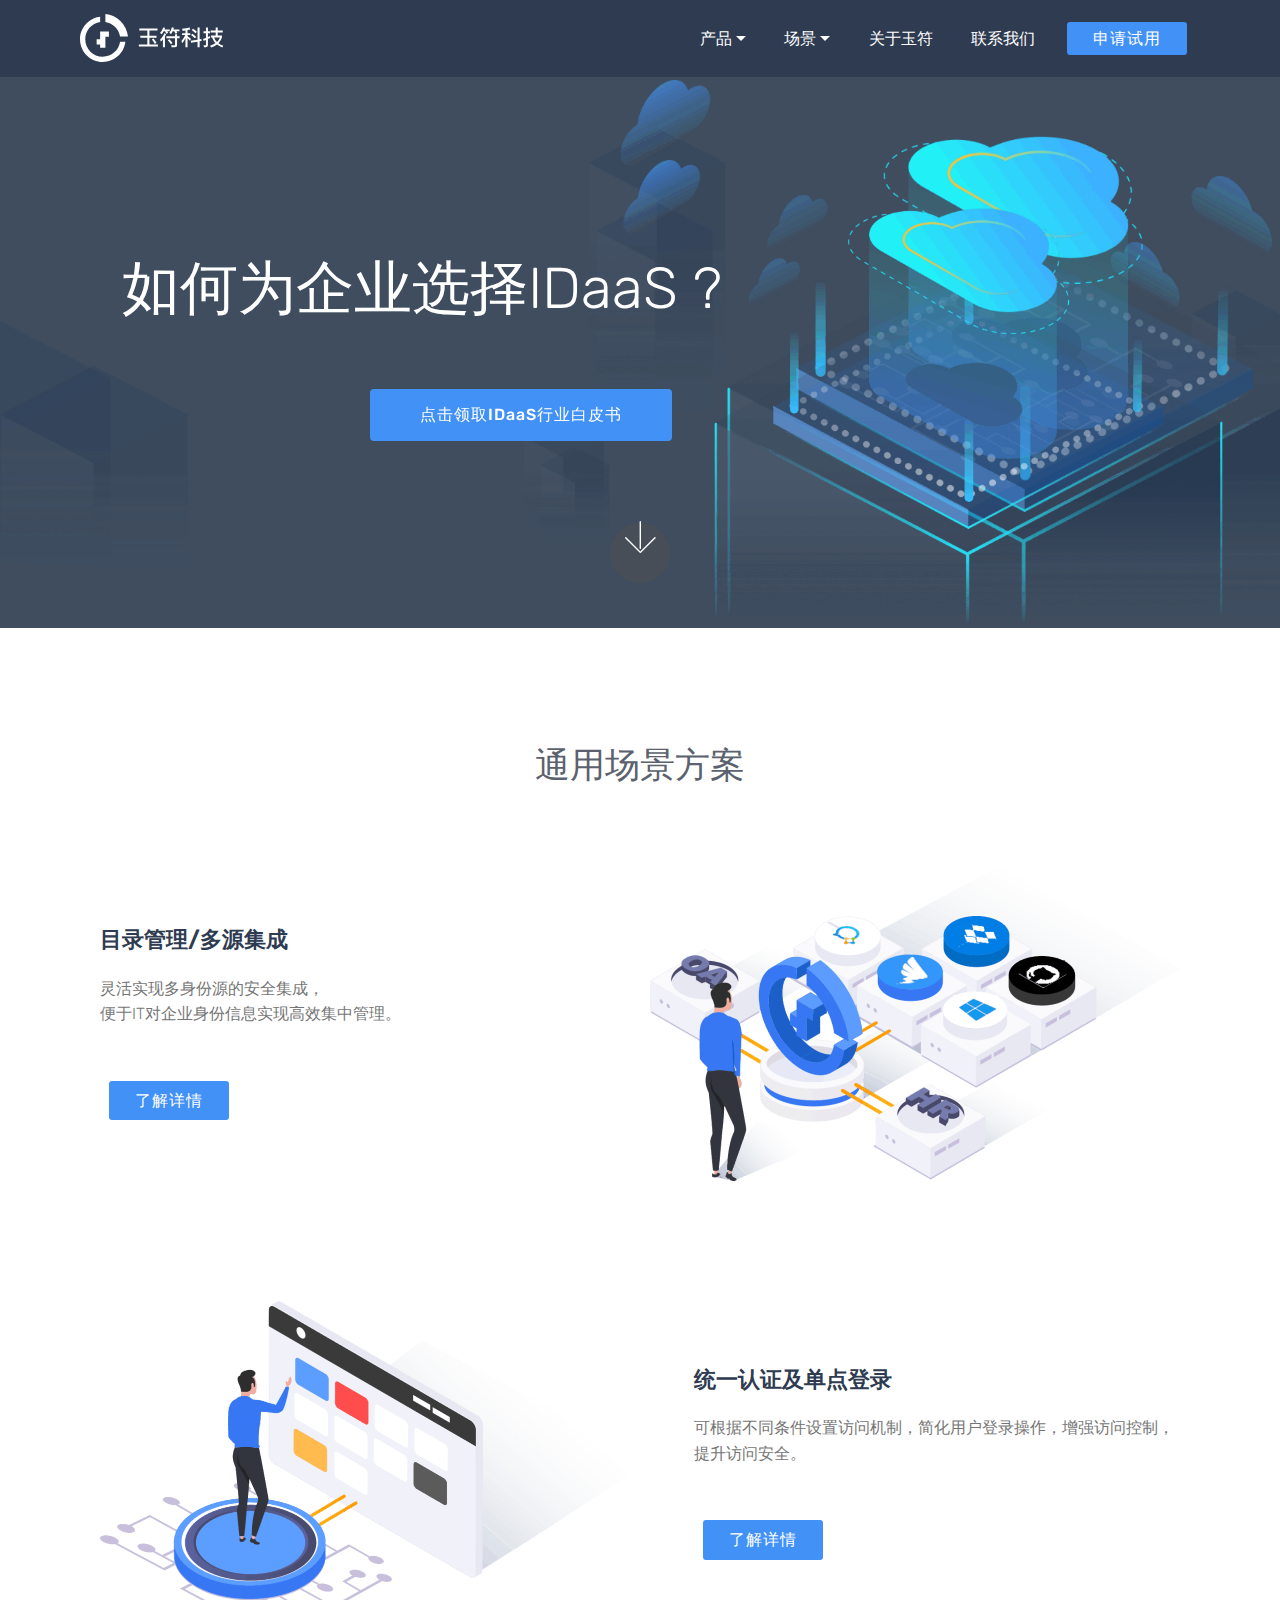
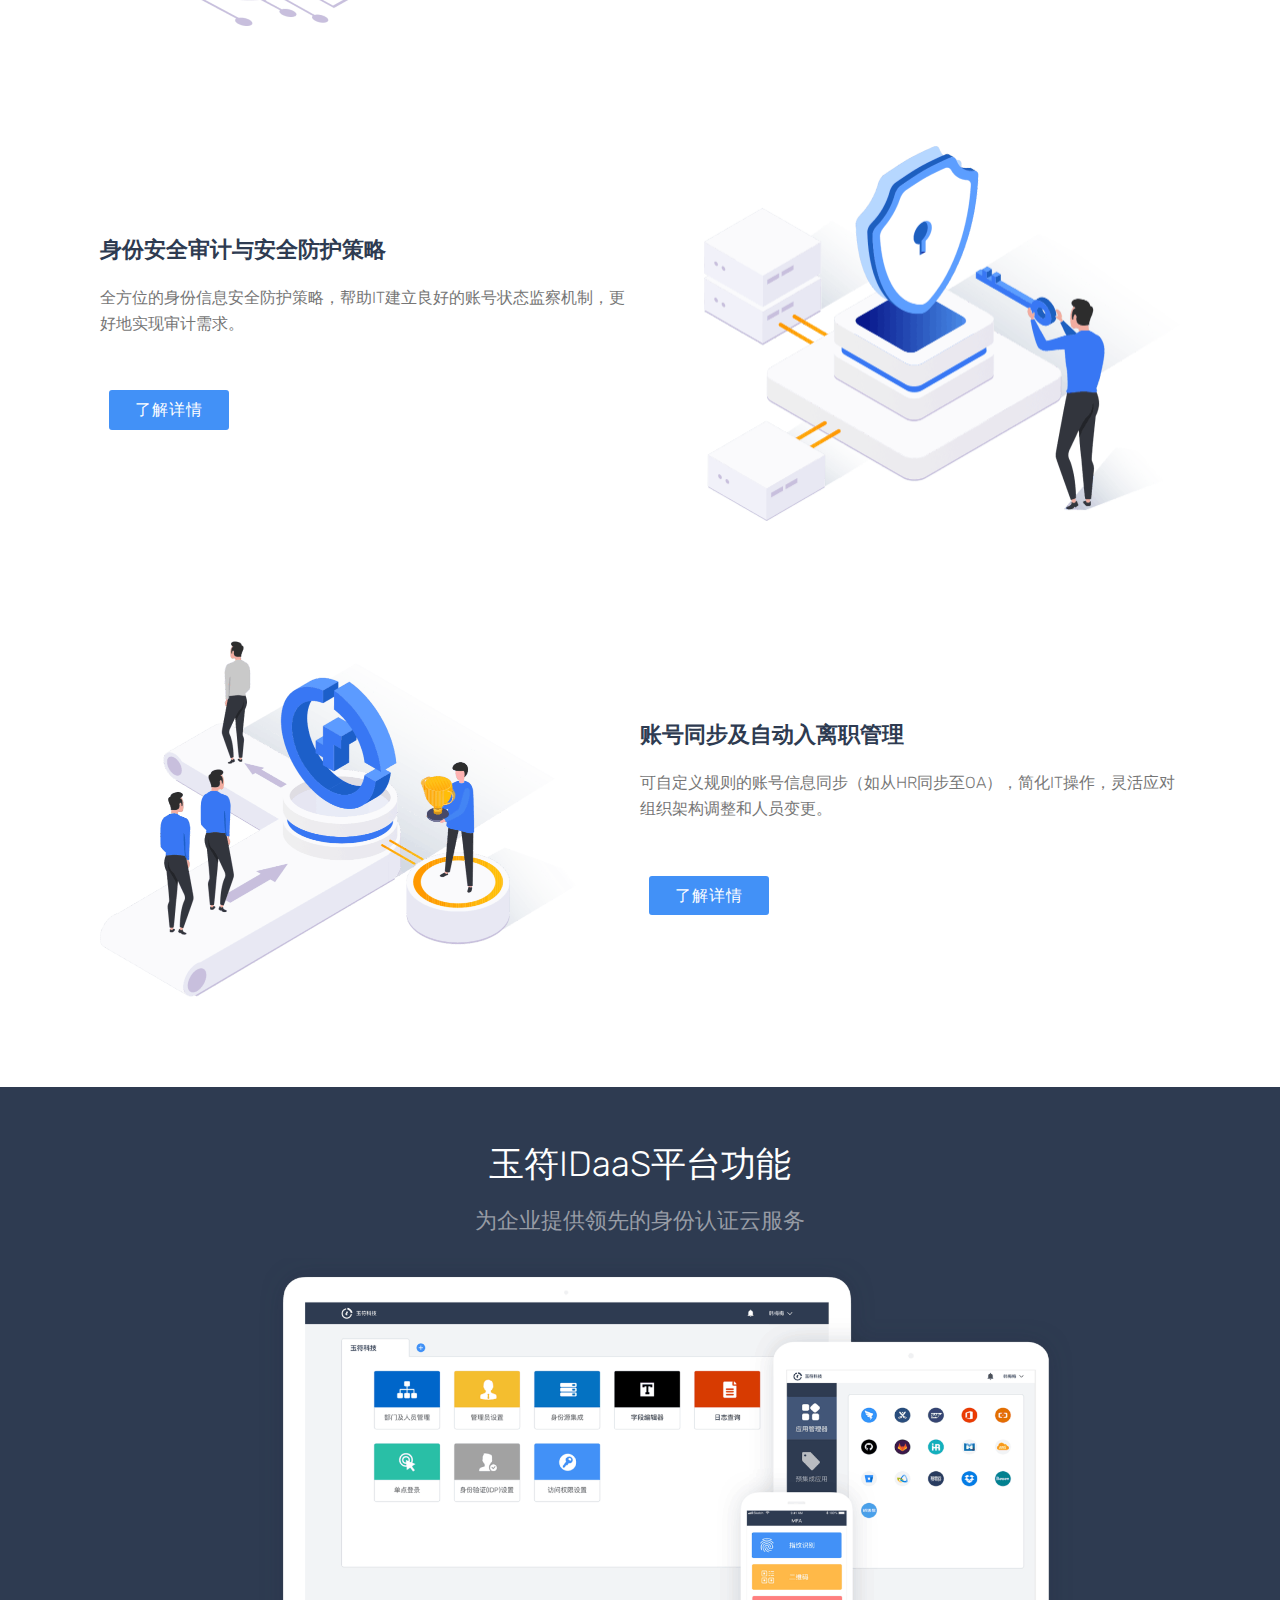
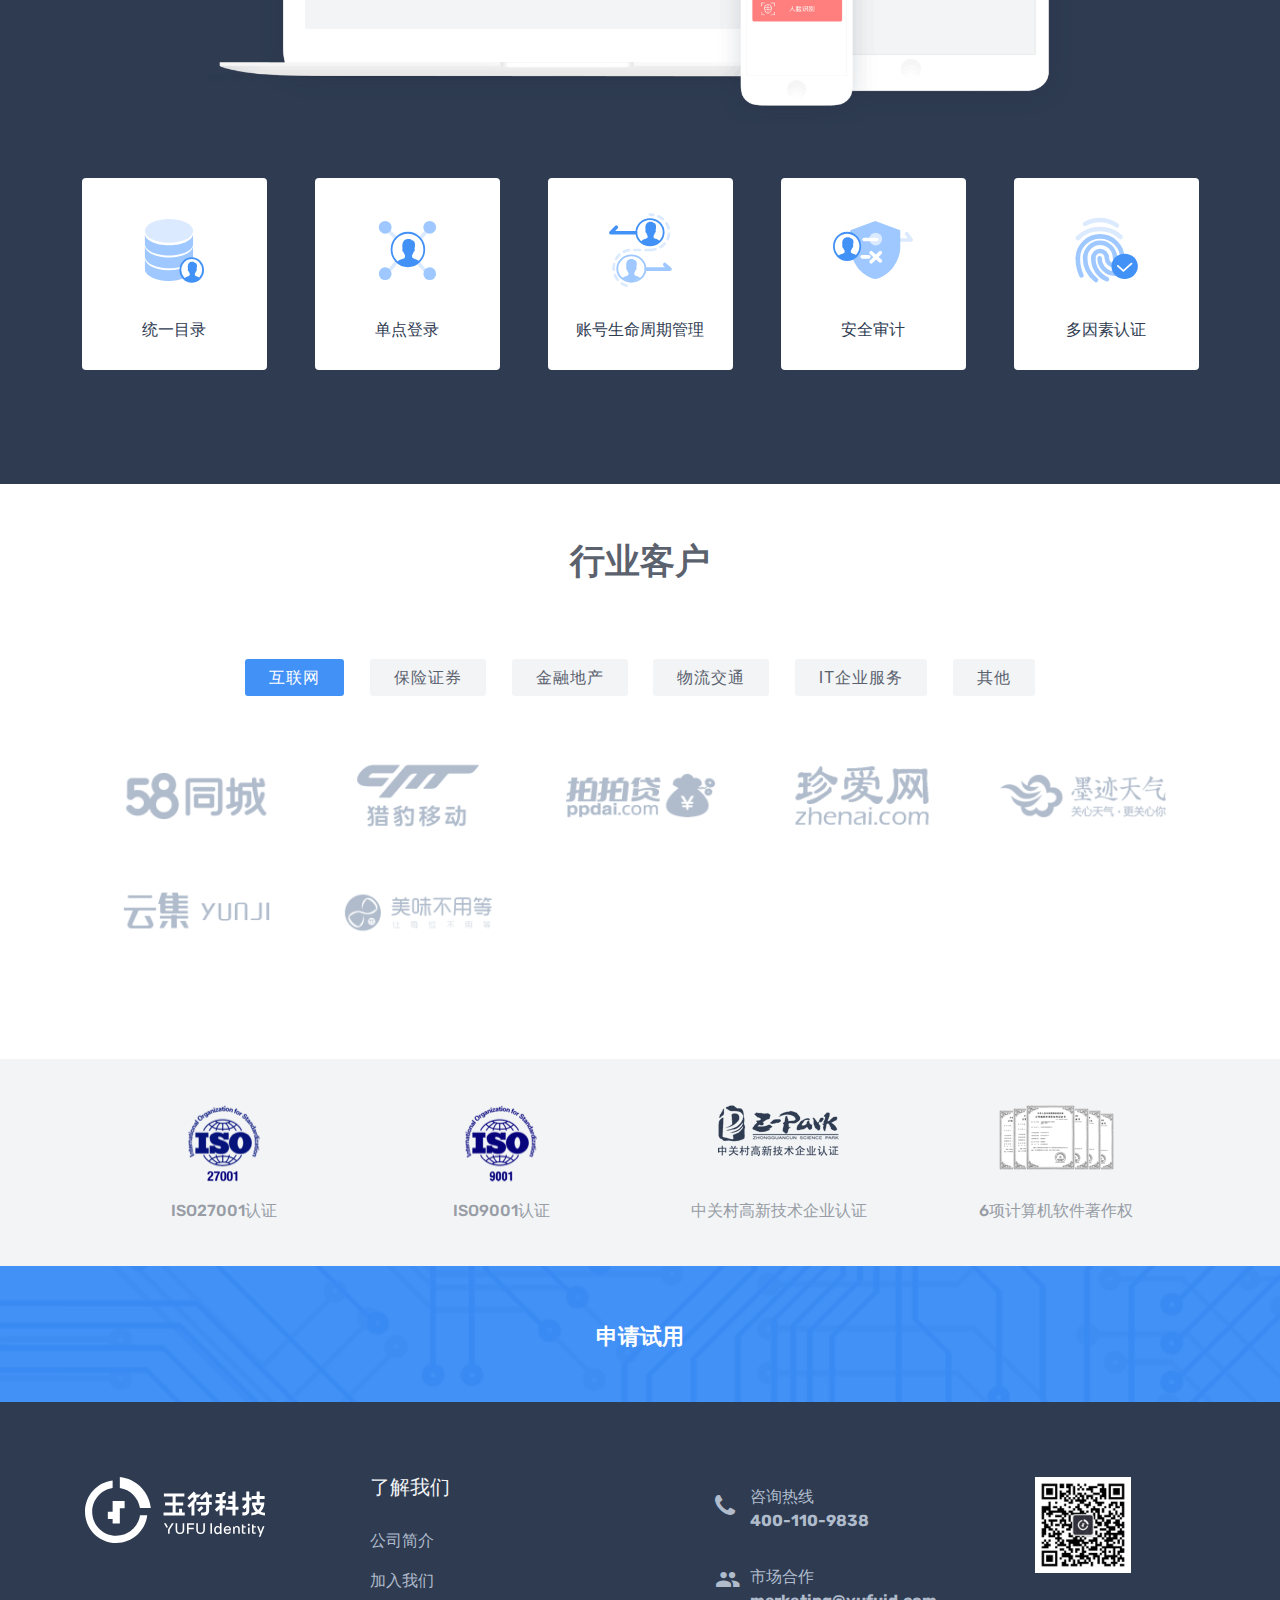
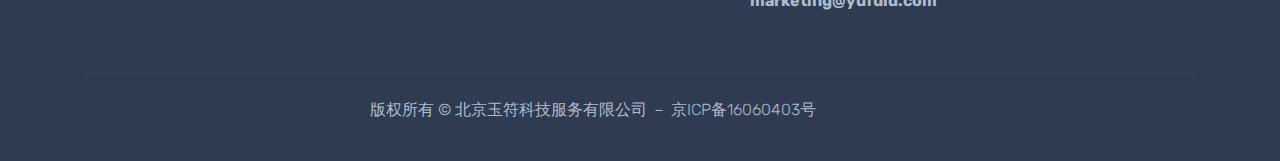
<file: index.html>
<!DOCTYPE html>
<html>
<head>
  <!-- Site made with Mobirise Website Builder v4.10.5, https://mobirise.com -->
  <meta charset="UTF-8">
  <meta http-equiv="X-UA-Compatible" content="IE=edge">
  <meta name="generator" content="Mobirise v4.10.5, mobirise.com">
  <meta name="viewport" content="width=device-width, initial-scale=1, minimum-scale=1">
  <link rel="shortcut icon" href="assets/images/favicon.ico" type="image/x-icon">
  <meta name="description" content="玉符统一身份认证云平台-可为企业实现从身份数据集中管理UD、访问控制SSO单点登录、账号生命周期管理LCM、到安全审计SA的高效安全、自主可控、系统科学的企业身份信息管理，进一步实现身份信息管理工具化、智能化、自动化。">
  
  <title>玉符科技IDaaS-企业身份管理云平台-为企业实现统一认证及单点登录</title>
  <link rel="stylesheet" href="assets/bootstrap-material-design-font/css/material.css">
  <link rel="stylesheet" href="assets/font-awesome/css/font-awesome.css">
  <link rel="stylesheet" href="assets/web/assets/mobirise-icons/mobirise-icons.css">
  <link rel="stylesheet" href="assets/tether/tether.min.css">
  <link rel="stylesheet" href="assets/bootstrap/css/bootstrap.min.css">
  <link rel="stylesheet" href="assets/bootstrap/css/bootstrap-grid.min.css">
  <link rel="stylesheet" href="assets/bootstrap/css/bootstrap-reboot.min.css">
  <link rel="stylesheet" href="assets/dropdown/css/style.css">
  <link rel="stylesheet" href="assets/theme/css/style.css">
  <link rel="stylesheet" href="assets/gallery/style.css">
  <link rel="stylesheet" href="assets/mobirise/css/mbr-additional.css" type="text/css">
  
  
  <meta name="keywords" content="单点登录,SSO,MFA,二次认证,什么是单点登录,IDaaS,IAM,ldap,统一身份认证,身份数据管理,身份同步,OA系统对接,活动目录AD,账号生命周期管理,组织架构同步,员工管理系统">
<script src="https://www.yufuid.com/assets/web/assets/jquery/jquery.min.js"></script>
</head>
<body>
  <section class="menu cid-rxesLcfRP5" once="menu" id="menu1-8">

    

    <nav class="navbar navbar-expand beta-menu navbar-dropdown align-items-center navbar-fixed-top navbar-toggleable-sm">
        <button class="navbar-toggler navbar-toggler-right" type="button" data-toggle="collapse" data-target="#navbarSupportedContent" aria-controls="navbarSupportedContent" aria-expanded="false" aria-label="Toggle navigation">
            <div class="hamburger">
                <span></span>
                <span></span>
                <span></span>
                <span></span>
            </div>
        </button>
        <div class="menu-logo">
            <div class="navbar-brand">
                <span class="navbar-logo">
                    <a href="index.html">
                         <img src="assets/images/logo.svg" alt="玉符科技IDaaS云平台" title="" style="height: 3rem;">
                    </a>
                </span>
                
            </div>
        </div>
        <div class="collapse navbar-collapse" id="navbarSupportedContent">
            <ul class="navbar-nav nav-dropdown" data-app-modern-menu="true"><li class="nav-item dropdown">
                    <a class="nav-link link text-white dropdown-toggle display-4" data-toggle="dropdown-submenu" aria-expanded="true">产品</a><div class="dropdown-menu"><a class="text-white dropdown-item display-4" href="ud.html">统一目录</a><a class="text-white dropdown-item display-4" href="sso.html">单点登录</a><a class="text-white dropdown-item display-4" href="lcm.html">账号生命周期管理</a><a class="text-white dropdown-item display-4" href="sa.html">安全审计</a><a class="text-white dropdown-item display-4" href="mfa.html">多因素认证</a></div>
                </li><li class="nav-item dropdown"><a class="nav-link link text-white dropdown-toggle display-4" data-toggle="dropdown-submenu" aria-expanded="false">场景</a><div class="dropdown-menu"><a class="text-white dropdown-item display-4" href="page9.html">目录集成管理</a><a class="text-white dropdown-item display-4" href="page10.html">统一认证及单点登录</a><a class="text-white dropdown-item display-4" href="page11.html">账号同步及自动入离职</a><a class="text-white dropdown-item display-4" href="page12.html">身份安全审计与安全防护策略</a></div></li><li class="nav-item"><a class="nav-link link text-white display-4" href="aboutus.html">
                        
                        关于玉符
                    </a></li>
                <li class="nav-item">
                    <a class="nav-link link text-white display-4" href="aboutus.html#contacts1-7o">联系我们</a>
                </li></ul>
            <div class="navbar-buttons mbr-section-btn"><a class="btn btn-sm btn-primary display-4" href="page13.html">申请试用</a></div>
        </div>
    </nav>
</section>

<section class="engine"><a href="https://mobirise.info/g">build your own site</a></section><section class="carousel slide cid-rx8W9VNPPc" data-interval="false" id="slider1-7">

    

    <div><div class="mbr-slider slide carousel" data-pause="true" data-keyboard="false" data-ride="carousel" data-interval="2000"><div class="carousel-inner" role="listbox"><div class="carousel-item slider-fullscreen-image active" data-bg-video-slide="false" style="background-image: url(assets/images/banner-2000x731.png);"><div class="container container-slide"><div class="image_wrapper"><img src="assets/images/banner-2000x731.png"><div class="carousel-caption justify-content-center"><div class="col-10 align-left"><h2 class="mbr-fonts-style display-1">如何为企业选择IDaaS ?<br><br></h2><div class="mbr-section-btn" buttons="0"> <a class="btn  display-4 btn-primary" href="page14.html">点击领取IDaaS行业白皮书</a> </div></div></div></div></div></div></div><a data-app-prevent-settings="" class="carousel-control carousel-control-prev" role="button" data-slide="prev" href="#slider1-7"><span aria-hidden="true" class="mbri-left mbr-iconfont"></span><span class="sr-only">Previous</span></a><a data-app-prevent-settings="" class="carousel-control carousel-control-next" role="button" data-slide="next" href="#slider1-7"><span aria-hidden="true" class="mbri-right mbr-iconfont"></span><span class="sr-only">Next</span></a></div></div>
 <div class="mbr-arrow ">
                <a href="#next">
                    <i class="mbri-down mbr-iconfont"></i>
                </a>
            </div>
</section>

<section class="mbr-section content4 cid-rxkH0d3Qj6" id="content4-e">

    

    <div class="container">
        <div class="media-container-row">
            <div class="title col-12 col-md-8">
                <h2 class="align-center pb-3 mbr-fonts-style display-2">
                    通用场景方案
                </h2>
                
                
            </div>
        </div>
    </div>
</section>

<section class="features11 cid-rxkHTBRp2F" id="features11-f">

    

    

    <div class="container">   
        <div class="col-md-12">
            <div class="media-container-row">
                <div class="mbr-figure m-auto" style="width: 55%;">
                    <img src="assets/images/1060x628.png" alt="玉符多源集成" title="实现企业身份信息高效集中管理">
                </div>
                <div class=" align-left aside-content">
                    <h2 class="mbr-title pt-2 mbr-fonts-style display-5">
                        <strong>目录管理/多源集成</strong>
                    </h2>
                    <div class="mbr-section-text">
                        <p class="mbr-text mb-5 pt-3 mbr-light mbr-fonts-style display-7">
                        灵活实现多身份源的安全集成，<br>便于IT对企业身份信息实现高效集中管理。
                        </p>
                    </div>
                    <div class="navbar-buttons mbr-section-btn"><a class="btn btn-sm btn-primary display-4" href="page9.html">了解详情</a></div>
                </div>
            </div>
        </div> 
    </div>          
</section>

<section class="features11 cid-rxkKkIoGn4" id="features11-j">

    

    

    <div class="container">   
        <div class="col-md-12">
            <div class="media-container-row">
                <div class="mbr-figure m-auto" style="width: 55%;">
                    <img src="assets/images/1060x649.png" alt="单点登录SSO" title="帮助企业实现访问控制SSO统一登录">
                </div>
                <div class=" align-left aside-content">
                    <h2 class="mbr-title pt-2 mbr-fonts-style display-5"><strong>
                        统一认证及单点登录
                    </strong></h2>
                    <div class="mbr-section-text">
                        <p class="mbr-text mb-5 pt-3 mbr-light mbr-fonts-style display-7">
                        可根据不同条件设置访问机制，简化用户登录操作，增强访问控制，提升访问安全。</p>
                    </div>
                    <div class="navbar-buttons mbr-section-btn"><a class="btn btn-sm btn-primary display-4" href="page10.html">了解详情</a></div>
                </div>
            </div>
        </div> 
    </div>          
</section>

<section class="features11 cid-rxkKCVMVzw" id="features11-m">

    

    

    <div class="container">   
        <div class="col-md-12">
            <div class="media-container-row">
                <div class="mbr-figure m-auto" style="width: 50%;">
                   <img src="assets/images/sa-952x751.png" alt="玉符身份安全审计SA" title="帮助IT建立良好的账号状态监察机制">
                </div>
                <div class=" align-left aside-content">
                    <h2 class="mbr-title pt-2 mbr-fonts-style display-5"><strong>
                        身份安全审计与安全防护策略
                    </strong></h2>
                    <div class="mbr-section-text">
                        <p class="mbr-text mb-5 pt-3 mbr-light mbr-fonts-style display-7">
                        全方位的身份信息安全防护策略，帮助IT建立良好的账号状态监察机制，更好地实现审计需求。</p>
                    </div>
                    <div class="navbar-buttons mbr-section-btn"><a class="btn btn-sm btn-primary display-4" href="page12.html">了解详情</a></div>
                </div>
            </div>
        </div> 
    </div>          
</section>

<section class="features11 cid-rxkKDcG8j2" id="features11-n">

    

    

    <div class="container">   
        <div class="col-md-12">
            <div class="media-container-row">
                <div class="mbr-figure m-auto" style="width: 50%;">
                  <img src="assets/images/lcm-952x711.png" alt="玉符多账号同步，便于实现系统对接" title="可自定义规则的账号信息同步">
                </div>
                <div class=" align-left aside-content">
                    <h2 class="mbr-title pt-2 mbr-fonts-style display-5"><strong>
                        账号同步及自动入离职管理
                    </strong></h2>
                    <div class="mbr-section-text">
                        <p class="mbr-text mb-5 pt-3 mbr-light mbr-fonts-style display-7">
                        可自定义规则的账号信息同步（如从HR同步至OA），简化IT操作，灵活应对组织架构调整和人员变更。</p>
                    </div>
                     <div class="navbar-buttons mbr-section-btn"><a class="btn btn-sm btn-primary display-4" href="page11.html">了解详情</a></div>
                </div>
            </div>
        </div> 
    </div>          
</section>

<section class="mbr-section content4 cid-rxkLclcIlo" id="content4-r">

    

    <div class="container">
        <div class="media-container-row">
            <div class="title col-12 col-md-8">
                <h2 class="align-center pb-3 mbr-fonts-style display-2">
                    玉符IDaaS平台功能
                </h2>
                <h3 class="mbr-section-subtitle align-center mbr-light mbr-fonts-style display-5">
                    为企业提供领先的身份认证云服务
                </h3>
                
            </div>
        </div>
    </div>
</section>

<section class="cid-rxkKVYM3GF" id="image1-o">

    

    <figure class="mbr-figure container">
        <div class="image-block" style="width: 78%;">
            <img src="assets/images/1466x789.png" width="1400" alt="玉符IDaaS企业身份管理平台" title="为企业提供领先的身份认证云服务">
            
        </div>
    </figure>
</section>

<section class="features2 cid-rxewzq1Yzn" id="features2-c">

    

    
    
    <div class="container">
        <div class="media-container-row">
            <div class="card p-3 col-12 col-md-6 col-lg-2">
                <div class="card-wrapper">
                    <div class="card-img">
                        <a href="ud.html"><img src="assets/images/18.svg" alt="统一目录" title=""></a>
                    </div>
                    <div class="card-box">
                        <h4 class="card-title pb-3 mbr-fonts-style display-7">
                            <a href="ud.html" class="text-warning">统一目录</a>
                        </h4>
                        
                    </div>
                </div>
            </div>

            <div class="card p-3 col-12 col-md-6 col-lg-2">
                <div class="card-wrapper">
                    <div class="card-img">
                        <a href="sso.html"><img src="assets/images/19.svg" alt="单点登录SSO" title=""></a>
                    </div>
                    <div class="card-box ">
                        <h4 class="card-title pb-3 mbr-fonts-style display-7">
                            <a href="sso.html" class="text-warning">单点登录</a>
                        </h4>
                        
                    </div>
                </div>
            </div>

            <div class="card p-3 col-12 col-md-6 col-lg-2">
                <div class="card-wrapper">
                    <div class="card-img">
                        <a href="lcm.html"><img src="assets/images/20.svg" alt="账号生命周期管理" title=""></a>
                    </div>
                    <div class="card-box">
                        <h4 class="card-title pb-3 mbr-fonts-style display-7"><a href="lcm.html" class="text-warning">
                            账号生命周期管理
                        </a></h4>
                        
                    </div>
                </div>
            </div>

            <div class="card p-3 col-12 col-md-6 col-lg-2">
                <div class="card-wrapper">
                    <div class="card-img">
                        <a href="sa.html"><img src="assets/images/-21.svg" alt="安全审计" title=""></a>
                    </div>
                    <div class="card-box">
                        <h4 class="card-title pb-3 mbr-fonts-style display-7"><a href="sa.html" class="text-warning">
                            安全审计
                        </a></h4>
                        
                    </div>
                </div>
            </div>
            <div class="card p-3 col-12 col-md-6 col-lg-2">
                <div class="card-wrapper">
                    <div class="card-img">
                        <a href="mfa.html"><img src="assets/images/22.svg" alt="MFA多因素认证" title=""></a>
                    </div>
                    <div class="card-box">
                        <h4 class="card-title pb-3 mbr-fonts-style display-7"><a href="mfa.html" class="text-warning">
                            多因素认证
                        </a></h4>
                        
                    </div>
                </div>
            </div>
        </div>
    </div>
</section>

<section class="mbr-section content4 cid-rxFRAsdOVJ" id="content4-14">

    

    <div class="container">
        <div class="media-container-row">
            <div class="title col-12 col-md-8">
                <h2 class="align-center pb-3 mbr-fonts-style display-2"><strong>
                    行业客户</strong></h2>
                
                
            </div>
        </div>
    </div>
</section>

<section class="mbr-gallery mbr-slider-carousel cid-ryD6gClyXW" id="gallery2-7a">

    

    <div class="container">
        <div id="gallery"><!-- Filter --><div class="mbr-gallery-filter container gallery-filter-active"><ul buttons="0"><li class="mbr-gallery-filter-all"><a class="btn btn-md btn-primary-outline active display-4" href="">所有</a></li></ul></div><!-- Gallery --><div class="mbr-gallery-row"><div class="mbr-gallery-layout-default"><div><div><div class="mbr-gallery-item mbr-gallery-item--p2" data-video-url="false" data-tags="互联网"><div href="#lb-gallery2-7a" data-slide-to="0" data-toggle="modal"><img src="assets/images/2-1-400x176-400x176.png" alt="" title=""><span class="icon-focus"></span></div></div><div class="mbr-gallery-item mbr-gallery-item--p2" data-video-url="false" data-tags="互联网"><div href="#lb-gallery2-7a" data-slide-to="1" data-toggle="modal"><img src="assets/images/1-1-400x176-400x176.png" alt="" title=""><span class="icon-focus"></span></div></div><div class="mbr-gallery-item mbr-gallery-item--p2" data-video-url="false" data-tags="互联网"><div href="#lb-gallery2-7a" data-slide-to="2" data-toggle="modal"><img src="assets/images/3-1-400x176-400x176.png" alt="" title=""><span class="icon-focus"></span></div></div><div class="mbr-gallery-item mbr-gallery-item--p2" data-video-url="false" data-tags="互联网"><div href="#lb-gallery2-7a" data-slide-to="3" data-toggle="modal"><img src="assets/images/4-1-400x176-400x176.png" alt="" title=""><span class="icon-focus"></span></div></div><div class="mbr-gallery-item mbr-gallery-item--p2" data-video-url="false" data-tags="互联网"><div href="#lb-gallery2-7a" data-slide-to="4" data-toggle="modal"><img src="assets/images/5-1-400x176-400x176.png" alt="" title=""><span class="icon-focus"></span></div></div><div class="mbr-gallery-item mbr-gallery-item--p2" data-video-url="false" data-tags="互联网"><div href="#lb-gallery2-7a" data-slide-to="5" data-toggle="modal"><img src="assets/images/6-1-400x176-400x176.png" alt="" title=""><span class="icon-focus"></span></div></div><div class="mbr-gallery-item mbr-gallery-item--p2" data-video-url="false" data-tags="互联网"><div href="#lb-gallery2-7a" data-slide-to="6" data-toggle="modal"><img src="assets/images/7-1-400x176-400x176.png" alt="" title=""><span class="icon-focus"></span></div></div><div class="mbr-gallery-item mbr-gallery-item--p2" data-video-url="false" data-tags="保险证券"><div href="#lb-gallery2-7a" data-slide-to="7" data-toggle="modal"><img src="assets/images/1-2-400x176-400x176.png" alt="" title=""><span class="icon-focus"></span></div></div><div class="mbr-gallery-item mbr-gallery-item--p2" data-video-url="false" data-tags="保险证券"><div href="#lb-gallery2-7a" data-slide-to="8" data-toggle="modal"><img src="assets/images/2-2-400x176-400x176.png" alt="" title=""><span class="icon-focus"></span></div></div><div class="mbr-gallery-item mbr-gallery-item--p2" data-video-url="false" data-tags="保险证券"><div href="#lb-gallery2-7a" data-slide-to="9" data-toggle="modal"><img src="assets/images/3-2-400x176-400x176.png" alt="" title=""><span class="icon-focus"></span></div></div><div class="mbr-gallery-item mbr-gallery-item--p2" data-video-url="false" data-tags="金融地产"><div href="#lb-gallery2-7a" data-slide-to="10" data-toggle="modal"><img src="assets/images/1-3-400x176-400x176.png" alt="" title=""><span class="icon-focus"></span></div></div><div class="mbr-gallery-item mbr-gallery-item--p2" data-video-url="false" data-tags="金融地产"><div href="#lb-gallery2-7a" data-slide-to="11" data-toggle="modal"><img src="assets/images/2-3-400x176-400x176.png" alt="" title=""><span class="icon-focus"></span></div></div><div class="mbr-gallery-item mbr-gallery-item--p2" data-video-url="false" data-tags="金融地产"><div href="#lb-gallery2-7a" data-slide-to="12" data-toggle="modal"><img src="assets/images/3-3-400x176-400x176.png" alt="" title=""><span class="icon-focus"></span></div></div><div class="mbr-gallery-item mbr-gallery-item--p2" data-video-url="false" data-tags="金融地产"><div href="#lb-gallery2-7a" data-slide-to="13" data-toggle="modal"><img src="assets/images/4-400x176-400x176.png" alt="" title=""><span class="icon-focus"></span></div></div><div class="mbr-gallery-item mbr-gallery-item--p2" data-video-url="false" data-tags="金融地产"><div href="#lb-gallery2-7a" data-slide-to="14" data-toggle="modal"><img src="assets/images/5-2-400x176-400x176.png" alt="" title=""><span class="icon-focus"></span></div></div><div class="mbr-gallery-item mbr-gallery-item--p2" data-video-url="false" data-tags="金融地产"><div href="#lb-gallery2-7a" data-slide-to="15" data-toggle="modal"><img src="assets/images/6-2-400x176-400x176.png" alt="" title=""><span class="icon-focus"></span></div></div><div class="mbr-gallery-item mbr-gallery-item--p2" data-video-url="false" data-tags="金融地产"><div href="#lb-gallery2-7a" data-slide-to="16" data-toggle="modal"><img src="assets/images/7-2-400x176-400x176.png" alt="" title=""><span class="icon-focus"></span></div></div><div class="mbr-gallery-item mbr-gallery-item--p2" data-video-url="false" data-tags="金融地产"><div href="#lb-gallery2-7a" data-slide-to="17" data-toggle="modal"><img src="assets/images/8-1-400x176-400x176.png" alt="" title=""><span class="icon-focus"></span></div></div><div class="mbr-gallery-item mbr-gallery-item--p2" data-video-url="false" data-tags="金融地产"><div href="#lb-gallery2-7a" data-slide-to="18" data-toggle="modal"><img src="assets/images/9-400x176-400x176.png" alt="" title=""><span class="icon-focus"></span></div></div><div class="mbr-gallery-item mbr-gallery-item--p2" data-video-url="false" data-tags="金融地产"><div href="#lb-gallery2-7a" data-slide-to="19" data-toggle="modal"><img src="assets/images/10-400x176-400x176.png" alt="" title=""><span class="icon-focus"></span></div></div><div class="mbr-gallery-item mbr-gallery-item--p2" data-video-url="false" data-tags="金融地产"><div href="#lb-gallery2-7a" data-slide-to="20" data-toggle="modal"><img src="assets/images/11-400x176-400x176.png" alt="" title=""><span class="icon-focus"></span></div></div><div class="mbr-gallery-item mbr-gallery-item--p2" data-video-url="false" data-tags="金融地产"><div href="#lb-gallery2-7a" data-slide-to="21" data-toggle="modal"><img src="assets/images/12-400x176-400x176.png" alt="" title=""><span class="icon-focus"></span></div></div><div class="mbr-gallery-item mbr-gallery-item--p2" data-video-url="false" data-tags="金融地产"><div href="#lb-gallery2-7a" data-slide-to="22" data-toggle="modal"><img src="assets/images/13-400x176-400x176.png" alt="" title=""><span class="icon-focus"></span></div></div><div class="mbr-gallery-item mbr-gallery-item--p2" data-video-url="false" data-tags="金融地产"><div href="#lb-gallery2-7a" data-slide-to="23" data-toggle="modal"><img src="assets/images/14-400x176-400x176.png" alt="" title=""><span class="icon-focus"></span></div></div><div class="mbr-gallery-item mbr-gallery-item--p2" data-video-url="false" data-tags="金融地产"><div href="#lb-gallery2-7a" data-slide-to="24" data-toggle="modal"><img src="assets/images/15-400x176-400x176.png" alt="" title=""><span class="icon-focus"></span></div></div><div class="mbr-gallery-item mbr-gallery-item--p2" data-video-url="false" data-tags="物流交通"><div href="#lb-gallery2-7a" data-slide-to="25" data-toggle="modal"><img src="assets/images/1-4-400x176-400x176.png" alt="" title=""><span class="icon-focus"></span></div></div><div class="mbr-gallery-item mbr-gallery-item--p2" data-video-url="false" data-tags="物流交通"><div href="#lb-gallery2-7a" data-slide-to="26" data-toggle="modal"><img src="assets/images/2-4-400x176-400x176.png" alt="" title=""><span class="icon-focus"></span></div></div><div class="mbr-gallery-item mbr-gallery-item--p2" data-video-url="false" data-tags="物流交通"><div href="#lb-gallery2-7a" data-slide-to="27" data-toggle="modal"><img src="assets/images/3-4-400x176-400x176.png" alt="" title=""><span class="icon-focus"></span></div></div><div class="mbr-gallery-item mbr-gallery-item--p2" data-video-url="false" data-tags="物流交通"><div href="#lb-gallery2-7a" data-slide-to="28" data-toggle="modal"><img src="assets/images/4-3-400x176-400x176.png" alt="" title=""><span class="icon-focus"></span></div></div><div class="mbr-gallery-item mbr-gallery-item--p2" data-video-url="false" data-tags="物流交通"><div href="#lb-gallery2-7a" data-slide-to="29" data-toggle="modal"><img src="assets/images/5-3-400x176-400x176.png" alt="" title=""><span class="icon-focus"></span></div></div><div class="mbr-gallery-item mbr-gallery-item--p2" data-video-url="false" data-tags="物流交通"><div href="#lb-gallery2-7a" data-slide-to="30" data-toggle="modal"><img src="assets/images/6-3-400x176-400x176.png" alt="" title=""><span class="icon-focus"></span></div></div><div class="mbr-gallery-item mbr-gallery-item--p2" data-video-url="false" data-tags="IT企业服务"><div href="#lb-gallery2-7a" data-slide-to="31" data-toggle="modal"><img src="assets/images/1-400x176-400x176.png" alt="" title=""><span class="icon-focus"></span></div></div><div class="mbr-gallery-item mbr-gallery-item--p2" data-video-url="false" data-tags="IT企业服务"><div href="#lb-gallery2-7a" data-slide-to="32" data-toggle="modal"><img src="assets/images/2-400x176-400x176.png" alt="" title=""><span class="icon-focus"></span></div></div><div class="mbr-gallery-item mbr-gallery-item--p2" data-video-url="false" data-tags="IT企业服务"><div href="#lb-gallery2-7a" data-slide-to="33" data-toggle="modal"><img src="assets/images/3-400x176-400x176.png" alt="" title=""><span class="icon-focus"></span></div></div><div class="mbr-gallery-item mbr-gallery-item--p2" data-video-url="false" data-tags="IT企业服务"><div href="#lb-gallery2-7a" data-slide-to="34" data-toggle="modal"><img src="assets/images/4-400x176-400x176.png" alt="" title=""><span class="icon-focus"></span></div></div><div class="mbr-gallery-item mbr-gallery-item--p2" data-video-url="false" data-tags="IT企业服务"><div href="#lb-gallery2-7a" data-slide-to="35" data-toggle="modal"><img src="assets/images/5-400x176-400x176.png" alt="" title=""><span class="icon-focus"></span></div></div><div class="mbr-gallery-item mbr-gallery-item--p2" data-video-url="false" data-tags="IT企业服务"><div href="#lb-gallery2-7a" data-slide-to="36" data-toggle="modal"><img src="assets/images/6-400x176-400x176.png" alt="" title=""><span class="icon-focus"></span></div></div><div class="mbr-gallery-item mbr-gallery-item--p2" data-video-url="false" data-tags="IT企业服务"><div href="#lb-gallery2-7a" data-slide-to="37" data-toggle="modal"><img src="assets/images/7-400x176-400x176.png" alt="" title=""><span class="icon-focus"></span></div></div><div class="mbr-gallery-item mbr-gallery-item--p2" data-video-url="false" data-tags="IT企业服务"><div href="#lb-gallery2-7a" data-slide-to="38" data-toggle="modal"><img src="assets/images/8-400x176-400x176.png" alt="" title=""><span class="icon-focus"></span></div></div><div class="mbr-gallery-item mbr-gallery-item--p2" data-video-url="false" data-tags="其他"><div href="#lb-gallery2-7a" data-slide-to="39" data-toggle="modal"><img src="assets/images/1-5-400x176-400x176.png" alt="" title=""><span class="icon-focus"></span></div></div><div class="mbr-gallery-item mbr-gallery-item--p2" data-video-url="false" data-tags="其他"><div href="#lb-gallery2-7a" data-slide-to="40" data-toggle="modal"><img src="assets/images/2-5-400x176-400x176.png" alt="" title=""><span class="icon-focus"></span></div></div><div class="mbr-gallery-item mbr-gallery-item--p2" data-video-url="false" data-tags="其他"><div href="#lb-gallery2-7a" data-slide-to="41" data-toggle="modal"><img src="assets/images/3-5-400x176-400x176.png" alt="" title=""><span class="icon-focus"></span></div></div><div class="mbr-gallery-item mbr-gallery-item--p2" data-video-url="false" data-tags="其他"><div href="#lb-gallery2-7a" data-slide-to="42" data-toggle="modal"><img src="assets/images/4-4-400x176-400x176.png" alt="" title=""><span class="icon-focus"></span></div></div></div></div><div class="clearfix"></div></div></div><!-- Lightbox --><div data-app-prevent-settings="" class="mbr-slider modal fade carousel slide" tabindex="-1" data-keyboard="true" data-interval="false" id="lb-gallery2-7a"><div class="modal-dialog"><div class="modal-content"><div class="modal-body"><div class="carousel-inner"><div class="carousel-item"><img src="assets/images/2-1-400x176.png" alt="" title=""></div><div class="carousel-item"><img src="assets/images/1-1-400x176.png" alt="" title=""></div><div class="carousel-item"><img src="assets/images/3-1-400x176.png" alt="" title=""></div><div class="carousel-item"><img src="assets/images/4-1-400x176.png" alt="" title=""></div><div class="carousel-item"><img src="assets/images/5-1-400x176.png" alt="" title=""></div><div class="carousel-item"><img src="assets/images/6-1-400x176.png" alt="" title=""></div><div class="carousel-item"><img src="assets/images/7-1-400x176.png" alt="" title=""></div><div class="carousel-item"><img src="assets/images/1-2-400x176.png" alt="" title=""></div><div class="carousel-item"><img src="assets/images/2-2-400x176.png" alt="" title=""></div><div class="carousel-item"><img src="assets/images/3-2-400x176.png" alt="" title=""></div><div class="carousel-item"><img src="assets/images/1-3-400x176.png" alt="" title=""></div><div class="carousel-item"><img src="assets/images/2-3-400x176.png" alt="" title=""></div><div class="carousel-item"><img src="assets/images/3-3-400x176.png" alt="" title=""></div><div class="carousel-item"><img src="assets/images/4-400x176.png" alt="" title=""></div><div class="carousel-item"><img src="assets/images/5-2-400x176.png" alt="" title=""></div><div class="carousel-item"><img src="assets/images/6-2-400x176.png" alt="" title=""></div><div class="carousel-item"><img src="assets/images/7-2-400x176.png" alt="" title=""></div><div class="carousel-item"><img src="assets/images/8-1-400x176.png" alt="" title=""></div><div class="carousel-item"><img src="assets/images/9-400x176.png" alt="" title=""></div><div class="carousel-item"><img src="assets/images/10-400x176.png" alt="" title=""></div><div class="carousel-item"><img src="assets/images/11-400x176.png" alt="" title=""></div><div class="carousel-item"><img src="assets/images/12-400x176.png" alt="" title=""></div><div class="carousel-item"><img src="assets/images/13-400x176.png" alt="" title=""></div><div class="carousel-item"><img src="assets/images/14-400x176.png" alt="" title=""></div><div class="carousel-item"><img src="assets/images/15-400x176.png" alt="" title=""></div><div class="carousel-item"><img src="assets/images/1-4-400x176.png" alt="" title=""></div><div class="carousel-item"><img src="assets/images/2-4-400x176.png" alt="" title=""></div><div class="carousel-item"><img src="assets/images/3-4-400x176.png" alt="" title=""></div><div class="carousel-item"><img src="assets/images/4-3-400x176.png" alt="" title=""></div><div class="carousel-item"><img src="assets/images/5-3-400x176.png" alt="" title=""></div><div class="carousel-item"><img src="assets/images/6-3-400x176.png" alt="" title=""></div><div class="carousel-item"><img src="assets/images/1-400x176.png" alt="" title=""></div><div class="carousel-item"><img src="assets/images/2-400x176.png" alt="" title=""></div><div class="carousel-item"><img src="assets/images/3-400x176.png" alt="" title=""></div><div class="carousel-item"><img src="assets/images/4-400x176.png" alt="" title=""></div><div class="carousel-item"><img src="assets/images/5-400x176.png" alt="" title=""></div><div class="carousel-item"><img src="assets/images/6-400x176.png" alt="" title=""></div><div class="carousel-item"><img src="assets/images/7-400x176.png" alt="" title=""></div><div class="carousel-item"><img src="assets/images/8-400x176.png" alt="" title=""></div><div class="carousel-item active"><img src="assets/images/1-5-400x176.png" alt="" title=""></div><div class="carousel-item"><img src="assets/images/2-5-400x176.png" alt="" title=""></div><div class="carousel-item"><img src="assets/images/3-5-400x176.png" alt="" title=""></div><div class="carousel-item"><img src="assets/images/4-4-400x176.png" alt="" title=""></div></div><a class="carousel-control carousel-control-prev" role="button" data-slide="prev" href="#lb-gallery2-7a"><span class="mbri-left mbr-iconfont" aria-hidden="true"></span><span class="sr-only">Previous</span></a><a class="carousel-control carousel-control-next" role="button" data-slide="next" href="#lb-gallery2-7a"><span class="mbri-right mbr-iconfont" aria-hidden="true"></span><span class="sr-only">Next</span></a><a class="close" href="#" role="button" data-dismiss="modal"><span class="sr-only">Close</span></a></div></div></div></div></div>
    </div>
</section>

<section class="features2 cid-rxFRO6BMso" id="features2-15">

    

    
    
    <div class="container">
        <div class="media-container-row">
            <div class="card p-3 col-12 col-md-6 col-lg-2">
                <div class="card-wrapper">
                    <div class="card-img">
                        <img src="assets/images/10-72x78.png" alt="玉符单点登录ISO27001认证" title="">
                    </div>
                    <div class="card-box">
                        <h4 class="card-title pb-3 mbr-fonts-style display-7">
                            ISO27001认证
                        </h4>
                        
                    </div>
                </div>
            </div>

            <div class="card p-3 col-12 col-md-6 col-lg-2">
                <div class="card-wrapper">
                    <div class="card-img">
                        <img src="assets/images/23-72x77.png" alt="玉符单点登录ISO9001认证" title="">
                    </div>
                    <div class="card-box ">
                        <h4 class="card-title pb-3 mbr-fonts-style display-7">
                            ISO9001认证
                        </h4>
                        
                    </div>
                </div>
            </div>

            <div class="card p-3 col-12 col-md-6 col-lg-2">
                <div class="card-wrapper">
                    <div class="card-img">
                        <img src="assets/images/24-121x51.png" alt="玉符科技中关村高新技术企业认证" title="">
                    </div>
                    <div class="card-box">
                        <h4 class="card-title pb-3 mbr-fonts-style display-7">
                            中关村高新技术企业认证
                        </h4>
                        
                    </div>
                </div>
            </div>

            <div class="card p-3 col-12 col-md-6 col-lg-2">
                <div class="card-wrapper">
                    <div class="card-img">
                        <img src="assets/images/25-115x65.png" alt="Mobirise" title="">
                    </div>
                    <div class="card-box">
                        <h4 class="card-title pb-3 mbr-fonts-style display-7">
                            6项计算机软件著作权
                        </h4>
                        
                    </div>
                </div>
            </div>
            
        </div>
    </div>
</section>

<section class="mbr-section info3 cid-rxFSNVCIvQ" id="info3-16">

    

    

    <div class="container">
        <div class="row justify-content-center"><a href="page13.html">
            </a><div class="media-container-column title col-12 col-md-10"><a href="page13.html">
                <h2 class="align-left mbr-bold mbr-white pb-3 mbr-fonts-style display-5">
                    申请试用
                </h2>
                
                
                </a>
            </div>
        </div>
    </div>
</section>

<section class="cid-rxetaNvnJH" id="footer1-9">

    

    

    <div class="container">
        <div class="media-container-row content text-success">
            <div class="col-12 col-lg-3 mbr-fonts-style display-5">
                <div class="media-wrap">
                    <a href="#top">
                        <img src="assets/images/logo10.svg" alt="玉符科技logo" title="">
                    </a>
                </div>
            </div>
            <div class="col-12 col-lg-2 mbr-fonts-style display-7">
                <h5 class="pb-3">
                    了解我们
                </h5>
                <p class="mbr-text"><a href="aboutus.html" class="text-success">公司简介</a><br><a href="https://app.mokahr.com/apply/yufu/3753" class="text-success">加入我们</a><br><br></p>
            </div>
            <div class="col-12 col-lg-2 mbr-fonts-style display-7">

            </div>
            <div class="col-12 col-lg-3 mbr-fonts-style display-7">
                <span class="mbr-iconfont fa-phone fa"></span>
                <p class="mbr-text">咨询热线</p> <p class="mbr-text contact-text"><strong>400-110-9838</strong></p>
                <span class="mbr-iconfont second mdi-social-people"></span>
                <p class="mbr-text">市场合作</p> <p class="mbr-text contact-text"><strong>marketing@yufuid.com</strong></p>
            </div>
            <div class="col-12 col-lg-2 mbr-fonts-style display-5">
                <div class="media-wrap">
                    <a href="#bottom">
                        <img src="assets/images/240x240.png" alt="玉符公众号" title="">
                    </a>
                </div>
            </div>
        </div>
        <div class="footer-lower">
            <div class="media-container-row">
                <div class="col-sm-12">
                    <hr>
                </div>
            </div>
            <div class="media-container-row mbr-white">
                <div class="col-sm-6 copyright">
                    <p class="mbr-text mbr-fonts-style display-4">版权所有 © 北京玉符科技服务有限公司 － 京ICP备16060403号</p>
                </div>
            </div>
        </div>
    </div>
</section>


  <script src="assets/web/assets/jquery/jquery.min.js"></script>
  <script src="assets/popper/popper.min.js"></script>
  <script src="assets/tether/tether.min.js"></script>
  <script src="assets/bootstrap/js/bootstrap.min.js"></script>
  <script src="assets/dropdown/js/nav-dropdown.js"></script>
  <script src="assets/dropdown/js/navbar-dropdown.js"></script>
  <script src="assets/ytplayer/jquery.mb.ytplayer.min.js"></script>
  <script src="assets/vimeoplayer/jquery.mb.vimeo_player.js"></script>
  <script src="assets/bootstrapcarouselswipe/bootstrap-carousel-swipe.js"></script>
  <script src="assets/smoothscroll/smooth-scroll.js"></script>
  <script src="assets/touchswipe/jquery.touch-swipe.min.js"></script>
  <script src="assets/masonry/masonry.pkgd.min.js"></script>
  <script src="assets/imagesloaded/imagesloaded.pkgd.min.js"></script>
  <script src="assets/theme/js/script.js"></script>
  <script src="assets/gallery/player.min.js"></script>
  <script src="assets/gallery/script.js"></script>
  <script src="assets/slidervideo/script.js"></script>
  
      <script>
        $( document ).ready(function() {
	$(".btn-primary-outline:contains('互联网')").click();
});
    </script>
</body>
</html>
</file>
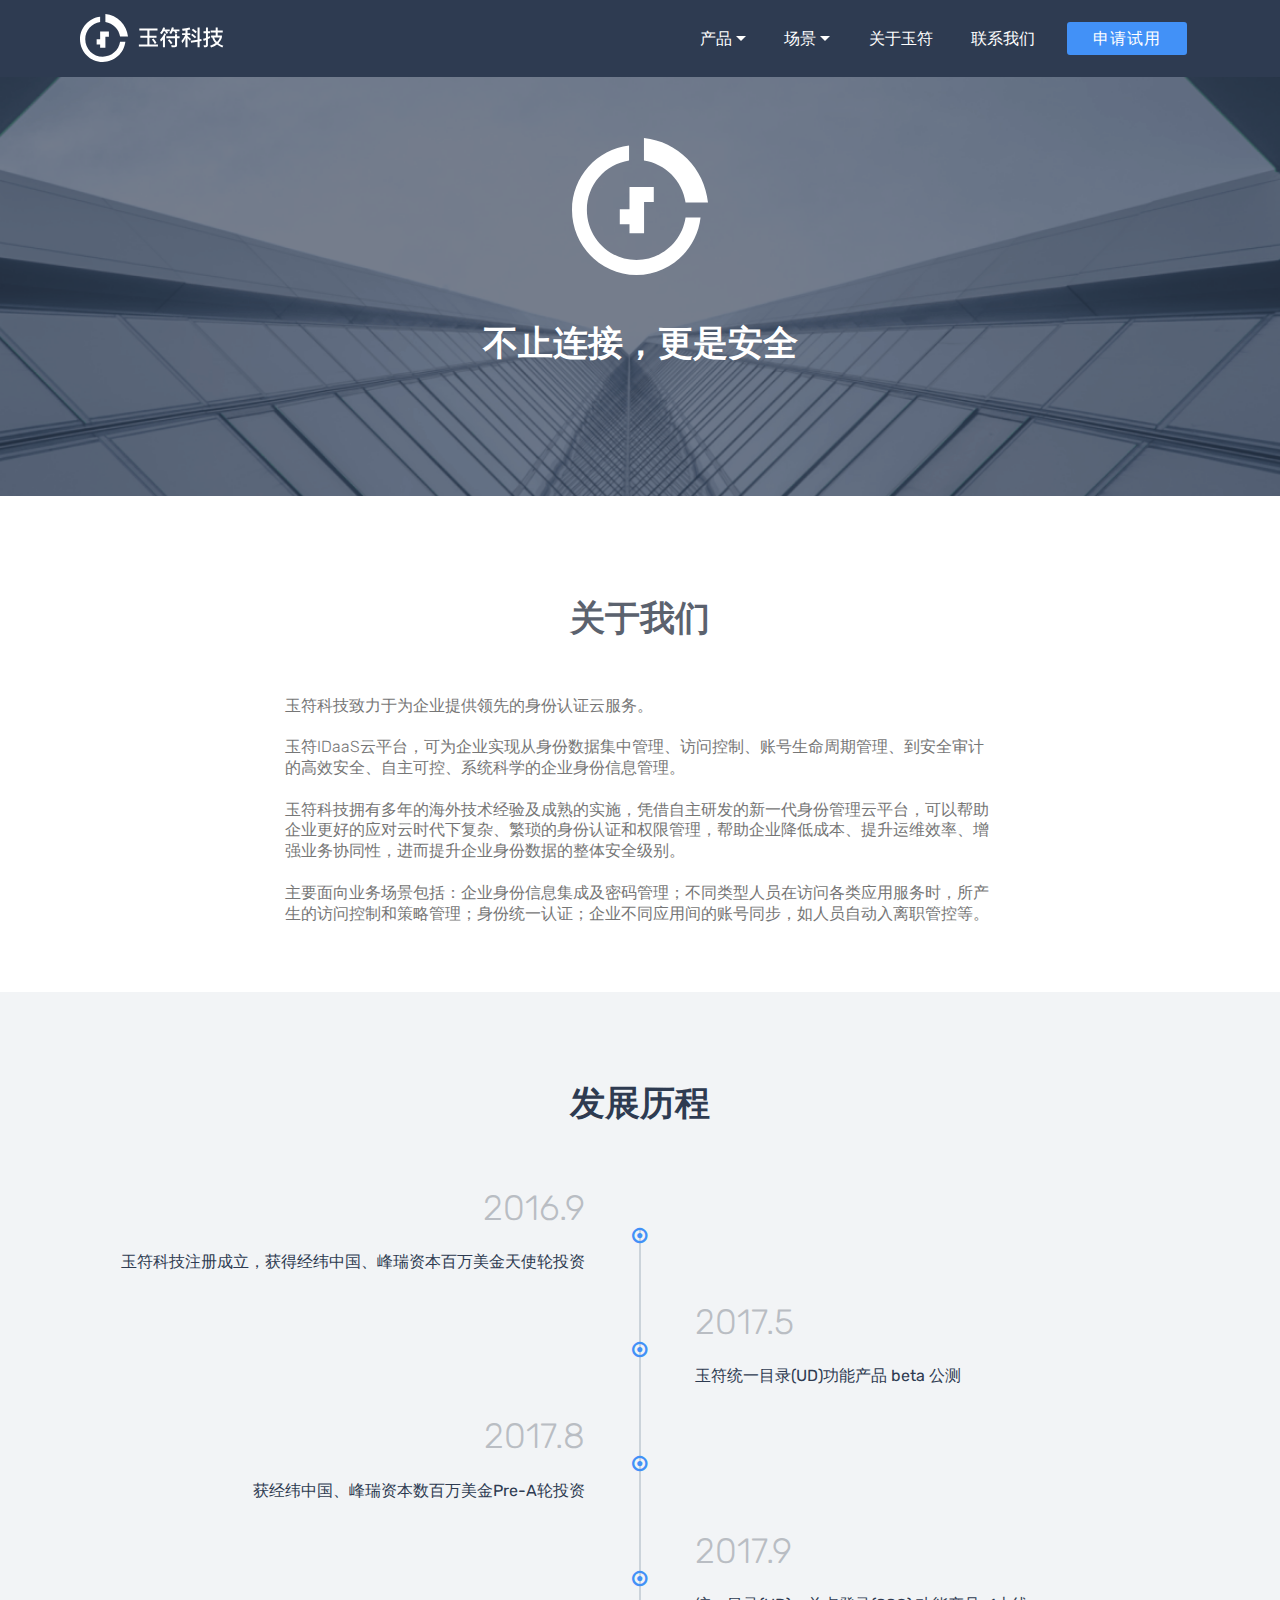
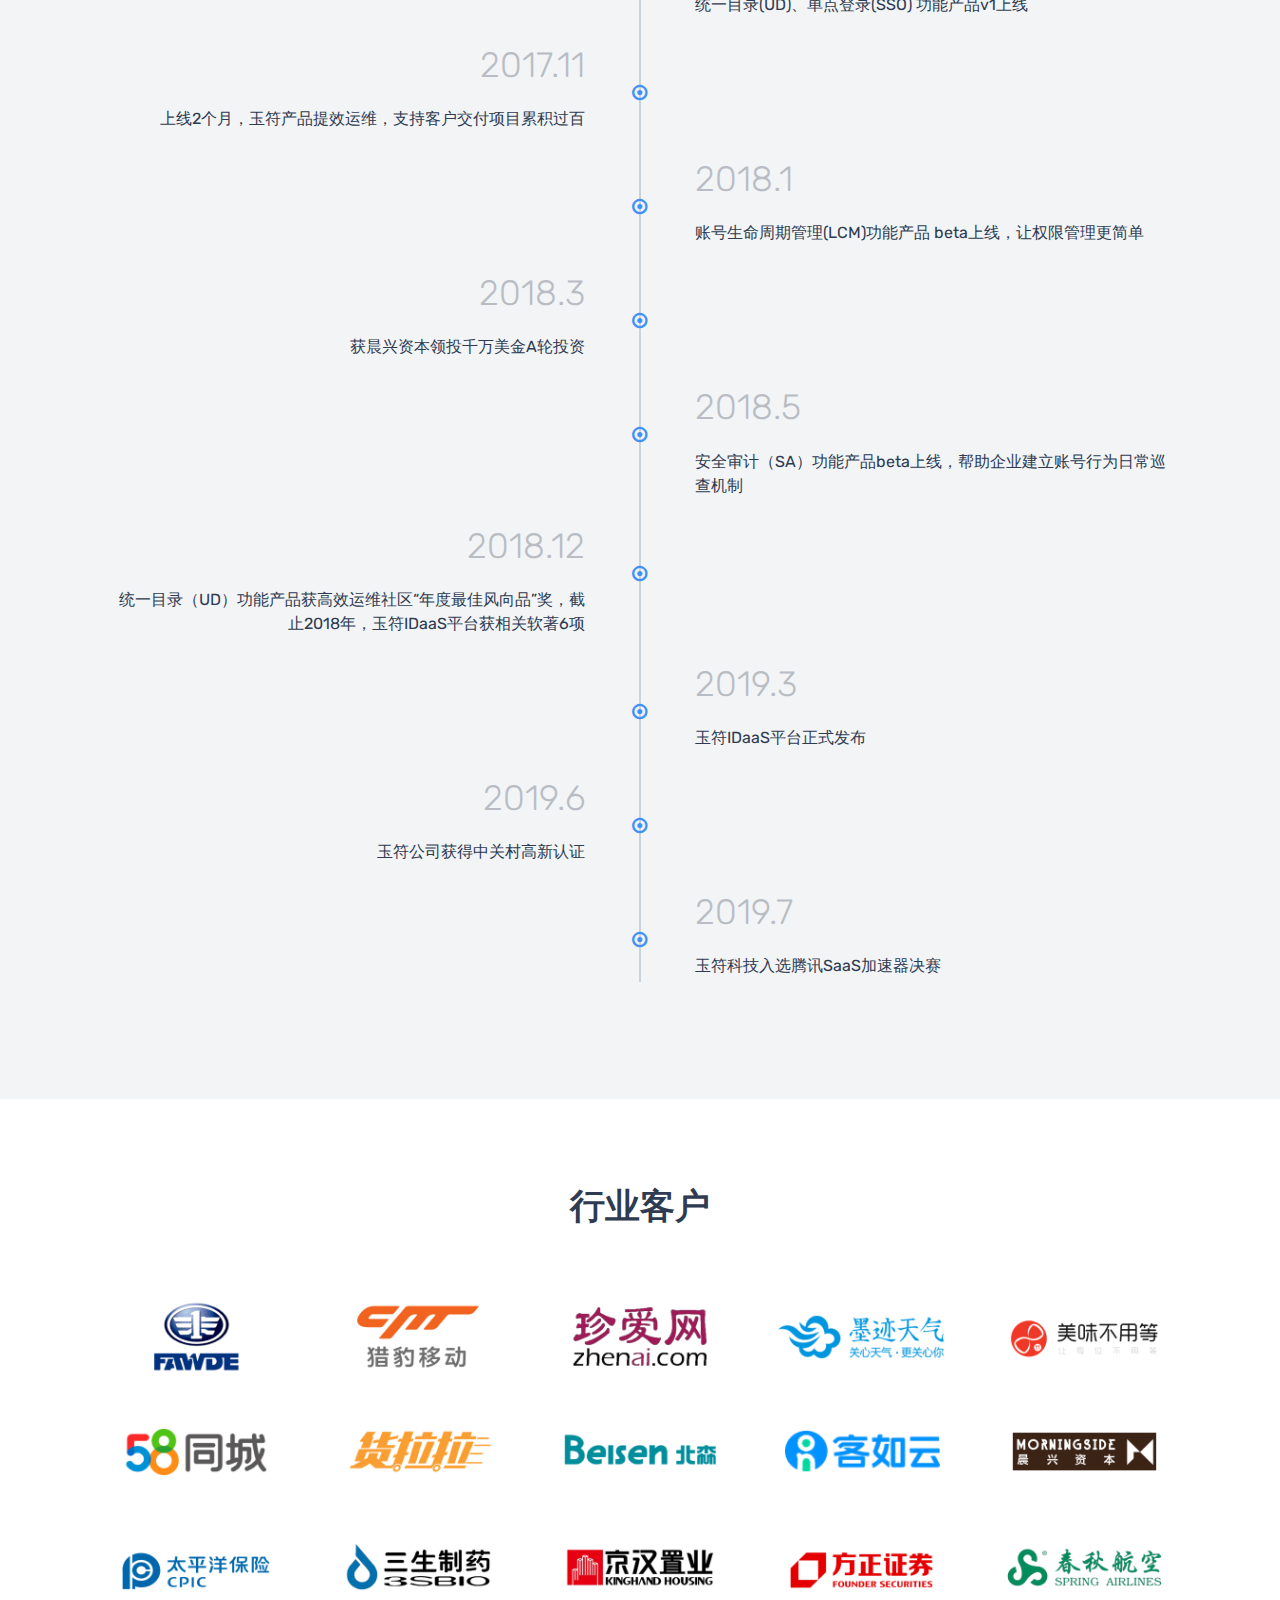
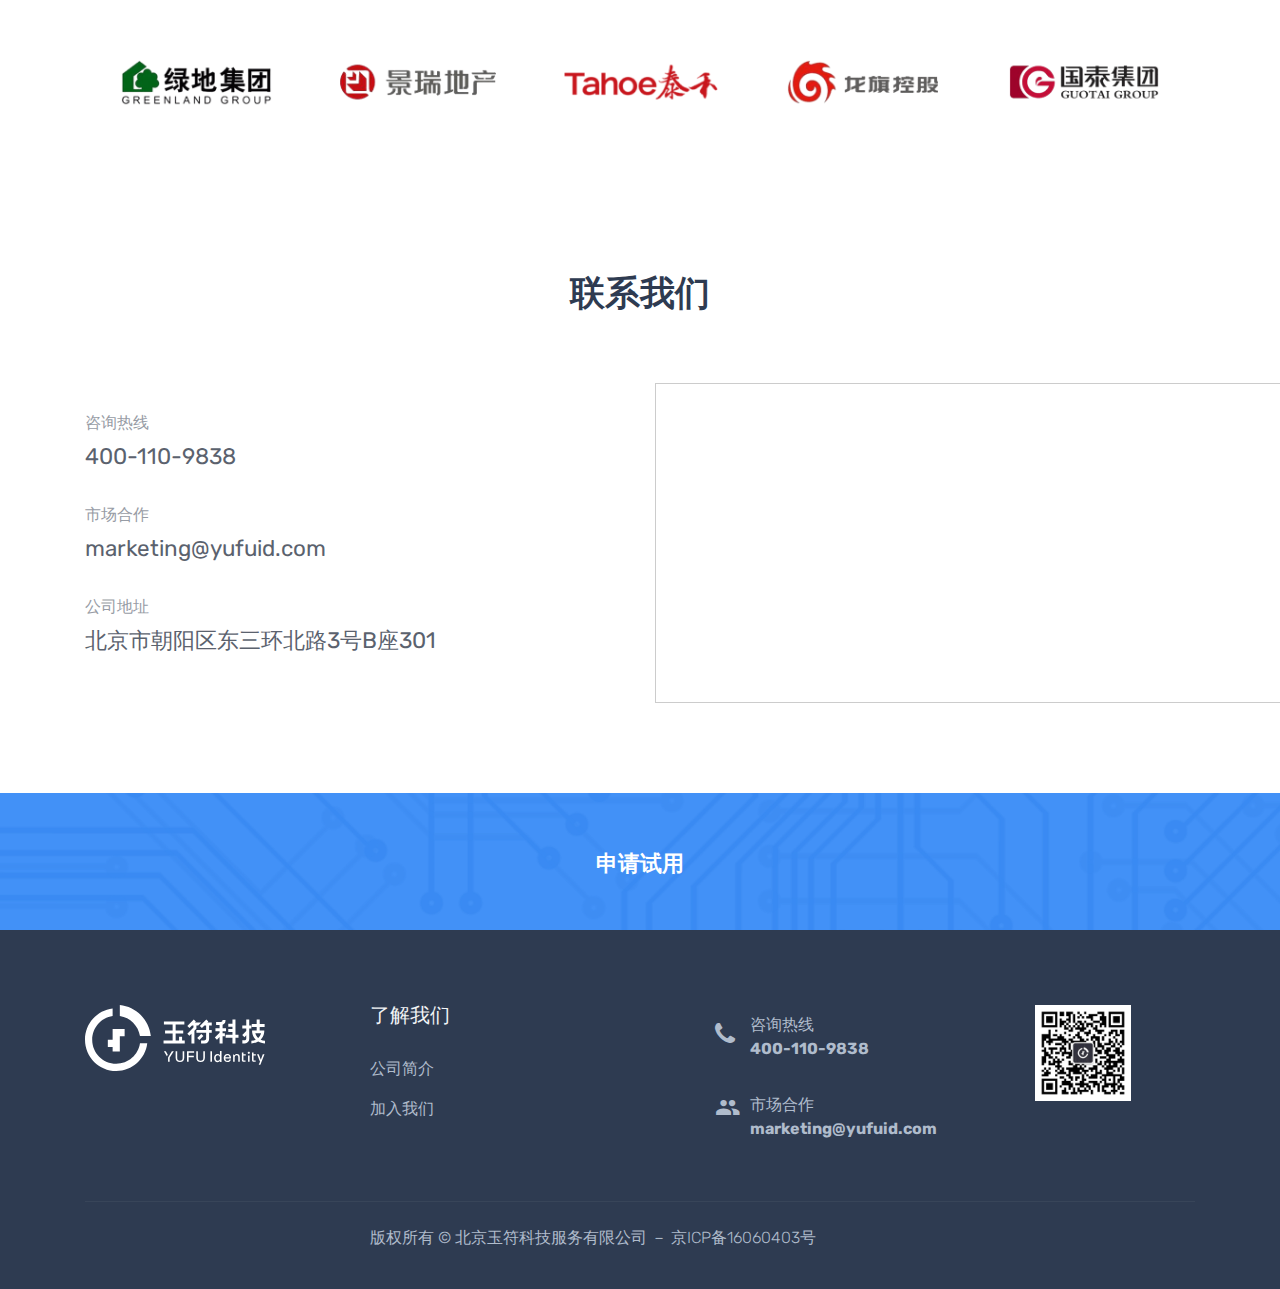
<file: aboutus.html>
<!DOCTYPE html>
<html>
<head>
  <!-- Site made with Mobirise Website Builder v4.10.5, https://mobirise.com -->
  <meta charset="UTF-8">
  <meta http-equiv="X-UA-Compatible" content="IE=edge">
  <meta name="generator" content="Mobirise v4.10.5, mobirise.com">
  <meta name="viewport" content="width=device-width, initial-scale=1, minimum-scale=1">
  <link rel="shortcut icon" href="assets/images/favicon.ico" type="image/x-icon">
  <meta name="description" content="玉符统一身份认证平台，为企业提供身份账户统一管理，集中权限分配、账户身份周期自动化管理等身份安全管理云服务。帮助企业以身份认证管理为基础，重新定义企业安全防区，实现IT自动化.">
  
  <title>关于玉符-不止连接,更是安全</title>
  <link rel="stylesheet" href="assets/bootstrap-material-design-font/css/material.css">
  <link rel="stylesheet" href="assets/web/assets/mobirise-icons/mobirise-icons.css">
  <link rel="stylesheet" href="assets/font-awesome/css/font-awesome.css">
  <link rel="stylesheet" href="assets/tether/tether.min.css">
  <link rel="stylesheet" href="assets/bootstrap/css/bootstrap.min.css">
  <link rel="stylesheet" href="assets/bootstrap/css/bootstrap-grid.min.css">
  <link rel="stylesheet" href="assets/bootstrap/css/bootstrap-reboot.min.css">
  <link rel="stylesheet" href="assets/dropdown/css/style.css">
  <link rel="stylesheet" href="assets/theme/css/style.css">
  <link rel="stylesheet" href="assets/gallery/style.css">
  <link rel="stylesheet" href="assets/mobirise/css/mbr-additional.css" type="text/css">
  
  
  <meta name="keywords" content="玉符科技,玉符单点登录,IDaaS,IAM,云服务平台,玉符,MFA,二次认证,云服务商，云应用">
</head>
<body>
  <section class="menu cid-rxesLcfRP5" once="menu" id="menu1-18">

    

    <nav class="navbar navbar-expand beta-menu navbar-dropdown align-items-center navbar-fixed-top navbar-toggleable-sm">
        <button class="navbar-toggler navbar-toggler-right" type="button" data-toggle="collapse" data-target="#navbarSupportedContent" aria-controls="navbarSupportedContent" aria-expanded="false" aria-label="Toggle navigation">
            <div class="hamburger">
                <span></span>
                <span></span>
                <span></span>
                <span></span>
            </div>
        </button>
        <div class="menu-logo">
            <div class="navbar-brand">
                <span class="navbar-logo">
                    <a href="index.html">
                         <img src="assets/images/logo.svg" alt="玉符科技IDaaS云平台" title="" style="height: 3rem;">
                    </a>
                </span>
                
            </div>
        </div>
        <div class="collapse navbar-collapse" id="navbarSupportedContent">
            <ul class="navbar-nav nav-dropdown" data-app-modern-menu="true"><li class="nav-item dropdown">
                    <a class="nav-link link text-white dropdown-toggle display-4" data-toggle="dropdown-submenu" aria-expanded="true">产品</a><div class="dropdown-menu"><a class="text-white dropdown-item display-4" href="ud.html">统一目录</a><a class="text-white dropdown-item display-4" href="sso.html">单点登录</a><a class="text-white dropdown-item display-4" href="lcm.html">账号生命周期管理</a><a class="text-white dropdown-item display-4" href="sa.html">安全审计</a><a class="text-white dropdown-item display-4" href="mfa.html">多因素认证</a></div>
                </li><li class="nav-item dropdown"><a class="nav-link link text-white dropdown-toggle display-4" data-toggle="dropdown-submenu" aria-expanded="false">场景</a><div class="dropdown-menu"><a class="text-white dropdown-item display-4" href="page9.html">目录集成管理</a><a class="text-white dropdown-item display-4" href="page10.html">统一认证及单点登录</a><a class="text-white dropdown-item display-4" href="page11.html">账号同步及自动入离职</a><a class="text-white dropdown-item display-4" href="page12.html">身份安全审计与安全防护策略</a></div></li><li class="nav-item"><a class="nav-link link text-white display-4" href="aboutus.html">
                        
                        关于玉符
                    </a></li>
                <li class="nav-item">
                    <a class="nav-link link text-white display-4" href="aboutus.html#contacts1-7o">联系我们</a>
                </li></ul>
            <div class="navbar-buttons mbr-section-btn"><a class="btn btn-sm btn-primary display-4" href="page13.html">申请试用</a></div>
        </div>
    </nav>
</section>

<section class="engine"><a href="https://mobirise.info/f">easy web builder</a></section><section class="header4 cid-ryPxjFFa0n" id="header4-7m">

    

    

    <div class="container">
        <div class="row justify-content-md-center">
            <div class="mbr-figure pt-5">
                <img src="assets/images/logo-1.svg" alt="Mobirise" title="" style="width: 12%;">
            </div>
            <div class="media-content col-md-10">
                
                
                <h3 class="mbr-section-subtitle align-center mbr-white mbr-light pb-3 mbr-fonts-style display-2">
                    <strong><br>不止连接，更是安全
                </strong></h3>
                <div class="mbr-text align-center mbr-white pb-3">
                    
                </div>
                
            </div>

        </div>
    </div>
</section>

<section class="mbr-section content4 cid-rxGOUjyK7a" id="content4-1b">

    

    <div class="container">
        <div class="media-container-row">
            <div class="title col-12 col-md-8">
                <h2 class="align-center pb-3 mbr-fonts-style display-2"><strong>
                    关于我们<br></strong><br>
                </h2>
                <h3 class="mbr-section-subtitle align-center mbr-light mbr-fonts-style display-7">
                    玉符科技致力于为企业提供领先的身份认证云服务。<br><br>
            
玉符IDaaS云平台，可为企业实现从身份数据集中管理、访问控制、账号生命周期管理、到安全审计的高效安全、自主可控、系统科学的企业身份信息管理。
<br><br>玉符科技拥有多年的海外技术经验及成熟的实施，凭借自主研发的新一代身份管理云平台，可以帮助企业更好的应对云时代下复杂、繁琐的身份认证和权限管理，帮助企业降低成本、提升运维效率、增强业务协同性，进而提升企业身份数据的整体安全级别。
<br><br>主要面向业务场景包括：企业身份信息集成及密码管理；不同类型人员在访问各类应用服务时，所产生的访问控制和策略管理；身份统一认证；企业不同应用间的账号同步，如人员自动入离职管控等。</h3>
                
            </div>
        </div>
    </div>
</section>

<section class="timeline1 cid-ryZt8PfVi1" id="timeline1-a0">

    

    

    <div class="container align-center">
        <h2 class="mbr-section-title pb-3 mbr-fonts-style display-2"><strong>
            发展历程</strong><br><br><strong>
        </strong></h2>
        

        <div class="container timelines-container" mbri-timelines="">
            <!--1-->
            <div class="row timeline-element reverse separline">
                 <div class="timeline-date-panel col-xs-12 col-md-6  align-left">         
                    <div class="time-line-date-content">
                        
                    </div>
                </div>
            <span class="iconBackground mbr-iconfont fa-dot-circle-o fa"></span>
            <div class="col-xs-12 col-md-6 align-right">
                <div class="timeline-text-content">
                    <h4 class="mbr-timeline-title pb-3 mbr-fonts-style display-2">
                        2016.9
                    </h4>
                    <p class="mbr-timeline-text mbr-fonts-style display-7">玉符科技注册成立，获得经纬中国、峰瑞资本百万美金天使轮投资</p>
                 </div>
            </div>
            </div>
            <!--2-->
            <div class="row timeline-element  separline">
                <div class="timeline-date-panel col-xs-12 col-md-6 align-right">
                    <div class="time-line-date-content">
                        
                    </div>
                </div>
                <span class="iconBackground mbr-iconfont fa-dot-circle-o fa"></span>
                <div class="col-xs-12 col-md-6 align-left ">
                    <div class="timeline-text-content">
                        <h4 class="mbr-timeline-title pb-3 mbr-fonts-style display-2">
                            2017.5
                        </h4>
                        <p class="mbr-timeline-text mbr-fonts-style display-7">
                            玉符统一目录(UD)功能产品 beta 公测
                        </p>
                    </div>
                </div>
            </div>
            <!--3-->
            <div class="row timeline-element reverse separline">
                <div class="timeline-date-panel col-xs-12 col-md-6  align-left">
                    <div class="time-line-date-content">
                        
                    </div>
                </div>
                <span class="iconBackground mbr-iconfont fa-dot-circle-o fa"></span>
                <div class="col-xs-12 col-md-6 align-right">
                    <div class="timeline-text-content">
                        <h4 class="mbr-timeline-title pb-3 mbr-fonts-style display-2">
                            2017.8
                        </h4>      
                        <p class="mbr-timeline-text mbr-fonts-style display-7">
                            获经纬中国、峰瑞资本数百万美金Pre-A轮投资
                        </p>
                    </div>
                </div>
            </div>
            <!--4-->
            <div class="row timeline-element  separline">
                <div class="timeline-date-panel col-xs-12 col-md-6 align-right">
                    <div class="time-line-date-content">
                        
                    </div>
                </div>
                <span class="iconBackground mbr-iconfont fa-dot-circle-o fa"></span>
                <div class="col-xs-12 col-md-6 align-left ">
                    <div class="timeline-text-content">
                        <h4 class="mbr-timeline-title pb-3 mbr-fonts-style display-2">
                            2017.9
                        </h4>
                        <p class="mbr-timeline-text mbr-fonts-style display-7">
                            统一目录(UD)、单点登录(SSO) 功能产品v1上线
                        </p>
                    </div>
                </div>
            </div>
            <!--5-->
            <div class="row timeline-element reverse separline">
                <div class="timeline-date-panel col-xs-12 col-md-6  align-left">
                    <div class="time-line-date-content">
                        
                    </div>
                </div>
                <span class="iconBackground mbr-iconfont fa-dot-circle-o fa"></span>
                <div class="col-xs-12 col-md-6 align-right">
                    <div class="timeline-text-content">
                        <h4 class="mbr-timeline-title pb-3 mbr-fonts-style display-2">
                            2017.11
                        </h4>
                        <p class="mbr-timeline-text mbr-fonts-style display-7">
                            上线2个月，玉符产品提效运维，支持客户交付项目累积过百
                        </p>
                    </div>
                </div>
            </div>
            <!--6-->
            <div class="row timeline-element separline">
                <div class="timeline-date-panel col-xs-12 col-md-6 align-right">
                    <div class="time-line-date-content">
                       
                    </div>
                </div>
                <span class="iconBackground mbr-iconfont fa-dot-circle-o fa"></span>
                <div class="col-xs-12 col-md-6 align-left ">
                    <div class="timeline-text-content">
                        <h4 class="mbr-timeline-title pb-3 mbr-fonts-style display-2">
                            2018.1
                        </h4>
                        <p class="mbr-timeline-text mbr-fonts-style display-7">
                            账号生命周期管理(LCM)功能产品 beta上线，让权限管理更简单
                        </p>
                    </div>
                </div>
            </div>
            <!--7-->
            <div class="row timeline-element reverse separline">
                <div class="timeline-date-panel col-xs-12 col-md-6  align-left">
                    <div class="time-line-date-content">
                        
                    </div>
                </div>
                <span class="iconBackground mbr-iconfont fa-dot-circle-o fa"></span>
                <div class="col-xs-12 col-md-6 align-right">
                    <div class="timeline-text-content">
                        <h4 class="mbr-timeline-title pb-3 mbr-fonts-style display-2">
                            2018.3
                        </h4>
                        <p class="mbr-timeline-text mbr-fonts-style display-7">
                            获晨兴资本领投千万美金A轮投资
                        </p>
                    </div>
                </div>
            </div>
            <!--8-->
            <div class="row timeline-element separline">
                <div class="timeline-date-panel col-xs-12 col-md-6 align-right">
                    <div class="time-line-date-content">
                        
                    </div>
                </div>
                <span class="iconBackground mbr-iconfont fa-dot-circle-o fa"></span>
                <div class="col-xs-12 col-md-6 align-left ">
                    <div class="timeline-text-content">
                        <h4 class="mbr-timeline-title pb-3 mbr-fonts-style display-2">
                            2018.5
                        </h4>
                        <p class="mbr-timeline-text mbr-fonts-style display-7">
                            安全审计（SA）功能产品beta上线，帮助企业建立账号行为日常巡查机制
                        </p>
                    </div>
                </div>
            </div>
            <!--9-->
            <div class="row timeline-element reverse separline">
                <div class="timeline-date-panel col-xs-12 col-md-6  align-left">
                    <div class="time-line-date-content">
                        
                    </div>
                </div>
                <span class="iconBackground mbr-iconfont fa-dot-circle-o fa"></span>
                <div class="col-xs-12 col-md-6 align-right">
                    <div class="timeline-text-content">
                        <h4 class="mbr-timeline-title pb-3 mbr-fonts-style display-2">
                            2018.12
                        </h4>

                        <p class="mbr-timeline-text mbr-fonts-style display-7">统一目录（UD）功能产品获高效运维社区“年度最佳风向品”奖，截止2018年，玉符IDaaS平台获相关软著6项</p>
                    </div>
                </div>
            </div>
            <!--10-->
            <div class="row timeline-element separline">
                <div class="timeline-date-panel col-xs-12 col-md-6 align-right">
                    <div class="time-line-date-content">
                       
                    </div>
                </div>
                <span class="iconBackground mbr-iconfont fa-dot-circle-o fa"></span>
                <div class="col-xs-12 col-md-6 align-left ">
                    <div class="timeline-text-content">
                        <h4 class="mbr-timeline-title pb-3 mbr-fonts-style display-2">
                            2019.3
                        </h4> 
                        <p class="mbr-timeline-text mbr-fonts-style display-7">
                            玉符IDaaS平台正式发布
                        </p>
                    </div>
                </div>
            </div>
            <!--11-->
            <div class="row timeline-element reverse separline">
                <div class="timeline-date-panel col-xs-12 col-md-6  align-left">
                    <div class="time-line-date-content">
                       
                    </div>
                </div>
                <span class="iconBackground mbr-iconfont fa-dot-circle-o fa"></span>
                <div class="col-xs-12 col-md-6 align-right">
                    <div class="timeline-text-content">
                        <h4 class="mbr-timeline-title pb-3 mbr-fonts-style display-2">
                            2019.6
                        </h4>
                        <p class="mbr-timeline-text mbr-fonts-style display-7">
                            玉符公司获得中关村高新认证
                        </p>
                    </div>
                </div>
            </div>
            <!--12-->
            <div class="row timeline-element">
                <div class="timeline-date-panel col-xs-12 col-md-6 align-right">
                    <div class="time-line-date-content">
                        
                    </div>
                </div>
                <span class="iconBackground mbr-iconfont fa-dot-circle-o fa"></span>
                <div class="col-xs-12 col-md-6 align-left ">
                    <div class="timeline-text-content">
                        <h4 class="mbr-timeline-title pb-3 mbr-fonts-style display-2">
                            2019.7
                        </h4>
                        <p class="mbr-timeline-text mbr-fonts-style display-7">
                            玉符科技入选腾讯SaaS加速器决赛
                        </p>
                    </div>
                </div>
            </div>
        </div>
    </div>
</section>

<section class="mbr-section content4 cid-ryVCPGlgPp" id="content4-7r">

    

    <div class="container">
        <div class="media-container-row">
            <div class="title col-12 col-md-8">
                <h2 class="align-center pb-3 mbr-fonts-style display-2"><strong>
                    行业客户
                </strong></h2>
                
                
            </div>
        </div>
    </div>
</section>

<section class="mbr-gallery mbr-slider-carousel cid-ryVCUfMTK7" id="gallery2-7s">

    

    <div class="container">
        <div id="gallery"><!-- Filter --><!-- Gallery --><div class="mbr-gallery-row"><div class="mbr-gallery-layout-default"><div><div><div class="mbr-gallery-item mbr-gallery-item--p2" data-video-url="false" data-tags="其他"><div href="#lb-gallery2-7s" data-slide-to="0" data-toggle="modal"><img src="assets/images/1-6-400x176-400x176.png" alt="玉符案例" title=""><span class="icon-focus"></span></div></div><div class="mbr-gallery-item mbr-gallery-item--p2" data-video-url="false" data-tags="其他"><div href="#lb-gallery2-7s" data-slide-to="1" data-toggle="modal"><img src="assets/images/2-6-400x176-400x176.png" alt="" title=""><span class="icon-focus"></span></div></div><div class="mbr-gallery-item mbr-gallery-item--p2" data-video-url="false" data-tags="其他"><div href="#lb-gallery2-7s" data-slide-to="2" data-toggle="modal"><img src="assets/images/3-6-400x176-400x176.png" alt="" title=""><span class="icon-focus"></span></div></div><div class="mbr-gallery-item mbr-gallery-item--p2" data-video-url="false" data-tags="其他"><div href="#lb-gallery2-7s" data-slide-to="3" data-toggle="modal"><img src="assets/images/4-5-400x176-400x176.png" alt="" title=""><span class="icon-focus"></span></div></div><div class="mbr-gallery-item mbr-gallery-item--p2" data-video-url="false" data-tags="其他"><div href="#lb-gallery2-7s" data-slide-to="4" data-toggle="modal"><img src="assets/images/5-4-400x176-400x176.png" alt="" title=""><span class="icon-focus"></span></div></div><div class="mbr-gallery-item mbr-gallery-item--p2" data-video-url="false" data-tags="其他"><div href="#lb-gallery2-7s" data-slide-to="5" data-toggle="modal"><img src="assets/images/6-4-400x176-400x176.png" alt="" title=""><span class="icon-focus"></span></div></div><div class="mbr-gallery-item mbr-gallery-item--p2" data-video-url="false" data-tags="其他"><div href="#lb-gallery2-7s" data-slide-to="6" data-toggle="modal"><img src="assets/images/7-3-400x176-400x176.png" alt="" title=""><span class="icon-focus"></span></div></div><div class="mbr-gallery-item mbr-gallery-item--p2" data-video-url="false" data-tags="其他"><div href="#lb-gallery2-7s" data-slide-to="7" data-toggle="modal"><img src="assets/images/8-2-400x176-400x176.png" alt="" title=""><span class="icon-focus"></span></div></div><div class="mbr-gallery-item mbr-gallery-item--p2" data-video-url="false" data-tags="其他"><div href="#lb-gallery2-7s" data-slide-to="8" data-toggle="modal"><img src="assets/images/9-1-400x176-400x176.png" alt="" title=""><span class="icon-focus"></span></div></div><div class="mbr-gallery-item mbr-gallery-item--p2" data-video-url="false" data-tags="其他"><div href="#lb-gallery2-7s" data-slide-to="9" data-toggle="modal"><img src="assets/images/10-1-400x176-400x176.png" alt="" title=""><span class="icon-focus"></span></div></div><div class="mbr-gallery-item mbr-gallery-item--p2" data-video-url="false" data-tags="其他"><div href="#lb-gallery2-7s" data-slide-to="10" data-toggle="modal"><img src="assets/images/11-1-400x176-400x176.png" alt="玉符案例" title=""><span class="icon-focus"></span></div></div><div class="mbr-gallery-item mbr-gallery-item--p2" data-video-url="false" data-tags="其他"><div href="#lb-gallery2-7s" data-slide-to="11" data-toggle="modal"><img src="assets/images/12-1-400x176-400x176.png" alt="玉符案例" title=""><span class="icon-focus"></span></div></div><div class="mbr-gallery-item mbr-gallery-item--p2" data-video-url="false" data-tags="其他"><div href="#lb-gallery2-7s" data-slide-to="12" data-toggle="modal"><img src="assets/images/13-1-400x176-400x176.png" alt="" title=""><span class="icon-focus"></span></div></div><div class="mbr-gallery-item mbr-gallery-item--p2" data-video-url="false" data-tags="其他"><div href="#lb-gallery2-7s" data-slide-to="13" data-toggle="modal"><img src="assets/images/14-1-400x176-400x176.png" alt="玉符案例" title=""><span class="icon-focus"></span></div></div><div class="mbr-gallery-item mbr-gallery-item--p2" data-video-url="false" data-tags="其他"><div href="#lb-gallery2-7s" data-slide-to="14" data-toggle="modal"><img src="assets/images/15-1-400x176-400x176.png" alt="" title=""><span class="icon-focus"></span></div></div><div class="mbr-gallery-item mbr-gallery-item--p2" data-video-url="false" data-tags="其他"><div href="#lb-gallery2-7s" data-slide-to="15" data-toggle="modal"><img src="assets/images/16-400x176-400x176.png" alt="" title=""><span class="icon-focus"></span></div></div><div class="mbr-gallery-item mbr-gallery-item--p2" data-video-url="false" data-tags="其他"><div href="#lb-gallery2-7s" data-slide-to="16" data-toggle="modal"><img src="assets/images/17-400x176-400x176.png" alt="玉符案例" title=""><span class="icon-focus"></span></div></div><div class="mbr-gallery-item mbr-gallery-item--p2" data-video-url="false" data-tags="其他"><div href="#lb-gallery2-7s" data-slide-to="17" data-toggle="modal"><img src="assets/images/18-400x176-400x176.png" alt="" title=""><span class="icon-focus"></span></div></div><div class="mbr-gallery-item mbr-gallery-item--p2" data-video-url="false" data-tags="其他"><div href="#lb-gallery2-7s" data-slide-to="18" data-toggle="modal"><img src="assets/images/19-400x176-400x176.png" alt="" title=""><span class="icon-focus"></span></div></div><div class="mbr-gallery-item mbr-gallery-item--p2" data-video-url="false" data-tags="其他"><div href="#lb-gallery2-7s" data-slide-to="19" data-toggle="modal"><img src="assets/images/20-400x176-400x176.png" alt="" title=""><span class="icon-focus"></span></div></div></div></div><div class="clearfix"></div></div></div><!-- Lightbox --><div data-app-prevent-settings="" class="mbr-slider modal fade carousel slide" tabindex="-1" data-keyboard="true" data-interval="false" id="lb-gallery2-7s"><div class="modal-dialog"><div class="modal-content"><div class="modal-body"><div class="carousel-inner"><div class="carousel-item active"><img src="assets/images/1-6-400x176.png" alt="玉符案例" title=""></div><div class="carousel-item"><img src="assets/images/2-6-400x176.png" alt="" title=""></div><div class="carousel-item"><img src="assets/images/3-6-400x176.png" alt="" title=""></div><div class="carousel-item"><img src="assets/images/4-5-400x176.png" alt="" title=""></div><div class="carousel-item"><img src="assets/images/5-4-400x176.png" alt="" title=""></div><div class="carousel-item"><img src="assets/images/6-4-400x176.png" alt="" title=""></div><div class="carousel-item"><img src="assets/images/7-3-400x176.png" alt="" title=""></div><div class="carousel-item"><img src="assets/images/8-2-400x176.png" alt="" title=""></div><div class="carousel-item"><img src="assets/images/9-1-400x176.png" alt="" title=""></div><div class="carousel-item"><img src="assets/images/10-1-400x176.png" alt="" title=""></div><div class="carousel-item"><img src="assets/images/11-1-400x176.png" alt="玉符案例" title=""></div><div class="carousel-item"><img src="assets/images/12-1-400x176.png" alt="玉符案例" title=""></div><div class="carousel-item"><img src="assets/images/13-1-400x176.png" alt="" title=""></div><div class="carousel-item"><img src="assets/images/14-1-400x176.png" alt="玉符案例" title=""></div><div class="carousel-item"><img src="assets/images/15-1-400x176.png" alt="" title=""></div><div class="carousel-item active"><img src="assets/images/16-400x176.png" alt="" title=""></div><div class="carousel-item"><img src="assets/images/17-400x176.png" alt="玉符案例" title=""></div><div class="carousel-item"><img src="assets/images/18-400x176.png" alt="" title=""></div><div class="carousel-item"><img src="assets/images/19-400x176.png" alt="" title=""></div><div class="carousel-item"><img src="assets/images/20-400x176.png" alt="" title=""></div></div><a class="carousel-control carousel-control-prev" role="button" data-slide="prev" href="#lb-gallery2-7s"><span class="mbri-left mbr-iconfont" aria-hidden="true"></span><span class="sr-only">Previous</span></a><a class="carousel-control carousel-control-next" role="button" data-slide="next" href="#lb-gallery2-7s"><span class="mbri-right mbr-iconfont" aria-hidden="true"></span><span class="sr-only">Next</span></a><a class="close" href="#" role="button" data-dismiss="modal"><span class="sr-only">Close</span></a></div></div></div></div></div>
        
    </div>
</section>

<section class="mbr-section contacts1 cid-ryPyjvrNIi" id="contacts1-7o">
    <!---->
    
    <!---->
    <!--Overlay-->
    
    <!--Container-->
    <div class="container">
        <div class="row">
            <!--Titles-->
            <div class="title col-12 pb-3">
                <h2 class="align-left mbr-fonts-style pb-5 display-2"><strong>
                    联系我们
                </strong></h2>
                
            </div>
            <!--Left-->
            <div class="col-12 col-md-6">
                <div class="left-block wrapper">
                    <div class="b b-adress">
                        <h5 class="align-left mbr-fonts-style m-0 display-7">
                            咨询热线
                        </h5>
                        <p class="mbr-text align-left mbr-fonts-style display-5">
                            400-110-9838
                        </p>
                    </div>
                    <div class="b b-phone">
                        <h5 class="align-left mbr-fonts-style m-0 display-7">
                            市场合作
                        </h5>
                        <p class="mbr-text align-left mbr-fonts-style display-5">
                            marketing@yufuid.com
                        </p>
                    </div>
                    <div class="b b-mail">
                        <h5 class="align-left mbr-fonts-style m-0 display-7">
                            公司地址
                        </h5>
                        <p class="mbr-text align-left mbr-fonts-style display-5">
                            北京市朝阳区东三环北路3号B座301
                        </p>
                    </div>
                </div>
            </div>
            <!--Right-->
            <div class="col-12 col-md-6">
                <div style="width:697px;height:320px;border:#ccc solid 1px;" id="dituContent"></div>
            </div>
        </div>
    </div>
    <script type="text/javascript" src="https://api.map.baidu.com/api?key=&amp;v=1.1&amp;services=true"></script>
    <script type="text/javascript">
    //创建和初始化地图函数：
    function initMap(){
        createMap();//创建地图
        setMapEvent();//设置地图事件
        addMapControl();//向地图添加控件
        addMarker();//向地图中添加marker
    }
    
    //创建地图函数：
    function createMap(){
        var map = new BMap.Map("dituContent");//在百度地图容器中创建一个地图
        var point = new BMap.Point(116.466796,39.958407);//定义一个中心点坐标
        map.centerAndZoom(point,17);//设定地图的中心点和坐标并将地图显示在地图容器中
        window.map = map;//将map变量存储在全局
    }
    
    //地图事件设置函数：
    function setMapEvent(){
        map.enableDragging();//启用地图拖拽事件，默认启用(可不写)
        map.enableScrollWheelZoom();//启用地图滚轮放大缩小
        map.enableDoubleClickZoom();//启用鼠标双击放大，默认启用(可不写)
        map.enableKeyboard();//启用键盘上下左右键移动地图
    }
    
    //地图控件添加函数：
    function addMapControl(){
        //向地图中添加缩放控件
	var ctrl_nav = new BMap.NavigationControl({anchor:BMAP_ANCHOR_TOP_LEFT,type:BMAP_NAVIGATION_CONTROL_LARGE});
	map.addControl(ctrl_nav);
        //向地图中添加缩略图控件
	var ctrl_ove = new BMap.OverviewMapControl({anchor:BMAP_ANCHOR_BOTTOM_RIGHT,isOpen:1});
	map.addControl(ctrl_ove);
        //向地图中添加比例尺控件
	var ctrl_sca = new BMap.ScaleControl({anchor:BMAP_ANCHOR_BOTTOM_LEFT});
	map.addControl(ctrl_sca);
    }
    
    //标注点数组
    var markerArr = [{title:"中远幸福大厦B座",content:"我的备注",point:"116.466823|39.958421",isOpen:0,icon:{w:21,h:21,l:0,t:0,x:6,lb:5}}
		 ];
    //创建marker
    function addMarker(){
        for(var i=0;i<markerArr.length;i++){
            var json = markerArr[i];
            var p0 = json.point.split("|")[0];
            var p1 = json.point.split("|")[1];
            var point = new BMap.Point(p0,p1);
			var iconImg = createIcon(json.icon);
            var marker = new BMap.Marker(point,{icon:iconImg});
			var iw = createInfoWindow(i);
			var label = new BMap.Label(json.title,{"offset":new BMap.Size(json.icon.lb-json.icon.x+10,-20)});
			marker.setLabel(label);
            map.addOverlay(marker);
            label.setStyle({
                        borderColor:"#808080",
                        color:"#333",
                        cursor:"pointer"
            });
			
			(function(){
				var index = i;
				var _iw = createInfoWindow(i);
				var _marker = marker;
				_marker.addEventListener("click",function(){
				    this.openInfoWindow(_iw);
			    });
			    _iw.addEventListener("open",function(){
				    _marker.getLabel().hide();
			    })
			    _iw.addEventListener("close",function(){
				    _marker.getLabel().show();
			    })
				label.addEventListener("click",function(){
				    _marker.openInfoWindow(_iw);
			    })
				if(!!json.isOpen){
					label.hide();
					_marker.openInfoWindow(_iw);
				}
			})()
        }
    }
    //创建InfoWindow
    function createInfoWindow(i){
        var json = markerArr[i];
        var iw = new BMap.InfoWindow("<b class='iw_poi_title' title='" + json.title + "'>" + json.title + "</b><div class='iw_poi_content'>"+json.content+"</div>");
        return iw;
    }
    //创建一个Icon
    function createIcon(json){
        var icon = new BMap.Icon("https://app.baidu.com/map/images/us_mk_icon.png", new BMap.Size(json.w,json.h),{imageOffset: new BMap.Size(-json.l,-json.t),infoWindowOffset:new BMap.Size(json.lb+5,1),offset:new BMap.Size(json.x,json.h)})
        return icon;
    }
    
    initMap();//创建和初始化地图
</script>
</section>

<section class="mbr-section info3 cid-rz1tWd0r05" id="info3-ax">

    

    

    <div class="container">
        <div class="row justify-content-center"><a href="page13.html">
            </a><div class="media-container-column title col-12 col-md-10"><a href="page13.html">
                <h2 class="align-left mbr-bold mbr-white pb-3 mbr-fonts-style display-5">
                    申请试用
                </h2>
                
                
                </a>
            </div>
        </div>
    </div>
</section>

<section class="cid-rxetaNvnJH" id="footer1-9">

    

    

    <div class="container">
        <div class="media-container-row content text-success">
            <div class="col-12 col-lg-3 mbr-fonts-style display-5">
                <div class="media-wrap">
                    <a href="#top">
                        <img src="assets/images/logo10.svg" alt="玉符科技logo" title="">
                    </a>
                </div>
            </div>
            <div class="col-12 col-lg-2 mbr-fonts-style display-7">
                <h5 class="pb-3">
                    了解我们
                </h5>
                <p class="mbr-text"><a href="aboutus.html" class="text-success">公司简介</a><br><a href="https://app.mokahr.com/apply/yufu/3753" class="text-success">加入我们</a><br><br></p>
            </div>
            <div class="col-12 col-lg-2 mbr-fonts-style display-7">

            </div>
            <div class="col-12 col-lg-3 mbr-fonts-style display-7">
                <span class="mbr-iconfont fa-phone fa"></span>
                <p class="mbr-text">咨询热线</p> <p class="mbr-text contact-text"><strong>400-110-9838</strong></p>
                <span class="mbr-iconfont second mdi-social-people"></span>
                <p class="mbr-text">市场合作</p> <p class="mbr-text contact-text"><strong>marketing@yufuid.com</strong></p>
            </div>
            <div class="col-12 col-lg-2 mbr-fonts-style display-5">
                <div class="media-wrap">
                    <a href="#bottom">
                        <img src="assets/images/240x240.png" alt="玉符公众号" title="">
                    </a>
                </div>
            </div>
        </div>
        <div class="footer-lower">
            <div class="media-container-row">
                <div class="col-sm-12">
                    <hr>
                </div>
            </div>
            <div class="media-container-row mbr-white">
                <div class="col-sm-6 copyright">
                    <p class="mbr-text mbr-fonts-style display-4">版权所有 © 北京玉符科技服务有限公司 － 京ICP备16060403号</p>
                </div>
            </div>
        </div>
    </div>
</section>


  <script src="assets/web/assets/jquery/jquery.min.js"></script>
  <script src="assets/popper/popper.min.js"></script>
  <script src="assets/tether/tether.min.js"></script>
  <script src="assets/bootstrap/js/bootstrap.min.js"></script>
  <script src="assets/masonry/masonry.pkgd.min.js"></script>
  <script src="assets/imagesloaded/imagesloaded.pkgd.min.js"></script>
  <script src="assets/dropdown/js/nav-dropdown.js"></script>
  <script src="assets/dropdown/js/navbar-dropdown.js"></script>
  <script src="assets/touchswipe/jquery.touch-swipe.min.js"></script>
  <script src="assets/bootstrapcarouselswipe/bootstrap-carousel-swipe.js"></script>
  <script src="assets/smoothscroll/smooth-scroll.js"></script>
  <script src="assets/vimeoplayer/jquery.mb.vimeo_player.js"></script>
  <script src="assets/theme/js/script.js"></script>
  <script src="assets/slidervideo/script.js"></script>
  <script src="assets/gallery/player.min.js"></script>
  <script src="assets/gallery/script.js"></script>
  
  
</body>
</html>
</file>
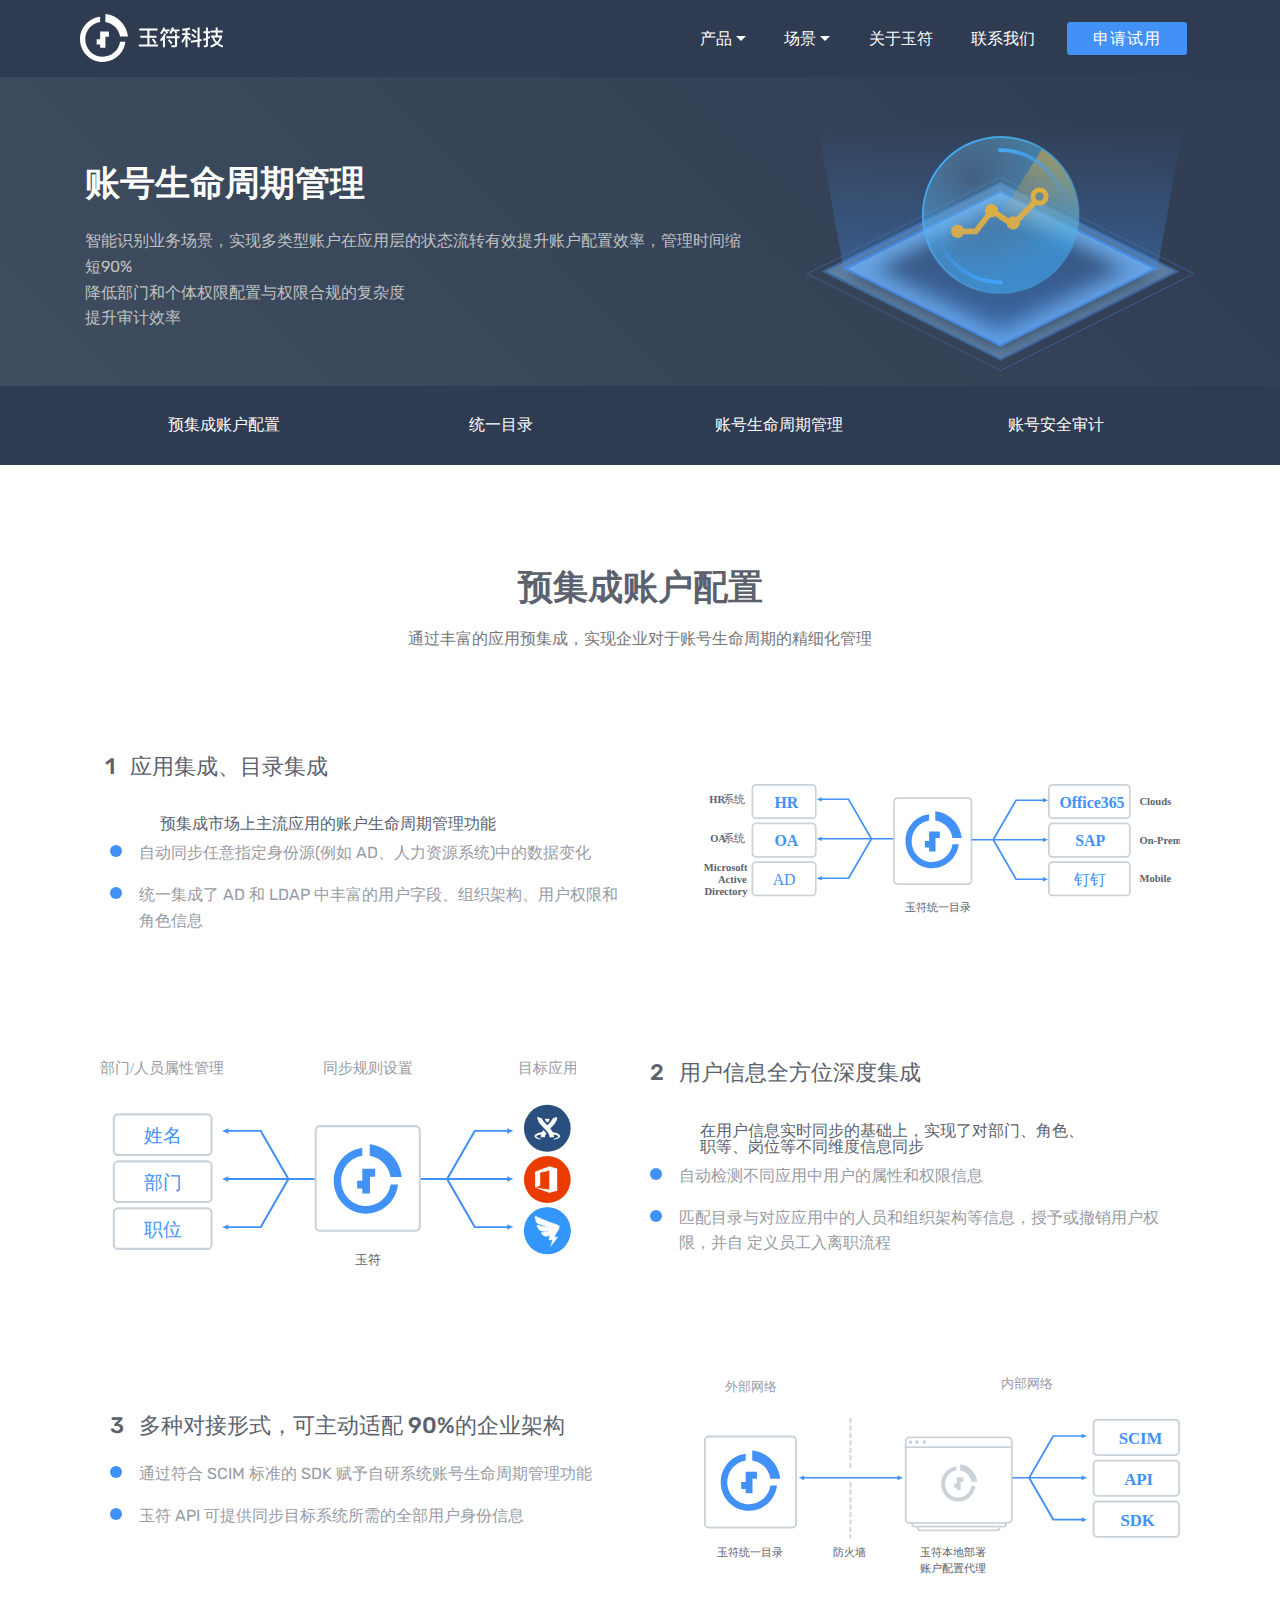
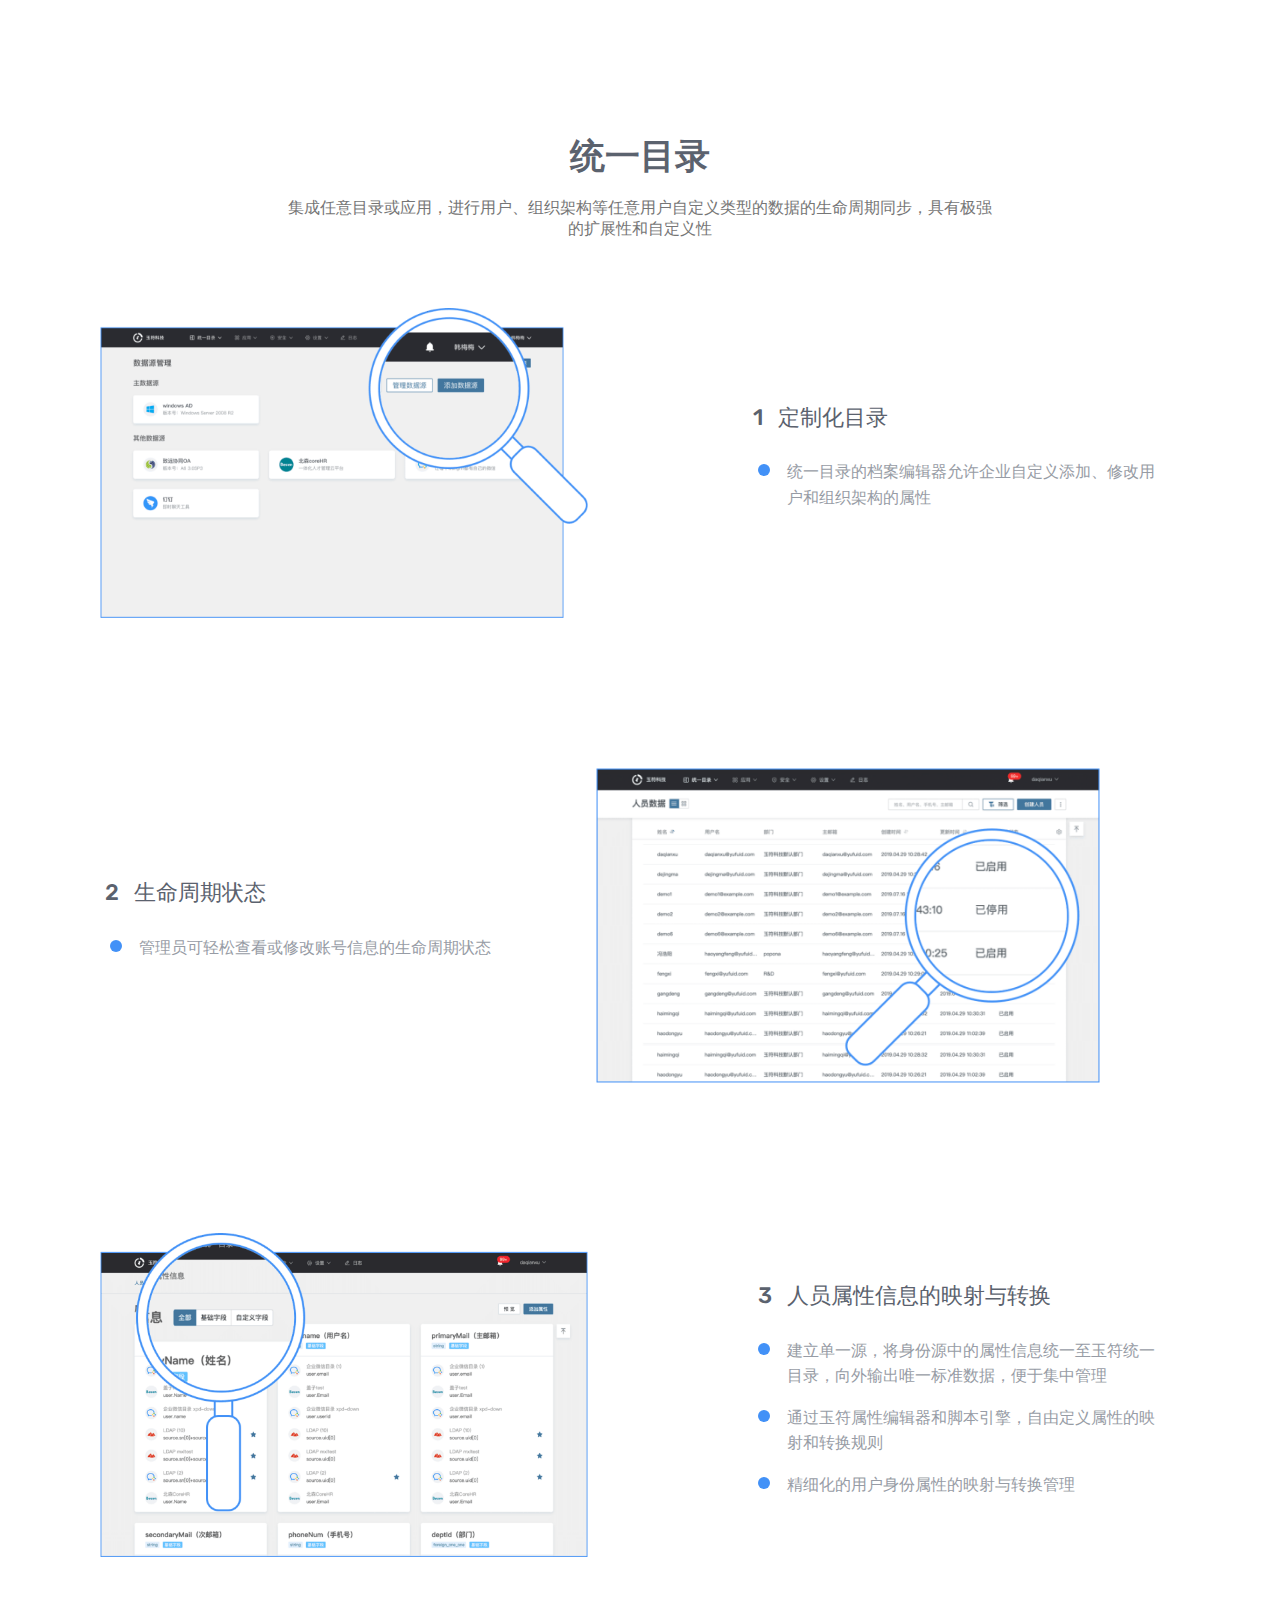
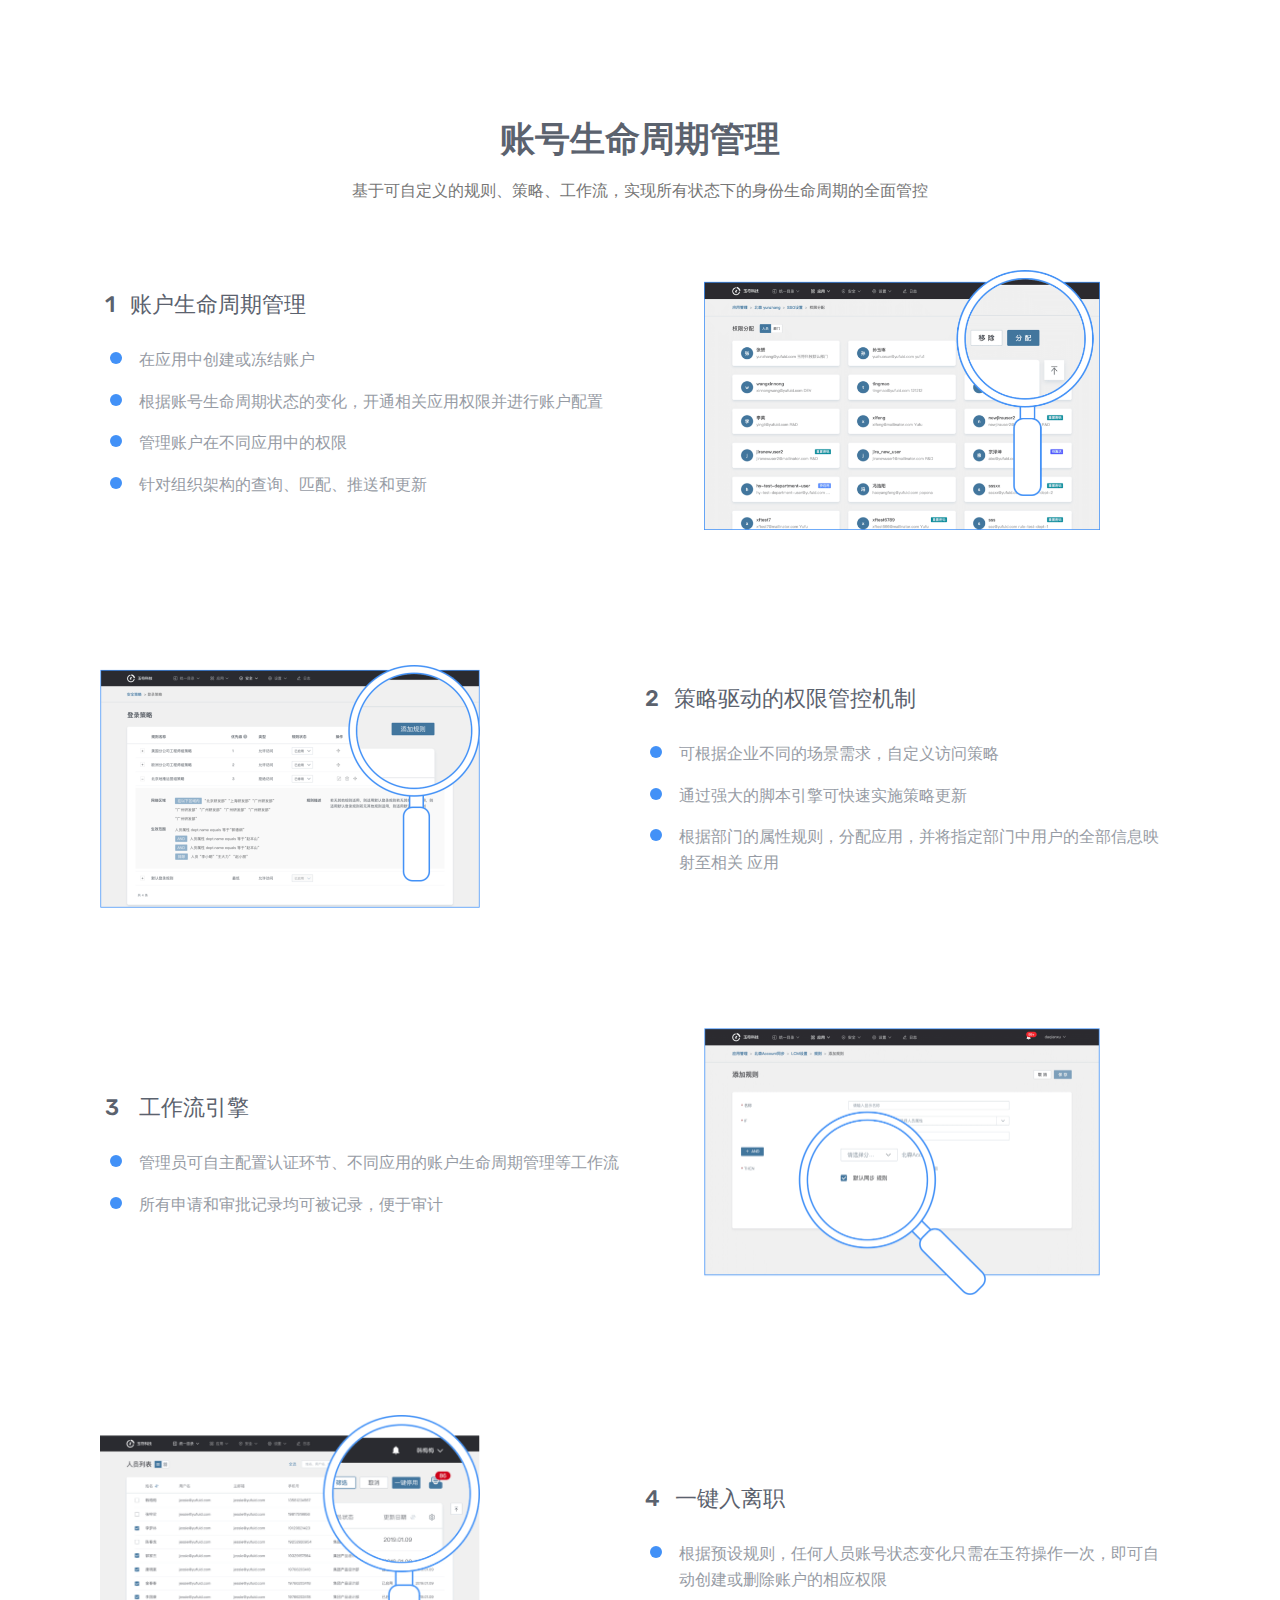
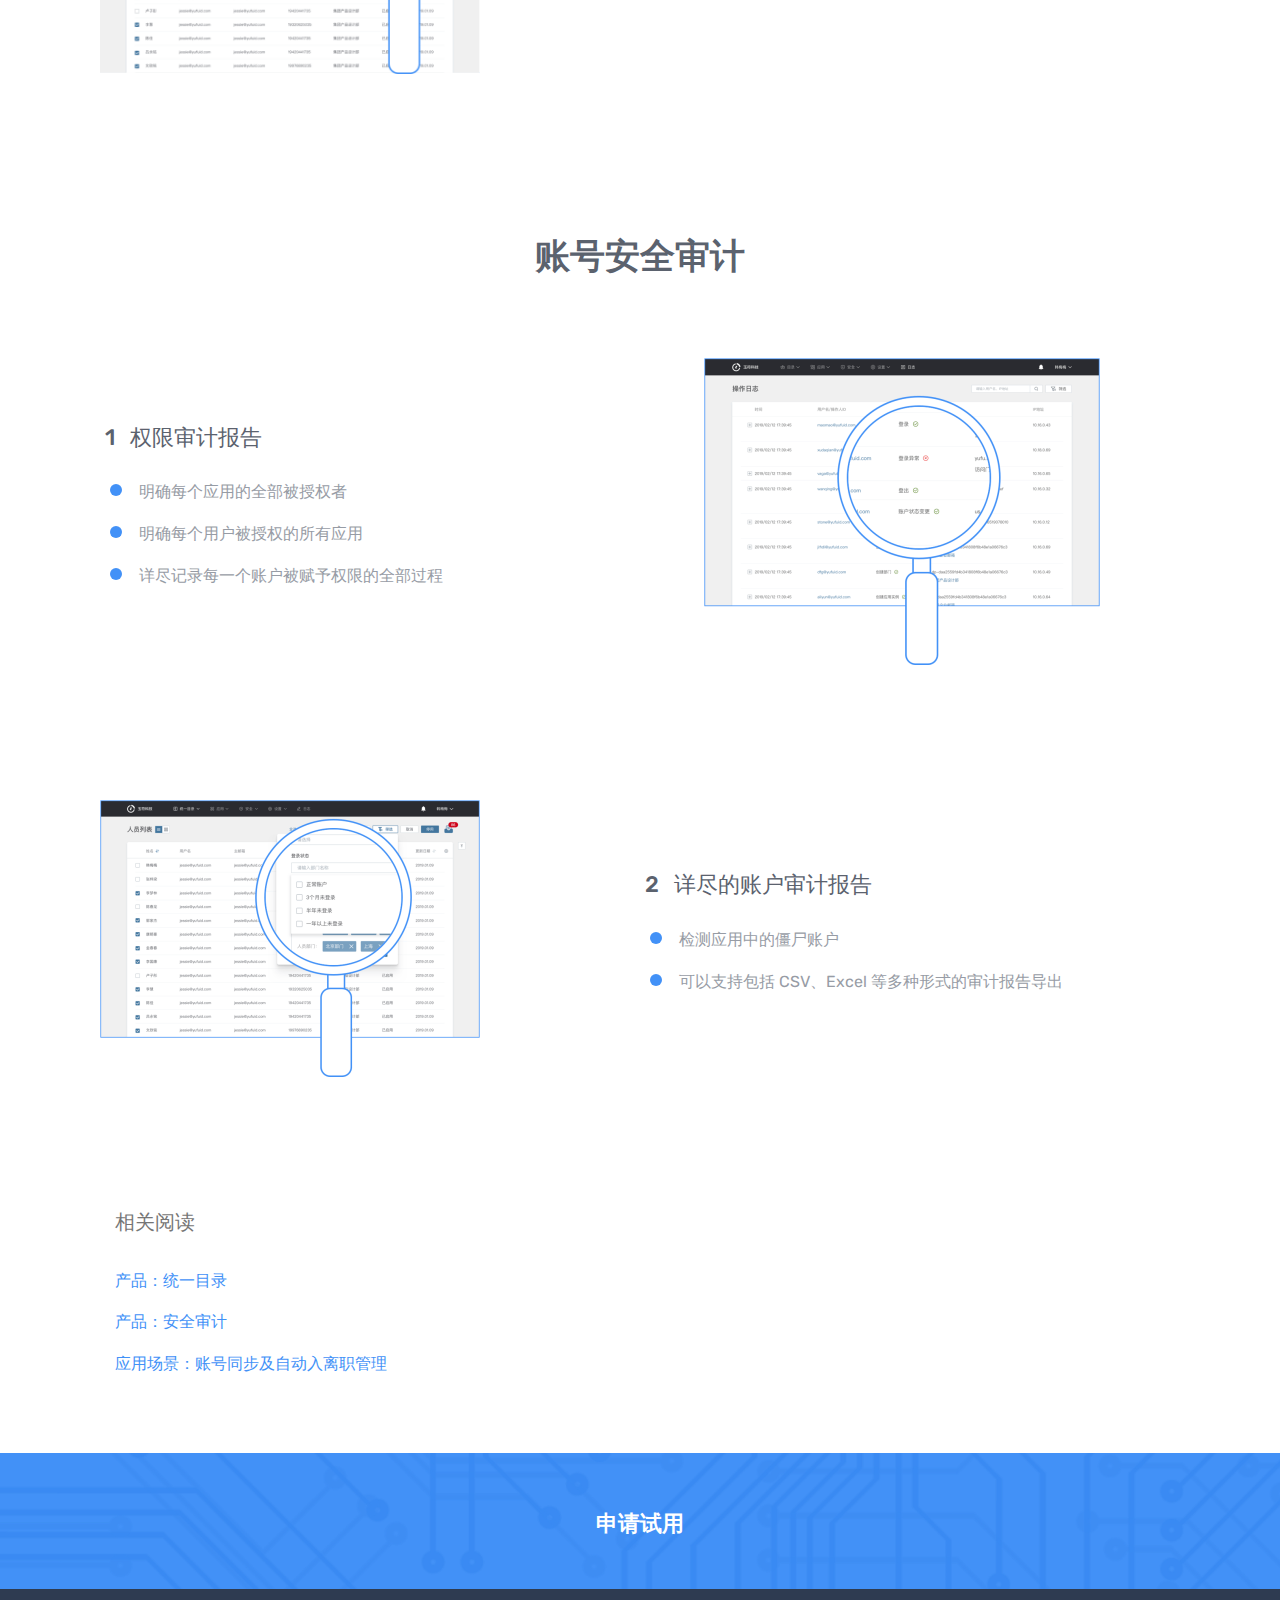
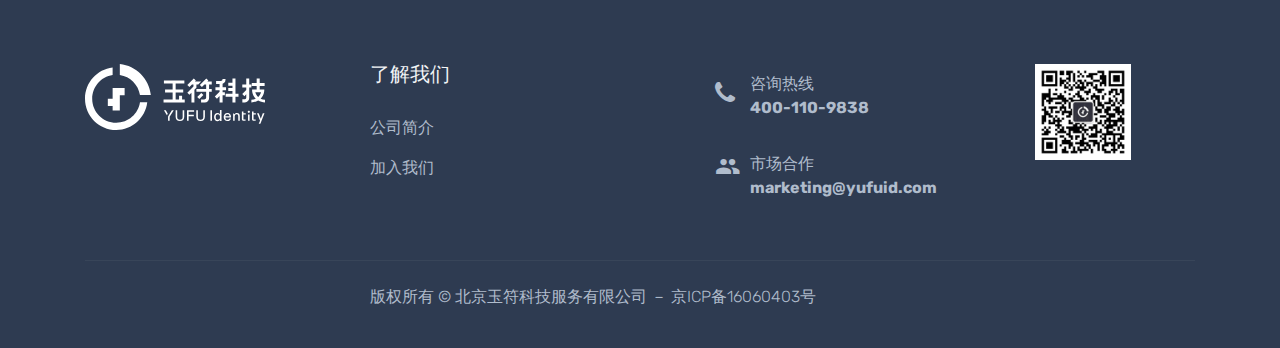
<file: lcm.html>
<!DOCTYPE html>
<html>
<head>
  <!-- Site made with Mobirise Website Builder v4.10.5, https://mobirise.com -->
  <meta charset="UTF-8">
  <meta http-equiv="X-UA-Compatible" content="IE=edge">
  <meta name="generator" content="Mobirise v4.10.5, mobirise.com">
  <meta name="viewport" content="width=device-width, initial-scale=1, minimum-scale=1">
  <link rel="shortcut icon" href="assets/images/favicon.ico" type="image/x-icon">
  <meta name="description" content="玉符生命周期管理LCM-可智能识别账号状态,实现账号同步,有效提升账户配置效率,玉符LCM支持批量授权和可自定义同步,提升权限合规,使IT管理效率提升90%.">
  
  <title>生命周期管理-LCM-账号同步提升效率-北京玉符科技</title>
  <link rel="stylesheet" href="assets/font-awesome/css/font-awesome.css">
  <link rel="stylesheet" href="assets/bootstrap-material-design-font/css/material.css">
  <link rel="stylesheet" href="assets/web/assets/mobirise-icons/mobirise-icons.css">
  <link rel="stylesheet" href="assets/tether/tether.min.css">
  <link rel="stylesheet" href="assets/bootstrap/css/bootstrap.min.css">
  <link rel="stylesheet" href="assets/bootstrap/css/bootstrap-grid.min.css">
  <link rel="stylesheet" href="assets/bootstrap/css/bootstrap-reboot.min.css">
  <link rel="stylesheet" href="assets/dropdown/css/style.css">
  <link rel="stylesheet" href="assets/theme/css/style.css">
  <link rel="stylesheet" href="assets/mobirise/css/mbr-additional.css" type="text/css">
  
  
  <meta name="keywords" content="账号生命周期管理,LCM,账号同步,入离职管理,账号体系对接,组织架构同步,批量账号授权,员工权限管理">
</head>
<body>
  <section class="menu cid-ryfJBatVAy" once="menu" id="menu1-2v">

    

    <nav class="navbar navbar-expand beta-menu navbar-dropdown align-items-center navbar-fixed-top navbar-toggleable-sm">
        <button class="navbar-toggler navbar-toggler-right" type="button" data-toggle="collapse" data-target="#navbarSupportedContent" aria-controls="navbarSupportedContent" aria-expanded="false" aria-label="Toggle navigation">
            <div class="hamburger">
                <span></span>
                <span></span>
                <span></span>
                <span></span>
            </div>
        </button>
        <div class="menu-logo">
            <div class="navbar-brand">
                <span class="navbar-logo">
                    <a href="index.html">
                         <img src="assets/images/logo.svg" alt="玉符科技IDaaS云平台" title="" style="height: 3rem;">
                    </a>
                </span>
                
            </div>
        </div>
        <div class="collapse navbar-collapse" id="navbarSupportedContent">
            <ul class="navbar-nav nav-dropdown" data-app-modern-menu="true"><li class="nav-item dropdown">
                    <a class="nav-link link text-white dropdown-toggle display-4" data-toggle="dropdown-submenu" aria-expanded="true">产品</a><div class="dropdown-menu"><a class="text-white dropdown-item display-4" href="ud.html">统一目录</a><a class="text-white dropdown-item display-4" href="sso.html">单点登录</a><a class="text-white dropdown-item display-4" href="lcm.html">账号生命周期管理</a><a class="text-white dropdown-item display-4" href="sa.html">安全审计</a><a class="text-white dropdown-item display-4" href="mfa.html">多因素认证</a></div>
                </li><li class="nav-item dropdown"><a class="nav-link link text-white dropdown-toggle display-4" data-toggle="dropdown-submenu" aria-expanded="false">场景</a><div class="dropdown-menu"><a class="text-white dropdown-item display-4" href="page9.html">目录集成管理</a><a class="text-white dropdown-item display-4" href="page10.html">统一认证及单点登录</a><a class="text-white dropdown-item display-4" href="page11.html">账号同步及自动入离职</a><a class="text-white dropdown-item display-4" href="page12.html">身份安全审计与安全防护策略</a></div></li><li class="nav-item"><a class="nav-link link text-white display-4" href="aboutus.html">
                        
                        关于玉符
                    </a></li>
                <li class="nav-item">
                    <a class="nav-link link text-white display-4" href="aboutus.html#contacts1-7o">联系我们</a>
                </li></ul>
            <div class="navbar-buttons mbr-section-btn"><a class="btn btn-sm btn-primary display-4" href="page13.html">申请试用</a></div>
        </div>
    </nav>
</section>

<section class="engine"><a href="https://mobirise.info/y">free html website templates</a></section><section class="header3 cid-ryfJBb1prw" id="header3-2w">

    

    

    <div class="container">
        <div class="media-container-row root">
            <div class="mbr-figure" style="width: 65%;">
                <img src="assets/images/banner-2.svg" alt="LCM账号生命周期管理" title="实现企业对于账号生命周期的精细化管理">
            </div>

            <div class="media-content">
                <h1 class="mbr-section-title mbr-white pb-3 mbr-fonts-style display-2"><strong>
                    </strong><br><strong>账号生命周期管理
                </strong></h1>
                
                <div class="mbr-section-text mbr-white pb-3 ">
                    <p class="mbr-text mbr-fonts-style display-7">智能识别业务场景，实现多类型账户在应用层的状态流转有效提升账户配置效率，管理时间缩短90%<br>降低部门和个体权限配置与权限合规的复杂度<br>提升审计效率<br></p>
                </div>
          
            </div>
        </div>
    </div>

</section>

<section class="features4 cid-ryfJBbFEJS" id="features4-2x">
    
         

    
    <div class="container">
        <div class="media-container-row">
            <div class="card p-3 col-12 col-md-6 col-lg-3">
                <div class="card-wrapper media-container-row media-container-row">
                    <div class="card-box">
                        <h4 class="card-title pb-3 mbr-fonts-style display-4"><a href="lcm.html#content4-2y" class="text-white">
                            预集成账户配置
                        </a></h4>
                        
                    </div>
                </div>
            </div>

            <div class="card p-3 col-12 col-md-6 col-12 col-md-6 col-lg-3">
                <div class="card-wrapper media-container-row">
                    <div class="card-box">
                        <h4 class="card-title pb-3 mbr-fonts-style display-4"><a href="lcm.html#content4-32" class="text-white">
                            统一目录
                        </a></h4>
                        
                    </div>
                </div>
            </div>

            <div class="card p-3 col-12 col-md-6 col-lg-3">
                <div class="card-wrapper media-container-row">
                    <div class="card-box">
                        <h4 class="card-title pb-3 mbr-fonts-style display-4"><a href="lcm.html#content4-37" class="text-white">
                            账号生命周期管理
                        </a></h4>
                        
                    </div>
                </div>
            </div>

            <div class="card p-3 col-12 col-md-6 col-lg-3">
                <div class="card-wrapper media-container-row">
                    <div class="card-box">
                        <h4 class="card-title pb-3 mbr-fonts-style display-4"><a href="lcm.html#content4-3a" class="text-white">
                            账号安全审计
                        </a></h4>
                        
                    </div>
                </div>
            </div>
        </div>
    </div>
</section>

<section class="mbr-section content4 cid-ryfJBccWdv" id="content4-2y">

    

    <div class="container">
        <div class="media-container-row">
            <div class="title col-12 col-md-8">
                <h2 class="align-center pb-3 mbr-fonts-style display-2"><strong>预集成账户配置</strong></h2>
                <h3 class="mbr-section-subtitle align-center mbr-light mbr-fonts-style display-7">
                    通过丰富的应用预集成，实现企业对于账号生命周期的精细化管理
                </h3>
                
            </div>
        </div>
    </div>
</section>

<section class="features11 cid-ryg7oDlfKc" id="features11-3h">

    

    

    <div class="container">   
        <div class="col-md-12">
            <div class="media-container-row">
                <div class="mbr-figure m-auto" style="width: 50%;">
                    <img src="assets/images/1.1.svg" alt="玉符应用集成" title="">
                </div>
                <div class=" align-left aside-content">
                    <h2 class="mbr-title pt-2 mbr-fonts-style display-5">&nbsp;1 &nbsp; 应用集成、目录集成<div><br>
                    </div></h2>
                                    <h3 class="mbr-title pt-2 mbr-fonts-style display-7">&nbsp; &nbsp; &nbsp; &nbsp; &nbsp; &nbsp; &nbsp; &nbsp;预集成市场上主流应用的账户生命周期管理功能</h3>
                    <div class="mbr-text counter-container col-12 mbr-fonts-style display-7">
                <ul>
                    <li>自动同步任意指定身份源(例如 AD、人力资源系统)中的数据变化</li><li>统一集成了 AD 和 LDAP 中丰富的用户字段、组织架构、<span style="font-size: 1rem;">用户权限和角色信息</span></li>
                </ul>
        </div>
                  
                </div>
            </div>
        </div> 
    </div>          
</section>

<section class="features11 cid-ryg7DNSRum" id="features11-3i">

    

    

    <div class="container">   
        <div class="col-md-12">
            <div class="media-container-row">
                <div class="mbr-figure m-auto" style="width: 50%;">
                    <img src="assets/images/1.2-2.svg" alt="玉符用户信息集成" title="">
                </div>
                <div class=" align-left aside-content">
                    <h2 class="mbr-title pt-2 mbr-fonts-style display-5"><div>&nbsp; 2 &nbsp; 用户信息全方位深度集成
                    </div><div><br></div></h2>
                                    <h3 class="mbr-title pt-2 mbr-fonts-style display-7">&nbsp; &nbsp; &nbsp; &nbsp; &nbsp; &nbsp; &nbsp; &nbsp;在用户信息实时同步的基础上，实现了对部门、角色、<div>&nbsp; &nbsp; &nbsp; &nbsp; &nbsp; &nbsp; &nbsp; &nbsp;职等、岗位等不同维度信息同步</div></h3>
                    <div class="mbr-text counter-container col-12 mbr-fonts-style display-7">
                <ul>
                    <li>自动检测不同应用中用户的属性和权限信息</li><li>匹配目录与对应应用中的人员和组织架构等信息，授予或撤销用户权限，并自 定义员工入离职流程</li>
                </ul>
        </div>
                </div>
            </div>
        </div> 
    </div>          
</section>

<section class="features11 cid-ryg7EprPyv" id="features11-3j">

    

    

    <div class="container">   
        <div class="col-md-12">
            <div class="media-container-row">
                <div class="mbr-figure m-auto" style="width: 50%;">
                    <img src="assets/images/1.3.svg" alt="玉符SDK" title="">
                </div>
                <div class=" align-left aside-content">
                    <h2 class="mbr-title pt-2 mbr-fonts-style display-5">&nbsp; 3 &nbsp; 多种对接形式，可主动适配 90%的企业架构</h2>
                                    <h3 class="mbr-title pt-2 mbr-fonts-style display-7"></h3>
                    <div class="mbr-text counter-container col-12 mbr-fonts-style display-7">
                <ul>
                    <li>通过符合 SCIM 标准的 SDK 赋予自研系统账号生命周期管理功能</li><li>玉符 API 可提供同步目标系统所需的全部用户身份信息</li>
                </ul>
        </div>
                </div>
            </div>
        </div> 
    </div>          
</section>

<section class="mbr-section content4 cid-ryfJBeHurw" id="content4-32">

    

    <div class="container">
        <div class="media-container-row">
            <div class="title col-12 col-md-8">
                <h2 class="align-center pb-3 mbr-fonts-style display-2"><strong>统一目录</strong></h2>
                <h3 class="mbr-section-subtitle align-center mbr-light mbr-fonts-style display-7">集成任意目录或应用，进行用户、组织架构等任意用户自定义类型的数据的生命周期同步，具有极强的扩展性和自定义性</h3>
                
            </div>
        </div>
    </div>
</section>

<section class="features11 cid-ryfJBf6wX4" id="features11-33">

    

    

    <div class="container">   
        <div class="col-md-12">
            <div class="media-container-row">
                <div class="mbr-figure m-auto" style="width: 60%;">
                    <img src="assets/images/2.1-652x414.png" alt="定制化目录" title="">
                </div>
                <div class=" align-left aside-content">
                    <h2 class="mbr-title pt-2 mbr-fonts-style display-5">&nbsp;1 &nbsp; 定制化目录<br><br></h2>
                    <div class="mbr-text counter-container col-12 mbr-fonts-style display-7">
                <ul>
                    <li>统一目录的档案编辑器允许企业自定义添加、修改用户和组织架构的属性</li>
                </ul>
            </div>
                </div>
            </div>
        </div> 
    </div>          
</section>

<section class="features11 cid-ryfJBfAt1x" id="features11-34">

    

    

    <div class="container">   
        <div class="col-md-12">
            <div class="media-container-row">
                <div class="mbr-figure m-auto" style="width: 60%;">
                    <img src="assets/images/2.2-576x361.png" alt="生命周期状态" title="">
                </div>
                <div class=" align-left aside-content">
                    <h2 class="mbr-title pt-2 mbr-fonts-style display-5">&nbsp;2 &nbsp; 生命周期状态<br><br></h2>
                    <div class="mbr-text counter-container col-12 mbr-fonts-style display-7">
                <ul>
                    <li>管理员可轻松查看或修改账号信息的生命周期状态</li>
                </ul>
            </div>
                </div>
            </div>
        </div> 
    </div>          
</section>

<section class="features11 cid-ryfJBg5FnL" id="features11-35">

    

    

    <div class="container">   
        <div class="col-md-12">
            <div class="media-container-row">
                <div class="mbr-figure m-auto" style="width: 60%;">
                    <img src="assets/images/2.3-760x504.png" alt="属性映射" title="">
                </div>
                <div class=" align-left aside-content">
                    <h2 class="mbr-title pt-2 mbr-fonts-style display-5">&nbsp; 3 &nbsp; 人员属性信息的映射与转换<br><br>
                    </h2>
                    <div class="mbr-text counter-container col-12 mbr-fonts-style display-7">
                <ul>
                    <li>建立单一源，将身份源中的属性信息统一至玉符统一目录，向外输出唯一标准数据，便于集中管理</li><li>通过玉符属性编辑器和脚本引擎，自由定义属性的映射和转换规则</li><li>精细化的用户身份属性的映射与转换管理</li>
                </ul>
            </div>
                </div>
            </div>
        </div> 
    </div>          
</section>

<section class="mbr-section content4 cid-ryfJBh2MdD" id="content4-37">

    

    <div class="container">
        <div class="media-container-row">
            <div class="title col-12 col-md-8">
                <h2 class="align-center pb-3 mbr-fonts-style display-2"><strong>账号生命周期管理</strong></h2>
                <h3 class="mbr-section-subtitle align-center mbr-light mbr-fonts-style display-7">
                    基于可自定义的规则、策略、工作流，实现所有状态下的身份生命周期的全面管控
                </h3>
                
            </div>
        </div>
    </div>
</section>

<section class="features11 cid-ryfJBhsJ2r" id="features11-38">

    

    

    <div class="container">   
        <div class="col-md-12">
            <div class="media-container-row">
                <div class="mbr-figure m-auto" style="width: 50%;">
                    <img src="assets/images/3.1-760x498.png" alt="账号生命周期管理" title="">
                </div>
                <div class=" align-left aside-content">
                    <h2 class="mbr-title pt-2 mbr-fonts-style display-5">&nbsp;1 &nbsp; 账户生命周期管理<br><br></h2>
                    <div class="mbr-text counter-container col-12 mbr-fonts-style display-7">
                <ul>
                    <li>在应用中创建或冻结账户</li><li>根据账号生命周期状态的变化，开通相关应用权限并进行账户配置</li><li>管理账户在不同应用中的权限</li><li>针对组织架构的查询、匹配、推送和更新</li>
                </ul>
            </div>
                </div>
            </div>
        </div> 
    </div>          
</section>

<section class="features11 cid-ryfJBimDcp" id="features11-39">

    

    

    <div class="container">   
        <div class="col-md-12">
            <div class="media-container-row">
                <div class="mbr-figure m-auto" style="width: 50%;">
                    <img src="assets/images/3.2-760x486.png" alt="灵活的权限机制" title="">
                </div>
                <div class=" align-left aside-content">
                    <h2 class="mbr-title pt-2 mbr-fonts-style display-5">&nbsp;2 &nbsp; 策略驱动的权限管控机制<br><br></h2>
                    <div class="mbr-text counter-container col-12 mbr-fonts-style display-7">
                <ul>
                    <li>可根据企业不同的场景需求，自定义访问策略</li><li>通过强大的脚本引擎可快速实施策略更新</li><li>根据部门的属性规则，分配应用，并将指定部门中用户的全部信息映射至相关 应用</li>
                </ul>
            </div>
                </div>
            </div>
        </div> 
    </div>          
</section>

<section class="features11 cid-rygjkywRkB" id="features11-4q">

    

    

    <div class="container">   
        <div class="col-md-12">
            <div class="media-container-row">
                <div class="mbr-figure m-auto" style="width: 50%;">
                    <img src="assets/images/3.3-792x535.png" alt="工作流引擎" title="">
                </div>
                <div class=" align-left aside-content">
                    <h2 class="mbr-title pt-2 mbr-fonts-style display-5">&nbsp;3 &nbsp; &nbsp;工作流引擎<br><br></h2>
                    <div class="mbr-text counter-container col-12 mbr-fonts-style display-7">
                <ul>
                    <li>管理员可自主配置认证环节、不同应用的账户生命周期管理等工作流</li><li>所有申请和审批记录均可被记录，便于审计</li>
                </ul>
            </div>
                </div>
            </div>
        </div> 
    </div>          
</section>

<section class="features11 cid-rygjqquh9b" id="features11-4r">

    

    

    <div class="container">   
        <div class="col-md-12">
            <div class="media-container-row">
                <div class="mbr-figure m-auto" style="width: 50%;">
                    <img src="assets/images/3.4-792x539.png" alt="一键入离职" title="">
                </div>
                <div class=" align-left aside-content">
                    <h2 class="mbr-title pt-2 mbr-fonts-style display-5">&nbsp;4 &nbsp; 一键入离职<br><br></h2>
                    <div class="mbr-text counter-container col-12 mbr-fonts-style display-7">
                <ul>
                    <li>根据预设规则，任何人员账号状态变化只需在玉符操作一次，即可<span style="font-size: 1rem;">自动创建或删除账户的相应权限</span></li>
                </ul>
            </div>
                </div>
            </div>
        </div> 
    </div>          
</section>

<section class="mbr-section content4 cid-ryfJBiQab6" id="content4-3a">

    

    <div class="container">
        <div class="media-container-row">
            <div class="title col-12 col-md-8">
                <h2 class="align-center pb-3 mbr-fonts-style display-2"><strong>账号安全审计</strong></h2>
                
                
            </div>
        </div>
    </div>
</section>

<section class="features11 cid-ryfJBjfEW9" id="features11-3b">

    

    

    <div class="container">   
        <div class="col-md-12">
            <div class="media-container-row">
                <div class="mbr-figure m-auto" style="width: 50%;">
                    <img src="assets/images/4.1-792x614.png" alt="权限审计" title="">
                </div>
                <div class=" align-left aside-content">
                    <h2 class="mbr-title pt-2 mbr-fonts-style display-5">&nbsp;1 &nbsp; 权限审计报告<br><br></h2>
                    <div class="mbr-text counter-container col-12 mbr-fonts-style display-7">
                <ul>
                    <li>明确每个应用的全部被授权者</li><li>明确每个用户被授权的所有应用</li><li>详尽记录每一个账户被赋予权限的全部过程</li>
                </ul>
            </div>
                </div>
            </div>
        </div> 
    </div>          
</section>

<section class="features11 cid-ryfJBklZ4E" id="features11-3d">

    

    

    <div class="container">   
        <div class="col-md-12">
            <div class="media-container-row">
                <div class="mbr-figure m-auto" style="width: 50%;">
                    <img src="assets/images/4.2-760x554.png" alt="账户审计" title="">
                </div>
                <div class=" align-left aside-content">
                    <h2 class="mbr-title pt-2 mbr-fonts-style display-5">&nbsp;2 &nbsp; 详尽的账户审计报告<br><br></h2>
                    <div class="mbr-text counter-container col-12 mbr-fonts-style display-7">
                <ul>
                    <li>检测应用中的僵尸账户</li><li>可以支持包括 CSV、Excel 等多种形式的审计报告导出</li>
                </ul>
            </div>
                </div>
            </div>
        </div> 
    </div>          
</section>

<section class="mbr-section article content3 cid-ryfJBkPFAL" id="content3-3e">
      
     

    <div class="container">
        <div class="media-container-row">
            <div class="row col-12 col-md-12">
                <div class="col-12 mbr-text mbr-fonts-style col-md-6 display-7">
                    <h5>相关阅读</h5><h5><br></h5><p><a href="ud.html">产品：统一目录</a></p><p><a href="sa.html">产品：安全审计</a></p><p><a href="page11.html">应用场景：账号同步及自动入离职管理</a></p>
                </div>
                <div class="col-12 mbr-text mbr-fonts-style display-7 col-md-6">
                     <p><br></p>
                </div>
                
            </div>
        </div>
    </div>
</section>

<section class="mbr-section info3 cid-rz1tBIdBX7" id="info3-aj">

    

    

    <div class="container">
        <div class="row justify-content-center"><a href="page13.html">
            </a><div class="media-container-column title col-12 col-md-10"><a href="page13.html">
                <h2 class="align-left mbr-bold mbr-white pb-3 mbr-fonts-style display-5">
                    申请试用
                </h2>
                
                
                </a>
            </div>
        </div>
    </div>
</section>

<section class="cid-rxetaNvnJH" id="footer1-9">

    

    

    <div class="container">
        <div class="media-container-row content text-success">
            <div class="col-12 col-lg-3 mbr-fonts-style display-5">
                <div class="media-wrap">
                    <a href="#top">
                        <img src="assets/images/logo10.svg" alt="玉符科技logo" title="">
                    </a>
                </div>
            </div>
            <div class="col-12 col-lg-2 mbr-fonts-style display-7">
                <h5 class="pb-3">
                    了解我们
                </h5>
                <p class="mbr-text"><a href="aboutus.html" class="text-success">公司简介</a><br><a href="https://app.mokahr.com/apply/yufu/3753" class="text-success">加入我们</a><br><br></p>
            </div>
            <div class="col-12 col-lg-2 mbr-fonts-style display-7">

            </div>
            <div class="col-12 col-lg-3 mbr-fonts-style display-7">
                <span class="mbr-iconfont fa-phone fa"></span>
                <p class="mbr-text">咨询热线</p> <p class="mbr-text contact-text"><strong>400-110-9838</strong></p>
                <span class="mbr-iconfont second mdi-social-people"></span>
                <p class="mbr-text">市场合作</p> <p class="mbr-text contact-text"><strong>marketing@yufuid.com</strong></p>
            </div>
            <div class="col-12 col-lg-2 mbr-fonts-style display-5">
                <div class="media-wrap">
                    <a href="#bottom">
                        <img src="assets/images/240x240.png" alt="玉符公众号" title="">
                    </a>
                </div>
            </div>
        </div>
        <div class="footer-lower">
            <div class="media-container-row">
                <div class="col-sm-12">
                    <hr>
                </div>
            </div>
            <div class="media-container-row mbr-white">
                <div class="col-sm-6 copyright">
                    <p class="mbr-text mbr-fonts-style display-4">版权所有 © 北京玉符科技服务有限公司 － 京ICP备16060403号</p>
                </div>
            </div>
        </div>
    </div>
</section>


  <script src="assets/web/assets/jquery/jquery.min.js"></script>
  <script src="assets/tether/tether.min.js"></script>
  <script src="assets/popper/popper.min.js"></script>
  <script src="assets/bootstrap/js/bootstrap.min.js"></script>
  <script src="assets/dropdown/js/nav-dropdown.js"></script>
  <script src="assets/dropdown/js/navbar-dropdown.js"></script>
  <script src="assets/touchswipe/jquery.touch-swipe.min.js"></script>
  <script src="assets/smoothscroll/smooth-scroll.js"></script>
  <script src="assets/theme/js/script.js"></script>
  
  
</body>
</html>
</file>
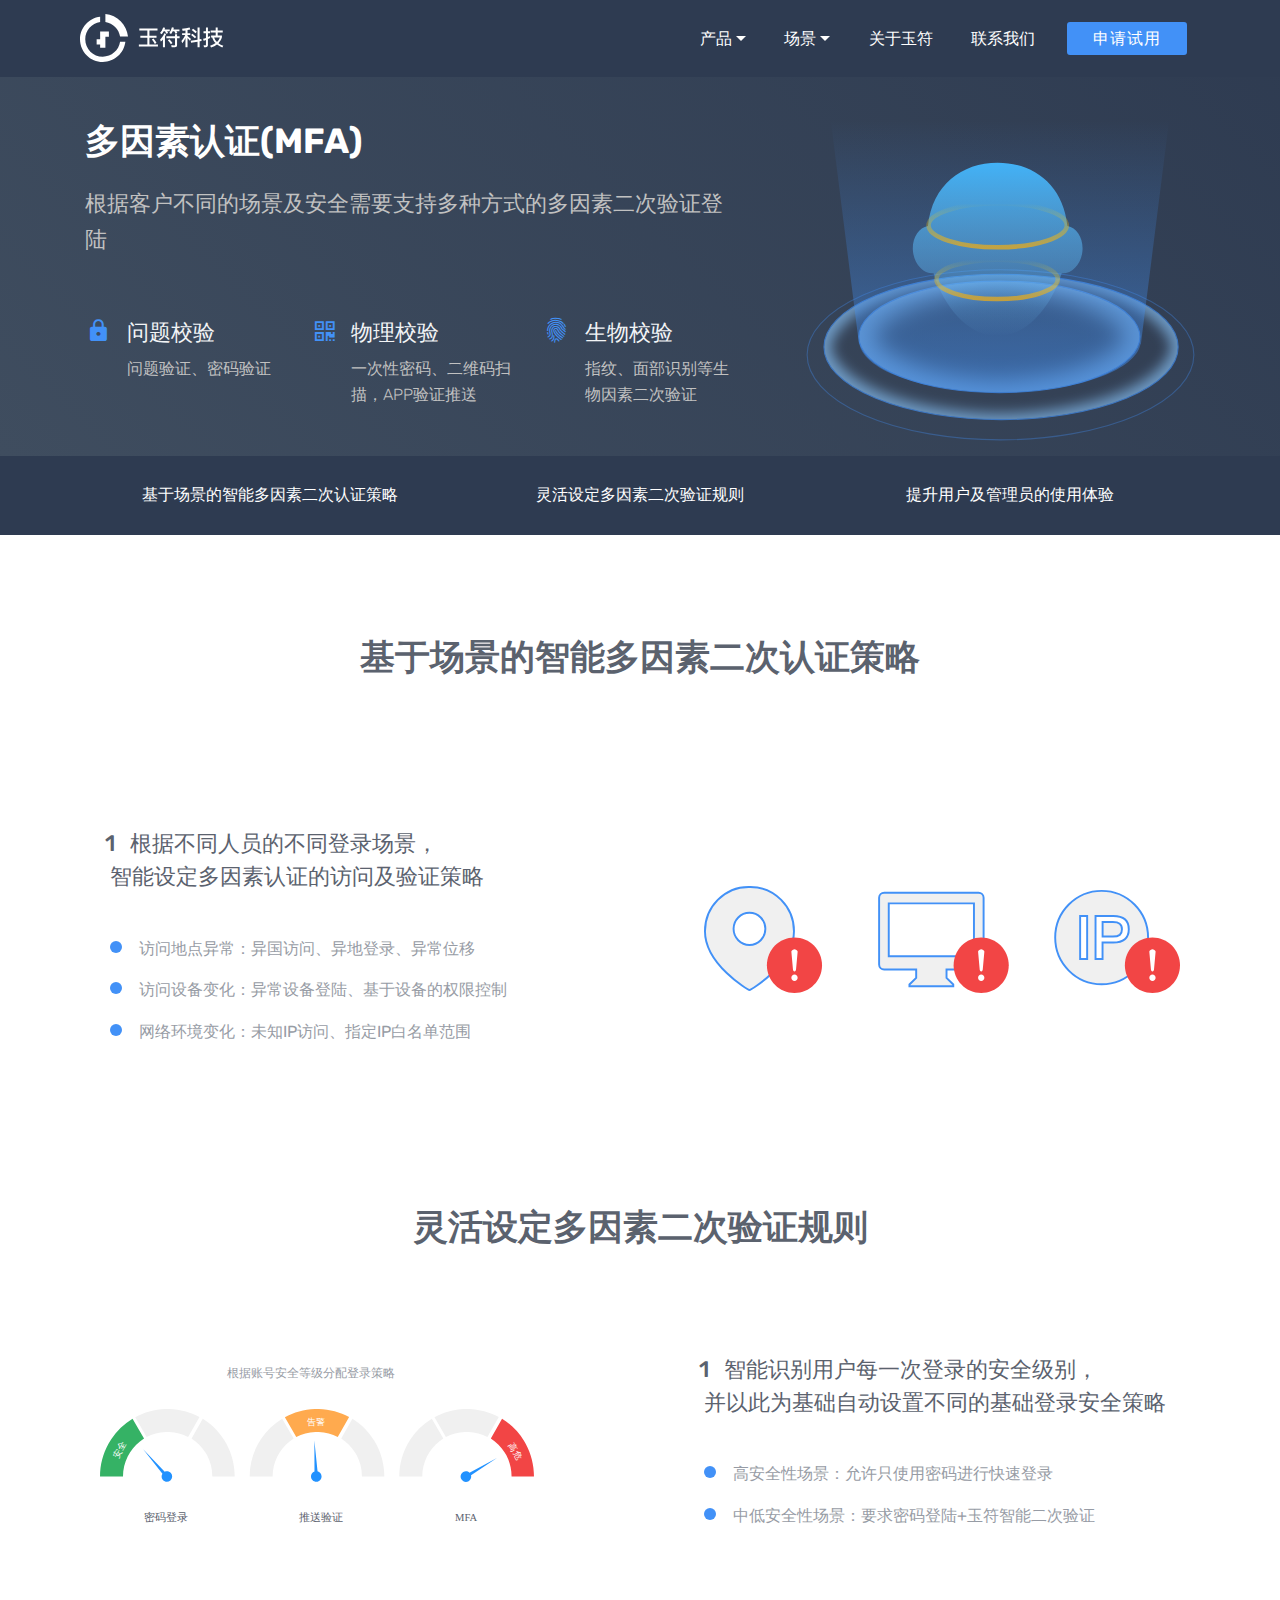
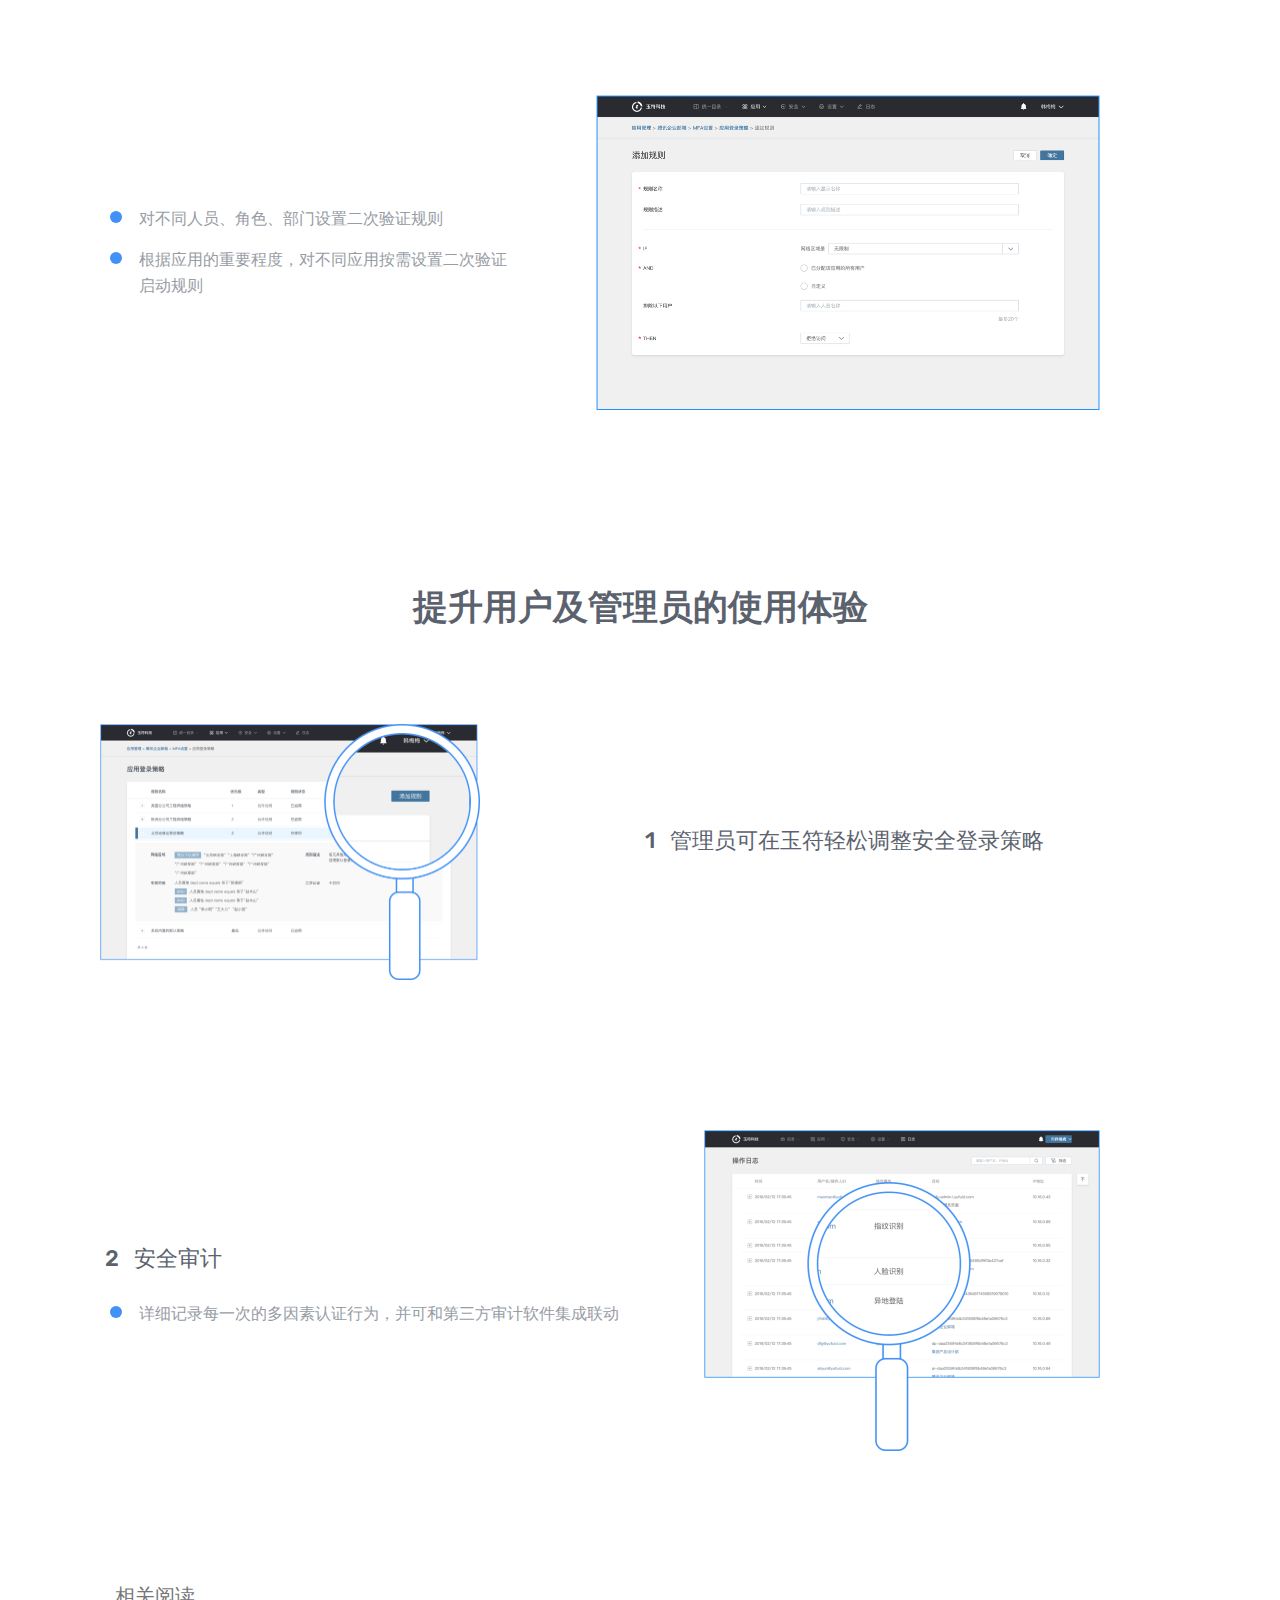
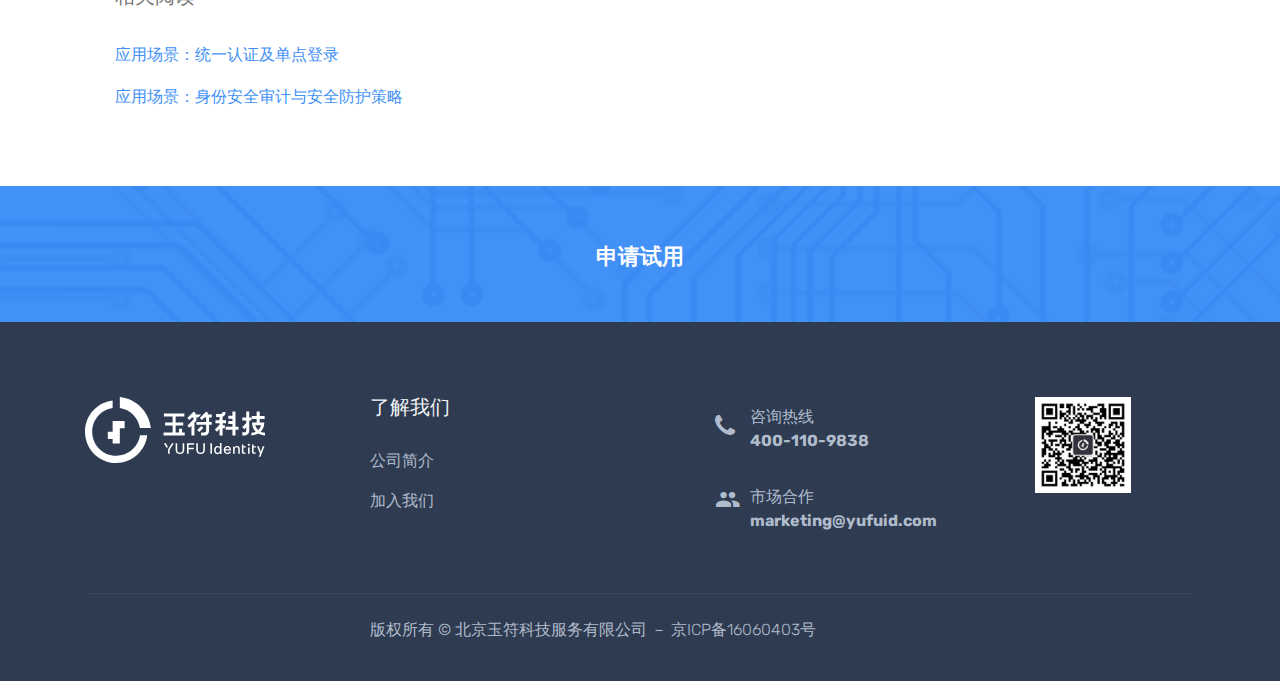
<file: mfa.html>
<!DOCTYPE html>
<html>
<head>
  <!-- Site made with Mobirise Website Builder v4.10.5, https://mobirise.com -->
  <meta charset="UTF-8">
  <meta http-equiv="X-UA-Compatible" content="IE=edge">
  <meta name="generator" content="Mobirise v4.10.5, mobirise.com">
  <meta name="viewport" content="width=device-width, initial-scale=1, minimum-scale=1">
  <link rel="shortcut icon" href="assets/images/favicon.ico" type="image/x-icon">
  <meta name="description" content="MFA是逐渐兴起的身份鉴别手段.玉符多因子认证MFA-能够在用户名和密码之外增强访问控制,通过人脸识别、指纹识别、消息推送、动态口令等方式提供二次认证,为企业提供增强访问控制.">
  
  <title>多因素认证-MFA二次认证-登录身份鉴别,访问控制更安全-北京玉符科技</title>
  <link rel="stylesheet" href="assets/icon54/style.css">
  <link rel="stylesheet" href="assets/bootstrap-material-design-font/css/material.css">
  <link rel="stylesheet" href="assets/font-awesome/css/font-awesome.css">
  <link rel="stylesheet" href="assets/web/assets/mobirise-icons/mobirise-icons.css">
  <link rel="stylesheet" href="assets/tether/tether.min.css">
  <link rel="stylesheet" href="assets/bootstrap/css/bootstrap.min.css">
  <link rel="stylesheet" href="assets/bootstrap/css/bootstrap-grid.min.css">
  <link rel="stylesheet" href="assets/bootstrap/css/bootstrap-reboot.min.css">
  <link rel="stylesheet" href="assets/dropdown/css/style.css">
  <link rel="stylesheet" href="assets/theme/css/style.css">
  <link rel="stylesheet" href="assets/mobirise/css/mbr-additional.css" type="text/css">
  
  
  <meta name="keywords" content="身份鉴别,MFA,双因素认证,多因子认证,多因素认证,二次验证,二次认证,指纹识别,登录判断,人脸识别">
</head>
<body>
  <section class="menu cid-rygiUPqz6Q" once="menu" id="menu1-45">

    

    <nav class="navbar navbar-expand beta-menu navbar-dropdown align-items-center navbar-fixed-top navbar-toggleable-sm">
        <button class="navbar-toggler navbar-toggler-right" type="button" data-toggle="collapse" data-target="#navbarSupportedContent" aria-controls="navbarSupportedContent" aria-expanded="false" aria-label="Toggle navigation">
            <div class="hamburger">
                <span></span>
                <span></span>
                <span></span>
                <span></span>
            </div>
        </button>
        <div class="menu-logo">
            <div class="navbar-brand">
                <span class="navbar-logo">
                    <a href="index.html">
                         <img src="assets/images/logo.svg" alt="玉符科技IDaaS云平台" title="" style="height: 3rem;">
                    </a>
                </span>
                
            </div>
        </div>
        <div class="collapse navbar-collapse" id="navbarSupportedContent">
            <ul class="navbar-nav nav-dropdown" data-app-modern-menu="true"><li class="nav-item dropdown">
                    <a class="nav-link link text-white dropdown-toggle display-4" data-toggle="dropdown-submenu" aria-expanded="true">产品</a><div class="dropdown-menu"><a class="text-white dropdown-item display-4" href="ud.html">统一目录</a><a class="text-white dropdown-item display-4" href="sso.html">单点登录</a><a class="text-white dropdown-item display-4" href="lcm.html">账号生命周期管理</a><a class="text-white dropdown-item display-4" href="sa.html">安全审计</a><a class="text-white dropdown-item display-4" href="mfa.html">多因素认证</a></div>
                </li><li class="nav-item dropdown"><a class="nav-link link text-white dropdown-toggle display-4" data-toggle="dropdown-submenu" aria-expanded="false">场景</a><div class="dropdown-menu"><a class="text-white dropdown-item display-4" href="page9.html">目录集成管理</a><a class="text-white dropdown-item display-4" href="page10.html">统一认证及单点登录</a><a class="text-white dropdown-item display-4" href="page11.html">账号同步及自动入离职</a><a class="text-white dropdown-item display-4" href="page12.html">身份安全审计与安全防护策略</a></div></li><li class="nav-item"><a class="nav-link link text-white display-4" href="aboutus.html">
                        
                        关于玉符
                    </a></li>
                <li class="nav-item">
                    <a class="nav-link link text-white display-4" href="aboutus.html#contacts1-7o">联系我们</a>
                </li></ul>
            <div class="navbar-buttons mbr-section-btn"><a class="btn btn-sm btn-primary display-4" href="page13.html">申请试用</a></div>
        </div>
    </nav>
</section>

<section class="engine"><a href="https://mobirise.info/c">site builder</a></section><section class="header3 cid-rygiUPGuqU" id="header3-46">

    

    

    <div class="container">
        <div class="media-container-row root">
            <div class="mbr-figure" style="width: 65%;">
                <img src="assets/images/banner-4.svg" alt="多因子认证MFA" title="">
            </div>

            <div class="media-content">
                <h1 class="mbr-section-title mbr-white pb-3 mbr-fonts-style display-2"><strong>
                    多因素认证(MFA)
                </strong></h1>
                
                <div class="mbr-section-text mbr-white pb-3 ">
                    <p class="mbr-text mbr-fonts-style display-5">根据客户不同的场景及安全需要支持多种方式的多因素二次验证登陆<br></p>
                </div>
          <div class="row justify-content-center">
            <div class="card p-3 col-12 col-md-6 col-lg-4">
                <div class="media-container-row">
                    <div class="card-img pr-2">
                        <span class="mbr-iconfont mdi-action-lock"></span>
                    </div>
                    <div class="card-box">
                        <h4 class="card-title pt-3 mbr-fonts-style display-5">问题校验</h4>
                        <p class="mbr-text mbr-fonts-style display-4">
                           问题验证、密码验证
                        </p>
                    </div>
                </div>
            </div>

            <div class="card p-3 col-12 col-md-6 col-lg-4">
                <div class="media-container-row">
                    <div class="card-img pr-2">
                        <span class="mbr-iconfont fa-qrcode fa"></span>
                    </div>
                    <div class="card-box">
                        <h4 class="card-title pt-3 mbr-fonts-style display-5">物理校验</h4>
                        <p class="mbr-text mbr-fonts-style display-4">一次性密码、二维码扫描，APP验证推送</p>
                    </div>
                </div>
            </div>

            <div class="card p-3 col-12 col-md-6 col-lg-4">
                <div class="media-container-row">
                    <div class="card-img pr-2">
                        <span class="mbr-iconfont icon54-v1-finger-print"></span>
                    </div>
                    <div class="card-box">
                        <h4 class="card-title pt-3 mbr-fonts-style display-5">
                            生物校验
                        </h4>
                        <p class="mbr-text mbr-fonts-style display-4">指纹、面部识别等生物因素二次验证</p>
                    </div>
                </div>
            </div>

            
        </div>
            </div>
        </div>
    </div>

</section>

<section class="features4 cid-rygiUQQ7o1" id="features4-47">
    
         

    
    <div class="container">
        <div class="media-container-row">
            <div class="card p-3 col-12 col-md-6 col-lg-4">
                <div class="card-wrapper media-container-row media-container-row">
                    <div class="card-box">
                        <h4 class="card-title pb-3 mbr-fonts-style display-4"><a href="page7.html#content4-48" class="text-white">
                            基于场景的智能多因素二次认证策略
                        </a></h4>
                        
                    </div>
                </div>
            </div>

            <div class="card p-3 col-12 col-md-6 col-12 col-md-6 col-lg-4">
                <div class="card-wrapper media-container-row">
                    <div class="card-box">
                        <h4 class="card-title pb-3 mbr-fonts-style display-4"><a href="page7.html#content4-4c" class="text-white">
                            灵活设定多因素二次验证规则
                        </a></h4>
                        
                    </div>
                </div>
            </div>

            <div class="card p-3 col-12 col-md-6 col-lg-4">
                <div class="card-wrapper media-container-row">
                    <div class="card-box">
                        <h4 class="card-title pb-3 mbr-fonts-style display-4"><a href="page7.html#content4-4g" class="text-white">
                            提升用户及管理员的使用体验
                        </a></h4>
                        
                    </div>
                </div>
            </div>

            
        </div>
    </div>
</section>

<section class="mbr-section content4 cid-rygiURkFb2" id="content4-48">

    

    <div class="container">
        <div class="media-container-row">
            <div class="title col-12 col-md-8">
                <h2 class="align-center pb-3 mbr-fonts-style display-2"><strong>基于场景的智能多因素二次认证策略</strong></h2>
                
                
            </div>
        </div>
    </div>
</section>

<section class="features11 cid-rygiURygv7" id="features11-49">

    

    

    <div class="container">   
        <div class="col-md-12">
            <div class="media-container-row">
                <div class="mbr-figure m-auto" style="width: 50%;">
                    <img src="assets/images/1.1-1.svg" alt="玉符二次认证" title="">
                </div>
                <div class=" align-left aside-content">
                    <h2 class="mbr-title pt-2 mbr-fonts-style display-5">&nbsp;1 &nbsp; 根据不同人员的不同登录场景，<div>&nbsp; 智能设定多因素认证的访问及验证策略<br><div><br>
                    </div></div></h2>
                                   
                    <div class="mbr-text counter-container col-12 mbr-fonts-style display-7">
                <ul>
                    <li>访问地点异常：异国访问、异地登录、异常位移</li><li>访问设备变化：异常设备登陆、基于设备的权限控制</li><li>网络环境变化：未知IP访问、指定IP白名单范围</li>
                </ul>
        </div>
                  
                </div>
            </div>
        </div> 
    </div>          
</section>

<section class="mbr-section content4 cid-rygiUSofjc" id="content4-4c">

    

    <div class="container">
        <div class="media-container-row">
            <div class="title col-12 col-md-8">
                <h2 class="align-center pb-3 mbr-fonts-style display-2"><strong>灵活设定多因素二次验证规则</strong></h2>
                
                
            </div>
        </div>
    </div>
</section>

<section class="features11 cid-rygiUSAeiX" id="features11-4d">

    

    

    <div class="container">   
        <div class="col-md-12">
            <div class="media-container-row">
                <div class="mbr-figure m-auto" style="width: 55%;">
                    <img src="assets/images/2.1-1.svg" alt="灵活的二次认证" title="">
                </div>
                <div class=" align-left aside-content">
                    <h2 class="mbr-title pt-2 mbr-fonts-style display-5">&nbsp;1 &nbsp; 智能识别用户每一次登录的安全级别，<div>&nbsp; 并以此为基础自动设置不同的基础登录安全策略<br><br></div></h2>
                    <div class="mbr-text counter-container col-12 mbr-fonts-style display-7">
                <ul>
                    <li>高安全性场景：允许只使用密码进行快速登录</li><li>中低安全性场景：要求密码登陆+玉符智能二次验证</li>
                </ul>
            </div>
                </div>
            </div>
        </div> 
    </div>          
</section>

<section class="features11 cid-rygiUSRfWk" id="features11-4e">

    

    

    <div class="container">   
        <div class="col-md-12">
            <div class="media-container-row">
                <div class="mbr-figure m-auto" style="width: 60%;">
                    <img src="assets/images/2.2-1004x628.png" alt="二次验证规则" title="">
                </div>
                <div class=" align-left aside-content">
                    <h2 class="mbr-title pt-2 mbr-fonts-style display-5"></h2>
                    <div class="mbr-text counter-container col-12 mbr-fonts-style display-7">
                <ul>
                    <li>对不同人员、角色、部门设置二次验证规则</li><li>根据应用的重要程度，对不同应用按需设置二次验证启动规则</li>
                </ul>
            </div>
                </div>
            </div>
        </div> 
    </div>          
</section>

<section class="mbr-section content4 cid-rygiUTR6Dq" id="content4-4g">

    

    <div class="container">
        <div class="media-container-row">
            <div class="title col-12 col-md-8">
                <h2 class="align-center pb-3 mbr-fonts-style display-2"><strong>提升用户及管理员的使用体验</strong></h2>
                
                
            </div>
        </div>
    </div>
</section>

<section class="features11 cid-rygiUU6fZ0" id="features11-4h">

    

    

    <div class="container">   
        <div class="col-md-12">
            <div class="media-container-row">
                <div class="mbr-figure m-auto" style="width: 50%;">
                    <img src="assets/images/3.1-760x513.png" alt="玉符安全登录策略" title="">
                </div>
                <div class=" align-left aside-content">
                    <h2 class="mbr-title pt-2 mbr-fonts-style display-5">&nbsp;1 &nbsp; 管理员可在玉符轻松调整安全登录策略<br><br></h2>
                    <div class="mbr-text counter-container col-12 mbr-fonts-style display-7"></div>
                </div>
            </div>
        </div> 
    </div>          
</section>

<section class="features11 cid-rygBg6MglZ" id="features11-4s">

    

    

    <div class="container">   
        <div class="col-md-12">
            <div class="media-container-row">
                <div class="mbr-figure m-auto" style="width: 50%;">
                    <img src="assets/images/3.2-792x642.png" alt="玉符安全审计" title="">
                </div>
                <div class=" align-left aside-content">
                    <h2 class="mbr-title pt-2 mbr-fonts-style display-5">&nbsp;2 &nbsp; 安全审计<br><br></h2>
                    <div class="mbr-text counter-container col-12 mbr-fonts-style display-7">
                <ul>
                    <li>详细记录每一次的多因素认证行为，并可和第三方审计软件集成联动</li>
                </ul>
            </div>
                </div>
            </div>
        </div> 
    </div>          
</section>

<section class="mbr-section article content3 cid-rygiUVILXX" id="content3-4n">
      
     

    <div class="container">
        <div class="media-container-row">
            <div class="row col-12 col-md-12">
                <div class="col-12 mbr-text mbr-fonts-style col-md-6 display-7">
                    <h5>相关阅读</h5><h5><br></h5><p><span style="font-size: 1rem;"><a href="page10.html">应用场景：统一认证及单点登录</a></span><br></p><p><a href="page12.html">应用场景：身份安全审计与安全防护策略</a></p>
                </div>
                <div class="col-12 mbr-text mbr-fonts-style display-7 col-md-6">
                     <p><br></p>
                </div>
                
            </div>
        </div>
    </div>
</section>

<section class="mbr-section info3 cid-rz1tHHpaOt" id="info3-an">

    

    

    <div class="container">
        <div class="row justify-content-center"><a href="page13.html">
            </a><div class="media-container-column title col-12 col-md-10"><a href="page13.html">
                <h2 class="align-left mbr-bold mbr-white pb-3 mbr-fonts-style display-5">
                    申请试用
                </h2>
                
                
                </a>
            </div>
        </div>
    </div>
</section>

<section class="cid-rxetaNvnJH" id="footer1-9">

    

    

    <div class="container">
        <div class="media-container-row content text-success">
            <div class="col-12 col-lg-3 mbr-fonts-style display-5">
                <div class="media-wrap">
                    <a href="#top">
                        <img src="assets/images/logo10.svg" alt="玉符科技logo" title="">
                    </a>
                </div>
            </div>
            <div class="col-12 col-lg-2 mbr-fonts-style display-7">
                <h5 class="pb-3">
                    了解我们
                </h5>
                <p class="mbr-text"><a href="aboutus.html" class="text-success">公司简介</a><br><a href="https://app.mokahr.com/apply/yufu/3753" class="text-success">加入我们</a><br><br></p>
            </div>
            <div class="col-12 col-lg-2 mbr-fonts-style display-7">

            </div>
            <div class="col-12 col-lg-3 mbr-fonts-style display-7">
                <span class="mbr-iconfont fa-phone fa"></span>
                <p class="mbr-text">咨询热线</p> <p class="mbr-text contact-text"><strong>400-110-9838</strong></p>
                <span class="mbr-iconfont second mdi-social-people"></span>
                <p class="mbr-text">市场合作</p> <p class="mbr-text contact-text"><strong>marketing@yufuid.com</strong></p>
            </div>
            <div class="col-12 col-lg-2 mbr-fonts-style display-5">
                <div class="media-wrap">
                    <a href="#bottom">
                        <img src="assets/images/240x240.png" alt="玉符公众号" title="">
                    </a>
                </div>
            </div>
        </div>
        <div class="footer-lower">
            <div class="media-container-row">
                <div class="col-sm-12">
                    <hr>
                </div>
            </div>
            <div class="media-container-row mbr-white">
                <div class="col-sm-6 copyright">
                    <p class="mbr-text mbr-fonts-style display-4">版权所有 © 北京玉符科技服务有限公司 － 京ICP备16060403号</p>
                </div>
            </div>
        </div>
    </div>
</section>


  <script src="assets/web/assets/jquery/jquery.min.js"></script>
  <script src="assets/tether/tether.min.js"></script>
  <script src="assets/popper/popper.min.js"></script>
  <script src="assets/bootstrap/js/bootstrap.min.js"></script>
  <script src="assets/smoothscroll/smooth-scroll.js"></script>
  <script src="assets/touchswipe/jquery.touch-swipe.min.js"></script>
  <script src="assets/dropdown/js/nav-dropdown.js"></script>
  <script src="assets/dropdown/js/navbar-dropdown.js"></script>
  <script src="assets/theme/js/script.js"></script>
  
  
</body>
</html>
</file>
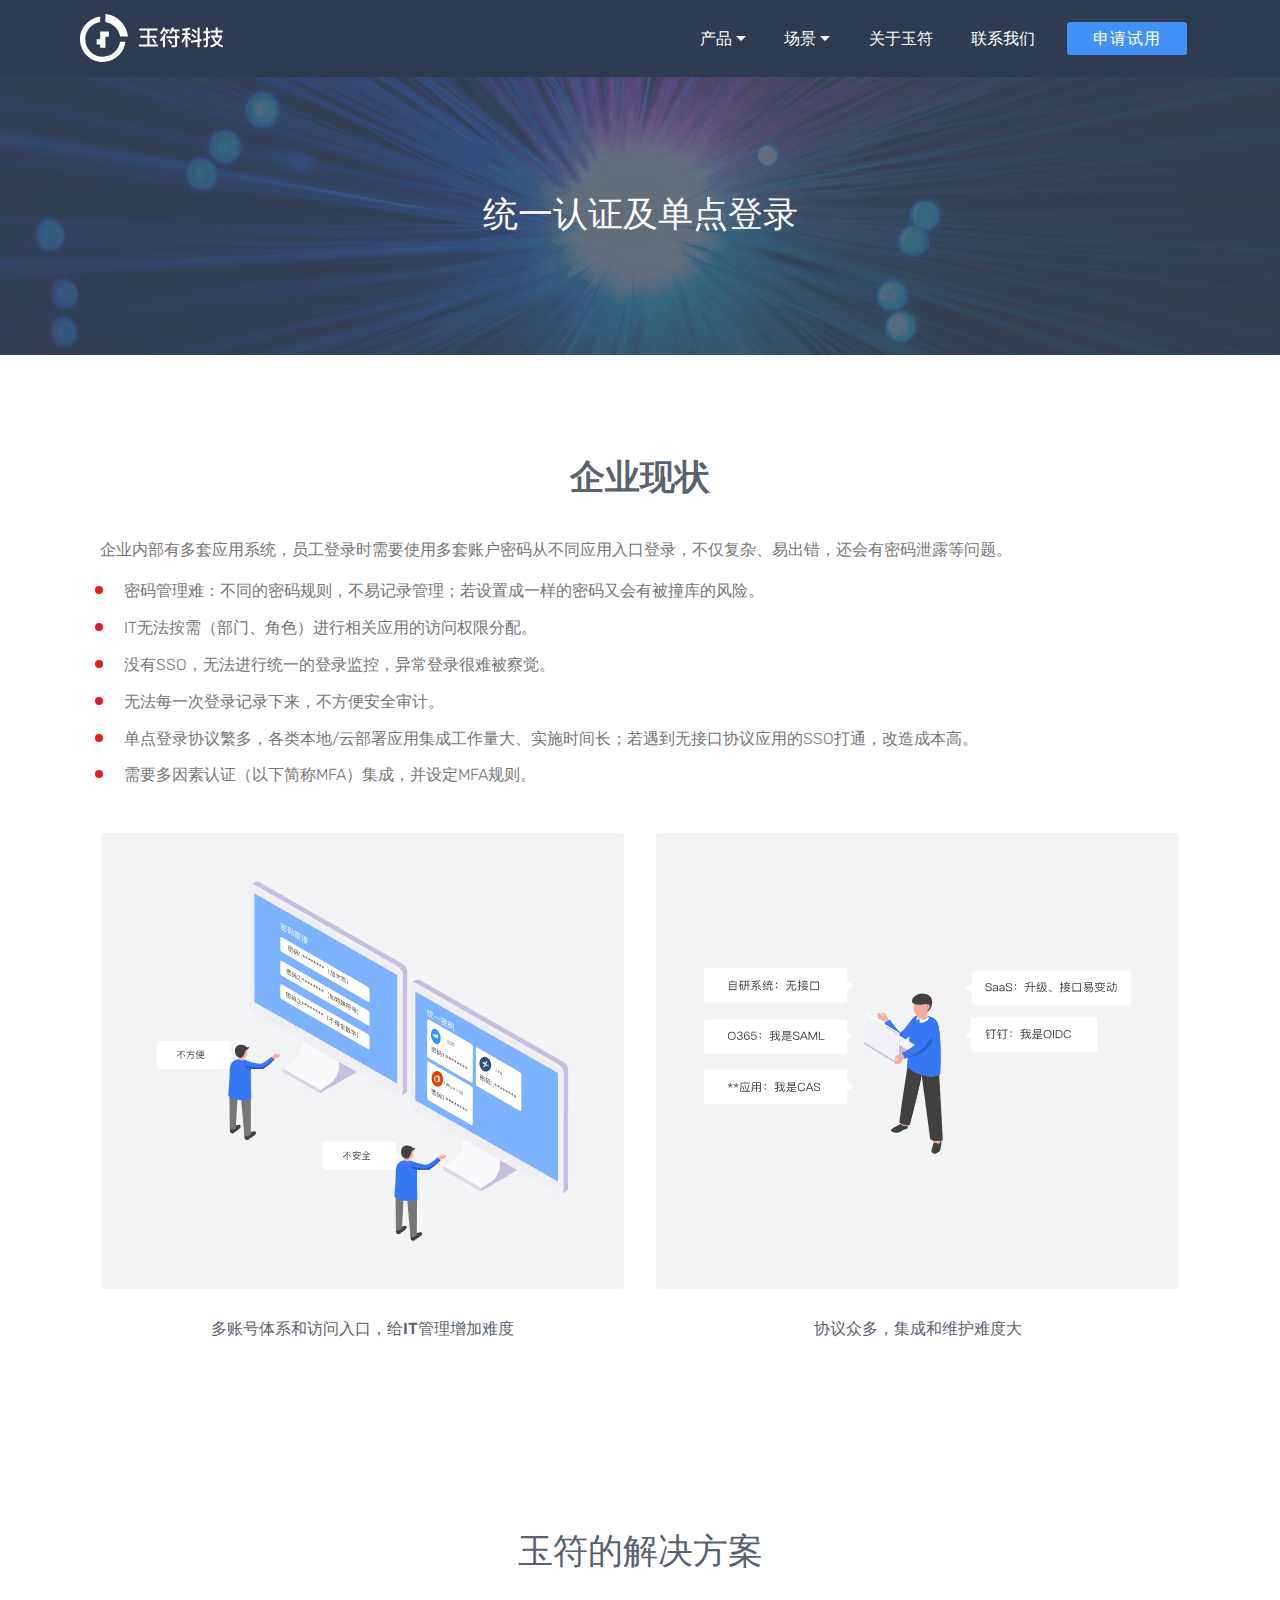
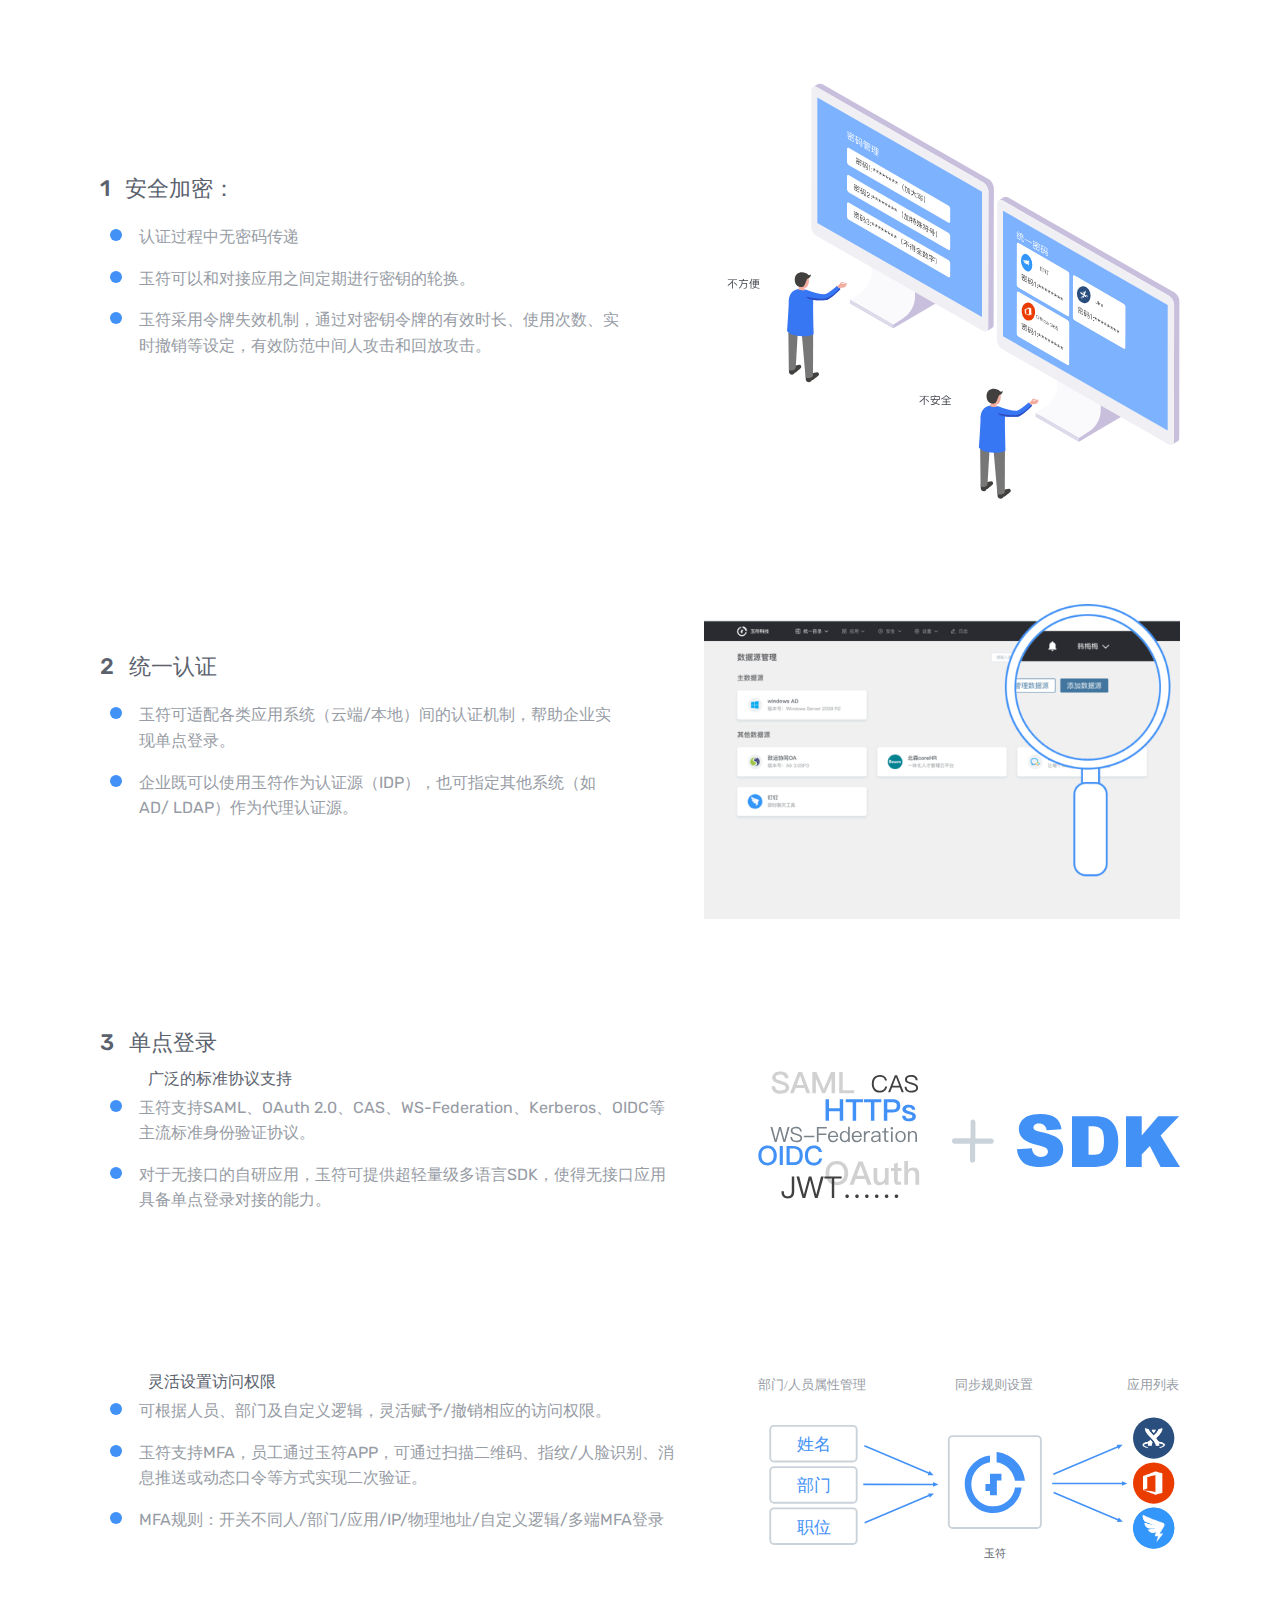
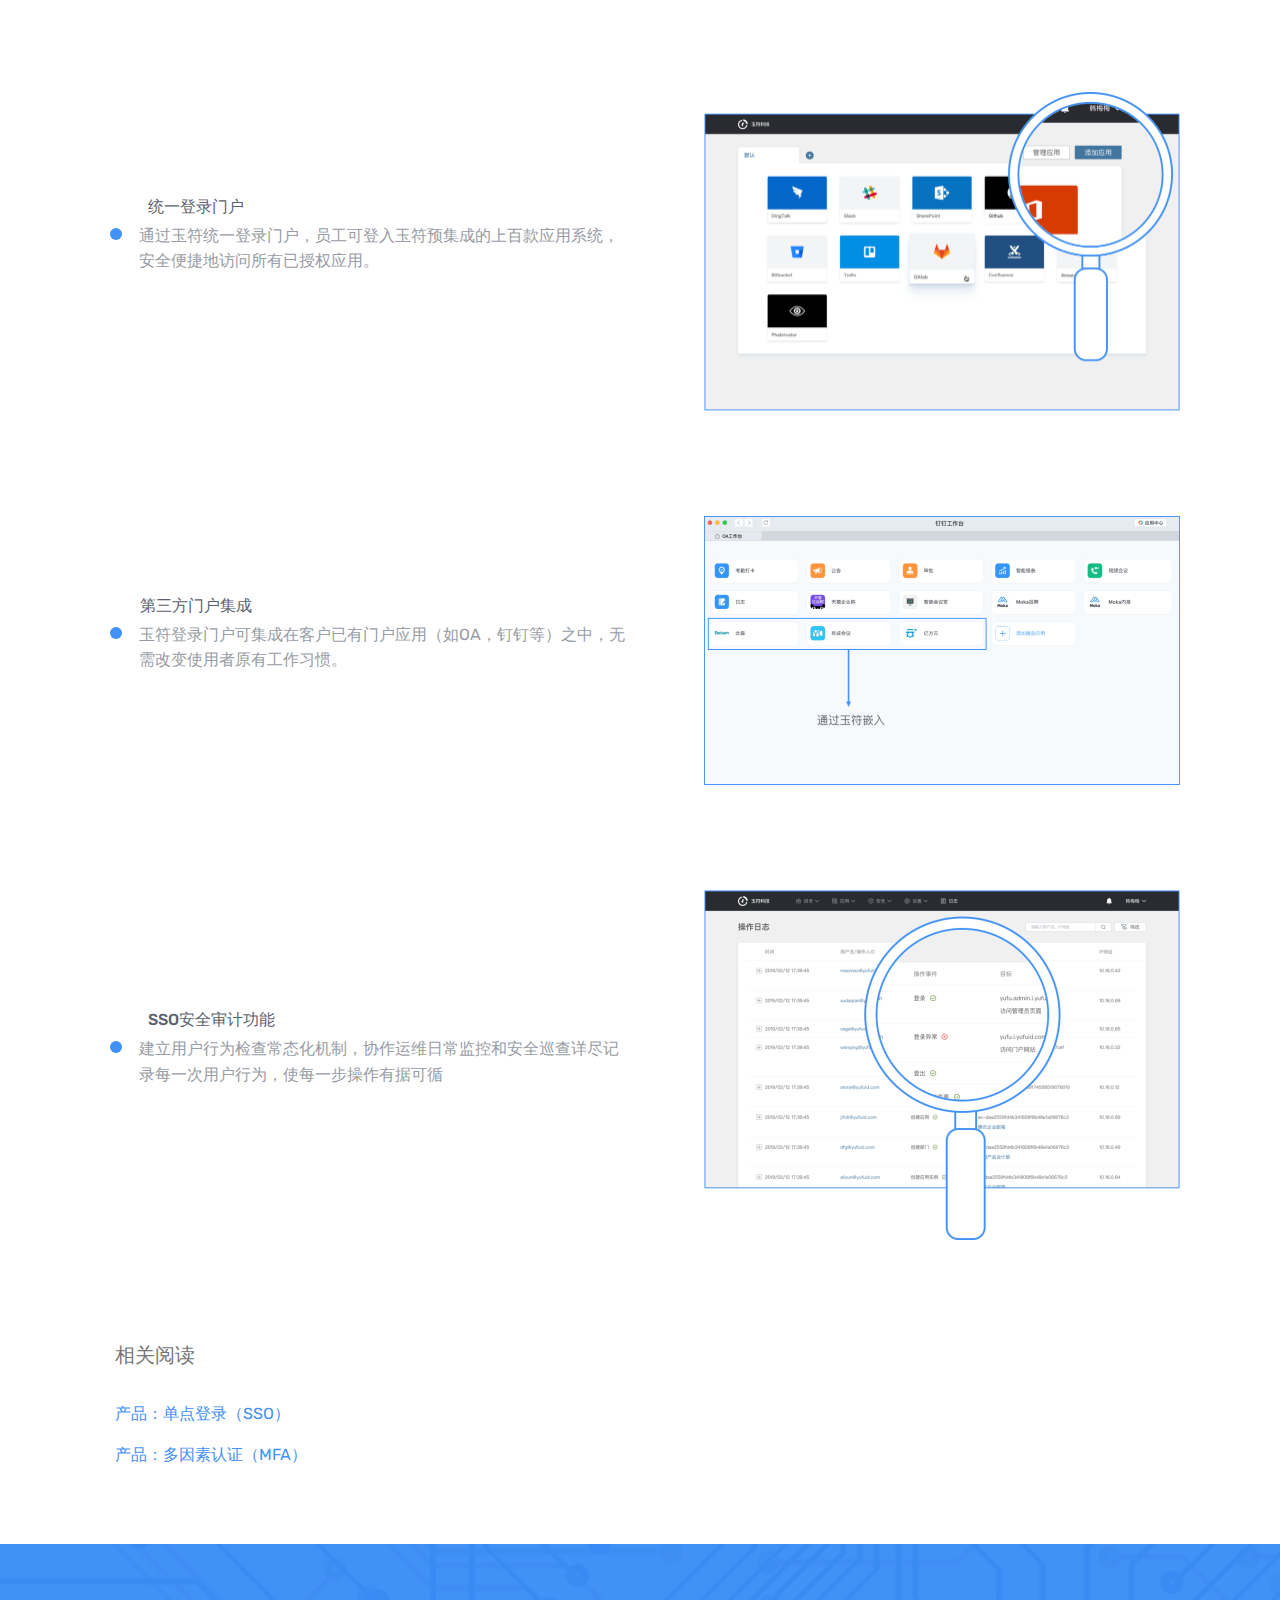
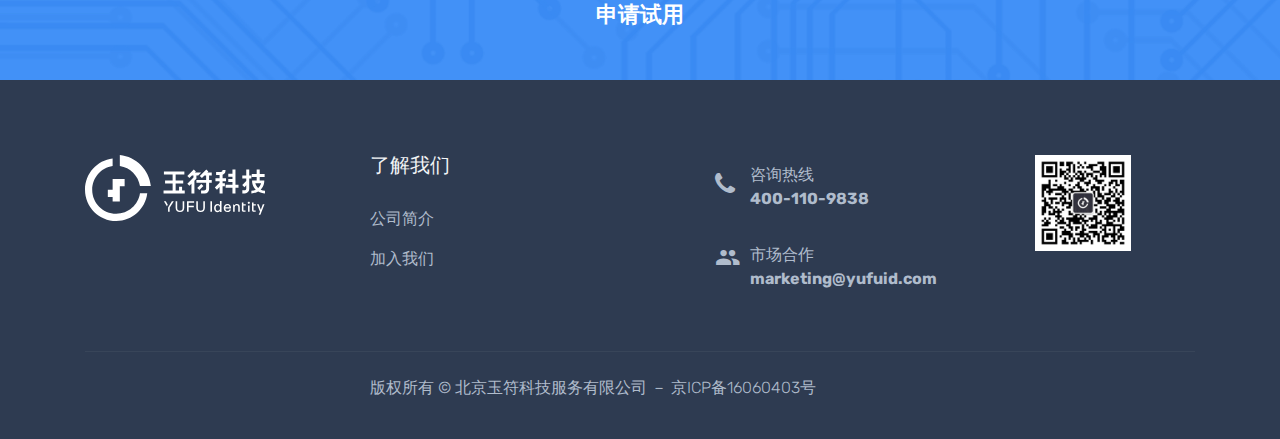
<file: page10.html>
<!DOCTYPE html>
<html>
<head>
  <!-- Site made with Mobirise Website Builder v4.10.5, https://mobirise.com -->
  <meta charset="UTF-8">
  <meta http-equiv="X-UA-Compatible" content="IE=edge">
  <meta name="generator" content="Mobirise v4.10.5, mobirise.com">
  <meta name="viewport" content="width=device-width, initial-scale=1, minimum-scale=1">
  <link rel="shortcut icon" href="assets/images/favicon.ico" type="image/x-icon">
  <meta name="description" content="统一认证及单点登录,只需使用玉符统一登录门户,便可登录玉符预集成的上百款应用系统;通过单点登录,可让企业员工使用任意终端都能安全稳定的进行单点登录访问，方便员工登录并提高企业IT工作效率.">
  
  <title>统一认证及单点登录-统一登录门户保证企业安全</title>
  <link rel="stylesheet" href="assets/font-awesome/css/font-awesome.css">
  <link rel="stylesheet" href="assets/bootstrap-material-design-font/css/material.css">
  <link rel="stylesheet" href="assets/tether/tether.min.css">
  <link rel="stylesheet" href="assets/bootstrap/css/bootstrap.min.css">
  <link rel="stylesheet" href="assets/bootstrap/css/bootstrap-grid.min.css">
  <link rel="stylesheet" href="assets/bootstrap/css/bootstrap-reboot.min.css">
  <link rel="stylesheet" href="assets/dropdown/css/style.css">
  <link rel="stylesheet" href="assets/theme/css/style.css">
  <link rel="stylesheet" href="assets/mobirise/css/mbr-additional.css" type="text/css">
  
  
  Keywords:<meta name="keywords" content="单点登录,统一认证,SSO,门户集成,MFA,安全审计,二次验证,单点登录协议,认证源,IDP,AD域">
</head>
<body>
  <section class="menu cid-ryVMoSWdkO" once="menu" id="menu1-8j">

    

    <nav class="navbar navbar-expand beta-menu navbar-dropdown align-items-center navbar-fixed-top navbar-toggleable-sm">
        <button class="navbar-toggler navbar-toggler-right" type="button" data-toggle="collapse" data-target="#navbarSupportedContent" aria-controls="navbarSupportedContent" aria-expanded="false" aria-label="Toggle navigation">
            <div class="hamburger">
                <span></span>
                <span></span>
                <span></span>
                <span></span>
            </div>
        </button>
        <div class="menu-logo">
            <div class="navbar-brand">
                <span class="navbar-logo">
                    <a href="index.html">
                         <img src="assets/images/logo.svg" alt="玉符科技IDaaS云平台" title="" style="height: 3rem;">
                    </a>
                </span>
                
            </div>
        </div>
        <div class="collapse navbar-collapse" id="navbarSupportedContent">
            <ul class="navbar-nav nav-dropdown" data-app-modern-menu="true"><li class="nav-item dropdown">
                    <a class="nav-link link text-white dropdown-toggle display-4" data-toggle="dropdown-submenu" aria-expanded="true">产品</a><div class="dropdown-menu"><a class="text-white dropdown-item display-4" href="ud.html">统一目录</a><a class="text-white dropdown-item display-4" href="sso.html">单点登录</a><a class="text-white dropdown-item display-4" href="lcm.html">账号生命周期管理</a><a class="text-white dropdown-item display-4" href="sa.html">安全审计</a><a class="text-white dropdown-item display-4" href="mfa.html">多因素认证</a></div>
                </li><li class="nav-item dropdown"><a class="nav-link link text-white dropdown-toggle display-4" data-toggle="dropdown-submenu" aria-expanded="false">场景</a><div class="dropdown-menu"><a class="text-white dropdown-item display-4" href="page9.html">目录集成管理</a><a class="text-white dropdown-item display-4" href="page10.html">统一认证及单点登录</a><a class="text-white dropdown-item display-4" href="page11.html">账号同步及自动入离职</a><a class="text-white dropdown-item display-4" href="page12.html">身份安全审计与安全防护策略</a></div></li><li class="nav-item"><a class="nav-link link text-white display-4" href="aboutus.html">
                        
                        关于玉符
                    </a></li>
                <li class="nav-item">
                    <a class="nav-link link text-white display-4" href="aboutus.html#contacts1-7o">联系我们</a>
                </li></ul>
            <div class="navbar-buttons mbr-section-btn"><a class="btn btn-sm btn-primary display-4" href="page13.html">申请试用</a></div>
        </div>
    </nav>
</section>

<section class="engine"><a href="https://mobirise.info/q">free responsive site templates</a></section><section class="header4 cid-ryVMoTdxmh" id="header4-8k">

    

    

    <div class="container">
        <div class="row justify-content-md-center">
            <div class="media-content col-md-10">
                
                
                <h3 class="mbr-section-subtitle align-center mbr-white mbr-light p-5 mbr-fonts-style display-2">
                    统一认证及单点登录
                </h3>
                <div class="mbr-text align-center mbr-white pb-3">
                    
                </div>
                
            </div>

        </div>
    </div>
</section>

<section class="mbr-section content4 cid-ryVMoTsy3h" id="content4-8l">

    

    <div class="container">
        <div class="media-container-row">
            <div class="title col-12">
                <h2 class="align-center pb-3 mbr-fonts-style display-2"><strong>企业现状</strong><strong><br></strong>
                </h2>
                <h3 class="mbr-section-subtitle align-center mbr-light mbr-fonts-style display-7">
                                <div><br></div><div>企业内部有多套应用系统，员工登录时需要使用多套账户密码从不同应用入口登录，不仅复杂、易出错，还会有密码泄露等问题。</div><div><br></div><ul><li>密码管理难：不同的密码规则，不易记录管理；若设置成一样的密码又会有被撞库的风险。</li></ul><ul><li>IT无法按需（部门、角色）进行相关应用的访问权限分配。</li><li>没有SSO，无法进行统一的登录监控，异常登录很难被察觉。</li><li>无法每一次登录记录下来，不方便安全审计。</li></ul><ul><li>单点登录协议繁多，各类本地/云部署应用集成工作量大、实施时间长；若遇到无接口协议应用的SSO打通，改造成本高。</li></ul><ul><li>需要多因素认证（以下简称MFA）集成，并设定MFA规则。</li></ul><ul>
                </ul></h3>
                
            </div>
        </div>
    </div>
</section>

<section class="features2 cid-ryVMoTDjsx" id="features2-8m">

    

    
    
    <div class="container">
        <div class="media-container-row">
            <div class="card p-3 col-12 col-md-6">
                <div class="card-wrapper">
                    <div class="card-img">
                        <img src="assets/images/111.svg" alt="Mobirise" title="">
                    </div>
                    <div class="card-box">
                        <h4 class="card-title pb-3 mbr-fonts-style display-7">
                            多账号体系和访问入口，给IT管理增加难度
                        </h4>
                        
                    </div>
                </div>
            </div>

            <div class="card p-3 col-12 col-md-6">
                <div class="card-wrapper">
                    <div class="card-img">
                        <img src="assets/images/212.svg" alt="Mobirise" title="">
                    </div>
                    <div class="card-box ">
                        <h4 class="card-title pb-3 mbr-fonts-style display-7">
                            协议众多，集成和维护难度大
                        </h4>
                        
                    </div>
                </div>
            </div>

            

            
            
        </div>
    </div>
</section>

<section class="mbr-section content4 cid-ryVMoUhrcE" id="content4-8n">

    

    <div class="container">
        <div class="media-container-row">
            <div class="title col-12 col-md-8">
                <h2 class="align-center pb-3 mbr-fonts-style display-2">
                    玉符的解决方案
                </h2>
                
                
            </div>
        </div>
    </div>
</section>

<section class="features11 cid-ryVMoUuhvG" id="features11-8o">

    

    

    <div class="container">   
        <div class="col-md-12">
            <div class="media-container-row">
                <div class="mbr-figure m-auto" style="width: 50%;">
                    <img src="assets/images/113.svg" alt="玉符安全加密" title="">
                </div>
                <div class=" align-left aside-content">
                    <h2 class="mbr-title pt-2 mbr-fonts-style display-5"><div>1 &nbsp; 安全加密：</div><div>
                    </div></h2>
                                    <h3 class="mbr-title pt-2 mbr-fonts-style display-7"></h3>
                    <div class="mbr-text counter-container col-12 mbr-fonts-style display-7">
                <ul>
                    <li>认证过程中无密码传递</li><li>玉符可以和对接应用之间定期进行密钥的轮换。</li><li>玉符采用令牌失效机制，通过对密钥令牌的有效时长、使用次数、<span style="font-size: 1rem;">实时撤销等设定，有效防范中间人攻击和回放攻击。</span></li>
                </ul>
        </div>
                    <h3 class="mbr-title pt-2 mbr-fonts-style display-5"><br>
                    </h3>
                    <div class="mbr-text counter-container col-12 col-md-8 mbr-fonts-style display-7"></div>
                </div>
            </div>
        </div> 
    </div>          
</section>

<section class="features11 cid-ryVMoUOMhX" id="features11-8p">

    

    

    <div class="container">   
        <div class="col-md-12">
            <div class="media-container-row">
                <div class="mbr-figure m-auto" style="width: 50%;">
                    <img src="assets/images/2-628x416.png" alt="玉符统一认证" title="">
                </div>
                <div class=" align-left aside-content">
                    <h2 class="mbr-title pt-2 mbr-fonts-style display-5">2 &nbsp; 统一认证</h2>
                                    <h3 class="mbr-title pt-2 mbr-fonts-style display-7"></h3>
                    <div class="mbr-text counter-container col-12 mbr-fonts-style display-7">
                <ul>
                    <li>玉符可适配各类应用系统（云端/本地）间的认证机制，<span style="font-size: 1rem;">帮助企业实现单点登录。</span></li><li><span style="font-size: 1rem;">企业既可以使用玉符作为认证源（IDP），也可指定其他系统</span><span style="font-size: 1rem;">（如AD/ LDAP）作为代理认证源。</span></li>
                </ul>
        </div>
                    <h3 class="mbr-title pt-2 mbr-fonts-style display-5"><br>
                    </h3>
                    <div class="mbr-text counter-container col-12 col-md-8 mbr-fonts-style display-7"></div>
                </div>
            </div>
        </div> 
    </div>          
</section>

<section class="features11 cid-ryVYooMix7" id="features11-8y">

    

    

    <div class="container">   
        <div class="col-md-12">
            <div class="media-container-row">
                <div class="mbr-figure m-auto" style="width: 45%;">
                    <img src="assets/images/3.1svg.svg" alt="SDK" title="">
                </div>
                <div class=" align-left aside-content">
                    <h2 class="mbr-title pt-2 mbr-fonts-style display-5">3 &nbsp; 单点登录</h2>
                                    <h3 class="mbr-title pt-2 mbr-fonts-style display-7">&nbsp; &nbsp; &nbsp; &nbsp; &nbsp; &nbsp; 广泛的标准协议支持</h3>
                    <div class="mbr-text counter-container col-12 mbr-fonts-style display-7">
                <ul>
                    <li>玉符支持SAML、OAuth 2.0、CAS、WS-Federation、Kerberos、<span style="font-size: 1rem;">OIDC等主流标准身份验证协议。</span></li><li><span style="font-size: 1rem;">对于无接口的自研应用，玉符可提供超轻量级多语言SDK，使得无接口</span><span style="font-size: 1rem;">应用具备单点登录对接的能力。</span></li>
                </ul>
        </div>
                    <h3 class="mbr-title pt-2 mbr-fonts-style display-5"></h3>
                    <div class="mbr-text counter-container col-12 col-md-8 mbr-fonts-style display-7"></div>
                </div>
            </div>
        </div> 
    </div>          
</section>

<section class="features11 cid-ryVYoXR1i1" id="features11-90">

    

    

    <div class="container">   
        <div class="col-md-12">
            <div class="media-container-row">
                <div class="mbr-figure m-auto" style="width: 45%;">
                    <img src="assets/images/3.2.svg" alt="Mobirise" title="">
                </div>
                <div class=" align-left aside-content">
                    <h2 class="mbr-title pt-2 mbr-fonts-style display-5"></h2>
                                    <h3 class="mbr-title pt-2 mbr-fonts-style display-7">&nbsp; &nbsp; &nbsp; &nbsp; &nbsp; &nbsp; 灵活设置访问权限</h3>
                    <div class="mbr-text counter-container col-12 mbr-fonts-style display-7">
                <ul>
                    <li>可根据人员、部门及自定义逻辑，灵活赋予/撤销相应的访问权限。</li><li>玉符支持MFA，员工通过玉符APP，可通过扫描二维码、指纹/人脸<span style="font-size: 1rem;">识别、消息推送或动态口令等方式实现二次验证。</span></li><li><span style="font-size: 1rem;">MFA规则：开关不同人/部门/应用/IP/物理地址/自定义逻辑/多端MFA登录</span></li>
                </ul>
        </div>
                    <h3 class="mbr-title pt-2 mbr-fonts-style display-5"><br>
                    </h3>
                    <div class="mbr-text counter-container col-12 col-md-8 mbr-fonts-style display-7"></div>
                </div>
            </div>
        </div> 
    </div>          
</section>

<section class="features11 cid-ryVYpWkhWh" id="features11-91">

    

    

    <div class="container">   
        <div class="col-md-12">
            <div class="media-container-row">
                <div class="mbr-figure m-auto" style="width: 50%;">
                    <img src="assets/images/3.3-952x639.png" alt="单点登录统一登录门户" title="">
                </div>
                <div class=" align-left aside-content">
                    <h2 class="mbr-title pt-2 mbr-fonts-style display-5"></h2>
                                    <h3 class="mbr-title pt-2 mbr-fonts-style display-7">&nbsp; &nbsp; &nbsp; &nbsp; &nbsp; &nbsp; 统一登录门户</h3>
                    <div class="mbr-text counter-container col-12 mbr-fonts-style display-7">
                <ul>
                    <li>通过玉符统一登录门户，员工可登入玉符预集成的上百款应用系统，<span style="font-size: 1rem;">安全便捷地访问所有已授权应用。</span></li>
                </ul>
        </div>
                    <h3 class="mbr-title pt-2 mbr-fonts-style display-5"><br>
                    </h3>
                    <div class="mbr-text counter-container col-12 col-md-8 mbr-fonts-style display-7"></div>
                </div>
            </div>
        </div> 
    </div>          
</section>

<section class="features11 cid-ryVYoKemjw" id="features11-8z">

    

    

    <div class="container">   
        <div class="col-md-12">
            <div class="media-container-row">
                <div class="mbr-figure m-auto" style="width: 50%;">
                    <img src="assets/images/3.4-952x537.png" alt="第三方门户集成" title="">
                </div>
                <div class=" align-left aside-content">
                    <h2 class="mbr-title pt-2 mbr-fonts-style display-5"></h2>
                                    <h3 class="mbr-title pt-2 mbr-fonts-style display-7">&nbsp; &nbsp; &nbsp; &nbsp; &nbsp; 第三方门户集成</h3>
                    <div class="mbr-text counter-container col-12 mbr-fonts-style display-7">
                <ul>
                    <li>玉符登录门户可集成在客户已有门户应用（如OA，钉钉等）之中，无需<span style="font-size: 1rem;">改变使用者原有工作习惯。</span></li>
                </ul>
        </div>
                    <h3 class="mbr-title pt-2 mbr-fonts-style display-5"><br>
                    </h3>
                    <div class="mbr-text counter-container col-12 col-md-8 mbr-fonts-style display-7"></div>
                </div>
            </div>
        </div> 
    </div>          
</section>

<section class="features11 cid-ryVYN1KZpW" id="features11-92">

    

    

    <div class="container">   
        <div class="col-md-12">
            <div class="media-container-row">
                <div class="mbr-figure m-auto" style="width: 50%;">
                    <img src="assets/images/3.5-952x700.png" alt="SSO安全审计" title="">
                </div>
                <div class=" align-left aside-content">
                    <h2 class="mbr-title pt-2 mbr-fonts-style display-5"></h2>
                                    <h3 class="mbr-title pt-2 mbr-fonts-style display-7">&nbsp; &nbsp; &nbsp; &nbsp; &nbsp; &nbsp; SSO安全审计功能</h3>
                    <div class="mbr-text counter-container col-12 mbr-fonts-style display-7">
                <ul>
                    <li>建立用户行为检查常态化机制，协作运维日常监控和安全巡查<span style="font-size: 1rem;">详尽记录每一次用户行为，使每一步操作有据可循</span></li>
                </ul>
        </div>
                    <h3 class="mbr-title pt-2 mbr-fonts-style display-5"><br>
                    </h3>
                    <div class="mbr-text counter-container col-12 col-md-8 mbr-fonts-style display-7"></div>
                </div>
            </div>
        </div> 
    </div>          
</section>

<section class="mbr-section article content3 cid-ryVMoVP1pB" id="content3-8t">
      
     

    <div class="container">
        <div class="media-container-row">
            <div class="row col-12 col-md-12">
                <div class="col-12 mbr-text mbr-fonts-style col-md-6 display-7">
                    <h5>相关阅读</h5><h5><br></h5><p><a href="sso.html">产品：单点登录（SSO）</a></p><p><a href="mfa.html">产品：多因素认证（MFA）</a></p>
                </div>
                <div class="col-12 mbr-text mbr-fonts-style display-7 col-md-6">
                     <p><br></p>
                </div>
                
            </div>
        </div>
    </div>
</section>

<section class="mbr-section info3 cid-rz1tNye0lK" id="info3-ar">

    

    

    <div class="container">
        <div class="row justify-content-center"><a href="page13.html">
            </a><div class="media-container-column title col-12 col-md-10"><a href="page13.html">
                <h2 class="align-left mbr-bold mbr-white pb-3 mbr-fonts-style display-5">
                    申请试用
                </h2>
                
                
                </a>
            </div>
        </div>
    </div>
</section>

<section class="cid-rxetaNvnJH" id="footer1-9">

    

    

    <div class="container">
        <div class="media-container-row content text-success">
            <div class="col-12 col-lg-3 mbr-fonts-style display-5">
                <div class="media-wrap">
                    <a href="#top">
                        <img src="assets/images/logo10.svg" alt="玉符科技logo" title="">
                    </a>
                </div>
            </div>
            <div class="col-12 col-lg-2 mbr-fonts-style display-7">
                <h5 class="pb-3">
                    了解我们
                </h5>
                <p class="mbr-text"><a href="aboutus.html" class="text-success">公司简介</a><br><a href="https://app.mokahr.com/apply/yufu/3753" class="text-success">加入我们</a><br><br></p>
            </div>
            <div class="col-12 col-lg-2 mbr-fonts-style display-7">

            </div>
            <div class="col-12 col-lg-3 mbr-fonts-style display-7">
                <span class="mbr-iconfont fa-phone fa"></span>
                <p class="mbr-text">咨询热线</p> <p class="mbr-text contact-text"><strong>400-110-9838</strong></p>
                <span class="mbr-iconfont second mdi-social-people"></span>
                <p class="mbr-text">市场合作</p> <p class="mbr-text contact-text"><strong>marketing@yufuid.com</strong></p>
            </div>
            <div class="col-12 col-lg-2 mbr-fonts-style display-5">
                <div class="media-wrap">
                    <a href="#bottom">
                        <img src="assets/images/240x240.png" alt="玉符公众号" title="">
                    </a>
                </div>
            </div>
        </div>
        <div class="footer-lower">
            <div class="media-container-row">
                <div class="col-sm-12">
                    <hr>
                </div>
            </div>
            <div class="media-container-row mbr-white">
                <div class="col-sm-6 copyright">
                    <p class="mbr-text mbr-fonts-style display-4">版权所有 © 北京玉符科技服务有限公司 － 京ICP备16060403号</p>
                </div>
            </div>
        </div>
    </div>
</section>


  <script src="assets/web/assets/jquery/jquery.min.js"></script>
  <script src="assets/popper/popper.min.js"></script>
  <script src="assets/tether/tether.min.js"></script>
  <script src="assets/bootstrap/js/bootstrap.min.js"></script>
  <script src="assets/smoothscroll/smooth-scroll.js"></script>
  <script src="assets/dropdown/js/nav-dropdown.js"></script>
  <script src="assets/dropdown/js/navbar-dropdown.js"></script>
  <script src="assets/touchswipe/jquery.touch-swipe.min.js"></script>
  <script src="assets/theme/js/script.js"></script>
  
  
</body>
</html>
</file>
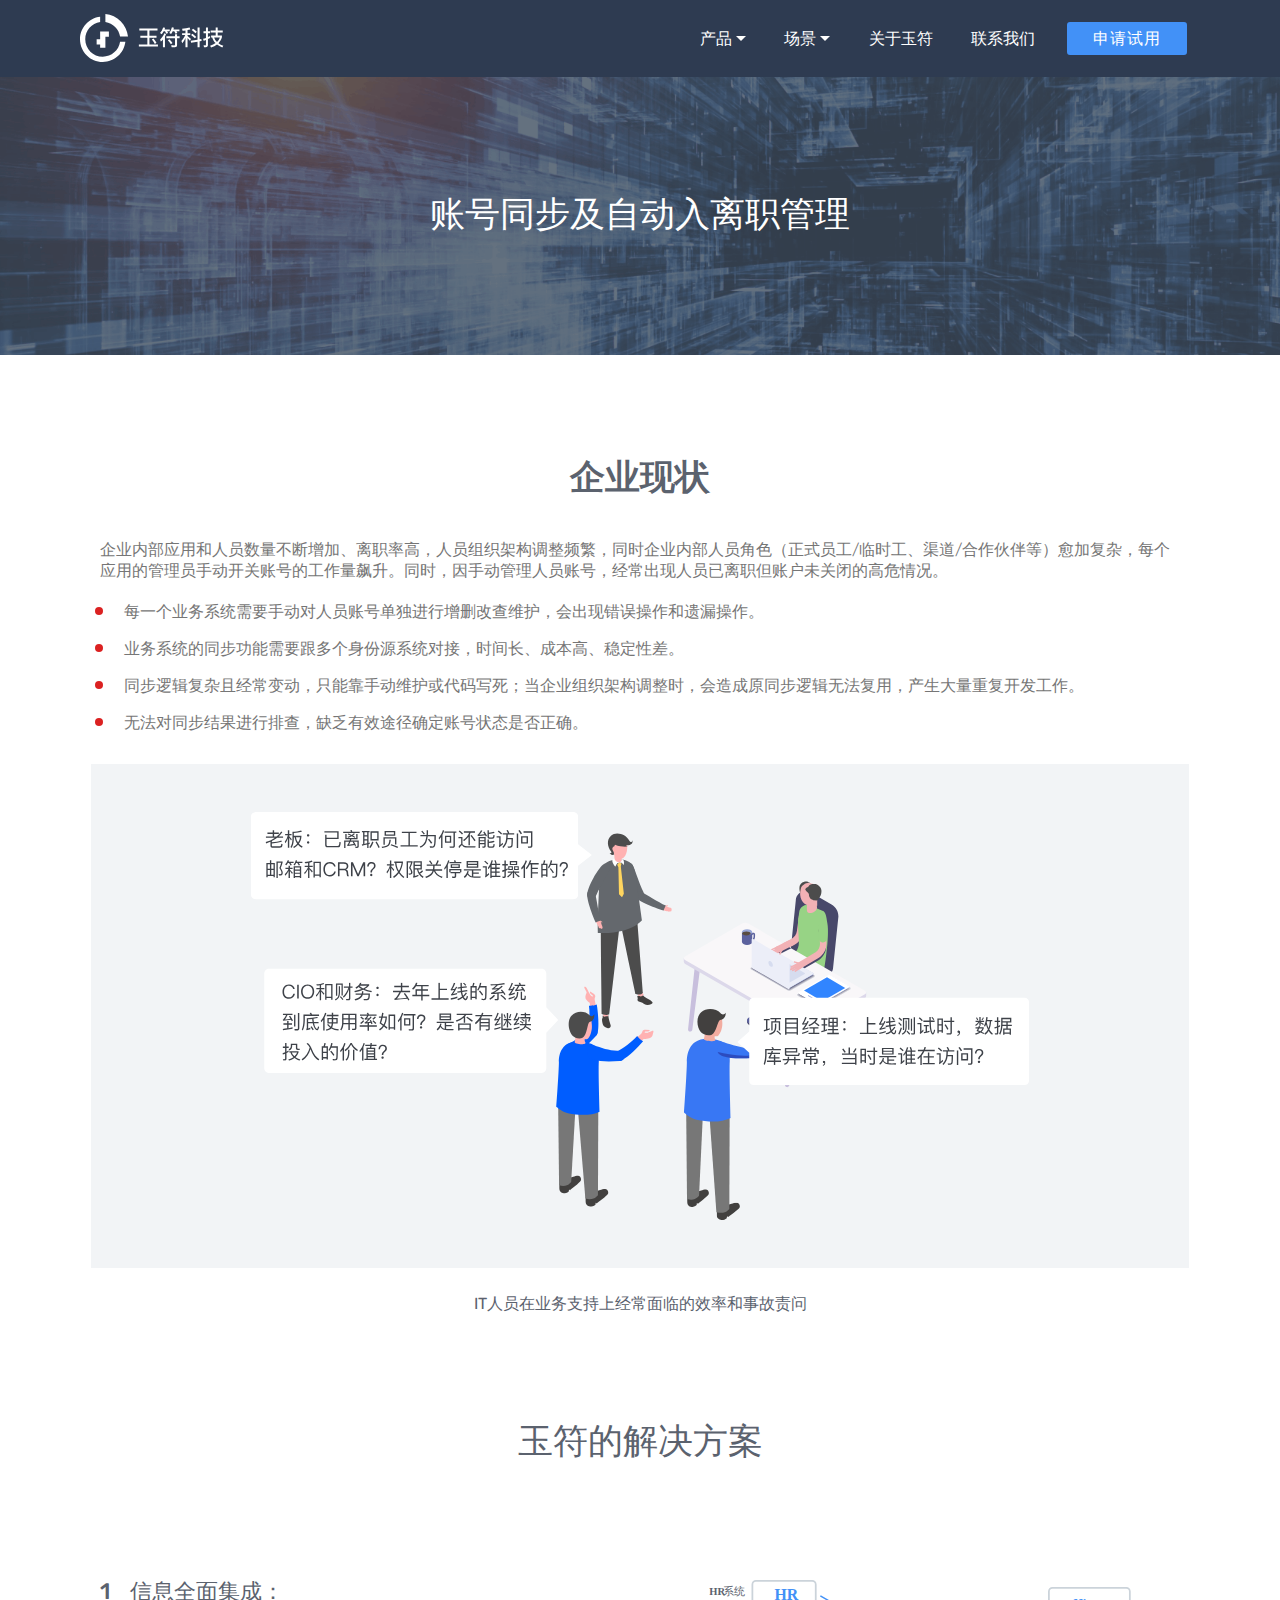
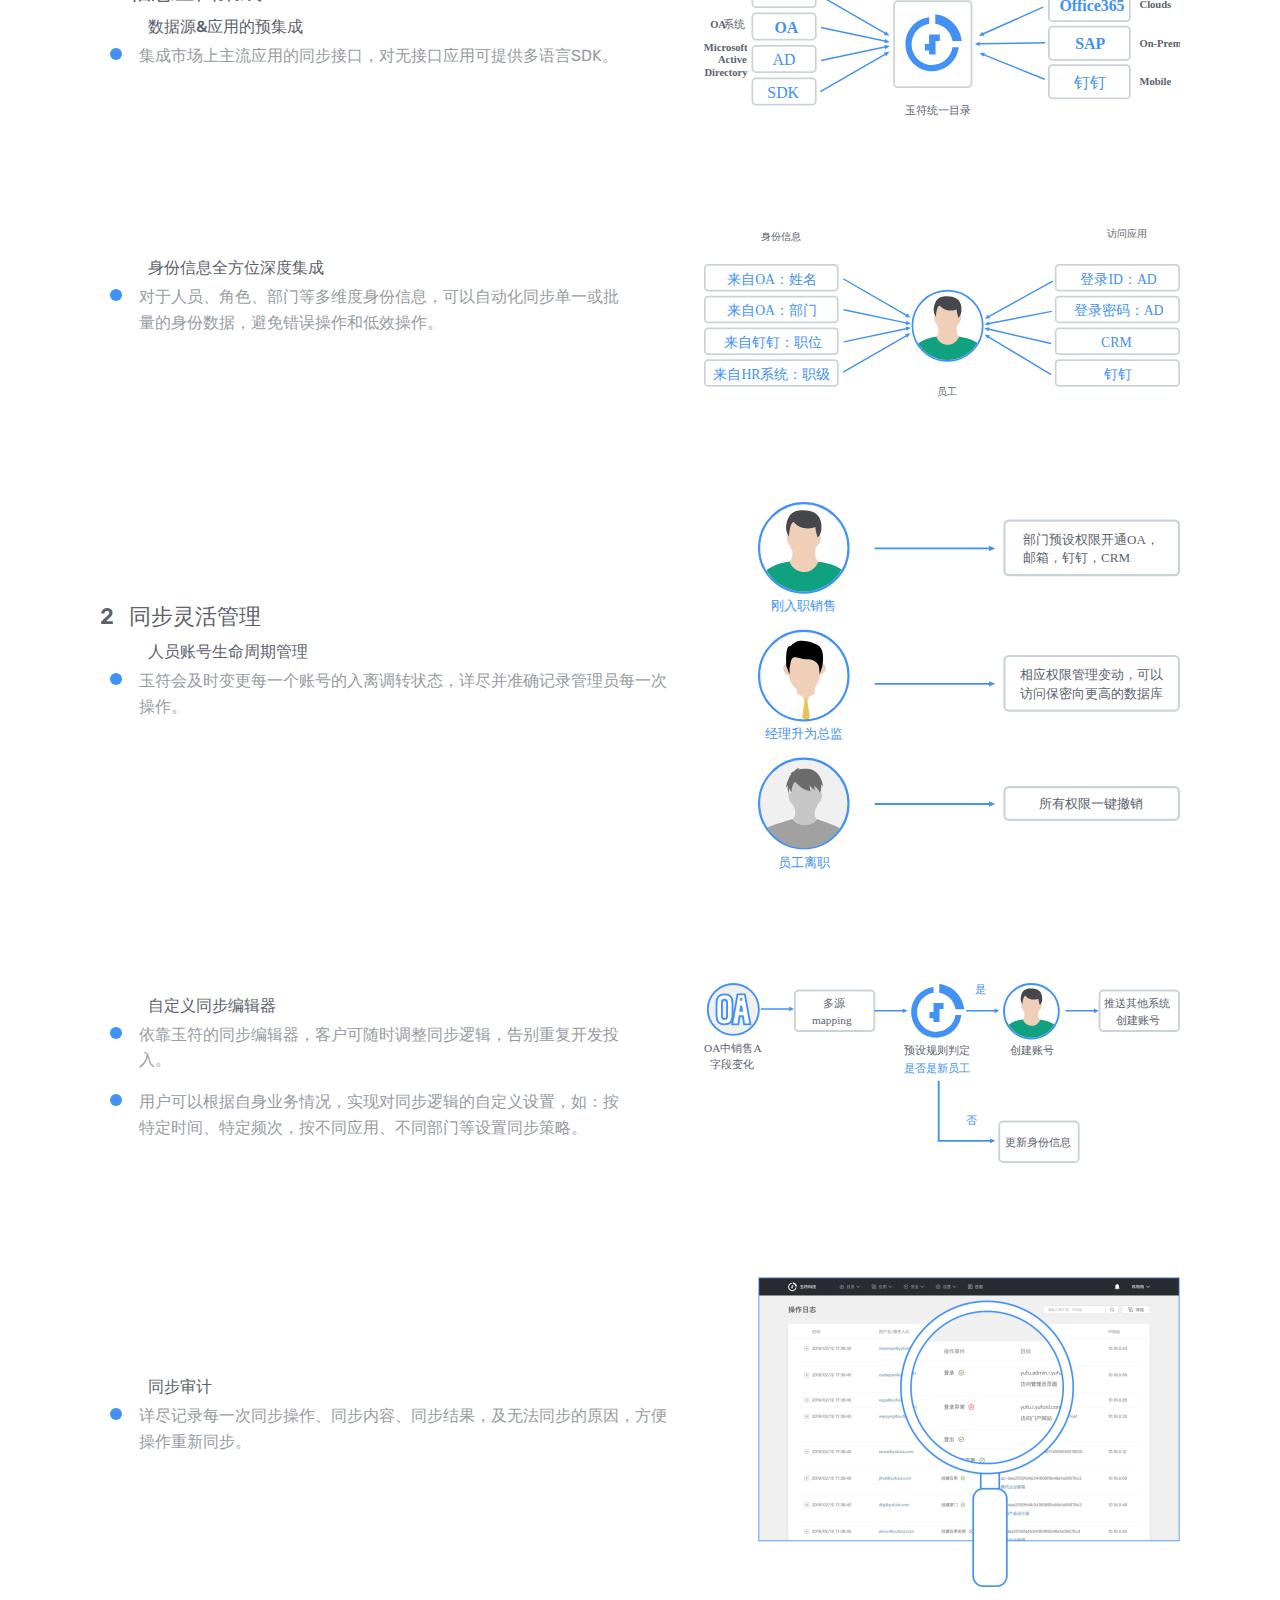
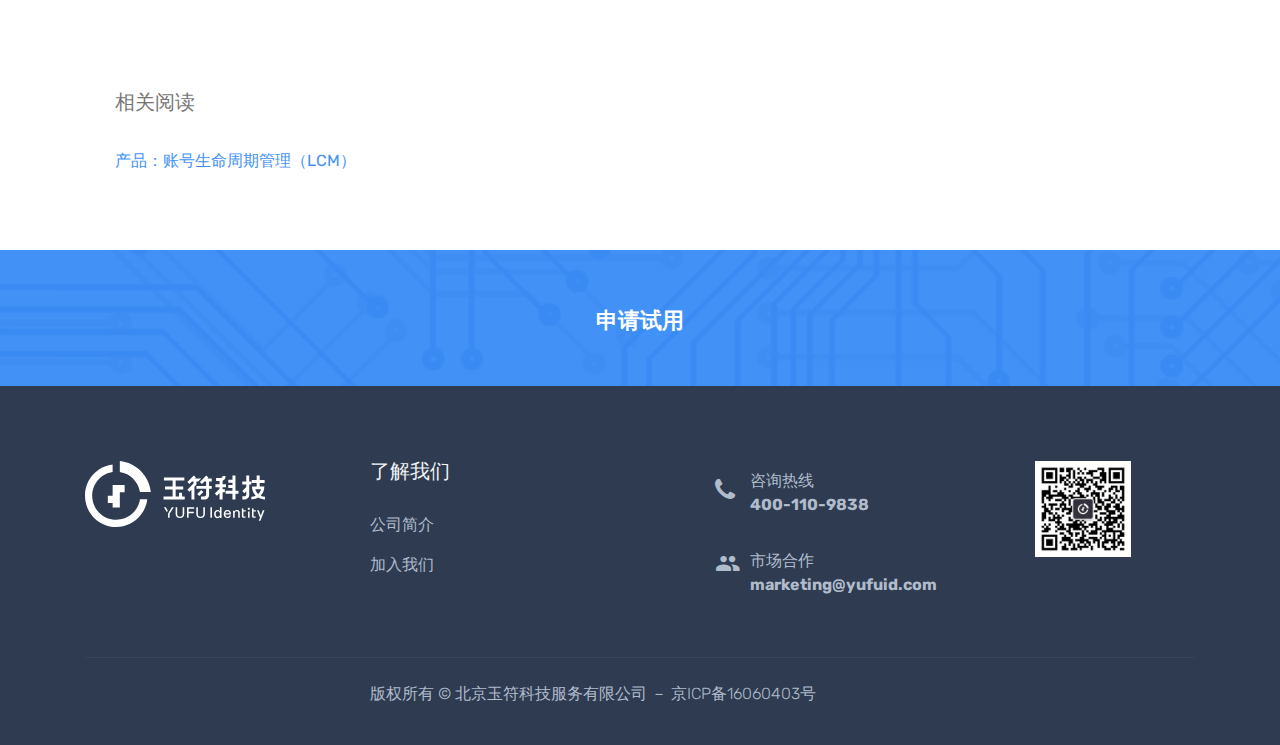
<file: page11.html>
<!DOCTYPE html>
<html>
<head>
  <!-- Site made with Mobirise Website Builder v4.10.5, https://mobirise.com -->
  <meta charset="UTF-8">
  <meta http-equiv="X-UA-Compatible" content="IE=edge">
  <meta name="generator" content="Mobirise v4.10.5, mobirise.com">
  <meta name="viewport" content="width=device-width, initial-scale=1, minimum-scale=1">
  <link rel="shortcut icon" href="assets/images/favicon.ico" type="image/x-icon">
  <meta name="description" content="通过玉符账号生命周期管理可实现身份信息全方位深度集成，拥有自定义同步编辑器，同步审计等功能特色，解决了IT运维人员应对公司人员组织架构调整频繁的难题，确保企业信息数据的安全.">
  
  <title>账号同步及自动入离职管理-玉符账号生命周期管理</title>
  <link rel="stylesheet" href="assets/font-awesome/css/font-awesome.css">
  <link rel="stylesheet" href="assets/bootstrap-material-design-font/css/material.css">
  <link rel="stylesheet" href="assets/tether/tether.min.css">
  <link rel="stylesheet" href="assets/bootstrap/css/bootstrap.min.css">
  <link rel="stylesheet" href="assets/bootstrap/css/bootstrap-grid.min.css">
  <link rel="stylesheet" href="assets/bootstrap/css/bootstrap-reboot.min.css">
  <link rel="stylesheet" href="assets/dropdown/css/style.css">
  <link rel="stylesheet" href="assets/theme/css/style.css">
  <link rel="stylesheet" href="assets/mobirise/css/mbr-additional.css" type="text/css">
  
  
  Keywords:<meta name="keywords" content="组织架构同步,身份源信息同步,账号同步,账号生命周期管理,企业信息同步,玉符LCM，同步审计">
</head>
<body>
  <section class="menu cid-ryVZuwrpH2" once="menu" id="menu1-93">

    

    <nav class="navbar navbar-expand beta-menu navbar-dropdown align-items-center navbar-fixed-top navbar-toggleable-sm">
        <button class="navbar-toggler navbar-toggler-right" type="button" data-toggle="collapse" data-target="#navbarSupportedContent" aria-controls="navbarSupportedContent" aria-expanded="false" aria-label="Toggle navigation">
            <div class="hamburger">
                <span></span>
                <span></span>
                <span></span>
                <span></span>
            </div>
        </button>
        <div class="menu-logo">
            <div class="navbar-brand">
                <span class="navbar-logo">
                    <a href="index.html">
                         <img src="assets/images/logo.svg" alt="玉符科技IDaaS云平台" title="" style="height: 3rem;">
                    </a>
                </span>
                
            </div>
        </div>
        <div class="collapse navbar-collapse" id="navbarSupportedContent">
            <ul class="navbar-nav nav-dropdown" data-app-modern-menu="true"><li class="nav-item dropdown">
                    <a class="nav-link link text-white dropdown-toggle display-4" data-toggle="dropdown-submenu" aria-expanded="true">产品</a><div class="dropdown-menu"><a class="text-white dropdown-item display-4" href="ud.html">统一目录</a><a class="text-white dropdown-item display-4" href="sso.html">单点登录</a><a class="text-white dropdown-item display-4" href="lcm.html">账号生命周期管理</a><a class="text-white dropdown-item display-4" href="sa.html">安全审计</a><a class="text-white dropdown-item display-4" href="mfa.html">多因素认证</a></div>
                </li><li class="nav-item dropdown"><a class="nav-link link text-white dropdown-toggle display-4" data-toggle="dropdown-submenu" aria-expanded="false">场景</a><div class="dropdown-menu"><a class="text-white dropdown-item display-4" href="page9.html">目录集成管理</a><a class="text-white dropdown-item display-4" href="page10.html">统一认证及单点登录</a><a class="text-white dropdown-item display-4" href="page11.html">账号同步及自动入离职</a><a class="text-white dropdown-item display-4" href="page12.html">身份安全审计与安全防护策略</a></div></li><li class="nav-item"><a class="nav-link link text-white display-4" href="aboutus.html">
                        
                        关于玉符
                    </a></li>
                <li class="nav-item">
                    <a class="nav-link link text-white display-4" href="aboutus.html#contacts1-7o">联系我们</a>
                </li></ul>
            <div class="navbar-buttons mbr-section-btn"><a class="btn btn-sm btn-primary display-4" href="page13.html">申请试用</a></div>
        </div>
    </nav>
</section>

<section class="engine"><a href="https://mobirise.info/b">how to create your own website for free</a></section><section class="header4 cid-ryVZuwPS0q" id="header4-94">

    

    

    <div class="container">
        <div class="row justify-content-md-center">
            <div class="media-content col-md-10">
                
                
                <h3 class="mbr-section-subtitle align-center mbr-white mbr-light p-5 mbr-fonts-style display-2">
                    账号同步及自动入离职管理
                </h3>
                <div class="mbr-text align-center mbr-white pb-3">
                    
                </div>
                
            </div>

        </div>
    </div>
</section>

<section class="mbr-section content4 cid-ryVZux907G" id="content4-95">

    

    <div class="container">
        <div class="media-container-row">
            <div class="title col-12">
                <h2 class="align-center pb-3 mbr-fonts-style display-2"><strong>企业现状</strong><strong><br></strong>
                </h2>
                <h3 class="mbr-section-subtitle align-center mbr-light mbr-fonts-style display-7">
                                <div><br></div><div>企业内部应用和人员数量不断增加、离职率高，人员组织架构调整频繁，同时企业内部人员角色（正式员工/临时工、渠道/合作伙伴等）愈加复杂，每个应用的管理员手动开关账号的工作量飙升。同时，因手动管理人员账号，经常出现人员已离职但账户未关闭的高危情况。</div><div><br></div><ul><li>每一个业务系统需要手动对人员账号单独进行增删改查维护，会出现错误操作和遗漏操作。</li></ul><ul><li>业务系统的同步功能需要跟多个身份源系统对接，时间长、成本高、稳定性差。</li></ul><ul><li>同步逻辑复杂且经常变动，只能靠手动维护或代码写死；当企业组织架构调整时，会造成原同步逻辑无法复用，产生大量重复开发工作。</li></ul><ul><li>无法对同步结果进行排查，缺乏有效途径确定账号状态是否正确。</li></ul><ul>
                </ul></h3>
                
            </div>
        </div>
    </div>
</section>

<section class="cid-ryW0MwGkkF" id="image3-9j">

    

    <figure class="mbr-figure container">
            <div class="image-block" style="width: 99%;">
                <img src="assets/images/0.svg" width="1400" alt="Mobirise" title="">
            </div>
                            <div class="container pb-5 mbr-white align-center mbr-fonts-style display-7">
                        <br>IT人员在业务支持上经常面临的效率和事故责问
                    </div>
    </figure>
</section>

<section class="mbr-section content4 cid-ryVZuybZ8V" id="content4-97">

    

    <div class="container">
        <div class="media-container-row">
            <div class="title col-12 col-md-8">
                <h2 class="align-center pb-3 mbr-fonts-style display-2">
                    玉符的解决方案
                </h2>
                
                
            </div>
        </div>
    </div>
</section>

<section class="features11 cid-ryVZuyqi3d" id="features11-98">

    

    

    <div class="container">   
        <div class="col-md-12">
            <div class="media-container-row">
                <div class="mbr-figure m-auto" style="width: 50%;">
                    <img src="assets/images/1.1-3.svg" alt="玉符统一目录" title="">
                </div>
                <div class=" align-left aside-content">
                    <h2 class="mbr-title pt-2 mbr-fonts-style display-5"><div>1 &nbsp; &nbsp;信息全面集成：</div><div>
                    </div></h2>
                                    <h3 class="mbr-title pt-2 mbr-fonts-style display-7">&nbsp; &nbsp; &nbsp; &nbsp; &nbsp; &nbsp; 数据源&amp;应用的预集成</h3>
                    <div class="mbr-text counter-container col-12 mbr-fonts-style display-7">
                <ul>
                    <li>集成市场上主流应用的同步接口，对无接口应用可提供多语言SDK。</li>
                </ul>
        </div>
                    <h3 class="mbr-title pt-2 mbr-fonts-style display-5"><br>
                    </h3>
                    <div class="mbr-text counter-container col-12 col-md-8 mbr-fonts-style display-7"></div>
                </div>
            </div>
        </div> 
    </div>          
</section>

<section class="features11 cid-ryVZuyL84H" id="features11-99">

    

    

    <div class="container">   
        <div class="col-md-12">
            <div class="media-container-row">
                <div class="mbr-figure m-auto" style="width: 50%;">
                    <img src="assets/images/1.2-4.svg" alt="玉符身份源集成" title="">
                </div>
                <div class=" align-left aside-content">
                    <h2 class="mbr-title pt-2 mbr-fonts-style display-5"></h2>
                                    <h3 class="mbr-title pt-2 mbr-fonts-style display-7">&nbsp; &nbsp; &nbsp; &nbsp; &nbsp; &nbsp; 身份信息全方位深度集成</h3>
                    <div class="mbr-text counter-container col-12 mbr-fonts-style display-7">
                <ul>
                    <li>对于人员、角色、部门等多维度身份信息，可以自动化同步单<span style="font-size: 1rem;">一或批量的身份数据，避免错误操作和低效操作。</span></li>
                </ul>
        </div>
                    <h3 class="mbr-title pt-2 mbr-fonts-style display-5"><br>
                    </h3>
                    <div class="mbr-text counter-container col-12 col-md-8 mbr-fonts-style display-7"></div>
                </div>
            </div>
        </div> 
    </div>          
</section>

<section class="features11 cid-ryVZuz4C5b" id="features11-9a">

    

    

    <div class="container">   
        <div class="col-md-12">
            <div class="media-container-row">
                <div class="mbr-figure m-auto" style="width: 45%;">
                    <img src="assets/images/2.1-3.svg" alt="Mobirise" title="">
                </div>
                <div class=" align-left aside-content">
                    <h2 class="mbr-title pt-2 mbr-fonts-style display-5">2 &nbsp; 同步灵活管理</h2>
                                    <h3 class="mbr-title pt-2 mbr-fonts-style display-7">&nbsp; &nbsp; &nbsp; &nbsp; &nbsp; &nbsp; 人员账号生命周期管理</h3>
                    <div class="mbr-text counter-container col-12 mbr-fonts-style display-7">
                <ul>
                    <li>玉符会及时变更每一个账号的入离调转状态，详尽并准确记录管理员<span style="font-size: 1rem;">每一次操作。</span></li>
                </ul>
        </div>
                    <h3 class="mbr-title pt-2 mbr-fonts-style display-5"><br>
                    </h3>
                    <div class="mbr-text counter-container col-12 col-md-8 mbr-fonts-style display-7"></div>
                </div>
            </div>
        </div> 
    </div>          
</section>

<section class="features11 cid-ryVZuzlRev" id="features11-9b">

    

    

    <div class="container">   
        <div class="col-md-12">
            <div class="media-container-row">
                <div class="mbr-figure m-auto" style="width: 50%;">
                    <img src="assets/images/2.2svg.svg" alt="玉符自定义编辑器" title="">
                </div>
                <div class=" align-left aside-content">
                    <h2 class="mbr-title pt-2 mbr-fonts-style display-5"></h2>
                                    <h3 class="mbr-title pt-2 mbr-fonts-style display-7">&nbsp; &nbsp; &nbsp; &nbsp; &nbsp; &nbsp; 自定义同步编辑器</h3>
                    <div class="mbr-text counter-container col-12 mbr-fonts-style display-7">
                <ul>
                    <li>依靠玉符的同步编辑器，客户可随时调整同步逻辑，告别重复开发投入。</li><li>用户可以根据自身业务情况，实现对同步逻辑的自定义设置，如：<span style="font-size: 1rem;">按特定时间、特定频次，按不同应用、不同部门等设置同步策略。</span></li>
                </ul>
        </div>
                    <h3 class="mbr-title pt-2 mbr-fonts-style display-5"></h3>
                    <div class="mbr-text counter-container col-12 col-md-8 mbr-fonts-style display-7"></div>
                </div>
            </div>
        </div> 
    </div>          
</section>

<section class="features11 cid-ryVZuzC9On" id="features11-9c">

    

    

    <div class="container">   
        <div class="col-md-12">
            <div class="media-container-row">
                <div class="mbr-figure m-auto" style="width: 45%;">
                    <img src="assets/images/2.3-844x620.png" alt="玉符同步审计" title="">
                </div>
                <div class=" align-left aside-content">
                    <h2 class="mbr-title pt-2 mbr-fonts-style display-5"></h2>
                                    <h3 class="mbr-title pt-2 mbr-fonts-style display-7">&nbsp; &nbsp; &nbsp; &nbsp; &nbsp; &nbsp; 同步审计</h3>
                    <div class="mbr-text counter-container col-12 mbr-fonts-style display-7">
                <ul>
                    <li>详尽记录每一次同步操作、同步内容、同步结果，及无法同步的原因，<span style="font-size: 1rem;">方便操作重新同步。</span></li>
                </ul>
        </div>
                    <h3 class="mbr-title pt-2 mbr-fonts-style display-5"><br>
                    </h3>
                    <div class="mbr-text counter-container col-12 col-md-8 mbr-fonts-style display-7"></div>
                </div>
            </div>
        </div> 
    </div>          
</section>

<section class="mbr-section article content3 cid-ryVZuBfkDg" id="content3-9g">
      
     

    <div class="container">
        <div class="media-container-row">
            <div class="row col-12 col-md-12">
                <div class="col-12 mbr-text mbr-fonts-style col-md-6 display-7">
                    <h5>相关阅读</h5><h5><br></h5><p><a href="page11.html">产品：账号生命周期管理（LCM）</a></p>
                </div>
                <div class="col-12 mbr-text mbr-fonts-style display-7 col-md-6">
                     <p><br></p>
                </div>
                
            </div>
        </div>
    </div>
</section>

<section class="mbr-section info3 cid-rz1tQbT9FD" id="info3-at">

    

    

    <div class="container">
        <div class="row justify-content-center"><a href="page13.html">
            </a><div class="media-container-column title col-12 col-md-10"><a href="page13.html">
                <h2 class="align-left mbr-bold mbr-white pb-3 mbr-fonts-style display-5">
                    申请试用
                </h2>
                
                
                </a>
            </div>
        </div>
    </div>
</section>

<section class="cid-rxetaNvnJH" id="footer1-9">

    

    

    <div class="container">
        <div class="media-container-row content text-success">
            <div class="col-12 col-lg-3 mbr-fonts-style display-5">
                <div class="media-wrap">
                    <a href="#top">
                        <img src="assets/images/logo10.svg" alt="玉符科技logo" title="">
                    </a>
                </div>
            </div>
            <div class="col-12 col-lg-2 mbr-fonts-style display-7">
                <h5 class="pb-3">
                    了解我们
                </h5>
                <p class="mbr-text"><a href="aboutus.html" class="text-success">公司简介</a><br><a href="https://app.mokahr.com/apply/yufu/3753" class="text-success">加入我们</a><br><br></p>
            </div>
            <div class="col-12 col-lg-2 mbr-fonts-style display-7">

            </div>
            <div class="col-12 col-lg-3 mbr-fonts-style display-7">
                <span class="mbr-iconfont fa-phone fa"></span>
                <p class="mbr-text">咨询热线</p> <p class="mbr-text contact-text"><strong>400-110-9838</strong></p>
                <span class="mbr-iconfont second mdi-social-people"></span>
                <p class="mbr-text">市场合作</p> <p class="mbr-text contact-text"><strong>marketing@yufuid.com</strong></p>
            </div>
            <div class="col-12 col-lg-2 mbr-fonts-style display-5">
                <div class="media-wrap">
                    <a href="#bottom">
                        <img src="assets/images/240x240.png" alt="玉符公众号" title="">
                    </a>
                </div>
            </div>
        </div>
        <div class="footer-lower">
            <div class="media-container-row">
                <div class="col-sm-12">
                    <hr>
                </div>
            </div>
            <div class="media-container-row mbr-white">
                <div class="col-sm-6 copyright">
                    <p class="mbr-text mbr-fonts-style display-4">版权所有 © 北京玉符科技服务有限公司 － 京ICP备16060403号</p>
                </div>
            </div>
        </div>
    </div>
</section>


  <script src="assets/web/assets/jquery/jquery.min.js"></script>
  <script src="assets/popper/popper.min.js"></script>
  <script src="assets/tether/tether.min.js"></script>
  <script src="assets/bootstrap/js/bootstrap.min.js"></script>
  <script src="assets/smoothscroll/smooth-scroll.js"></script>
  <script src="assets/dropdown/js/nav-dropdown.js"></script>
  <script src="assets/dropdown/js/navbar-dropdown.js"></script>
  <script src="assets/touchswipe/jquery.touch-swipe.min.js"></script>
  <script src="assets/theme/js/script.js"></script>
  
  
</body>
</html>
</file>
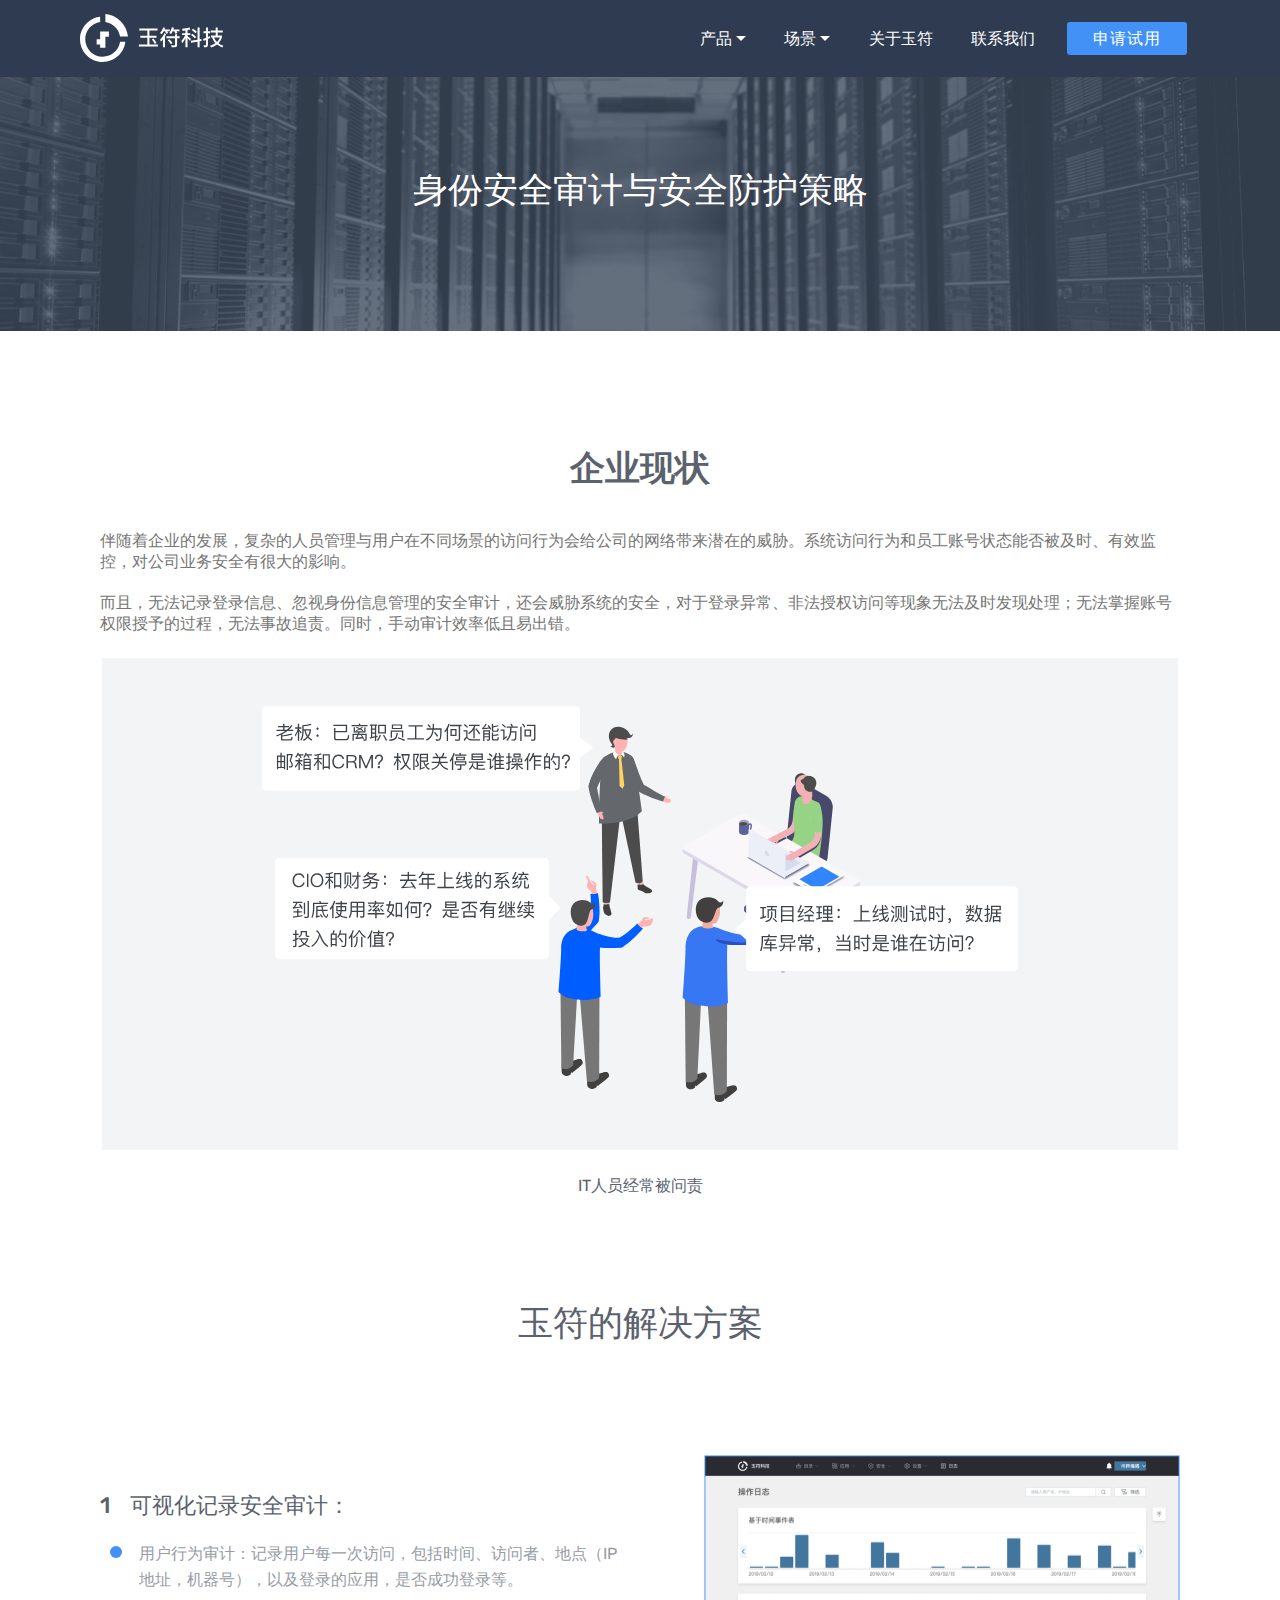
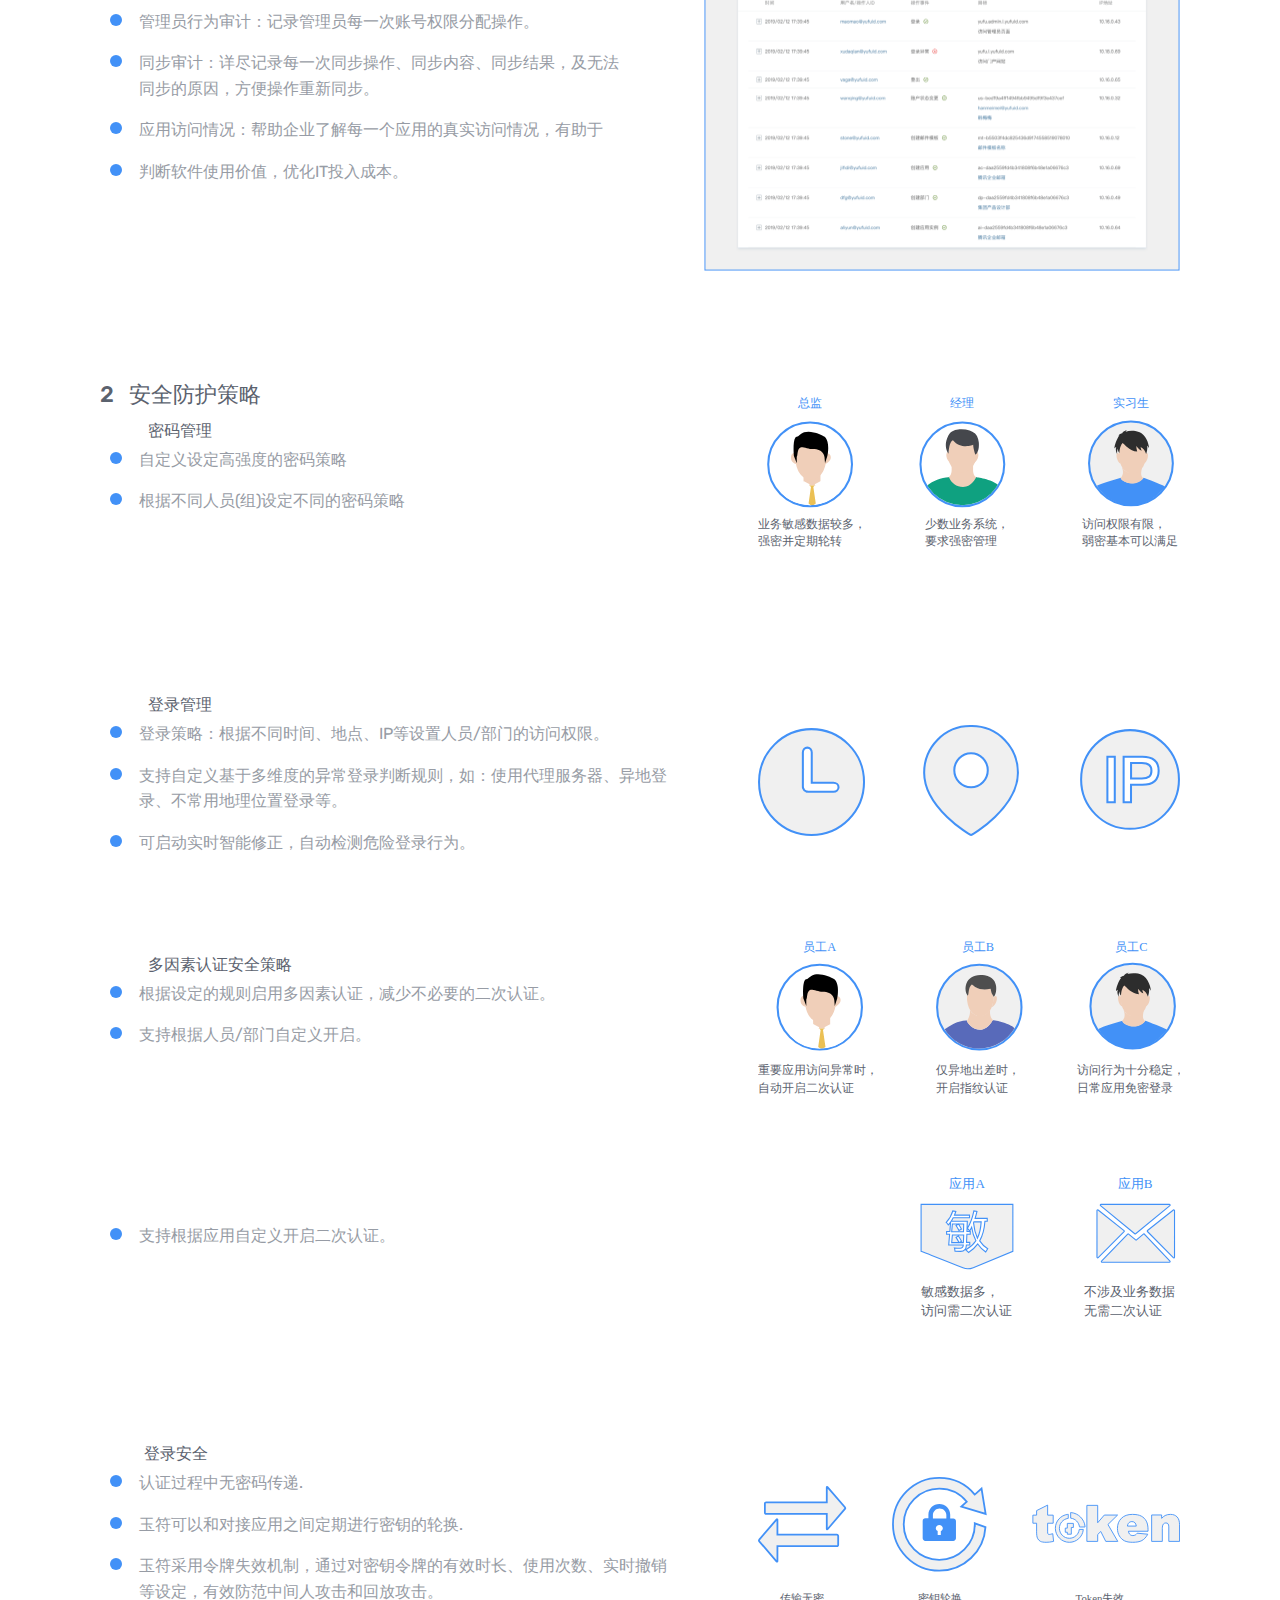
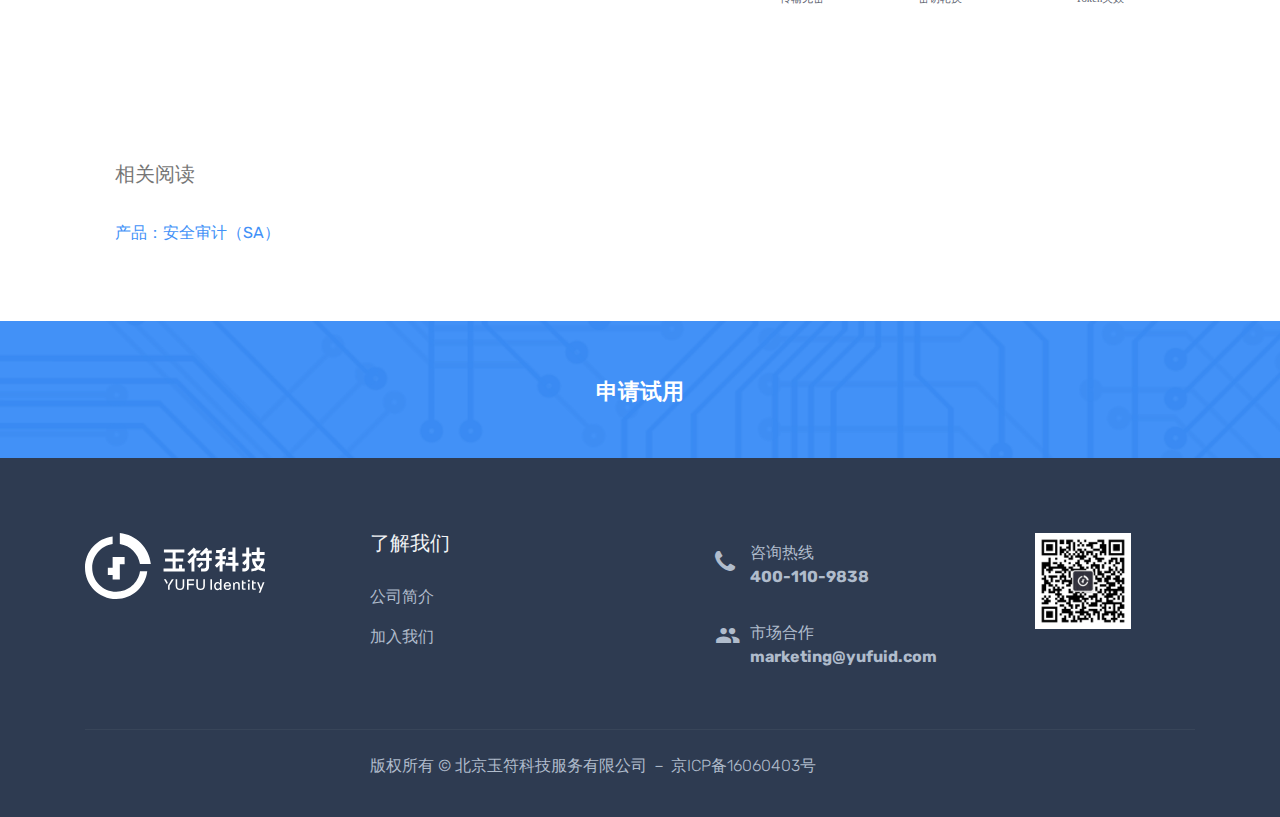
<file: page12.html>
<!DOCTYPE html>
<html>
<head>
  <!-- Site made with Mobirise Website Builder v4.10.5, https://mobirise.com -->
  <meta charset="UTF-8">
  <meta http-equiv="X-UA-Compatible" content="IE=edge">
  <meta name="generator" content="Mobirise v4.10.5, mobirise.com">
  <meta name="viewport" content="width=device-width, initial-scale=1, minimum-scale=1">
  <link rel="shortcut icon" href="assets/images/favicon.ico" type="image/x-icon">
  <meta name="description" content="通过玉符身份安全审计与安全防护策略,通过可视化记录可详细记录用户访问行为,并且可以解决异常登录,非法授权访问等现象无法及时发现处理等问题，帮助企业建立用户行为检查常态机制并精准识别异常访问和潜在威胁源头.">
  
  <title>安全审计-安全防护-玉符账号安全审计防护策略</title>
  <link rel="stylesheet" href="assets/font-awesome/css/font-awesome.css">
  <link rel="stylesheet" href="assets/bootstrap-material-design-font/css/material.css">
  <link rel="stylesheet" href="assets/tether/tether.min.css">
  <link rel="stylesheet" href="assets/bootstrap/css/bootstrap.min.css">
  <link rel="stylesheet" href="assets/bootstrap/css/bootstrap-grid.min.css">
  <link rel="stylesheet" href="assets/bootstrap/css/bootstrap-reboot.min.css">
  <link rel="stylesheet" href="assets/dropdown/css/style.css">
  <link rel="stylesheet" href="assets/theme/css/style.css">
  <link rel="stylesheet" href="assets/mobirise/css/mbr-additional.css" type="text/css">
  
  
  <meta name="keywords" content="账号安全审计,企业信息安全,SA,身份信息管理,账户审计系统,账号合规管理,企业信息安全,运维安全巡查">
</head>
<body>
  <section class="menu cid-ryW2kks7Cp" once="menu" id="menu1-9k">

    

    <nav class="navbar navbar-expand beta-menu navbar-dropdown align-items-center navbar-fixed-top navbar-toggleable-sm">
        <button class="navbar-toggler navbar-toggler-right" type="button" data-toggle="collapse" data-target="#navbarSupportedContent" aria-controls="navbarSupportedContent" aria-expanded="false" aria-label="Toggle navigation">
            <div class="hamburger">
                <span></span>
                <span></span>
                <span></span>
                <span></span>
            </div>
        </button>
        <div class="menu-logo">
            <div class="navbar-brand">
                <span class="navbar-logo">
                    <a href="index.html">
                         <img src="assets/images/logo.svg" alt="玉符科技IDaaS云平台" title="" style="height: 3rem;">
                    </a>
                </span>
                
            </div>
        </div>
        <div class="collapse navbar-collapse" id="navbarSupportedContent">
            <ul class="navbar-nav nav-dropdown" data-app-modern-menu="true"><li class="nav-item dropdown">
                    <a class="nav-link link text-white dropdown-toggle display-4" data-toggle="dropdown-submenu" aria-expanded="true">产品</a><div class="dropdown-menu"><a class="text-white dropdown-item display-4" href="ud.html">统一目录</a><a class="text-white dropdown-item display-4" href="sso.html">单点登录</a><a class="text-white dropdown-item display-4" href="lcm.html">账号生命周期管理</a><a class="text-white dropdown-item display-4" href="sa.html">安全审计</a><a class="text-white dropdown-item display-4" href="mfa.html">多因素认证</a></div>
                </li><li class="nav-item dropdown"><a class="nav-link link text-white dropdown-toggle display-4" data-toggle="dropdown-submenu" aria-expanded="false">场景</a><div class="dropdown-menu"><a class="text-white dropdown-item display-4" href="page9.html">目录集成管理</a><a class="text-white dropdown-item display-4" href="page10.html">统一认证及单点登录</a><a class="text-white dropdown-item display-4" href="page11.html">账号同步及自动入离职</a><a class="text-white dropdown-item display-4" href="page12.html">身份安全审计与安全防护策略</a></div></li><li class="nav-item"><a class="nav-link link text-white display-4" href="aboutus.html">
                        
                        关于玉符
                    </a></li>
                <li class="nav-item">
                    <a class="nav-link link text-white display-4" href="aboutus.html#contacts1-7o">联系我们</a>
                </li></ul>
            <div class="navbar-buttons mbr-section-btn"><a class="btn btn-sm btn-primary display-4" href="page13.html">申请试用</a></div>
        </div>
    </nav>
</section>

<section class="engine"><a href="https://mobirise.info/n">free simple web templates</a></section><section class="header4 cid-ryW2kkSRPD" id="header4-9l">

    

    

    <div class="container">
        <div class="row justify-content-md-center">
            <div class="media-content col-md-10">
                
                
                <h3 class="mbr-section-subtitle align-center mbr-white mbr-light p-5 mbr-fonts-style display-2">
                    身份安全审计与安全防护策略
                </h3>
                <div class="mbr-text align-center mbr-white pb-3">
                    
                </div>
                
            </div>

        </div>
    </div>
</section>

<section class="mbr-section content4 cid-ryW2kl9RoU" id="content4-9m">

    

    <div class="container">
        <div class="media-container-row">
            <div class="title col-12">
                <h2 class="align-center pb-3 mbr-fonts-style display-2"><strong>企业现状</strong><strong><br></strong>
                </h2>
                <h3 class="mbr-section-subtitle align-center mbr-light mbr-fonts-style display-7">
                                <div><br></div><div>伴随着企业的发展，复杂的人员管理与用户在不同场景的访问行为会给公司的网络带来潜在的威胁。系统访问行为和员工账号状态能否被及时、有效监控，对公司业务安全有很大的影响。</div><div><br></div><div>而且，无法记录登录信息、忽视身份信息管理的安全审计，还会威胁系统的安全，对于登录异常、非法授权访问等现象无法及时发现处理；无法掌握账号权限授予的过程，无法事故追责。同时，手动审计效率低且易出错。</div><ul>
                </ul></h3>
                
            </div>
        </div>
    </div>
</section>

<section class="cid-ryW2klnBBB" id="image3-9n">

    

    <figure class="mbr-figure container">
            <div class="image-block" style="width: 97%;">
                <img src="assets/images/014.svg" width="1400" alt="玉符账号生命周期管理" title="">
            </div>
                            <div class="container pb-5 mbr-white align-center mbr-fonts-style display-7">
                        <br>IT人员经常被问责
                    </div>
    </figure>
</section>

<section class="mbr-section content4 cid-ryW2kly0xb" id="content4-9o">

    

    <div class="container">
        <div class="media-container-row">
            <div class="title col-12 col-md-8">
                <h2 class="align-center pb-3 mbr-fonts-style display-2">
                    玉符的解决方案
                </h2>
                
                
            </div>
        </div>
    </div>
</section>

<section class="features11 cid-ryW2klKLTv" id="features11-9p">

    

    

    <div class="container">   
        <div class="col-md-12">
            <div class="media-container-row">
                <div class="mbr-figure m-auto" style="width: 50%;">
                    <img src="assets/images/1.1-952x833.png" alt="玉符安全审计" title="">
                </div>
                <div class=" align-left aside-content">
                    <h2 class="mbr-title pt-2 mbr-fonts-style display-5"><div>1 &nbsp; &nbsp;可视化记录安全审计：</div><div>
                    </div></h2>
                                    <h3 class="mbr-title pt-2 mbr-fonts-style display-7"></h3>
                    <div class="mbr-text counter-container col-12 mbr-fonts-style display-7">
                <ul>
                    <li>用户行为审计：记录用户每一次访问，包括时间、访问者、地点<span style="font-size: 1rem;">（IP地址，机器号），以及登录的应用，是否成功登录等。</span></li><li><span style="font-size: 1rem;">管理员行为审计：记录管理员每一次账号权限分配操作。</span></li><li><span style="font-size: 1rem;">同步审计：详尽记录每一次同步操作、同步内容、同步结果，及</span><span style="font-size: 1rem;">无法同步的原因，方便操作重新同步。</span></li><li><span style="font-size: 1rem;">应用访问情况：帮助企业了解每一个应用的真实访问情况，有助于</span></li><li><span style="font-size: 1rem;">判断软件使用价值，优化IT投入成本。</span></li>
                </ul>
        </div>
                    <h3 class="mbr-title pt-2 mbr-fonts-style display-5"><br>
                    </h3>
                    <div class="mbr-text counter-container col-12 col-md-8 mbr-fonts-style display-7"></div>
                </div>
            </div>
        </div> 
    </div>          
</section>

<section class="features11 cid-ryW2kmJZrs" id="features11-9r">

    

    

    <div class="container">   
        <div class="col-md-12">
            <div class="media-container-row">
                <div class="mbr-figure m-auto" style="width: 45%;">
                    <img src="assets/images/2.1-4.svg" alt="Mobirise" title="">
                </div>
                <div class=" align-left aside-content">
                    <h2 class="mbr-title pt-2 mbr-fonts-style display-5">2 &nbsp; 安全防护策略</h2>
                                    <h3 class="mbr-title pt-2 mbr-fonts-style display-7">&nbsp; &nbsp; &nbsp; &nbsp; &nbsp; &nbsp; 密码管理</h3>
                    <div class="mbr-text counter-container col-12 mbr-fonts-style display-7">
                <ul>
                    <li>自定义设定高强度的密码策略</li><li>根据不同人员(组)设定不同的密码策略</li>
                </ul>
        </div>
                    <h3 class="mbr-title pt-2 mbr-fonts-style display-5"><br>
                    </h3>
                    <div class="mbr-text counter-container col-12 col-md-8 mbr-fonts-style display-7"></div>
                </div>
            </div>
        </div> 
    </div>          
</section>

<section class="features11 cid-ryW2kn31Kk" id="features11-9s">

    

    

    <div class="container">   
        <div class="col-md-12">
            <div class="media-container-row">
                <div class="mbr-figure m-auto" style="width: 45%;">
                    <img src="assets/images/2.2-1.svg" alt="Mobirise" title="">
                </div>
                <div class=" align-left aside-content">
                    <h2 class="mbr-title pt-2 mbr-fonts-style display-5"></h2>
                                    <h3 class="mbr-title pt-2 mbr-fonts-style display-7">&nbsp; &nbsp; &nbsp; &nbsp; &nbsp; &nbsp; 登录管理</h3>
                    <div class="mbr-text counter-container col-12 mbr-fonts-style display-7">
                <ul>
                    <li>登录策略：根据不同时间、地点、IP等设置人员/部门的访问权限。</li><li>支持自定义基于多维度的异常登录判断规则，如：使用代理服务器、<span style="font-size: 1rem;">异地登录、不常用地理位置登录等。</span></li><li>可启动实时智能修正，自动检测危险登录行为。</li>
                </ul>
        </div>
                    <h3 class="mbr-title pt-2 mbr-fonts-style display-5"></h3>
                    <div class="mbr-text counter-container col-12 col-md-8 mbr-fonts-style display-7"></div>
                </div>
            </div>
        </div> 
    </div>          
</section>

<section class="features11 cid-ryW3pfF6Gy" id="features11-9x">

    

    

    <div class="container">   
        <div class="col-md-12">
            <div class="media-container-row">
                <div class="mbr-figure m-auto" style="width: 45%;">
                    <img src="assets/images/2.3-1.svg" alt="Mobirise" title="">
                </div>
                <div class=" align-left aside-content">
                    <h2 class="mbr-title pt-2 mbr-fonts-style display-5"></h2>
                                    <h3 class="mbr-title pt-2 mbr-fonts-style display-7">&nbsp; &nbsp; &nbsp; &nbsp; &nbsp; &nbsp; 多因素认证安全策略</h3>
                    <div class="mbr-text counter-container col-12 mbr-fonts-style display-7">
                <ul>
                    <li>根据设定的规则启用多因素认证，减少不必要的二次认证。</li><li>支持根据人员/部门自定义开启。</li>
                </ul>
        </div>
                    <h3 class="mbr-title pt-2 mbr-fonts-style display-5"><br>
                    </h3>
                    <div class="mbr-text counter-container col-12 col-md-8 mbr-fonts-style display-7"></div>
                </div>
            </div>
        </div> 
    </div>          
</section>

<section class="features11 cid-ryW3q9OQez" id="features11-9y">

    

    

    <div class="container">   
        <div class="col-md-12">
            <div class="media-container-row">
                <div class="mbr-figure m-auto" style="width: 30%;">
                    <img src="assets/images/2.4.svg" alt="Mobirise" title="">
                </div>
                <div class=" align-left aside-content">
                    <h2 class="mbr-title pt-2 mbr-fonts-style display-5"></h2>
                                    <h3 class="mbr-title pt-2 mbr-fonts-style display-7"></h3>
                    <div class="mbr-text counter-container col-12 mbr-fonts-style display-7">
                <ul>
                    <li>支持根据应用自定义开启二次认证。</li>
                </ul>
        </div>
                    <h3 class="mbr-title pt-2 mbr-fonts-style display-5"><br>
                    </h3>
                    <div class="mbr-text counter-container col-12 col-md-8 mbr-fonts-style display-7"></div>
                </div>
            </div>
        </div> 
    </div>          
</section>

<section class="features11 cid-ryW2knnRQN" id="features11-9t">

    

    

    <div class="container">   
        <div class="col-md-12">
            <div class="media-container-row">
                <div class="mbr-figure m-auto" style="width: 45%;">
                    <img src="assets/images/2.5.svg" alt="Mobirise" title="">
                </div>
                <div class=" align-left aside-content">
                    <h2 class="mbr-title pt-2 mbr-fonts-style display-5"></h2>
                                    <h3 class="mbr-title pt-2 mbr-fonts-style display-7">&nbsp; &nbsp; &nbsp; &nbsp; &nbsp; &nbsp;登录安全</h3>
                    <div class="mbr-text counter-container col-12 mbr-fonts-style display-7">
                <ul>
                    <li>认证过程中无密码传递.</li><li>玉符可以和对接应用之间定期进行密钥的轮换.</li><li>玉符采用令牌失效机制，通过对密钥令牌的有效时长、使用次数、<span style="font-size: 1rem;">实时撤销等设定，有效防范中间人攻击和回放攻击。</span></li>
                </ul>
        </div>
                    <h3 class="mbr-title pt-2 mbr-fonts-style display-5"><br>
                    </h3>
                    <div class="mbr-text counter-container col-12 col-md-8 mbr-fonts-style display-7"></div>
                </div>
            </div>
        </div> 
    </div>          
</section>

<section class="mbr-section article content3 cid-ryW2knFMOA" id="content3-9u">
      
     

    <div class="container">
        <div class="media-container-row">
            <div class="row col-12 col-md-12">
                <div class="col-12 mbr-text mbr-fonts-style col-md-6 display-7">
                    <h5>相关阅读</h5><h5><br></h5><p><a href="sa.html">产品：安全审计（SA）</a></p>
                </div>
                <div class="col-12 mbr-text mbr-fonts-style display-7 col-md-6">
                     <p><br></p>
                </div>
                
            </div>
        </div>
    </div>
</section>

<section class="mbr-section info3 cid-rz1tSWDYCc" id="info3-av">

    

    

    <div class="container">
        <div class="row justify-content-center"><a href="page13.html">
            </a><div class="media-container-column title col-12 col-md-10"><a href="page13.html">
                <h2 class="align-left mbr-bold mbr-white pb-3 mbr-fonts-style display-5">
                    申请试用
                </h2>
                
                
                </a>
            </div>
        </div>
    </div>
</section>

<section class="cid-rxetaNvnJH" id="footer1-9">

    

    

    <div class="container">
        <div class="media-container-row content text-success">
            <div class="col-12 col-lg-3 mbr-fonts-style display-5">
                <div class="media-wrap">
                    <a href="#top">
                        <img src="assets/images/logo10.svg" alt="玉符科技logo" title="">
                    </a>
                </div>
            </div>
            <div class="col-12 col-lg-2 mbr-fonts-style display-7">
                <h5 class="pb-3">
                    了解我们
                </h5>
                <p class="mbr-text"><a href="aboutus.html" class="text-success">公司简介</a><br><a href="https://app.mokahr.com/apply/yufu/3753" class="text-success">加入我们</a><br><br></p>
            </div>
            <div class="col-12 col-lg-2 mbr-fonts-style display-7">

            </div>
            <div class="col-12 col-lg-3 mbr-fonts-style display-7">
                <span class="mbr-iconfont fa-phone fa"></span>
                <p class="mbr-text">咨询热线</p> <p class="mbr-text contact-text"><strong>400-110-9838</strong></p>
                <span class="mbr-iconfont second mdi-social-people"></span>
                <p class="mbr-text">市场合作</p> <p class="mbr-text contact-text"><strong>marketing@yufuid.com</strong></p>
            </div>
            <div class="col-12 col-lg-2 mbr-fonts-style display-5">
                <div class="media-wrap">
                    <a href="#bottom">
                        <img src="assets/images/240x240.png" alt="玉符公众号" title="">
                    </a>
                </div>
            </div>
        </div>
        <div class="footer-lower">
            <div class="media-container-row">
                <div class="col-sm-12">
                    <hr>
                </div>
            </div>
            <div class="media-container-row mbr-white">
                <div class="col-sm-6 copyright">
                    <p class="mbr-text mbr-fonts-style display-4">版权所有 © 北京玉符科技服务有限公司 － 京ICP备16060403号</p>
                </div>
            </div>
        </div>
    </div>
</section>


  <script src="assets/web/assets/jquery/jquery.min.js"></script>
  <script src="assets/popper/popper.min.js"></script>
  <script src="assets/tether/tether.min.js"></script>
  <script src="assets/bootstrap/js/bootstrap.min.js"></script>
  <script src="assets/smoothscroll/smooth-scroll.js"></script>
  <script src="assets/dropdown/js/nav-dropdown.js"></script>
  <script src="assets/dropdown/js/navbar-dropdown.js"></script>
  <script src="assets/touchswipe/jquery.touch-swipe.min.js"></script>
  <script src="assets/theme/js/script.js"></script>
  
  
</body>
</html>
</file>
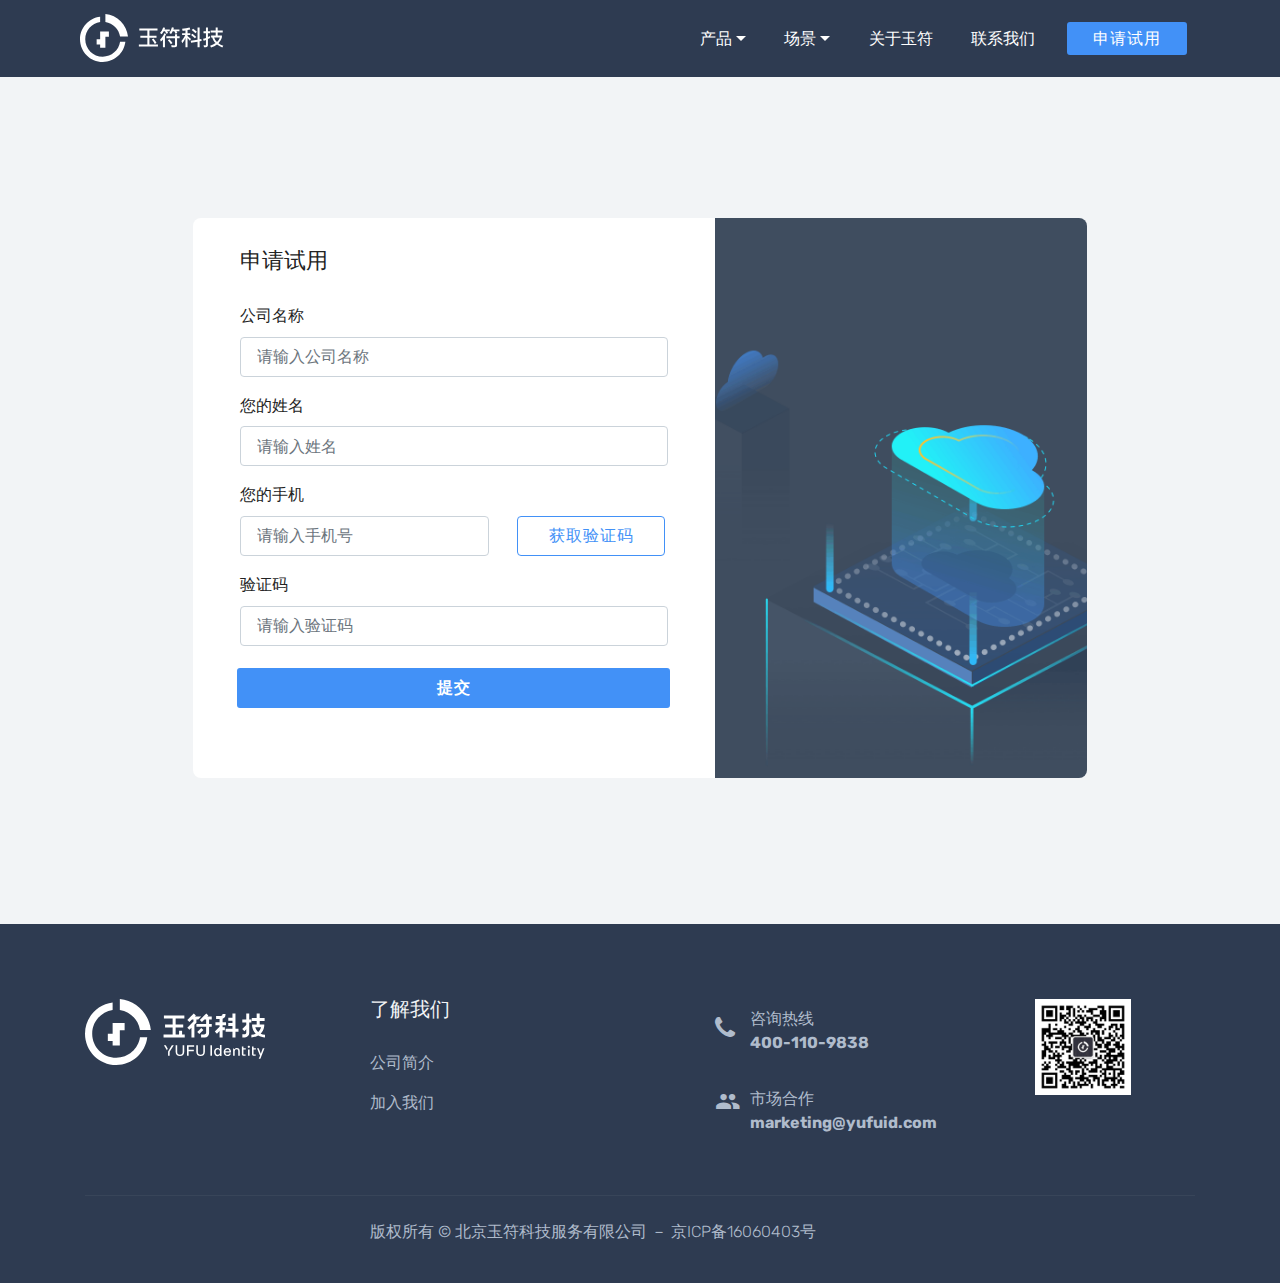
<file: page13.html>
<!DOCTYPE html>
<html>
<head>
  <!-- Site made with Mobirise Website Builder v4.10.5, https://mobirise.com -->
  <meta charset="UTF-8">
  <meta http-equiv="X-UA-Compatible" content="IE=edge">
  <meta name="generator" content="Mobirise v4.10.5, mobirise.com">
  <meta name="viewport" content="width=device-width, initial-scale=1, minimum-scale=1">
  <link rel="shortcut icon" href="assets/images/favicon.ico" type="image/x-icon">
  <meta name="description" content="注册玉符科技IDaaS,单点登录SSO测试账号并申请试用,查看IDaaS白皮书,单点登录案例,了解单点登录SSO，IAM,IDAAS等业务的最新动态.">
  
  <title>玉符科技IDaaS,单点登录SSO-注册</title>
  <link rel="stylesheet" href="assets/bootstrap-material-design-font/css/material.css">
  <link rel="stylesheet" href="assets/font-awesome/css/font-awesome.css">
  <link rel="stylesheet" href="assets/web/assets/mobirise-icons/mobirise-icons.css">
  <link rel="stylesheet" href="assets/tether/tether.min.css">
  <link rel="stylesheet" href="assets/bootstrap/css/bootstrap.min.css">
  <link rel="stylesheet" href="assets/bootstrap/css/bootstrap-grid.min.css">
  <link rel="stylesheet" href="assets/bootstrap/css/bootstrap-reboot.min.css">
  <link rel="stylesheet" href="assets/formstyler/jquery.formstyler.css">
  <link rel="stylesheet" href="assets/formstyler/jquery.formstyler.theme.css">
  <link rel="stylesheet" href="assets/datepicker/jquery.datetimepicker.min.css">
  <link rel="stylesheet" href="assets/dropdown/css/style.css">
  <link rel="stylesheet" href="assets/theme/css/style.css">
  <link rel="stylesheet" href="assets/mobirise/css/mbr-additional.css" type="text/css">
  
  
  Keywords:<meta name="keywords" content="单点登录sso,玉符科技,注册试用,IDAAS白皮书,单点登录案例,IAM,IDAAS">
<script src="https://www.yufuid.com/assets/web/assets/jquery/jquery.min.js"></script>
</head>
<body>
  <section class="menu cid-rxesLcfRP5" once="menu" id="menu1-a4">

    

    <nav class="navbar navbar-expand beta-menu navbar-dropdown align-items-center navbar-fixed-top navbar-toggleable-sm">
        <button class="navbar-toggler navbar-toggler-right" type="button" data-toggle="collapse" data-target="#navbarSupportedContent" aria-controls="navbarSupportedContent" aria-expanded="false" aria-label="Toggle navigation">
            <div class="hamburger">
                <span></span>
                <span></span>
                <span></span>
                <span></span>
            </div>
        </button>
        <div class="menu-logo">
            <div class="navbar-brand">
                <span class="navbar-logo">
                    <a href="index.html">
                         <img src="assets/images/logo.svg" alt="玉符科技IDaaS云平台" title="" style="height: 3rem;">
                    </a>
                </span>
                
            </div>
        </div>
        <div class="collapse navbar-collapse" id="navbarSupportedContent">
            <ul class="navbar-nav nav-dropdown" data-app-modern-menu="true"><li class="nav-item dropdown">
                    <a class="nav-link link text-white dropdown-toggle display-4" data-toggle="dropdown-submenu" aria-expanded="true">产品</a><div class="dropdown-menu"><a class="text-white dropdown-item display-4" href="ud.html">统一目录</a><a class="text-white dropdown-item display-4" href="sso.html">单点登录</a><a class="text-white dropdown-item display-4" href="lcm.html">账号生命周期管理</a><a class="text-white dropdown-item display-4" href="sa.html">安全审计</a><a class="text-white dropdown-item display-4" href="mfa.html">多因素认证</a></div>
                </li><li class="nav-item dropdown"><a class="nav-link link text-white dropdown-toggle display-4" data-toggle="dropdown-submenu" aria-expanded="false">场景</a><div class="dropdown-menu"><a class="text-white dropdown-item display-4" href="page9.html">目录集成管理</a><a class="text-white dropdown-item display-4" href="page10.html">统一认证及单点登录</a><a class="text-white dropdown-item display-4" href="page11.html">账号同步及自动入离职</a><a class="text-white dropdown-item display-4" href="page12.html">身份安全审计与安全防护策略</a></div></li><li class="nav-item"><a class="nav-link link text-white display-4" href="aboutus.html">
                        
                        关于玉符
                    </a></li>
                <li class="nav-item">
                    <a class="nav-link link text-white display-4" href="aboutus.html#contacts1-7o">联系我们</a>
                </li></ul>
            <div class="navbar-buttons mbr-section-btn"><a class="btn btn-sm btn-primary display-4" href="page13.html">申请试用</a></div>
        </div>
    </nav>
</section>

<section class="engine"><a href="https://mobirise.info/r">free bootstrap templates</a></section><section class="header15 cid-rz0LzaybYE mbr-fullscreen" id="header15-a5">

    

    

    <div class="container mt-5">
        <div class="row col-md-10">
                       <div class="col-lg-7 col-md-7 p-0">
                <div class="form-container">
                    <div class="media-container-column p-3">
<form class="apply-form">
<div class="dragArea row">
<div class="col-md-12">
<h1 class="mbr-fonts-style display-5"> 申请试用<br><br></h1>
</div>
<div class="col-md-12">
<p class="mbr-text mbr-fonts-style display-4"> 公司名称 </p>
</div>
<div data-for="companyName" class="col-md-12 form-group ">
<input type="text" name="companyName" placeholder="请输入公司名称" data-form-field="companyName" class="form-control px-3 display-7" required="required" value="">
</div>
<div class="col-md-12">
<p class="mbr-text mbr-fonts-style display-4"> 您的姓名 </p>
</div>
<div data-for="name" class="col-md-12 form-group ">
<input type="text" name="name" placeholder="请输入姓名" data-form-field="name" required="required" class="form-control px-3 display-7" value="">
</div>
<div class="col-md-12">
<p class="mbr-text mbr-fonts-style display-4"> 您的手机 </p>
</div>
<div data-for="phone" class="col-md-12 form-group row">
<input type="tel" name="phone" placeholder="请输入手机号" data-form-field="phone" class="form-control px-3 col-md-7 display-7" value="">
<div class="col-md-5"><p class="mbr-text btn send-code">获取验证码</p></div>
</div>
<div class="col-md-12">
 <p class="mbr-text mbr-fonts-style display-4"> 验证码 </p>
</div>
<div data-for="phone" class="col-md-12 form-group ">
<input type="tel" name="code" placeholder="请输入验证码" data-form-field="code" class="form-control px-3 display-7" value="">
</div>
    <button type="submit" class="apply-form-submit btn btn-primary "> <p class="mbr-text pt-2"><strong> 提交 </strong></p> </button>
</div>
<div class="row">
<div hidden="hidden" data-form-alert="" class="alert alert-success col-12"></div>
<div hidden="hidden" data-form-alert-danger="" class="alert alert-danger col-12"> </div>
</div>
</form>
</div>
                </div>
            </div>
            <div class="mbr-white col-lg-5 col-md-5 content-container p-0">
                    <div class="mbr-figure">
                    <img src="assets/images/-800x1200.png" alt="玉符科技idaas注册" title="">  
                    </div>
            </div>
 
        </div>
    </div>
    
    <script>

$(function() {
    var queryHost = "https://www-node.yufuid.com";
    var showNotify = function(text, isFailed) {
      if (isFailed) {
        $(".alert-success").attr("hidden",true);
        $(".alert-danger").text(text).removeAttr('hidden');
      } else {
        $(".alert-danger").attr("hidden",true);
        $(".alert-success").text(text).removeAttr('hidden');
      }
   };
    $.ajaxSetup({
        headers: {
            "Content-Type": "application/json; charset=utf-8"
        },
        dataType: "json",
        xhrFields: {
            withCredentials: true
        }
    });
    var getFormObject = function(form) {
        var _userInfoArr = form.serializeArray();
        var _result = {};
        $.each(_userInfoArr, function(index, item) {
            _result[item.name] = item.value;
        });
        return _result;
    };

    var form = $(".apply-form");
    var _initFormHtml = $(".form_in_modal").html();
    var sendBtn = $(".send-code");

    sendBtn.on("click", function(e) {
        e.stopPropagation();
        var _this = $(this);
        if (_this.hasClass("sending")) {
            return;
        }
        var _phone = getFormObject($(".apply-form")).phone;
        if (!_phone) {
          showNotify("请输入手机号", true);
          return;
        }
        _this.addClass("sending");
        var countDown = 60;
        _this.text(countDown-- + " 秒后重新获取");
        $.ajax({
            type: "POST",
            url: queryHost + "/verificationCode",

            data: JSON.stringify({
                phone: _phone
            }),
            dataType: "json",
            success: function(xhr) {
                showNotify("验证码已发送，请注意查收手机信息");
            },
            error: error => {
                showNotify("发送失败，请稍后重试", true);
            }
        });
        var _timer = setInterval(function() {
            if (countDown > 0) {
                _this.text(countDown-- + " 秒后重新获取");
            } else {
                _this.text("发送验证码");
                _this.removeClass("sending");
                clearInterval(_timer);
            }
        }, 1000);
    });


    form.submit(function(e) {
        e.preventDefault();
        // 根据button的attr获取到当前表单
        var _currentForm = $(e.target);
        var userInfoArr = _currentForm.serializeArray();
        var userInfo = {};
        var btn = _currentForm.children(".submit-btn");
        btn.html('<span class="loading"></span>');
        btn.addClass("btn-loading");
        $.ajax({
            url: queryHost + "/apply",
            method: "POST",
            data: JSON.stringify(userInfo),
            success: function(xhr) {
                btn.removeClass("btn-loading");
                btn.html("<span>提交</span>");
                showNotify("提交成功！我们工作人员会在48小时联系您 ，请留意验证邮箱，方便接收产品资料。");
                $(".form-modal-wrapper").hide();
                form.html(_initFormHtml);
                $("body").css({
                    overflow: "auto"
                });
            },
            error: error => {
                btn.removeClass("btn-loading");
                btn.html("<span>提交</span>");
                var msg =
                    (error && error.responseJSON && error.responseJSON.msg) ||
                    "验证码输入不正确，请重试";
                showNotify(msg, true);
            }
        });
    });
});

    </script>
</section>

<section class="cid-rxetaNvnJH" id="footer1-9">

    

    

    <div class="container">
        <div class="media-container-row content text-success">
            <div class="col-12 col-lg-3 mbr-fonts-style display-5">
                <div class="media-wrap">
                    <a href="#top">
                        <img src="assets/images/logo10.svg" alt="玉符科技logo" title="">
                    </a>
                </div>
            </div>
            <div class="col-12 col-lg-2 mbr-fonts-style display-7">
                <h5 class="pb-3">
                    了解我们
                </h5>
                <p class="mbr-text"><a href="aboutus.html" class="text-success">公司简介</a><br><a href="https://app.mokahr.com/apply/yufu/3753" class="text-success">加入我们</a><br><br></p>
            </div>
            <div class="col-12 col-lg-2 mbr-fonts-style display-7">

            </div>
            <div class="col-12 col-lg-3 mbr-fonts-style display-7">
                <span class="mbr-iconfont fa-phone fa"></span>
                <p class="mbr-text">咨询热线<br></p> <p class="mbr-text contact-text"><strong>400-110-9838</strong></p>
                <span class="mbr-iconfont second mdi-social-people"></span>
                <p class="mbr-text">市场合作</p> <p class="mbr-text contact-text"><strong>marketing@yufuid.com</strong></p>
            </div>
            <div class="col-12 col-lg-2 mbr-fonts-style display-5">
                <div class="media-wrap">
                    <a href="#bottom">
                        <img src="assets/images/240x240.png" alt="玉符公众号" title="">
                    </a>
                </div>
            </div>
        </div>
        <div class="footer-lower">
            <div class="media-container-row">
                <div class="col-sm-12">
                    <hr>
                </div>
            </div>
            <div class="media-container-row mbr-white">
                <div class="col-sm-6 copyright">
                    <p class="mbr-text mbr-fonts-style display-4">版权所有 © 北京玉符科技服务有限公司 － 京ICP备16060403号</p>
                </div>
            </div>
        </div>
    </div>
</section>


  <script src="assets/web/assets/jquery/jquery.min.js"></script>
  <script src="assets/tether/tether.min.js"></script>
  <script src="assets/popper/popper.min.js"></script>
  <script src="assets/bootstrap/js/bootstrap.min.js"></script>
  <script src="assets/smoothscroll/smooth-scroll.js"></script>
  <script src="assets/touchswipe/jquery.touch-swipe.min.js"></script>
  <script src="assets/formstyler/jquery.formstyler.js"></script>
  <script src="assets/formstyler/jquery.formstyler.min.js"></script>
  <script src="assets/datepicker/jquery.datetimepicker.full.js"></script>
  <script src="assets/dropdown/js/nav-dropdown.js"></script>
  <script src="assets/dropdown/js/navbar-dropdown.js"></script>
  <script src="assets/theme/js/script.js"></script>
  
  
</body>
</html>
</file>
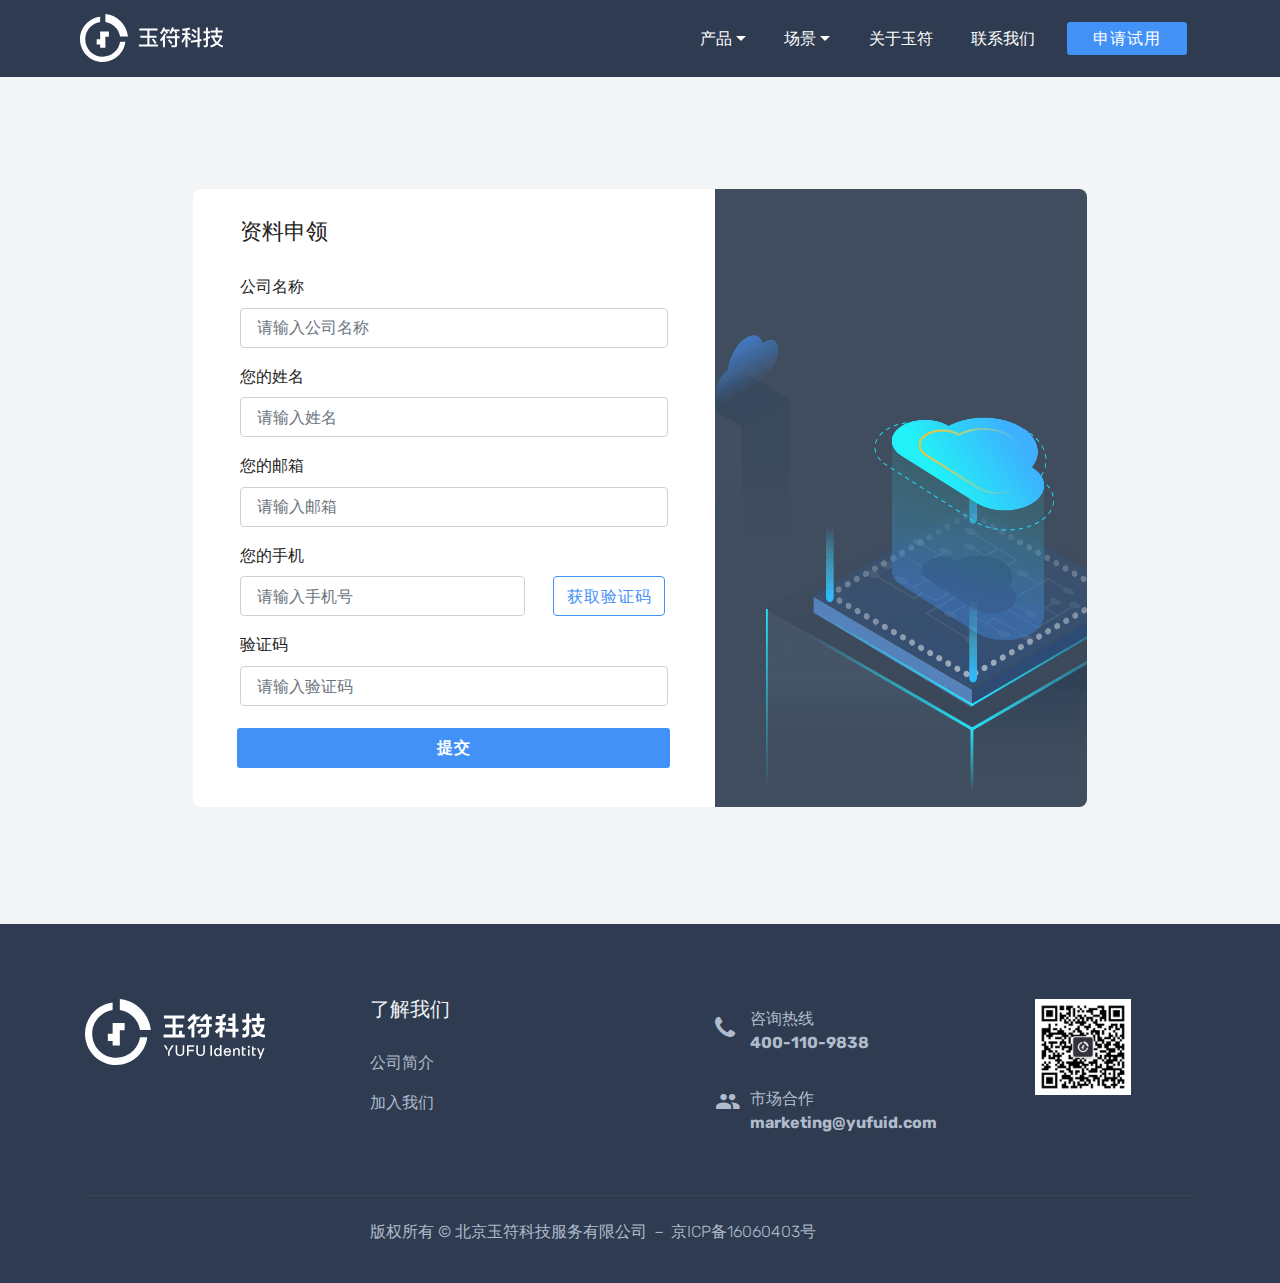
<file: page14.html>
<!DOCTYPE html>
<html>
<head>
  <!-- Site made with Mobirise Website Builder v4.10.5, https://mobirise.com -->
  <meta charset="UTF-8">
  <meta http-equiv="X-UA-Compatible" content="IE=edge">
  <meta name="generator" content="Mobirise v4.10.5, mobirise.com">
  <meta name="viewport" content="width=device-width, initial-scale=1, minimum-scale=1">
  <link rel="shortcut icon" href="assets/images/favicon.ico" type="image/x-icon">
  <meta name="description" content="注册玉符科技账号,下载IDaaS白皮书,了解单点登录SSO最新市场动态,查看单点登录最新解决方案及权威报告.">
  
  <title>IDaaS白皮书,单点登录SSO-资料下载</title>
  <link rel="stylesheet" href="assets/bootstrap-material-design-font/css/material.css">
  <link rel="stylesheet" href="assets/font-awesome/css/font-awesome.css">
  <link rel="stylesheet" href="assets/web/assets/mobirise-icons/mobirise-icons.css">
  <link rel="stylesheet" href="assets/tether/tether.min.css">
  <link rel="stylesheet" href="assets/bootstrap/css/bootstrap.min.css">
  <link rel="stylesheet" href="assets/bootstrap/css/bootstrap-grid.min.css">
  <link rel="stylesheet" href="assets/bootstrap/css/bootstrap-reboot.min.css">
  <link rel="stylesheet" href="assets/formstyler/jquery.formstyler.css">
  <link rel="stylesheet" href="assets/formstyler/jquery.formstyler.theme.css">
  <link rel="stylesheet" href="assets/datepicker/jquery.datetimepicker.min.css">
  <link rel="stylesheet" href="assets/dropdown/css/style.css">
  <link rel="stylesheet" href="assets/theme/css/style.css">
  <link rel="stylesheet" href="assets/mobirise/css/mbr-additional.css" type="text/css">
  
  
  Keywords:<meta name="keywords" content="idaas,idaas白皮书,单点登录sso,玉符科技,注册试用,单点登录案例,IAM">
<script src="https://www.yufuid.com/assets/web/assets/jquery/jquery.min.js"></script>
</head>
<body>
  <section class="menu cid-rz0XyrUINm" once="menu" id="menu1-a7">

    

    <nav class="navbar navbar-expand beta-menu navbar-dropdown align-items-center navbar-fixed-top navbar-toggleable-sm">
        <button class="navbar-toggler navbar-toggler-right" type="button" data-toggle="collapse" data-target="#navbarSupportedContent" aria-controls="navbarSupportedContent" aria-expanded="false" aria-label="Toggle navigation">
            <div class="hamburger">
                <span></span>
                <span></span>
                <span></span>
                <span></span>
            </div>
        </button>
        <div class="menu-logo">
            <div class="navbar-brand">
                <span class="navbar-logo">
                    <a href="index.html">
                         <img src="assets/images/logo.svg" alt="玉符科技IDaaS云平台" title="" style="height: 3rem;">
                    </a>
                </span>
                
            </div>
        </div>
        <div class="collapse navbar-collapse" id="navbarSupportedContent">
            <ul class="navbar-nav nav-dropdown" data-app-modern-menu="true"><li class="nav-item dropdown">
                    <a class="nav-link link text-white dropdown-toggle display-4" data-toggle="dropdown-submenu" aria-expanded="true">产品</a><div class="dropdown-menu"><a class="text-white dropdown-item display-4" href="ud.html">统一目录</a><a class="text-white dropdown-item display-4" href="sso.html">单点登录</a><a class="text-white dropdown-item display-4" href="lcm.html">账号生命周期管理</a><a class="text-white dropdown-item display-4" href="sa.html">安全审计</a><a class="text-white dropdown-item display-4" href="mfa.html">多因素认证</a></div>
                </li><li class="nav-item dropdown"><a class="nav-link link text-white dropdown-toggle display-4" data-toggle="dropdown-submenu" aria-expanded="false">场景</a><div class="dropdown-menu"><a class="text-white dropdown-item display-4" href="page9.html">目录集成管理</a><a class="text-white dropdown-item display-4" href="page10.html">统一认证及单点登录</a><a class="text-white dropdown-item display-4" href="page11.html">账号同步及自动入离职</a><a class="text-white dropdown-item display-4" href="page12.html">身份安全审计与安全防护策略</a></div></li><li class="nav-item"><a class="nav-link link text-white display-4" href="aboutus.html">
                        
                        关于玉符
                    </a></li>
                <li class="nav-item">
                    <a class="nav-link link text-white display-4" href="aboutus.html#contacts1-7o">联系我们</a>
                </li></ul>
            <div class="navbar-buttons mbr-section-btn"><a class="btn btn-sm btn-primary display-4" href="page13.html">申请试用</a></div>
        </div>
    </nav>
</section>

<section class="engine"><a href="https://mobirise.info/s">bootstrap themes</a></section><section class="header15 cid-rz0XysdC2y mbr-fullscreen" id="header15-a8">

    

    

    <div class="container mt-5">
        <div class="row col-md-10">
                       <div class="col-lg-7 col-md-7 p-0">
                <div class="form-container">
                    <div class="media-container-column p-3">
<form class="apply-form">
<div class="dragArea row">
<div class="col-md-12">
<h1 class="mbr-fonts-style display-5"> 资料申领<br><br></h1>
</div>
<div class="col-md-12">
<p class="mbr-text mbr-fonts-style display-4"> 公司名称 </p>
</div>
<div data-for="companyName" class="col-md-12 form-group ">
<input type="text" name="companyName" placeholder="请输入公司名称" data-form-field="companyName" class="form-control px-3 display-7" required="required" value="">
</div>
<div class="col-md-12">
<p class="mbr-text mbr-fonts-style display-4"> 您的姓名 </p>
</div>
<div data-for="name" class="col-md-12 form-group ">
<input type="text" name="name" placeholder="请输入姓名" data-form-field="name" required="required" class="form-control px-3 display-7" value="">
</div>
<div class="col-md-12">
<p class="mbr-text mbr-fonts-style display-4"> 您的邮箱 </p>
</div>
<div data-for="email" class="col-md-12 form-group ">
<input type="text" name="email" placeholder="请输入邮箱" data-form-field="email" required="required" class="form-control px-3 display-7" value="">
</div>
<div class="col-md-12">
<p class="mbr-text mbr-fonts-style display-4"> 您的手机 </p>
</div>
<div data-for="phone" class="col-md-12 form-group row">
<input type="tel" name="phone" placeholder="请输入手机号" data-form-field="phone" class="form-control px-3 col-md-8 display-7" value="">
<div class="col-md-4"><p class="mbr-text btn send-code">获取验证码</p></div>
</div>
<div class="col-md-12">
 <p class="mbr-text mbr-fonts-style display-4"> 验证码 </p>
</div>
<div data-for="phone" class="col-md-12 form-group ">
<input type="tel" name="code" placeholder="请输入验证码" data-form-field="code" class="form-control px-3 display-7" value="">
</div>
    <button type="submit" class="apply-form-submit btn btn-primary "> <p class="mbr-text pt-2"><strong> 提交 </strong></p> </button>
</div>
<div class="row">
<div hidden="hidden" data-form-alert="" class="alert alert-success col-12"></div>
<div hidden="hidden" data-form-alert-danger="" class="alert alert-danger col-12"> </div>
</div>
</form>
</div>
                </div>
            </div>
            <div class="mbr-white col-lg-5 col-md-5 content-container p-0">
                    <div class="mbr-figure">
                    <img src="assets/images/-800x1200.png" alt="玉符科技idaas注册" title="">  
                    </div>
            </div>
 
        </div>
    </div>
    
    <script>

$(function() {
    var queryHost = "https://www-node.yufuid.com";
    var showNotify = function(text, isFailed) {
      if (isFailed) {
        $(".alert-success").attr("hidden",true);
        $(".alert-danger").text(text).removeAttr('hidden');
      } else {
        $(".alert-danger").attr("hidden",true);
        $(".alert-success").text(text).removeAttr('hidden');
      }
   };
    $.ajaxSetup({
        headers: {
            "Content-Type": "application/json; charset=utf-8"
        },
        dataType: "json",
        xhrFields: {
            withCredentials: true
        }
    });
    var getFormObject = function(form) {
        var _userInfoArr = form.serializeArray();
        var _result = {};
        $.each(_userInfoArr, function(index, item) {
            _result[item.name] = item.value;
        });
        return _result;
    };

    var form = $(".apply-form");
    var _initFormHtml = $(".form_in_modal").html();
    var sendBtn = $(".send-code");

    sendBtn.on("click", function(e) {
        e.stopPropagation();
        var _this = $(this);
        if (_this.hasClass("sending")) {
            return;
        }
        var _phone = getFormObject(_this.parent().parent()).phone;
        if (!_phone) {
          showNotify("请输入手机号", true);
          return;
        }
        _this.addClass("sending");
        var countDown = 60;
        _this.text(countDown-- + " 秒后重新获取");
        $.ajax({
            type: "POST",
            url: queryHost + "/verificationCode",

            data: JSON.stringify({
                phone: _phone
            }),
            dataType: "json",
            success: function(xhr) {
                showNotify("验证码已发送，请注意查收手机信息");
            },
            error: error => {
                showNotify("发送失败，请稍后重试", true);
            }
        });
        var _timer = setInterval(function() {
            if (countDown > 0) {
                _this.text(countDown-- + " 秒后重新获取");
            } else {
                _this.text("发送验证码");
                _this.removeClass("sending");
                clearInterval(_timer);
            }
        }, 1000);
    });


    form.submit(function(e) {
        e.preventDefault();
        // 根据button的attr获取到当前表单
        var _currentForm = $(e.target);
        var userInfoArr = _currentForm.serializeArray();
        var userInfo = {};
        var btn = _currentForm.children(".submit-btn");
        btn.html('<span class="loading"></span>');
        btn.addClass("btn-loading");
        $.ajax({
            url: queryHost + "/apply",
            method: "POST",
            data: JSON.stringify(userInfo),
            success: function(xhr) {
                btn.removeClass("btn-loading");
                btn.html("<span>提交</span>");
                showNotify("提交成功！我们工作人员会在48小时联系您 ，请留意验证邮箱，方便接收产品资料。");
                $(".form-modal-wrapper").hide();
                form.html(_initFormHtml);
                $("body").css({
                    overflow: "auto"
                });
            },
            error: error => {
                btn.removeClass("btn-loading");
                btn.html("<span>提交</span>");
                var msg =
                    (error && error.responseJSON && error.responseJSON.msg) ||
                    "验证码输入不正确，请重试";
                showNotify(msg, true);
            }
        });
    });
});

    </script>
</section>

<section class="cid-rxetaNvnJH" id="footer1-9">

    

    

    <div class="container">
        <div class="media-container-row content text-success">
            <div class="col-12 col-lg-3 mbr-fonts-style display-5">
                <div class="media-wrap">
                    <a href="#top">
                        <img src="assets/images/logo10.svg" alt="玉符科技logo" title="">
                    </a>
                </div>
            </div>
            <div class="col-12 col-lg-2 mbr-fonts-style display-7">
                <h5 class="pb-3">
                    了解我们
                </h5>
                <p class="mbr-text"><a href="aboutus.html" class="text-success">公司简介</a><br><a href="https://app.mokahr.com/apply/yufu/3753" class="text-success">加入我们</a><br><br></p>
            </div>
            <div class="col-12 col-lg-2 mbr-fonts-style display-7">

            </div>
            <div class="col-12 col-lg-3 mbr-fonts-style display-7">
                <span class="mbr-iconfont fa-phone fa"></span>
                <p class="mbr-text">咨询热线</p> <p class="mbr-text contact-text"><strong>400-110-9838</strong></p>
                <span class="mbr-iconfont second mdi-social-people"></span>
                <p class="mbr-text">市场合作</p> <p class="mbr-text contact-text"><strong>marketing@yufuid.com</strong></p>
            </div>
            <div class="col-12 col-lg-2 mbr-fonts-style display-5">
                <div class="media-wrap">
                    <a href="#bottom">
                        <img src="assets/images/240x240.png" alt="玉符公众号" title="">
                    </a>
                </div>
            </div>
        </div>
        <div class="footer-lower">
            <div class="media-container-row">
                <div class="col-sm-12">
                    <hr>
                </div>
            </div>
            <div class="media-container-row mbr-white">
                <div class="col-sm-6 copyright">
                    <p class="mbr-text mbr-fonts-style display-4">版权所有 © 北京玉符科技服务有限公司 － 京ICP备16060403号</p>
                </div>
            </div>
        </div>
    </div>
</section>


  <script src="assets/web/assets/jquery/jquery.min.js"></script>
  <script src="assets/tether/tether.min.js"></script>
  <script src="assets/popper/popper.min.js"></script>
  <script src="assets/bootstrap/js/bootstrap.min.js"></script>
  <script src="assets/smoothscroll/smooth-scroll.js"></script>
  <script src="assets/touchswipe/jquery.touch-swipe.min.js"></script>
  <script src="assets/formstyler/jquery.formstyler.js"></script>
  <script src="assets/formstyler/jquery.formstyler.min.js"></script>
  <script src="assets/datepicker/jquery.datetimepicker.full.js"></script>
  <script src="assets/dropdown/js/nav-dropdown.js"></script>
  <script src="assets/dropdown/js/navbar-dropdown.js"></script>
  <script src="assets/theme/js/script.js"></script>
  
  
</body>
</html>
</file>
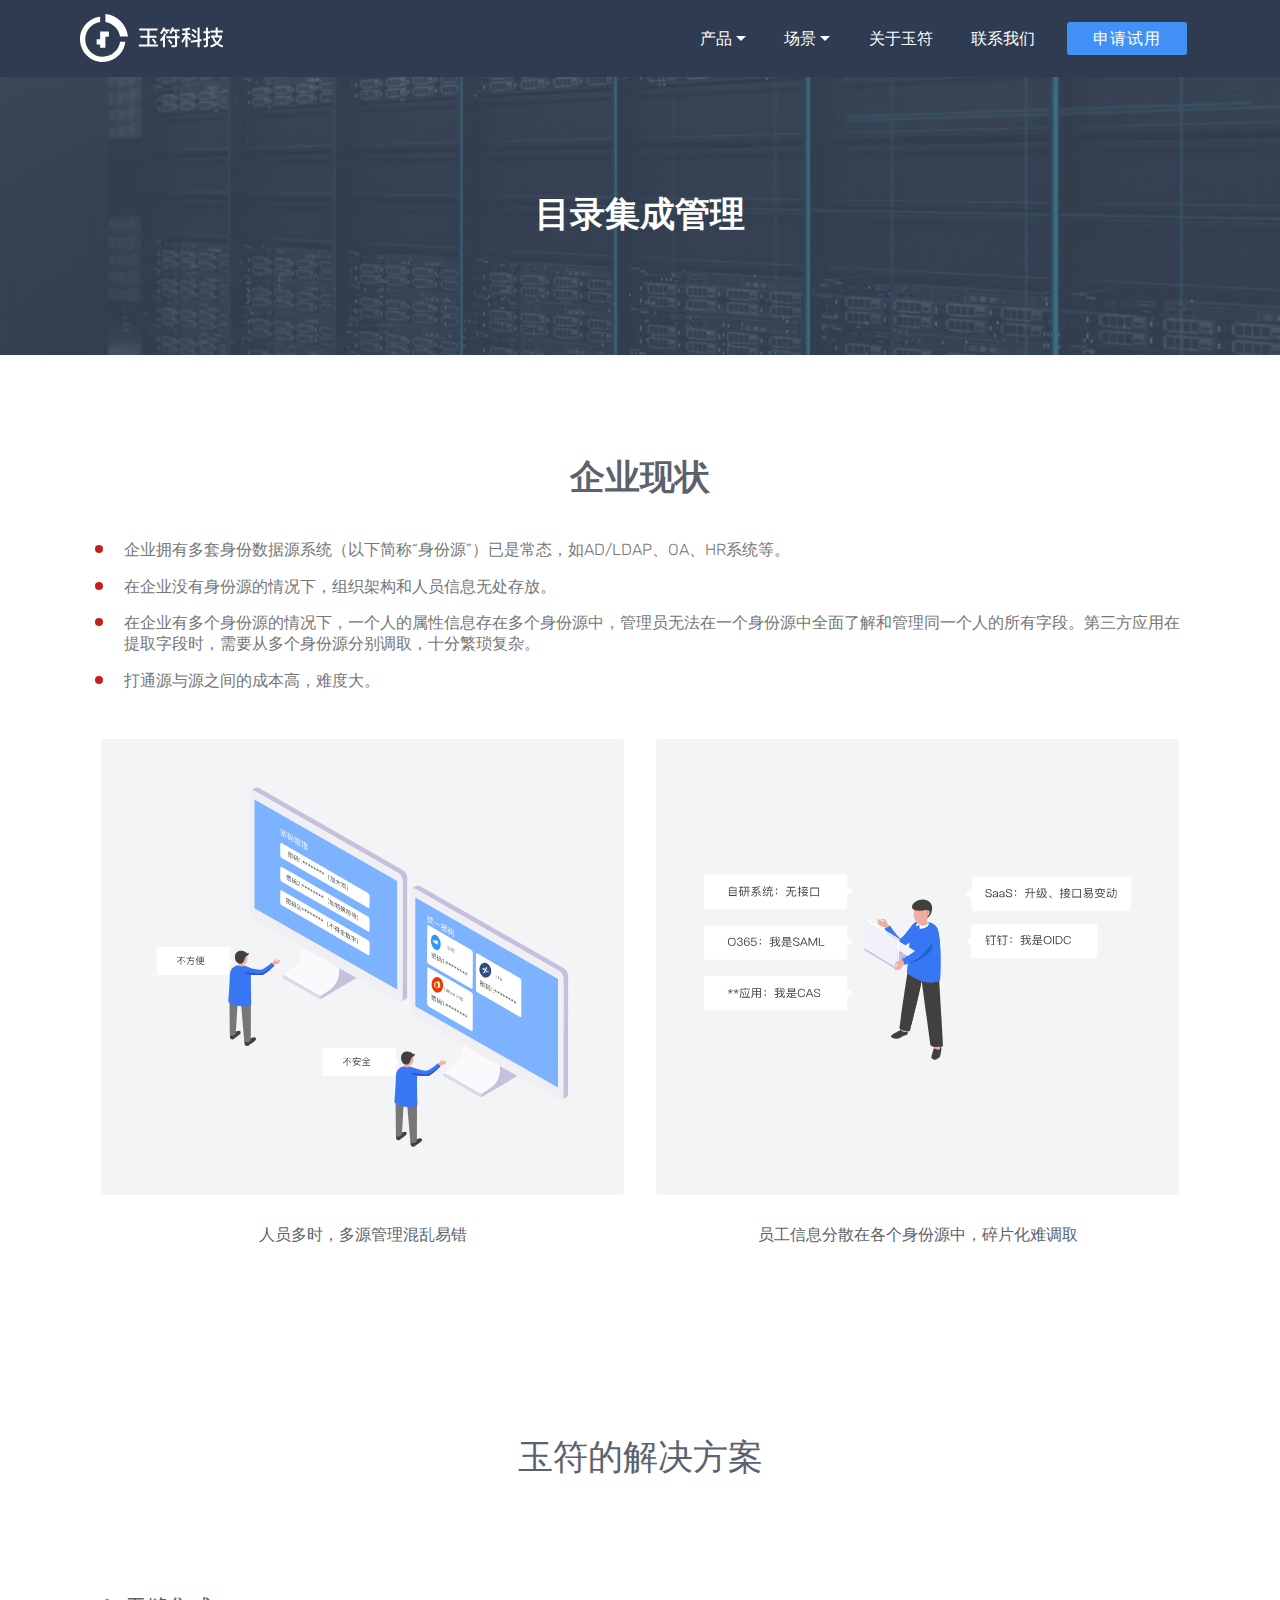
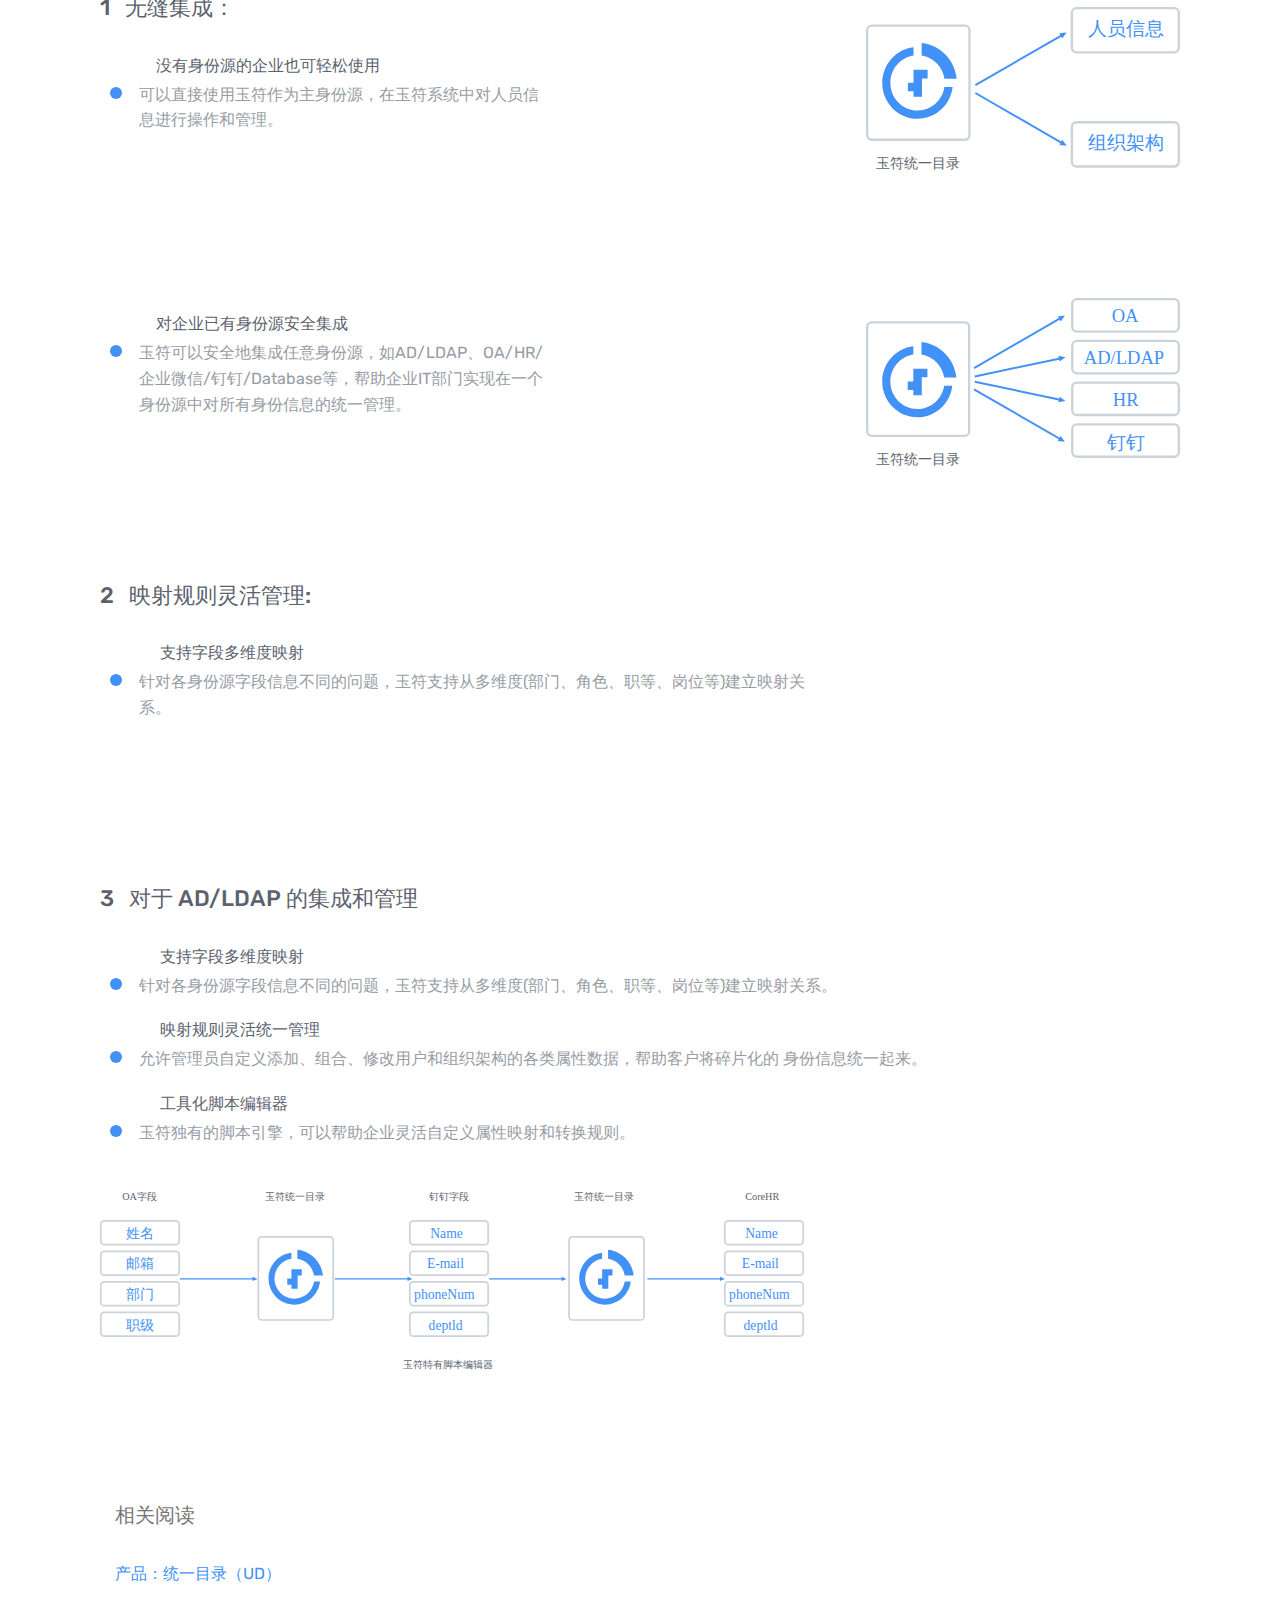
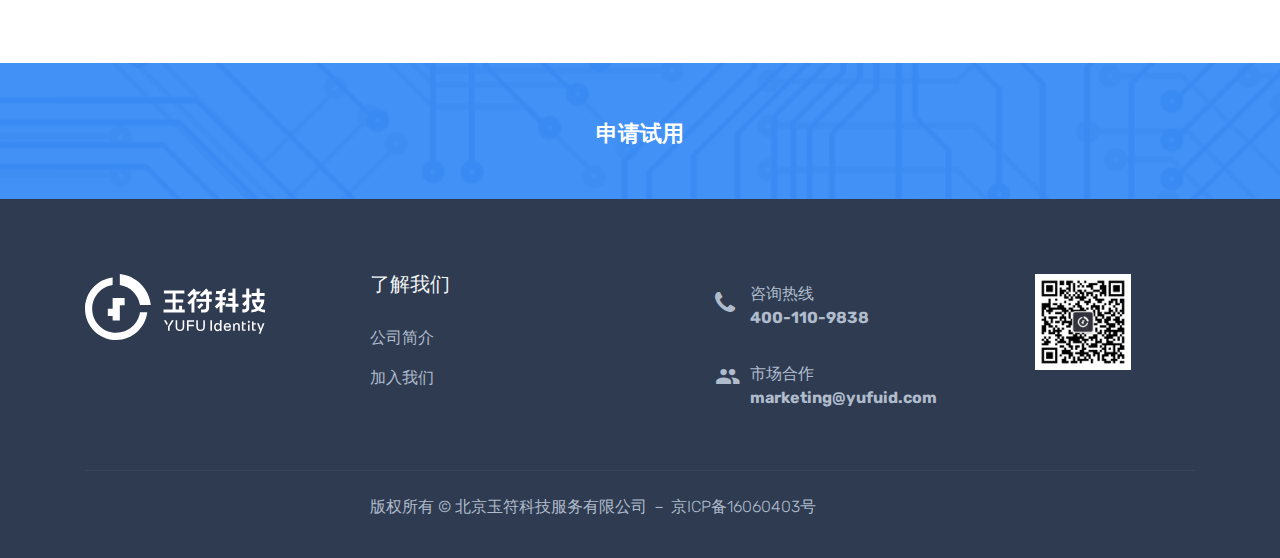
<file: page9.html>
<!DOCTYPE html>
<html>
<head>
  <!-- Site made with Mobirise Website Builder v4.10.5, https://mobirise.com -->
  <meta charset="UTF-8">
  <meta http-equiv="X-UA-Compatible" content="IE=edge">
  <meta name="generator" content="Mobirise v4.10.5, mobirise.com">
  <meta name="viewport" content="width=device-width, initial-scale=1, minimum-scale=1">
  <link rel="shortcut icon" href="assets/images/favicon.ico" type="image/x-icon">
  <meta name="description" content="玉符目录集成,统一企业全部身份数据源,集中管理企业中的人员,组织架构和应用信息.用户可自定义添加、组合、修改用户和组织架构的各类属性数据,并可实现多系统整合,自定义属性映射和转换规则,帮助企业IT随时更新企业内部身份数据源.">
  
  <title>目录集成-统一企业全部身份数据源-北京玉符科技</title>
  <link rel="stylesheet" href="assets/font-awesome/css/font-awesome.css">
  <link rel="stylesheet" href="assets/bootstrap-material-design-font/css/material.css">
  <link rel="stylesheet" href="assets/tether/tether.min.css">
  <link rel="stylesheet" href="assets/bootstrap/css/bootstrap.min.css">
  <link rel="stylesheet" href="assets/bootstrap/css/bootstrap-grid.min.css">
  <link rel="stylesheet" href="assets/bootstrap/css/bootstrap-reboot.min.css">
  <link rel="stylesheet" href="assets/dropdown/css/style.css">
  <link rel="stylesheet" href="assets/theme/css/style.css">
  <link rel="stylesheet" href="assets/mobirise/css/mbr-additional.css" type="text/css">
  
  
  Keywords:<meta name="keywords" content="目录集成,多源管理,活动目录,身份源数据同步,多系统单点登录,多系统整合,多源目录管理">
</head>
<body>
  <section class="menu cid-ryVEhrr6jA" once="menu" id="menu1-7t">

    

    <nav class="navbar navbar-expand beta-menu navbar-dropdown align-items-center navbar-fixed-top navbar-toggleable-sm">
        <button class="navbar-toggler navbar-toggler-right" type="button" data-toggle="collapse" data-target="#navbarSupportedContent" aria-controls="navbarSupportedContent" aria-expanded="false" aria-label="Toggle navigation">
            <div class="hamburger">
                <span></span>
                <span></span>
                <span></span>
                <span></span>
            </div>
        </button>
        <div class="menu-logo">
            <div class="navbar-brand">
                <span class="navbar-logo">
                    <a href="index.html">
                         <img src="assets/images/logo.svg" alt="玉符科技IDaaS云平台" title="" style="height: 3rem;">
                    </a>
                </span>
                
            </div>
        </div>
        <div class="collapse navbar-collapse" id="navbarSupportedContent">
            <ul class="navbar-nav nav-dropdown" data-app-modern-menu="true"><li class="nav-item dropdown">
                    <a class="nav-link link text-white dropdown-toggle display-4" data-toggle="dropdown-submenu" aria-expanded="true">产品</a><div class="dropdown-menu"><a class="text-white dropdown-item display-4" href="ud.html">统一目录</a><a class="text-white dropdown-item display-4" href="sso.html">单点登录</a><a class="text-white dropdown-item display-4" href="lcm.html">账号生命周期管理</a><a class="text-white dropdown-item display-4" href="sa.html">安全审计</a><a class="text-white dropdown-item display-4" href="mfa.html">多因素认证</a></div>
                </li><li class="nav-item dropdown"><a class="nav-link link text-white dropdown-toggle display-4" data-toggle="dropdown-submenu" aria-expanded="false">场景</a><div class="dropdown-menu"><a class="text-white dropdown-item display-4" href="page9.html">目录集成管理</a><a class="text-white dropdown-item display-4" href="page10.html">统一认证及单点登录</a><a class="text-white dropdown-item display-4" href="page11.html">账号同步及自动入离职</a><a class="text-white dropdown-item display-4" href="page12.html">身份安全审计与安全防护策略</a></div></li><li class="nav-item"><a class="nav-link link text-white display-4" href="aboutus.html">
                        
                        关于玉符
                    </a></li>
                <li class="nav-item">
                    <a class="nav-link link text-white display-4" href="aboutus.html#contacts1-7o">联系我们</a>
                </li></ul>
            <div class="navbar-buttons mbr-section-btn"><a class="btn btn-sm btn-primary display-4" href="page13.html">申请试用</a></div>
        </div>
    </nav>
</section>

<section class="engine"><a href="https://mobirise.info/p">site templates free download</a></section><section class="header4 cid-ryVEDzFCaT" id="header4-84">

    

    

    <div class="container">
        <div class="row justify-content-md-center">
            <div class="media-content col-md-10">
                
                
                <h3 class="mbr-section-subtitle align-center mbr-white mbr-light p-5 mbr-fonts-style display-2"><strong>
                    目录集成管理
                </strong></h3>
                <div class="mbr-text align-center mbr-white pb-3">
                    
                </div>
                
            </div>

        </div>
    </div>
</section>

<section class="mbr-section content4 cid-ryVEhs8faG" id="content4-7v">

    

    <div class="container">
        <div class="media-container-row">
            <div class="title col-12">
                <h2 class="align-center pb-3 mbr-fonts-style display-2"><strong>企业现状</strong><strong><br></strong>
                </h2>
                <h3 class="mbr-section-subtitle align-center mbr-light mbr-fonts-style display-7">
                                <div><br></div><ul><li>企业拥有多套身份数据源系统（以下简称“身份源”）已是常态，如AD/LDAP、OA、HR系统等。</li><li>在企业没有身份源的情况下，组织架构和人员信息无处存放。</li><li>在企业有多个身份源的情况下，一个人的属性信息存在多个身份源中，管理员无法在一个身份源中全面了解和管理同一个人的所有字段。第三方应用在提取字段时，需要从多个身份源分别调取，十分繁琐复杂。</li></ul><ul><li>打通源与源之间的成本高，难度大。</li>
                </ul></h3>
                
            </div>
        </div>
    </div>
</section>

<section class="features2 cid-ryVHWpUtbO" id="features2-86">

    

    
    
    <div class="container">
        <div class="media-container-row">
            <div class="card p-3 col-12 col-md-6">
                <div class="card-wrapper">
                    <div class="card-img">
                        <img src="assets/images/1.svg" alt="多源管理" title="">
                    </div>
                    <div class="card-box">
                        <h4 class="card-title pb-3 mbr-fonts-style display-7">
                            人员多时，多源管理混乱易错
                        </h4>
                        
                    </div>
                </div>
            </div>

            <div class="card p-3 col-12 col-md-6">
                <div class="card-wrapper">
                    <div class="card-img">
                        <img src="assets/images/2.svg" alt="多套身份数据源" title="">
                    </div>
                    <div class="card-box ">
                        <h4 class="card-title pb-3 mbr-fonts-style display-7">
                            员工信息分散在各个身份源中，碎片化难调取
                        </h4>
                        
                    </div>
                </div>
            </div>

            

            
            
        </div>
    </div>
</section>

<section class="mbr-section content4 cid-ryVEhskxHg" id="content4-7w">

    

    <div class="container">
        <div class="media-container-row">
            <div class="title col-12 col-md-8">
                <h2 class="align-center pb-3 mbr-fonts-style display-2">
                    玉符的解决方案
                </h2>
                
                
            </div>
        </div>
    </div>
</section>

<section class="features11 cid-ryVKs8h7TU" id="features11-89">

    

    

    <div class="container">   
        <div class="col-md-12">
            <div class="media-container-row">
                <div class="mbr-figure m-auto" style="width: 35%;">
                    <img src="assets/images/1.1-2.svg" alt="玉符统一目录" title="">
                </div>
                <div class=" align-left aside-content">
                    <h2 class="mbr-title pt-2 mbr-fonts-style display-5"><div>1 &nbsp; 无缝集成：</div><br><div>
                    </div></h2>
                                    <h3 class="mbr-title pt-2 mbr-fonts-style display-7">&nbsp; &nbsp; &nbsp; &nbsp; &nbsp; &nbsp; &nbsp; 没有身份源的企业也可轻松使用</h3>
                    <div class="mbr-text counter-container col-12 col-md-8 mbr-fonts-style display-7">
                <ul>
                    <li>可以直接使用玉符作为主身份源，在玉符系统中对人员信息<span style="font-size: 1rem;">进行操作和管理。</span></li>
                </ul>
        </div>
                    <h3 class="mbr-title pt-2 mbr-fonts-style display-5"><br>
                    </h3>
                    <div class="mbr-text counter-container col-12 col-md-8 mbr-fonts-style display-7"></div>
                </div>
            </div>
        </div> 
    </div>          
</section>

<section class="features11 cid-ryVLgqW8zO" id="features11-8h">

    

    

    <div class="container">   
        <div class="col-md-12">
            <div class="media-container-row">
                <div class="mbr-figure m-auto" style="width: 35%;">
                    <img src="assets/images/1.2-3.svg" alt="玉符统一目录" title="">
                </div>
                <div class=" align-left aside-content">
                    <h2 class="mbr-title pt-2 mbr-fonts-style display-5"></h2>
                                    <h3 class="mbr-title pt-2 mbr-fonts-style display-7">&nbsp; &nbsp; &nbsp; &nbsp; &nbsp; &nbsp; &nbsp; 对企业已有身份源安全集成</h3>
                    <div class="mbr-text counter-container col-12 col-md-8 mbr-fonts-style display-7">
                <ul>
                    <li>玉符可以安全地集成任意身份源，如AD/LDAP、OA/HR/企业微信/钉钉/<span style="font-size: 1rem;">Database等，帮助企业IT部门实现在一个身份源中对所有身份信息的</span><span style="font-size: 1rem;">统一管理。</span></li>
                </ul>
        </div>
                    <h3 class="mbr-title pt-2 mbr-fonts-style display-5"><br>
                    </h3>
                    <div class="mbr-text counter-container col-12 col-md-8 mbr-fonts-style display-7"></div>
                </div>
            </div>
        </div> 
    </div>          
</section>

<section class="features11 cid-ryVKv3Slq7" id="features11-8a">

    

    

    <div class="container">   
        <div class="col-md-12">
            <div class="media-container-row">
                <div class=" align-left aside-content">
                    <h2 class="mbr-title pt-2 mbr-fonts-style display-5">2 &nbsp; 映射规则灵活管理:<div><br>
                    </div></h2>
                                    <h3 class="mbr-title pt-2 mbr-fonts-style display-7">&nbsp; &nbsp; &nbsp; &nbsp; &nbsp; &nbsp; &nbsp; &nbsp;支持字段多维度映射</h3>
                    <div class="mbr-text counter-container col-12 col-md-8 mbr-fonts-style display-7">
                <ul>
                    <li>针对各身份源字段信息不同的问题，玉符支持从多维度(部门、角色、职等、岗位等)建立映射关系。</li>
                </ul>
        </div>
                    <h3 class="mbr-title pt-2 mbr-fonts-style display-5"><br>
                    </h3>
                    <div class="mbr-text counter-container col-12 col-md-8 mbr-fonts-style display-7"></div>
                </div>
            </div>
        </div> 
    </div>          
</section>

<section class="features11 cid-ryVL3q584E" id="features11-8g">

    

    

    <div class="container">   
        <div class="col-md-12">
            <div class="media-container-row">
              
                <div class=" align-left aside-content">
                    <h2 class="mbr-title pt-2 mbr-fonts-style display-5">3 &nbsp; 对于 AD/LDAP 的集成和管理<br><br>
                    </h2>
                                    <h3 class="mbr-title pt-2 mbr-fonts-style display-7">&nbsp; &nbsp; &nbsp; &nbsp; &nbsp; &nbsp; &nbsp; &nbsp;支持字段多维度映射</h3>
                    <div class="mbr-text counter-container col-12 mbr-fonts-style display-7">
                <ul>
                    <li>针对各身份源字段信息不同的问题，玉符支持从多维度(部门、角色、职等、岗位等)建立映射关系。</li>
                </ul>
        </div>
                    <h3 class="mbr-title pt-2 mbr-fonts-style display-7">&nbsp; &nbsp; &nbsp; &nbsp; &nbsp; &nbsp; &nbsp; &nbsp;映射规则灵活统一管理</h3>
                    <div class="mbr-text counter-container col-12 mbr-fonts-style display-7"><ul>
                    <li>允许管理员自定义添加、组合、修改用户和组织架构的各类属性数据，帮助客户将碎片化的 身份信息统一起来。</li></ul></div>
                    <h3 class="mbr-title pt-2 mbr-fonts-style display-7">&nbsp; &nbsp; &nbsp; &nbsp; &nbsp; &nbsp; &nbsp; &nbsp;工具化脚本编辑器</h3>
                    <div class="mbr-text counter-container col-12 mbr-fonts-style display-7"><ul>
                    <li>玉符独有的脚本引擎，可以帮助企业灵活自定义属性映射和转换规则。</li></ul></div>
                </div>
            </div>
        </div> 
    </div>          
</section>

<section class="features11 cid-ryVKMg9Vlx" id="features11-8c">

    

    

    <div class="container">   
        <div class="col-md-12">
            <div class="media-container-row">
                <div class="mbr-figure m-auto" style="width: 80%;">
                    <img src="assets/images/2.1-2.svg" alt="玉符单点登录属性映射" title="">
                </div>
                <div class=" align-left aside-content">
                    <h2 class="mbr-title pt-2 mbr-fonts-style display-5"></h2>
                    <div class="mbr-text counter-container col-12 mbr-fonts-style display-7">
                <div><strong><br></strong></div>
            </div>
                </div>
            </div>
        </div> 
    </div>          
</section>

<section class="mbr-section article content3 cid-ryVMfbW0iD" id="content3-8i">
      
     

    <div class="container">
        <div class="media-container-row">
            <div class="row col-12 col-md-12">
                <div class="col-12 mbr-text mbr-fonts-style col-md-6 display-7">
                    <h5>相关阅读</h5><h5><br></h5><p><a href="ud.html">产品：统一目录（UD）</a></p>
                </div>
                <div class="col-12 mbr-text mbr-fonts-style display-7 col-md-6">
                     <p><br></p>
                </div>
                
            </div>
        </div>
    </div>
</section>

<section class="mbr-section info3 cid-rz1tKpvbCV" id="info3-ap">

    

    

    <div class="container">
        <div class="row justify-content-center"><a href="page13.html">
            </a><div class="media-container-column title col-12 col-md-10"><a href="page13.html">
                <h2 class="align-left mbr-bold mbr-white pb-3 mbr-fonts-style display-5">
                    申请试用
                </h2>
                
                
                </a>
            </div>
        </div>
    </div>
</section>

<section class="cid-rxetaNvnJH" id="footer1-9">

    

    

    <div class="container">
        <div class="media-container-row content text-success">
            <div class="col-12 col-lg-3 mbr-fonts-style display-5">
                <div class="media-wrap">
                    <a href="#top">
                        <img src="assets/images/logo10.svg" alt="玉符科技logo" title="">
                    </a>
                </div>
            </div>
            <div class="col-12 col-lg-2 mbr-fonts-style display-7">
                <h5 class="pb-3">
                    了解我们
                </h5>
                <p class="mbr-text"><a href="aboutus.html" class="text-success">公司简介</a><br><a href="https://app.mokahr.com/apply/yufu/3753" class="text-success">加入我们</a><br><br></p>
            </div>
            <div class="col-12 col-lg-2 mbr-fonts-style display-7">

            </div>
            <div class="col-12 col-lg-3 mbr-fonts-style display-7">
                <span class="mbr-iconfont fa-phone fa"></span>
                <p class="mbr-text">咨询热线</p> <p class="mbr-text contact-text"><strong>400-110-9838</strong></p>
                <span class="mbr-iconfont second mdi-social-people"></span>
                <p class="mbr-text">市场合作</p> <p class="mbr-text contact-text"><strong>marketing@yufuid.com</strong></p>
            </div>
            <div class="col-12 col-lg-2 mbr-fonts-style display-5">
                <div class="media-wrap">
                    <a href="#bottom">
                        <img src="assets/images/240x240.png" alt="玉符公众号" title="">
                    </a>
                </div>
            </div>
        </div>
        <div class="footer-lower">
            <div class="media-container-row">
                <div class="col-sm-12">
                    <hr>
                </div>
            </div>
            <div class="media-container-row mbr-white">
                <div class="col-sm-6 copyright">
                    <p class="mbr-text mbr-fonts-style display-4">版权所有 © 北京玉符科技服务有限公司 － 京ICP备16060403号</p>
                </div>
            </div>
        </div>
    </div>
</section>


  <script src="assets/web/assets/jquery/jquery.min.js"></script>
  <script src="assets/popper/popper.min.js"></script>
  <script src="assets/tether/tether.min.js"></script>
  <script src="assets/bootstrap/js/bootstrap.min.js"></script>
  <script src="assets/smoothscroll/smooth-scroll.js"></script>
  <script src="assets/dropdown/js/nav-dropdown.js"></script>
  <script src="assets/dropdown/js/navbar-dropdown.js"></script>
  <script src="assets/touchswipe/jquery.touch-swipe.min.js"></script>
  <script src="assets/theme/js/script.js"></script>
  
  
</body>
</html>
</file>
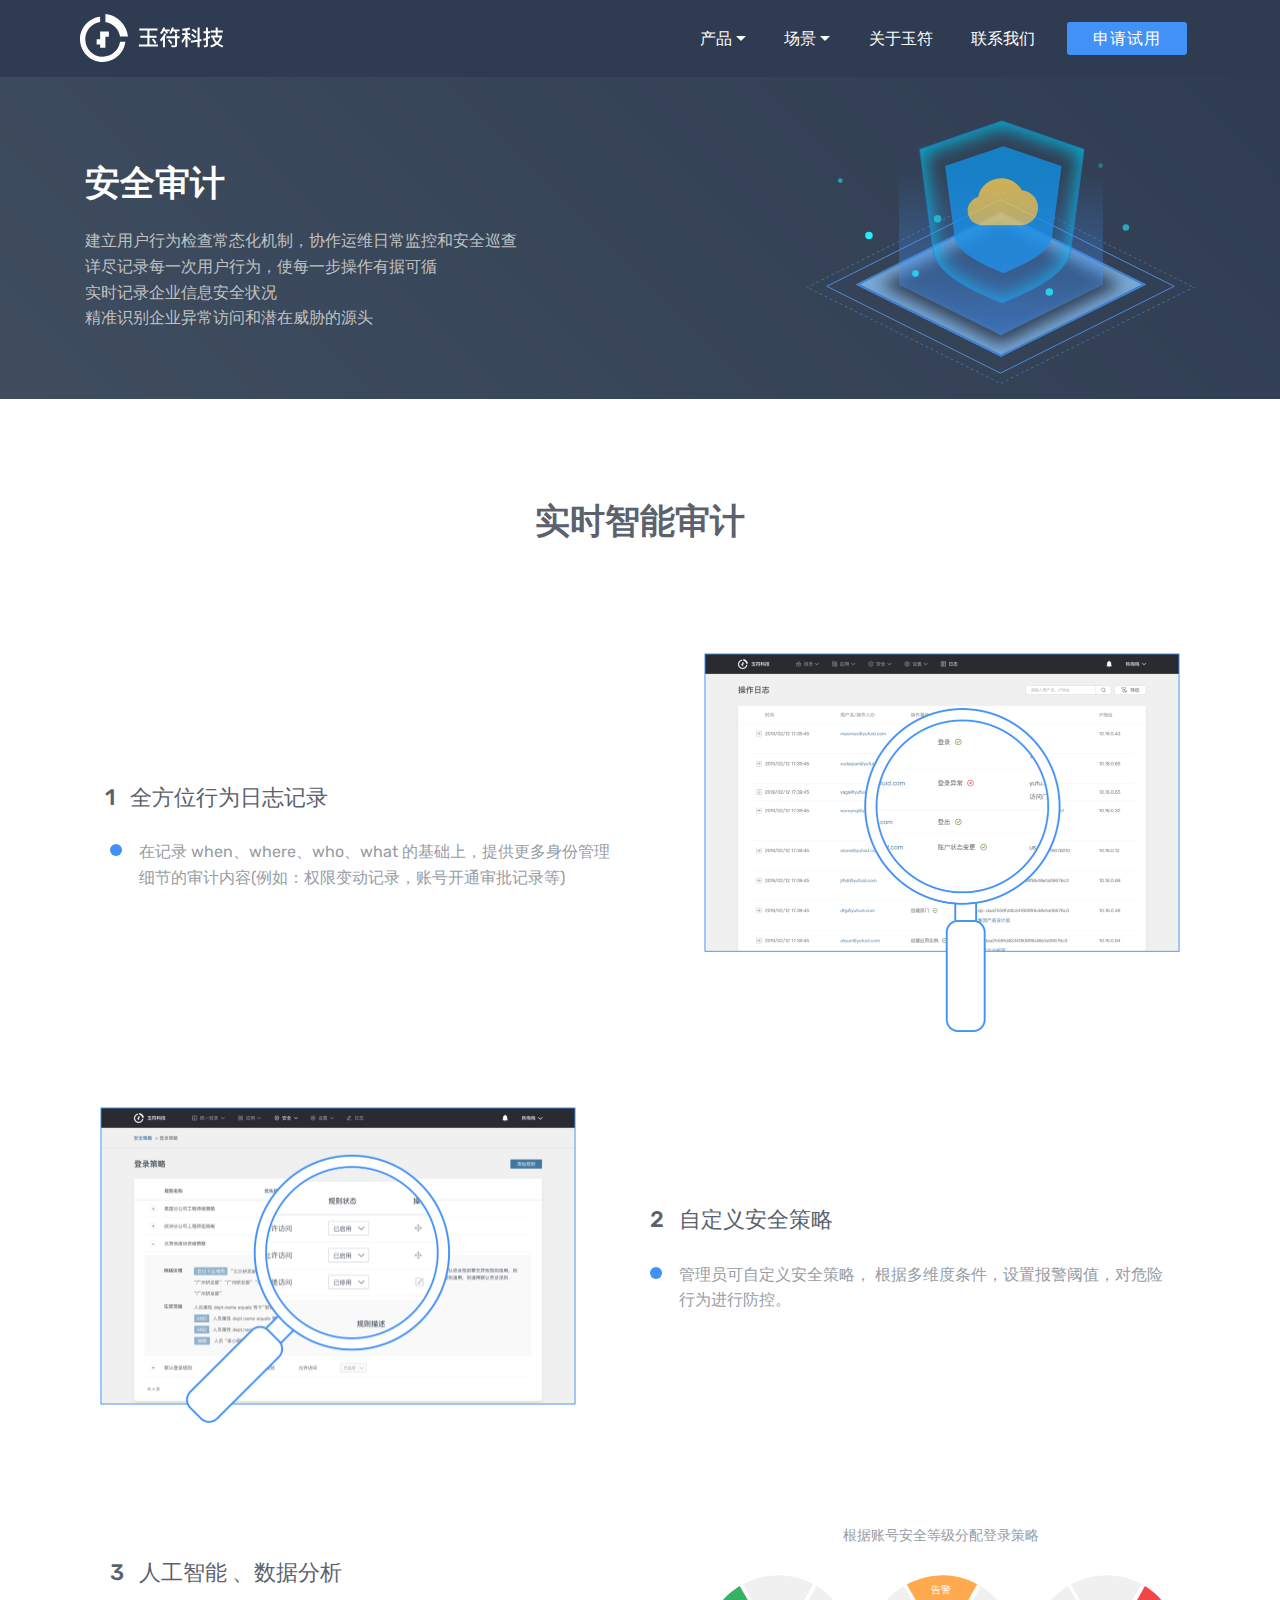
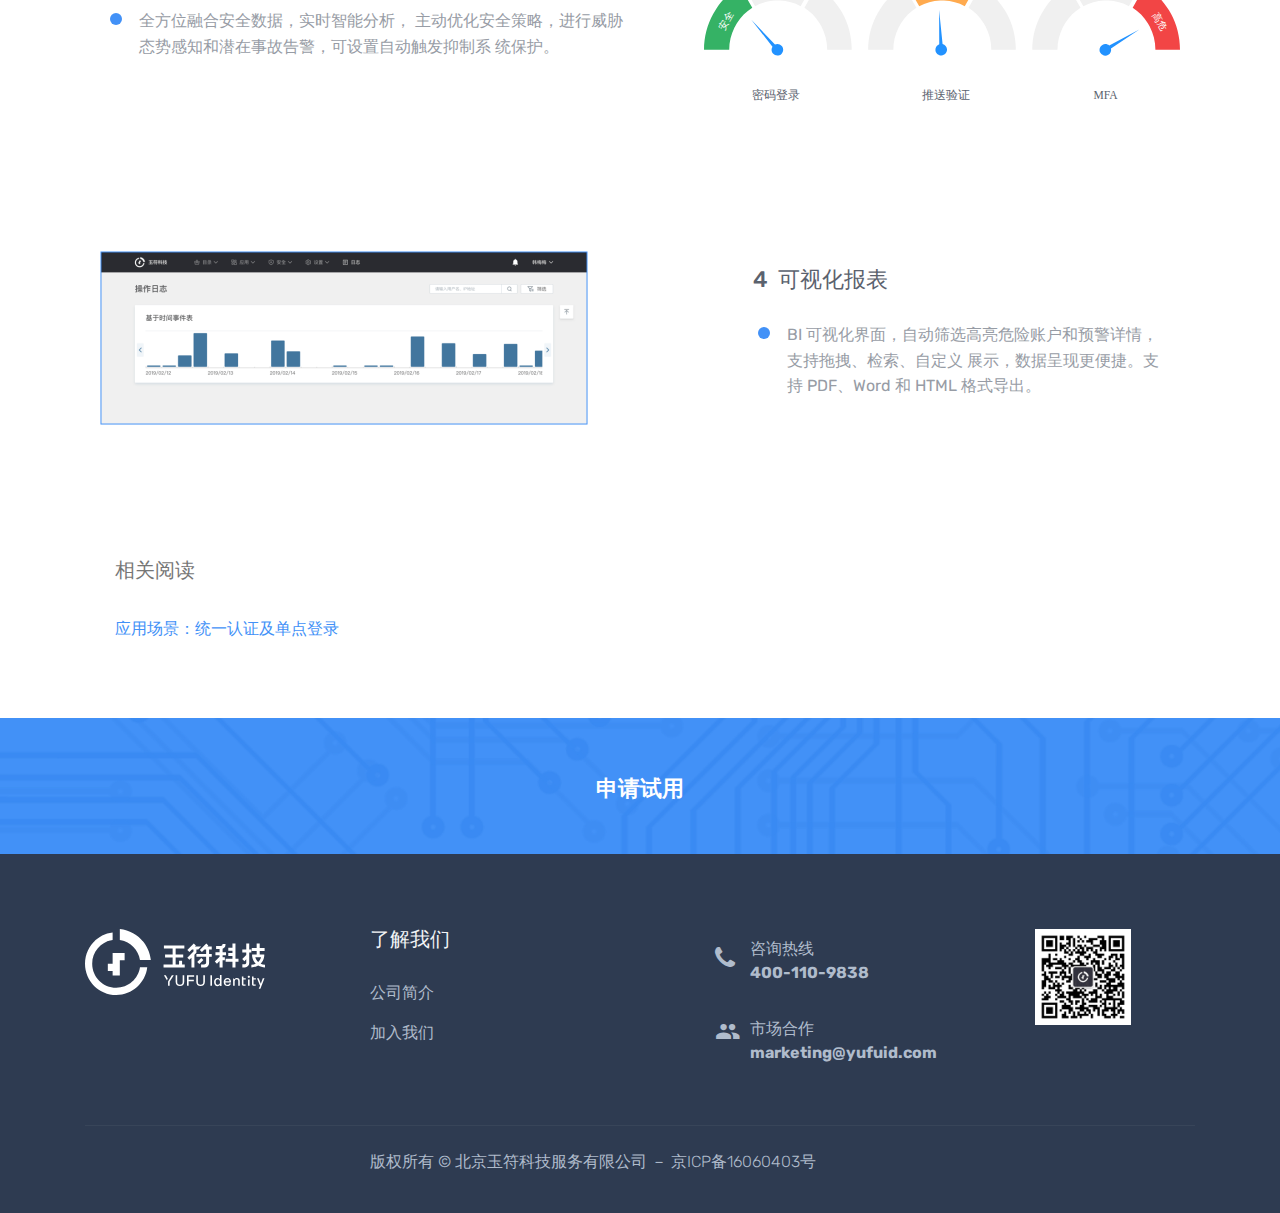
<file: sa.html>
<!DOCTYPE html>
<html>
<head>
  <!-- Site made with Mobirise Website Builder v4.10.5, https://mobirise.com -->
  <meta charset="UTF-8">
  <meta http-equiv="X-UA-Compatible" content="IE=edge">
  <meta name="generator" content="Mobirise v4.10.5, mobirise.com">
  <meta name="viewport" content="width=device-width, initial-scale=1, minimum-scale=1">
  <link rel="shortcut icon" href="assets/images/favicon.ico" type="image/x-icon">
  <meta name="description" content="玉符安全审计SA,详细记录用户访问行为,管理员操作行为,记录账号状态,可帮助管理员发现异常行为,及时做出相应判断.玉符身份信息安全审计帮助企业建立用户行为检查常态机制并精准识别异常访问和潜在威胁源头.">
  
  <title>安全审计-SA-身份信息管理-账号安全审计-北京玉符科技</title>
  <link rel="stylesheet" href="assets/font-awesome/css/font-awesome.css">
  <link rel="stylesheet" href="assets/bootstrap-material-design-font/css/material.css">
  <link rel="stylesheet" href="assets/web/assets/mobirise-icons/mobirise-icons.css">
  <link rel="stylesheet" href="assets/tether/tether.min.css">
  <link rel="stylesheet" href="assets/bootstrap/css/bootstrap.min.css">
  <link rel="stylesheet" href="assets/bootstrap/css/bootstrap-grid.min.css">
  <link rel="stylesheet" href="assets/bootstrap/css/bootstrap-reboot.min.css">
  <link rel="stylesheet" href="assets/dropdown/css/style.css">
  <link rel="stylesheet" href="assets/theme/css/style.css">
  <link rel="stylesheet" href="assets/mobirise/css/mbr-additional.css" type="text/css">
  
  
  <meta name="keywords" content="账号安全审计,SA,身份信息管理,账户审计系统,等保2.0,账号合规管理,企业信息安全,运维安全巡查,异常访问监控">
</head>
<body>
  <section class="menu cid-rygiSJgCoI" once="menu" id="menu1-3k">

    

    <nav class="navbar navbar-expand beta-menu navbar-dropdown align-items-center navbar-fixed-top navbar-toggleable-sm">
        <button class="navbar-toggler navbar-toggler-right" type="button" data-toggle="collapse" data-target="#navbarSupportedContent" aria-controls="navbarSupportedContent" aria-expanded="false" aria-label="Toggle navigation">
            <div class="hamburger">
                <span></span>
                <span></span>
                <span></span>
                <span></span>
            </div>
        </button>
        <div class="menu-logo">
            <div class="navbar-brand">
                <span class="navbar-logo">
                    <a href="index.html">
                         <img src="assets/images/logo.svg" alt="玉符科技IDaaS云平台" title="" style="height: 3rem;">
                    </a>
                </span>
                
            </div>
        </div>
        <div class="collapse navbar-collapse" id="navbarSupportedContent">
            <ul class="navbar-nav nav-dropdown" data-app-modern-menu="true"><li class="nav-item dropdown">
                    <a class="nav-link link text-white dropdown-toggle display-4" data-toggle="dropdown-submenu" aria-expanded="true">产品</a><div class="dropdown-menu"><a class="text-white dropdown-item display-4" href="ud.html">统一目录</a><a class="text-white dropdown-item display-4" href="sso.html">单点登录</a><a class="text-white dropdown-item display-4" href="lcm.html">账号生命周期管理</a><a class="text-white dropdown-item display-4" href="sa.html">安全审计</a><a class="text-white dropdown-item display-4" href="mfa.html">多因素认证</a></div>
                </li><li class="nav-item dropdown"><a class="nav-link link text-white dropdown-toggle display-4" data-toggle="dropdown-submenu" aria-expanded="false">场景</a><div class="dropdown-menu"><a class="text-white dropdown-item display-4" href="page9.html">目录集成管理</a><a class="text-white dropdown-item display-4" href="page10.html">统一认证及单点登录</a><a class="text-white dropdown-item display-4" href="page11.html">账号同步及自动入离职</a><a class="text-white dropdown-item display-4" href="page12.html">身份安全审计与安全防护策略</a></div></li><li class="nav-item"><a class="nav-link link text-white display-4" href="aboutus.html">
                        
                        关于玉符
                    </a></li>
                <li class="nav-item">
                    <a class="nav-link link text-white display-4" href="aboutus.html#contacts1-7o">联系我们</a>
                </li></ul>
            <div class="navbar-buttons mbr-section-btn"><a class="btn btn-sm btn-primary display-4" href="page13.html">申请试用</a></div>
        </div>
    </nav>
</section>

<section class="engine"><a href="https://mobirise.info/o">portfolio site templates</a></section><section class="header3 cid-rygiSJLyQw" id="header3-3l">

    

    

    <div class="container">
        <div class="media-container-row root">
            <div class="mbr-figure" style="width: 65%;">
                <img src="assets/images/banner-3.svg" alt="安全审计SA" title="精准识别企业异常访问和潜在威胁的源头">
            </div>

            <div class="media-content">
                <h1 class="mbr-section-title mbr-white pb-3 mbr-fonts-style display-2"><strong>
                    </strong><br><strong>安全审计
                </strong></h1>
                
                <div class="mbr-section-text mbr-white pb-3 ">
                    <p class="mbr-text mbr-fonts-style display-7">建立用户行为检查常态化机制，协作运维日常监控和安全巡查<br>详尽记录每一次用户行为，使每一步操作有据可循<br>实时记录企业信息安全状况<br>精准识别企业异常访问和潜在威胁的源头<br></p>
                </div>
          
            </div>
        </div>
    </div>

</section>

<section class="mbr-section content4 cid-rygiSL2VHq" id="content4-3n">

    

    <div class="container">
        <div class="media-container-row">
            <div class="title col-12 col-md-8">
                <h2 class="align-center pb-3 mbr-fonts-style display-2"><strong>实时智能审计</strong></h2>
                
                
            </div>
        </div>
    </div>
</section>

<section class="features11 cid-rygiSLj72w" id="features11-3o">

    

    

    <div class="container">   
        <div class="col-md-12">
            <div class="media-container-row">
                <div class="mbr-figure m-auto" style="width: 50%;">
                    <img src="assets/images/1.1-952x757.png" alt="安全审计日志记录" title="">
                </div>
                <div class=" align-left aside-content">
                    <h2 class="mbr-title pt-2 mbr-fonts-style display-5">&nbsp;1 &nbsp; 全方位行为日志记录<div><br>
                    </div></h2>
                    <div class="mbr-text counter-container col-12 mbr-fonts-style display-7">
                <ul>
                    <li>在记录 when、where、who、what 的基础上，提供更多身份管理<span style="font-size: 1rem;">细节的审计内容(例如：权限变动记录，账号开通审批记录等)</span></li>
                </ul>
        </div>
                  
                </div>
            </div>
        </div> 
    </div>          
</section>

<section class="features11 cid-rygiSLEOT9" id="features11-3p">

    

    

    <div class="container">   
        <div class="col-md-12">
            <div class="media-container-row">
                <div class="mbr-figure m-auto" style="width: 50%;">
                    <img src="assets/images/1.2-952x633.png" alt="安全审计自定义安全策略" title="">
                </div>
                <div class=" align-left aside-content">
                    <h2 class="mbr-title pt-2 mbr-fonts-style display-5"><div>&nbsp; 2 &nbsp; 自定义安全策略</div><div><br></div></h2>
                            
                    <div class="mbr-text counter-container col-12 mbr-fonts-style display-7">
                <ul>
                    <li>管理员可自定义安全策略， 根据多维度条件，设置报警阈值，<span style="font-size: 1rem;">对危险行为进行防控。</span></li>
                </ul>
        </div>
                </div>
            </div>
        </div> 
    </div>          
</section>

<section class="features11 cid-rygiSLX8KK" id="features11-3q">

    

    

    <div class="container">   
        <div class="col-md-12">
            <div class="media-container-row">
                <div class="mbr-figure m-auto" style="width: 50%;">
                    <img src="assets/images/1.3-1.svg" alt="安全审计数据分析" title="">
                </div>
                <div class=" align-left aside-content">
                    <h2 class="mbr-title pt-2 mbr-fonts-style display-5">&nbsp; 3 &nbsp; 人工智能 、数据分析</h2>
                                    <h3 class="mbr-title pt-2 mbr-fonts-style display-7"></h3>
                    <div class="mbr-text counter-container col-12 mbr-fonts-style display-7">
                <ul>
                    <li>全方位融合安全数据，实时智能分析， 主动优化安全策略，<span style="font-size: 1rem;">进行威胁态势感知和潜在事故告警，可设置自动触发抑制系 统保护。</span></li>
                </ul>
        </div>
                </div>
            </div>
        </div> 
    </div>          
</section>

<section class="features11 cid-rygiSMOA5O" id="features11-3s">

    

    

    <div class="container">   
        <div class="col-md-12">
            <div class="media-container-row">
                <div class="mbr-figure m-auto" style="width: 60%;">
                    <img src="assets/images/1.4-976x348.png" alt="安全审计可视化报表" title="">
                </div>
                <div class=" align-left aside-content">
                    <h2 class="mbr-title pt-2 mbr-fonts-style display-5">&nbsp;4&nbsp; 可视化报表<br><br></h2>
                    <div class="mbr-text counter-container col-12 mbr-fonts-style display-7">
                <ul>
                    <li>BI 可视化界面，自动筛选高亮危险账户和预警详情，支持拖拽、<span style="font-size: 1rem;">检索、自定义 展示，数据呈现更便捷。支持 PDF、Word&nbsp;</span><span style="font-size: 1rem;">和 HTML 格式导出。</span></li>
                </ul>
            </div>
                </div>
            </div>
        </div> 
    </div>          
</section>

<section class="mbr-section article content3 cid-rygiSQJ05j" id="content3-42">
      
     

    <div class="container">
        <div class="media-container-row">
            <div class="row col-12 col-md-12">
                <div class="col-12 mbr-text mbr-fonts-style col-md-6 display-7">
                    <h5>相关阅读</h5><h5><br></h5><p><span style="font-size: 1rem;"><a href="page10.html">应用场景：统一认证及单点登录</a></span><br></p>
                </div>
                <div class="col-12 mbr-text mbr-fonts-style display-7 col-md-6">
                     <p><br></p>
                </div>
                
            </div>
        </div>
    </div>
</section>

<section class="mbr-section info3 cid-rz1tEE24Ah" id="info3-al">

    

    

    <div class="container">
        <div class="row justify-content-center"><a href="page13.html">
            </a><div class="media-container-column title col-12 col-md-10"><a href="page13.html">
                <h2 class="align-left mbr-bold mbr-white pb-3 mbr-fonts-style display-5">
                    申请试用
                </h2>
                
                
                </a>
            </div>
        </div>
    </div>
</section>

<section class="cid-rxetaNvnJH" id="footer1-9">

    

    

    <div class="container">
        <div class="media-container-row content text-success">
            <div class="col-12 col-lg-3 mbr-fonts-style display-5">
                <div class="media-wrap">
                    <a href="#top">
                        <img src="assets/images/logo10.svg" alt="玉符科技logo" title="">
                    </a>
                </div>
            </div>
            <div class="col-12 col-lg-2 mbr-fonts-style display-7">
                <h5 class="pb-3">
                    了解我们
                </h5>
                <p class="mbr-text"><a href="aboutus.html" class="text-success">公司简介</a><br><a href="https://app.mokahr.com/apply/yufu/3753" class="text-success">加入我们</a><br><br></p>
            </div>
            <div class="col-12 col-lg-2 mbr-fonts-style display-7">

            </div>
            <div class="col-12 col-lg-3 mbr-fonts-style display-7">
                <span class="mbr-iconfont fa-phone fa"></span>
                <p class="mbr-text">咨询热线</p> <p class="mbr-text contact-text"><strong>400-110-9838</strong></p>
                <span class="mbr-iconfont second mdi-social-people"></span>
                <p class="mbr-text">市场合作</p> <p class="mbr-text contact-text"><strong>marketing@yufuid.com</strong></p>
            </div>
            <div class="col-12 col-lg-2 mbr-fonts-style display-5">
                <div class="media-wrap">
                    <a href="#bottom">
                        <img src="assets/images/240x240.png" alt="玉符公众号" title="">
                    </a>
                </div>
            </div>
        </div>
        <div class="footer-lower">
            <div class="media-container-row">
                <div class="col-sm-12">
                    <hr>
                </div>
            </div>
            <div class="media-container-row mbr-white">
                <div class="col-sm-6 copyright">
                    <p class="mbr-text mbr-fonts-style display-4">版权所有 © 北京玉符科技服务有限公司 － 京ICP备16060403号</p>
                </div>
            </div>
        </div>
    </div>
</section>


  <script src="assets/web/assets/jquery/jquery.min.js"></script>
  <script src="assets/tether/tether.min.js"></script>
  <script src="assets/popper/popper.min.js"></script>
  <script src="assets/bootstrap/js/bootstrap.min.js"></script>
  <script src="assets/dropdown/js/nav-dropdown.js"></script>
  <script src="assets/dropdown/js/navbar-dropdown.js"></script>
  <script src="assets/touchswipe/jquery.touch-swipe.min.js"></script>
  <script src="assets/smoothscroll/smooth-scroll.js"></script>
  <script src="assets/theme/js/script.js"></script>
  
  
</body>
</html>
</file>
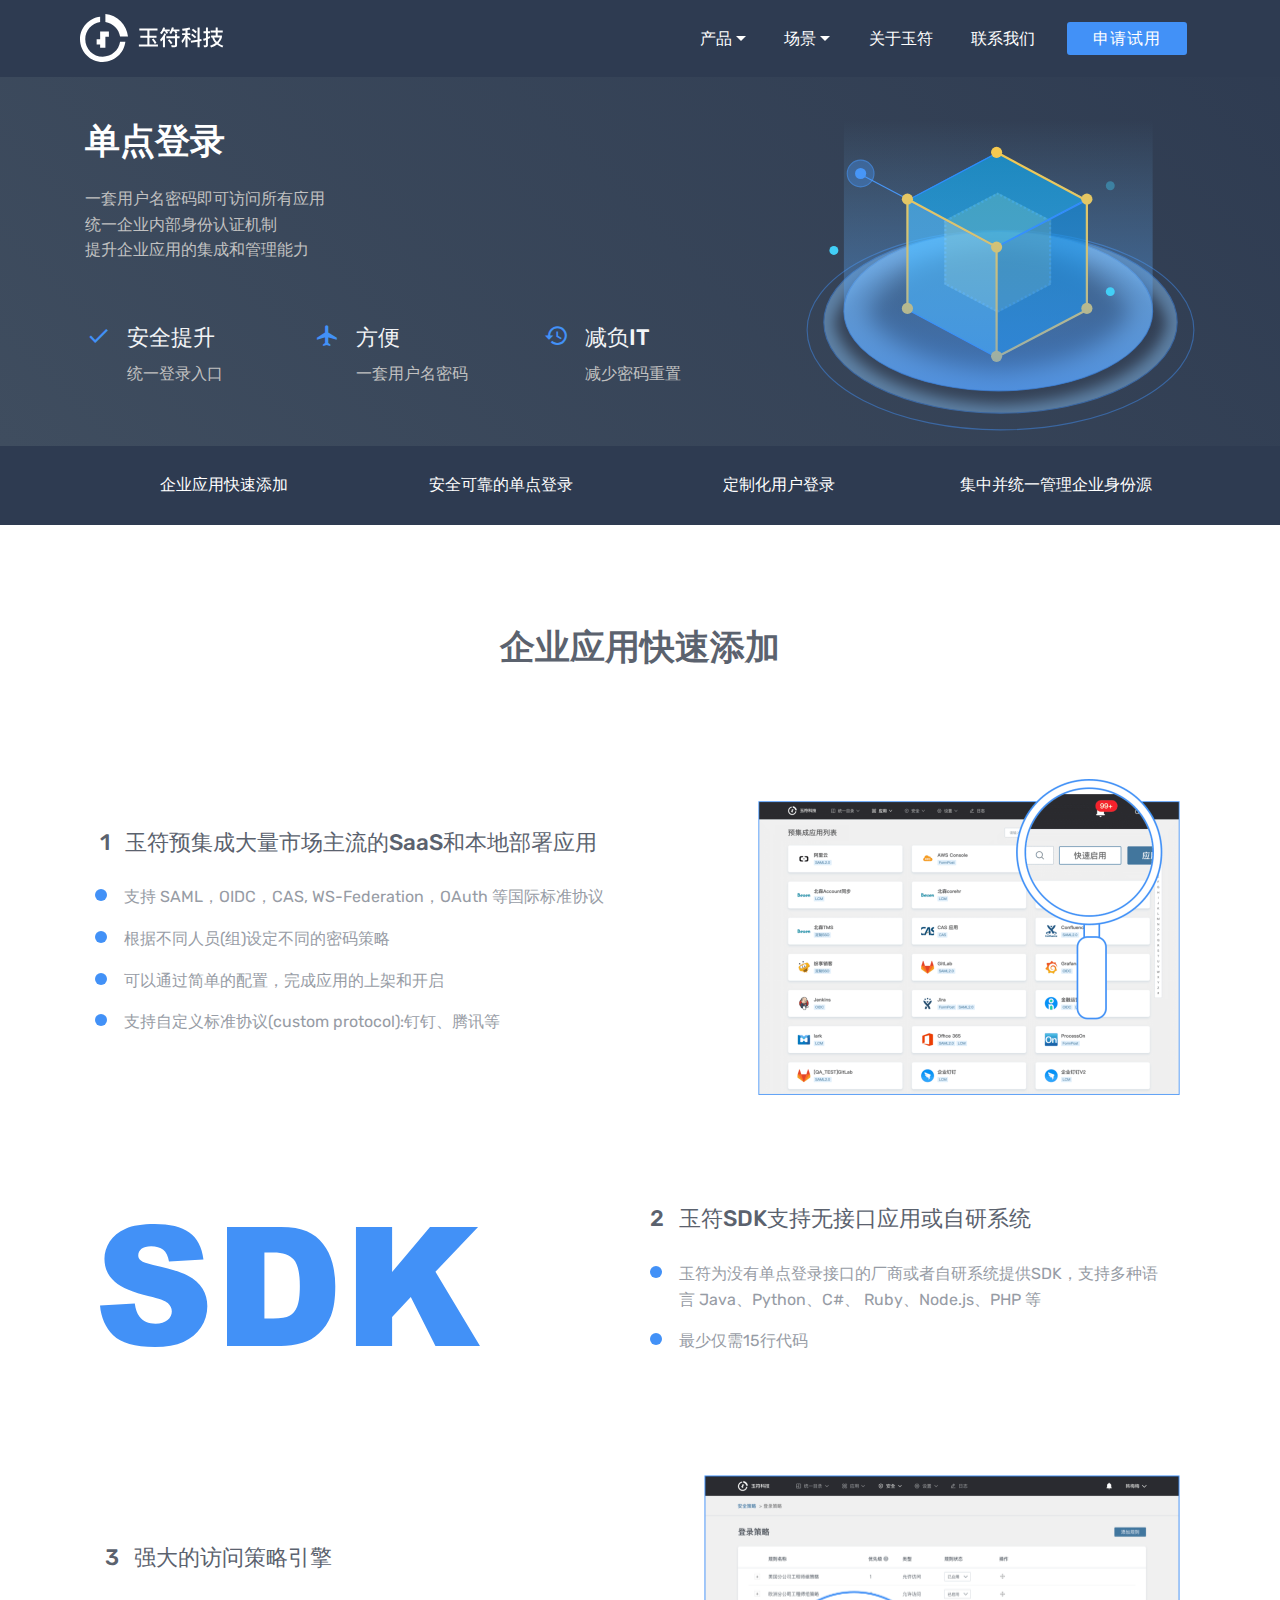
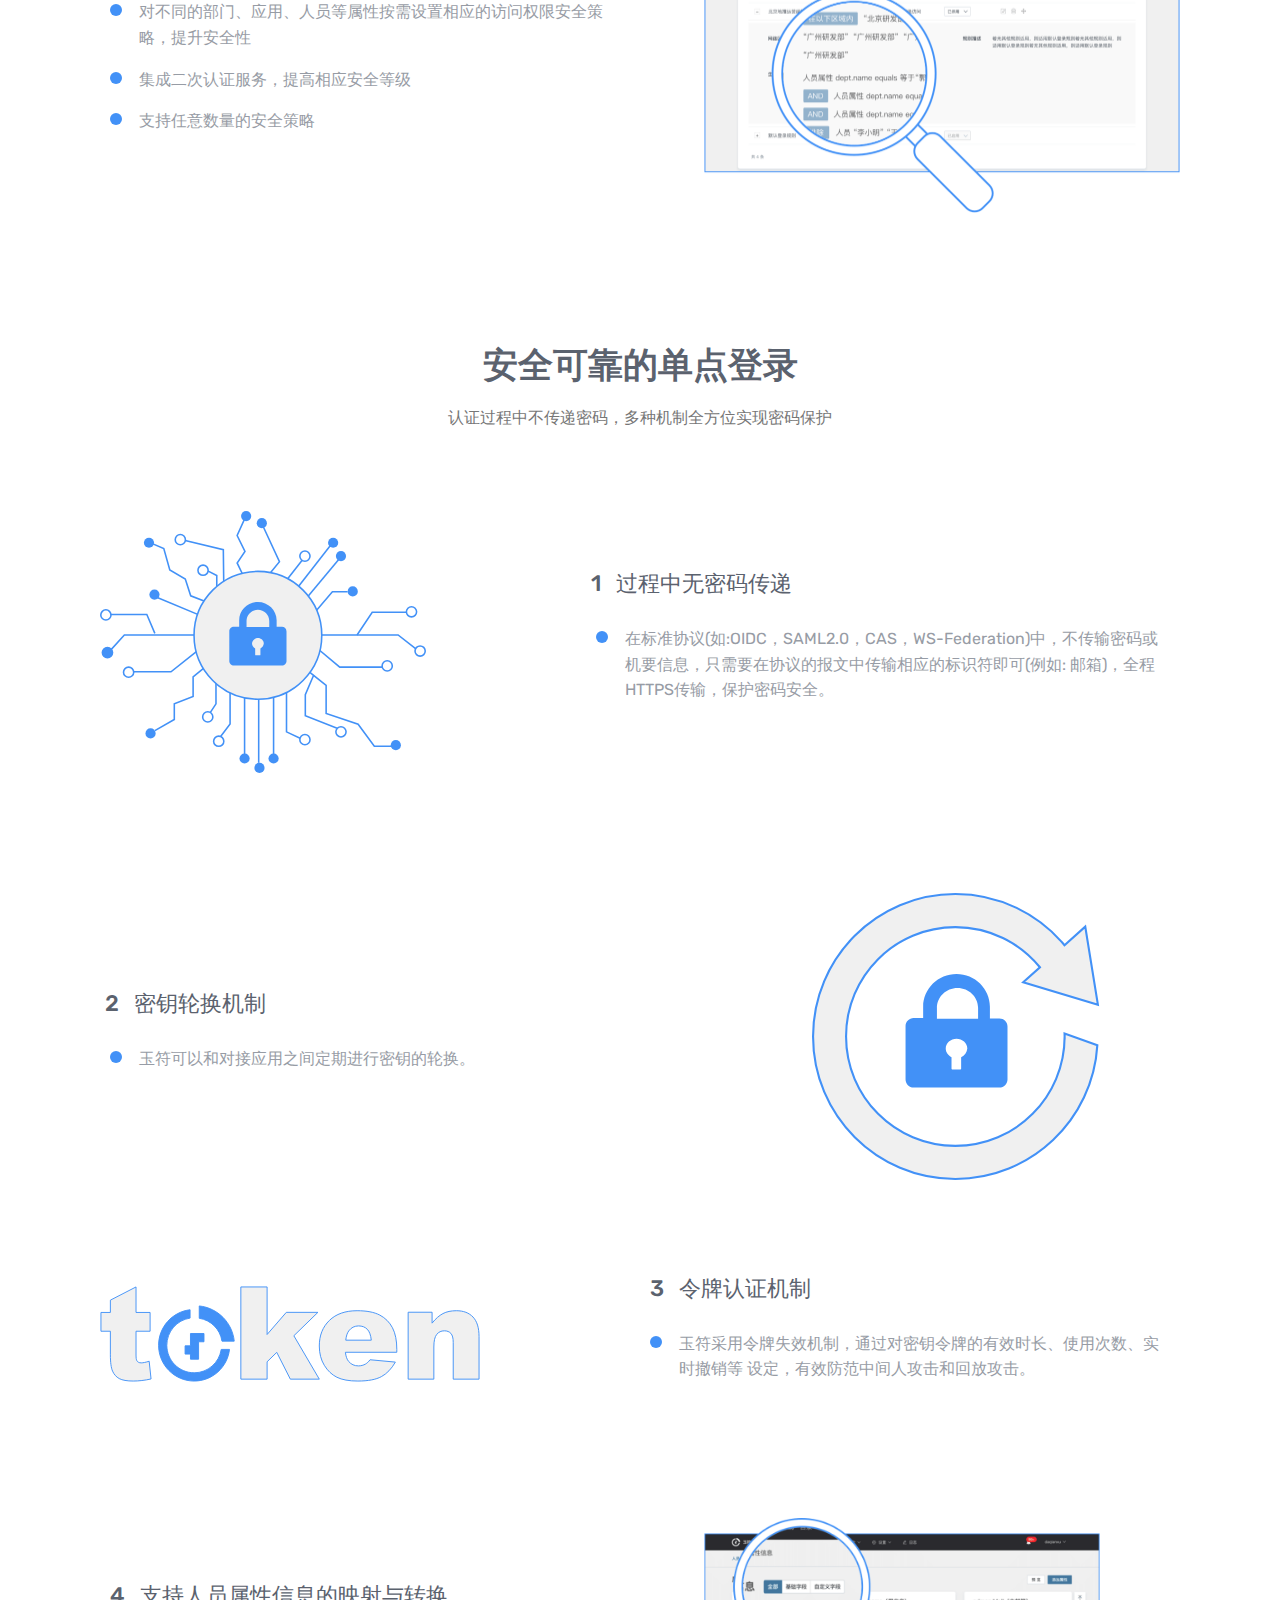
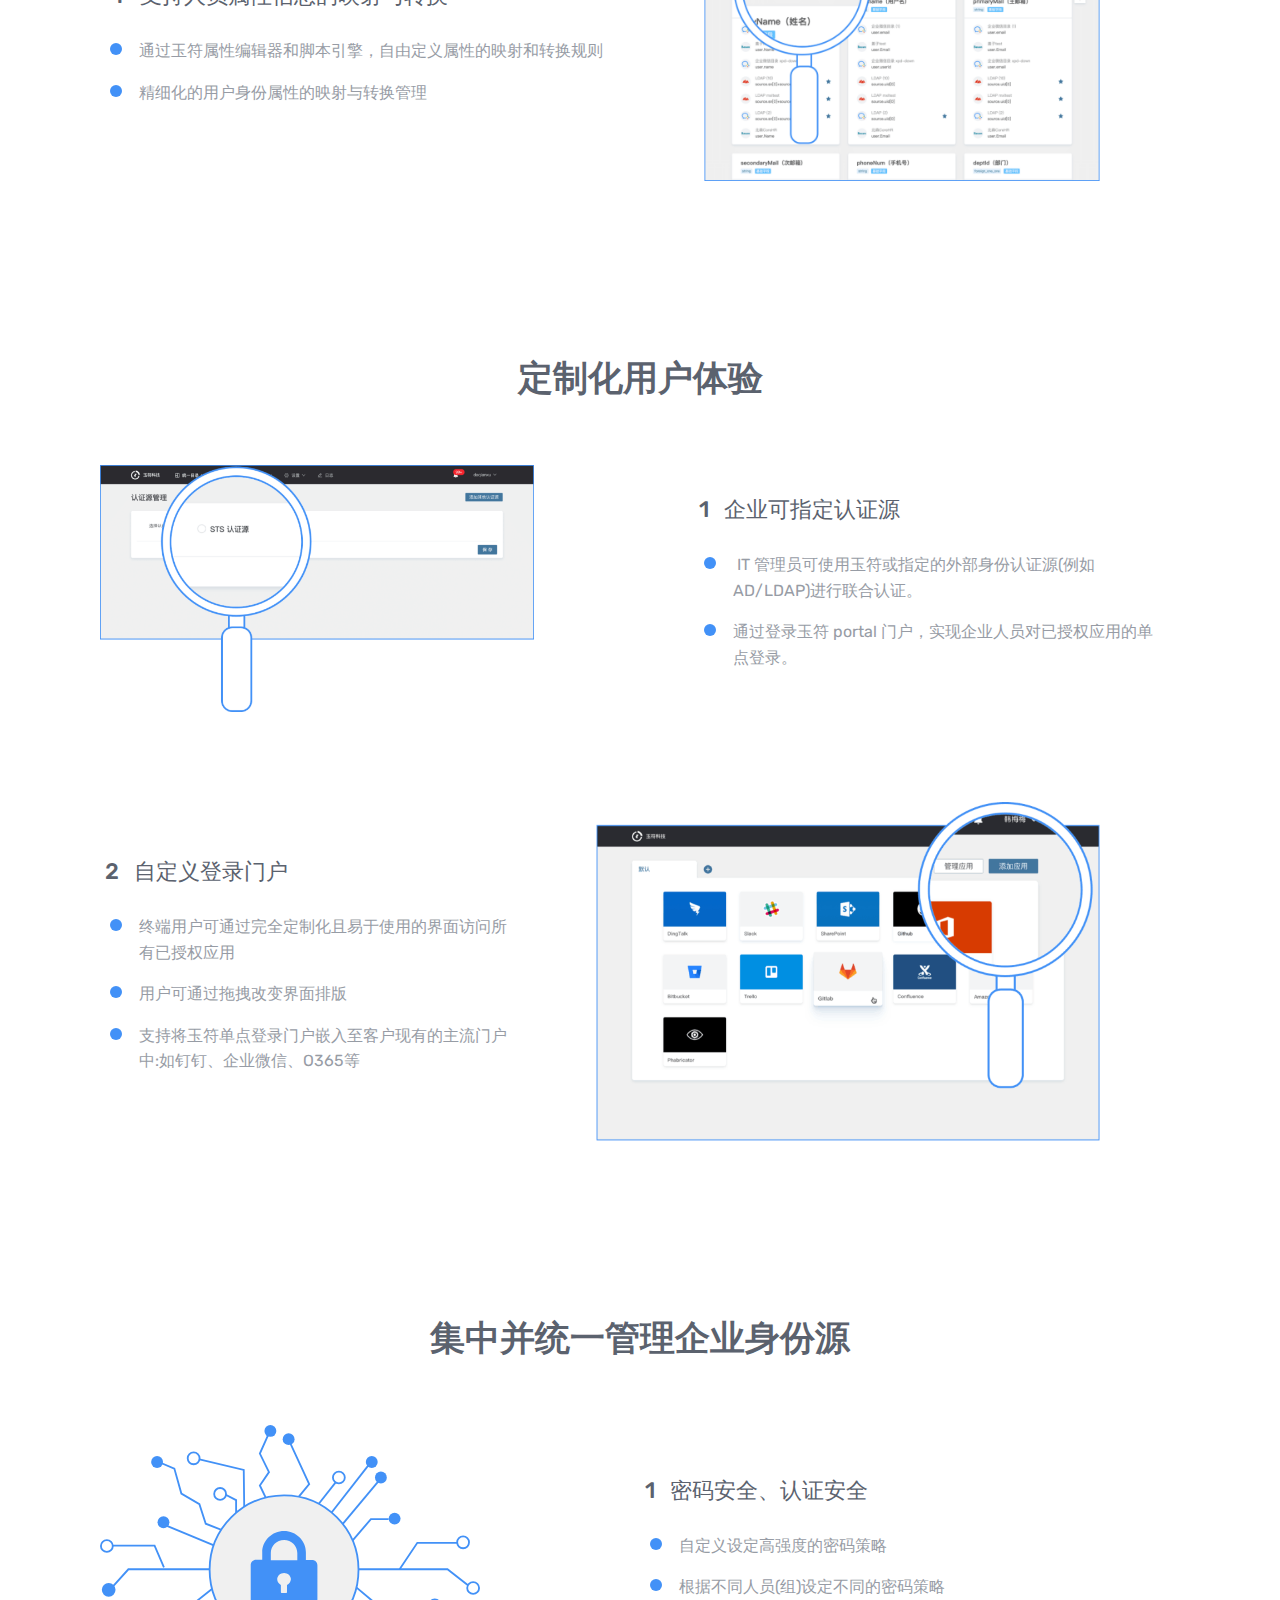
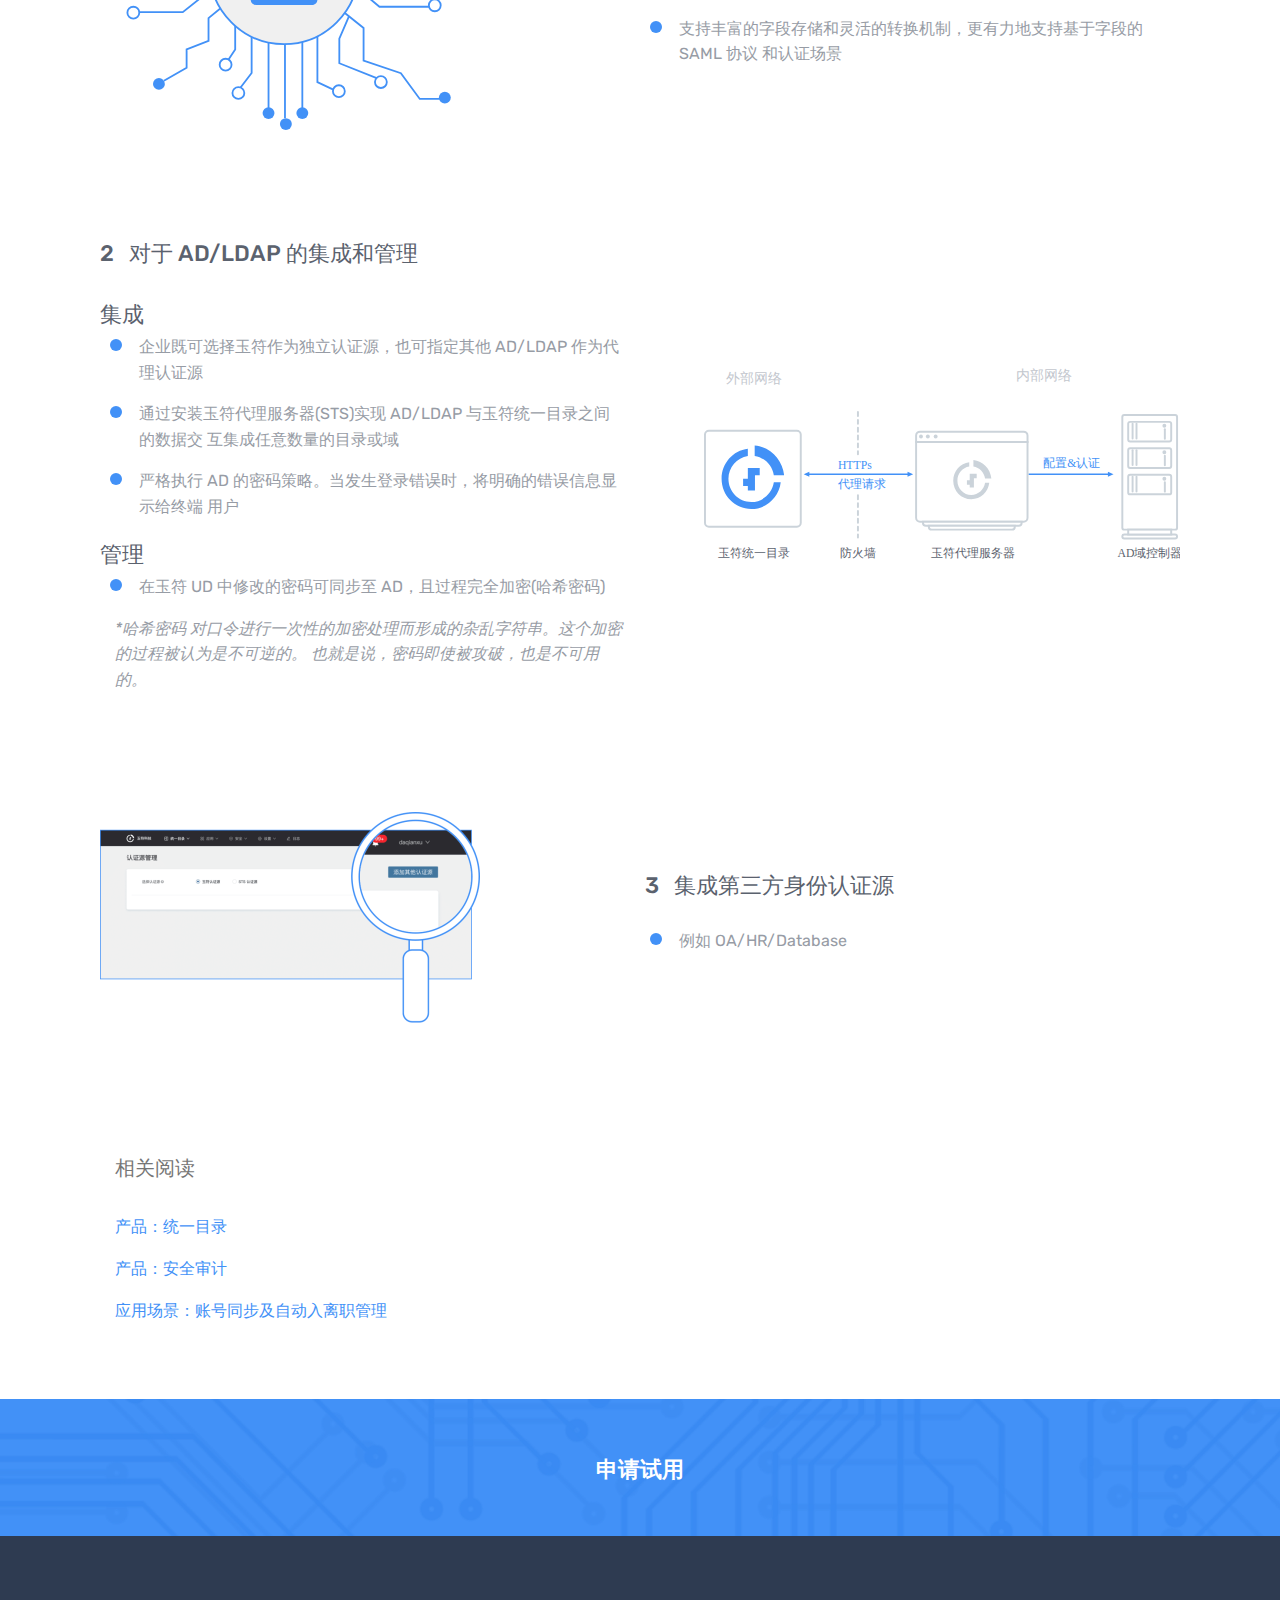
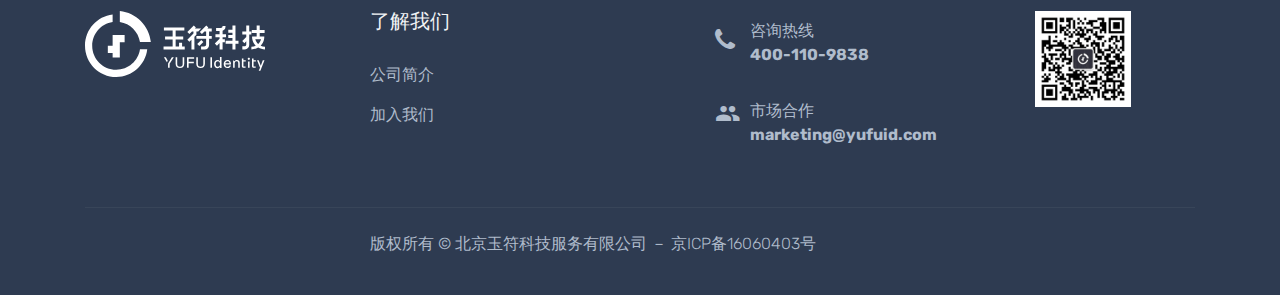
<file: sso.html>
<!DOCTYPE html>
<html>
<head>
  <!-- Site made with Mobirise Website Builder v4.10.5, https://mobirise.com -->
  <meta charset="UTF-8">
  <meta http-equiv="X-UA-Compatible" content="IE=edge">
  <meta name="generator" content="Mobirise v4.10.5, mobirise.com">
  <meta name="viewport" content="width=device-width, initial-scale=1, minimum-scale=1">
  <link rel="shortcut icon" href="assets/images/favicon.ico" type="image/x-icon">
  <meta name="description" content="单点登录,通过玉符单点登录SSO可以实现只需登录一次就可以访问所有互相信任的应用系统.玉符单点登录支持OIDC,ouath,saml,CAS等标准协议并预成了大部分主流企业应用.企业自研系统也能使用,因对接标准化,交付快而被广泛使用">
  
  <title>单点登录-SSO-统一身份认证系统平台-北京玉符科技</title>
  <link rel="stylesheet" href="assets/font-awesome/css/font-awesome.css">
  <link rel="stylesheet" href="assets/bootstrap-material-design-font/css/material.css">
  <link rel="stylesheet" href="assets/web/assets/mobirise-icons/mobirise-icons.css">
  <link rel="stylesheet" href="assets/tether/tether.min.css">
  <link rel="stylesheet" href="assets/bootstrap/css/bootstrap.min.css">
  <link rel="stylesheet" href="assets/bootstrap/css/bootstrap-grid.min.css">
  <link rel="stylesheet" href="assets/bootstrap/css/bootstrap-reboot.min.css">
  <link rel="stylesheet" href="assets/dropdown/css/style.css">
  <link rel="stylesheet" href="assets/theme/css/style.css">
  <link rel="stylesheet" href="assets/mobirise/css/mbr-additional.css" type="text/css">
  
  
  <meta name="keywords" content="单点登录,SSO,单点登录系统,什么是单点登录,java单点登录,jwt单点登录,token单点登录,ouath,SAML,OIDC,LDAP统一身份认证,企业登录门户,企业应用快速开通">
</head>
<body>
  <section class="menu cid-ryfACYFqDH" once="menu" id="menu1-20">

    

    <nav class="navbar navbar-expand beta-menu navbar-dropdown align-items-center navbar-fixed-top navbar-toggleable-sm">
        <button class="navbar-toggler navbar-toggler-right" type="button" data-toggle="collapse" data-target="#navbarSupportedContent" aria-controls="navbarSupportedContent" aria-expanded="false" aria-label="Toggle navigation">
            <div class="hamburger">
                <span></span>
                <span></span>
                <span></span>
                <span></span>
            </div>
        </button>
        <div class="menu-logo">
            <div class="navbar-brand">
                <span class="navbar-logo">
                    <a href="index.html">
                         <img src="assets/images/logo.svg" alt="玉符科技IDaaS云平台" title="" style="height: 3rem;">
                    </a>
                </span>
                
            </div>
        </div>
        <div class="collapse navbar-collapse" id="navbarSupportedContent">
            <ul class="navbar-nav nav-dropdown" data-app-modern-menu="true"><li class="nav-item dropdown">
                    <a class="nav-link link text-white dropdown-toggle display-4" data-toggle="dropdown-submenu" aria-expanded="true">产品</a><div class="dropdown-menu"><a class="text-white dropdown-item display-4" href="ud.html">统一目录</a><a class="text-white dropdown-item display-4" href="sso.html">单点登录</a><a class="text-white dropdown-item display-4" href="lcm.html">账号生命周期管理</a><a class="text-white dropdown-item display-4" href="sa.html">安全审计</a><a class="text-white dropdown-item display-4" href="mfa.html">多因素认证</a></div>
                </li><li class="nav-item dropdown"><a class="nav-link link text-white dropdown-toggle display-4" data-toggle="dropdown-submenu" aria-expanded="false">场景</a><div class="dropdown-menu"><a class="text-white dropdown-item display-4" href="page9.html">目录集成管理</a><a class="text-white dropdown-item display-4" href="page10.html">统一认证及单点登录</a><a class="text-white dropdown-item display-4" href="page11.html">账号同步及自动入离职</a><a class="text-white dropdown-item display-4" href="page12.html">身份安全审计与安全防护策略</a></div></li><li class="nav-item"><a class="nav-link link text-white display-4" href="aboutus.html">
                        
                        关于玉符
                    </a></li>
                <li class="nav-item">
                    <a class="nav-link link text-white display-4" href="aboutus.html#contacts1-7o">联系我们</a>
                </li></ul>
            <div class="navbar-buttons mbr-section-btn"><a class="btn btn-sm btn-primary display-4" href="page13.html">申请试用</a></div>
        </div>
    </nav>
</section>

<section class="engine"><a href="https://mobirise.info/s">free bootstrap theme</a></section><section class="header3 cid-ryfACZ1NLp" id="header3-21">

    

    

    <div class="container">
        <div class="media-container-row root">
            <div class="mbr-figure" style="width: 65%;">
                <img src="assets/images/banner-1.svg" alt="玉符单点登录" title="提升企业应用集成和管理能力">
            </div>

            <div class="media-content">
                <h1 class="mbr-section-title mbr-white pb-3 mbr-fonts-style display-2"><strong>
                    单点登录
                </strong></h1>
                
                <div class="mbr-section-text mbr-white pb-3 ">
                    <p class="mbr-text mbr-fonts-style display-7">一套用户名密码即可访问所有应用<br>统一企业内部身份认证机制<br>提升企业应用的集成和管理能力</p>
                </div>
                <div class="row justify-content-center">
            <div class="card p-3 col-12 col-md-6 col-lg-4">
                <div class="media-container-row">
                    <div class="card-img pr-2">
                        <span class="mbr-iconfont mdi-action-done"></span>
                    </div>
                    <div class="card-box">
                        <h4 class="card-title pt-3 mbr-fonts-style display-5">安全提升</h4>
                        <p class="mbr-text mbr-fonts-style display-7">
                           统一登录入口
                        </p>
                    </div>
                </div>
            </div>

            <div class="card p-3 col-12 col-md-6 col-lg-4">
                <div class="media-container-row">
                    <div class="card-img pr-2">
                        <span class="mbr-iconfont mdi-device-airplanemode-on"></span>
                    </div>
                    <div class="card-box">
                        <h4 class="card-title pt-3 mbr-fonts-style display-5">方便</h4>
                        <p class="mbr-text mbr-fonts-style display-7">
                           一套用户名密码</p>
                    </div>
                </div>
            </div>

            <div class="card p-3 col-12 col-md-6 col-lg-4">
                <div class="media-container-row">
                    <div class="card-img pr-2">
                        <span class="mbr-iconfont mdi-action-history"></span>
                    </div>
                    <div class="card-box">
                        <h4 class="card-title pt-3 mbr-fonts-style display-5">
                            减负IT
                        </h4>
                        <p class="mbr-text mbr-fonts-style display-7">
                           减少密码重置
                        </p>
                    </div>
                </div>
            </div>

            
        </div>
            </div>
        </div>
    </div>

</section>

<section class="features4 cid-ryfAD1KuAY" id="features4-22">
    
         

    
    <div class="container">
        <div class="media-container-row">
            <div class="card p-3 col-12 col-md-6 col-lg-3">
                <div class="card-wrapper media-container-row media-container-row">
                    <div class="card-box">
                        <h4 class="card-title pb-3 mbr-fonts-style display-4">
                            <a href="sso.html#content4-23" class="text-white">企业应用快速添加</a>
                        </h4>
                        
                    </div>
                </div>
            </div>

            <div class="card p-3 col-12 col-md-6 col-12 col-md-6 col-lg-3">
                <div class="card-wrapper media-container-row">
                    <div class="card-box">
                        <h4 class="card-title pb-3 mbr-fonts-style display-4"><a href="sso.html#content4-27" class="text-white">
                            安全可靠的单点登录
                        </a></h4>
                        
                    </div>
                </div>
            </div>

            <div class="card p-3 col-12 col-md-6 col-lg-3">
                <div class="card-wrapper media-container-row">
                    <div class="card-box">
                        <h4 class="card-title pb-3 mbr-fonts-style display-4"><a href="sso.html#content4-2n" class="text-white">
                            定制化用户登录
                        </a></h4>
                        
                    </div>
                </div>
            </div>

            <div class="card p-3 col-12 col-md-6 col-lg-3">
                <div class="card-wrapper media-container-row">
                    <div class="card-box">
                        <h4 class="card-title pb-3 mbr-fonts-style display-4"><a href="sso.html#content4-2q" class="text-white">
                            集中并统一管理企业身份源
                        </a></h4>
                        
                    </div>
                </div>
            </div>
        </div>
    </div>
</section>

<section class="mbr-section content4 cid-ryfAD2azLQ" id="content4-23">

    

    <div class="container">
        <div class="media-container-row">
            <div class="title col-12 col-md-8">
                <h2 class="align-center pb-3 mbr-fonts-style display-2"><strong>企业应用快速添加</strong></h2>
                
                
            </div>
        </div>
    </div>
</section>

<section class="features11 cid-ryfAD2ngIb" id="features11-24">

    

    

    <div class="container">   
        <div class="col-md-12">
            <div class="media-container-row">
                <div class="mbr-figure m-auto" style="width: 45%;">
                    <img src="assets/images/1.1-844x632.png" alt="主流saas" title="玉符单点登录集成了市面上主流saas应用">
                </div>
                <div class=" align-left aside-content">
                    <h2 class="mbr-title pt-2 mbr-fonts-style display-5">1 &nbsp; 玉符预集成大量市场主流的SaaS和本地部署应用<br><br>
                    </h2>
                    <div class="mbr-text counter-container mbr-fonts-style display-7">
                <ul>
                    <li>支持 SAML，OIDC，CAS, WS-Federation，OAuth 等国际标准协议</li><li>根据不同人员(组)设定不同的密码策略</li><li>可以通过简单的配置，完成应用的上架和开启</li><li>支持自定义标准协议(custom protocol):钉钉、腾讯等</li>
                </ul>
            </div>
                </div>
            </div>
        </div> 
    </div>          
</section>

<section class="features11 cid-ryfAD2Vbcs" id="features11-26">

    

    

    <div class="container">   
        <div class="col-md-12">
            <div class="media-container-row">
                <div class="mbr-figure m-auto" style="width: 50%;">
                    <img src="assets/images/1.2-1.svg" alt="玉符SDK" title="玉符提供多语言版本SDK,对接方便">
                </div>
                <div class=" align-left aside-content">
                    <h2 class="mbr-title pt-2 mbr-fonts-style display-5">&nbsp; 2 &nbsp; 玉符SDK支持无接口应用或自研系统<br><br>
                    </h2>
                    <div class="mbr-text counter-container col-12 mbr-fonts-style display-7">
                <ul>
                    <li>玉符为没有单点登录接口的厂商或者自研系统提供SDK，支持<span style="font-size: 1rem;">多种语言 Java、Python、C#、 Ruby、Node.js、PHP 等</span></li><li><span style="font-size: 1rem;">最少仅需15行代码</span></li>
                </ul>
            </div>
                </div>
            </div>
        </div> 
    </div>          
</section>

<section class="features11 cid-ryfCWbsSfL" id="features11-2g">

    

    

    <div class="container">   
        <div class="col-md-12">
            <div class="media-container-row">
                <div class="mbr-figure m-auto" style="width: 50%;">
                    <img src="assets/images/1.3-952x677.png" alt="玉符访问策略" title="提高安全等级">
                </div>
                <div class=" align-left aside-content">
                    <h2 class="mbr-title pt-2 mbr-fonts-style display-5">&nbsp;3 &nbsp; 强大的访问策略引擎<br><br>
                    </h2>
                    <div class="mbr-text counter-container col-12 mbr-fonts-style display-7">
                <ul>
                    <li>对不同的部门、应用、人员等属性按需设置相应的访问权限<span style="font-size: 1rem;">安全策略，提升安全性</span></li><li><span style="font-size: 1rem;">集成二次认证服务，提高相应安全等级</span></li><li><span style="font-size: 1rem;">支持任意数量的安全策略</span></li>
                </ul>
            </div>
                </div>
            </div>
        </div> 
    </div>          
</section>

<section class="mbr-section content4 cid-ryfAD3bgJo" id="content4-27">

    

    <div class="container">
        <div class="media-container-row">
            <div class="title col-12 col-md-8">
                <h2 class="align-center pb-3 mbr-fonts-style display-2"><strong>安全可靠的单点登录</strong></h2>
                <h3 class="mbr-section-subtitle align-center mbr-light mbr-fonts-style display-7">认证过程中不传递密码，多种机制全方位实现密码保护</h3>
                
            </div>
        </div>
    </div>
</section>

<section class="features11 cid-ryfFAmg4gX" id="features11-2i">

    

    

    <div class="container">   
        <div class="col-md-12">
            <div class="media-container-row">
                <div class="mbr-figure m-auto" style="width: 45%;">
                    <img src="assets/images/2.1.svg" alt="无密码传输" title="玉符在标准协议中不传输密码">
                </div>
                <div class=" align-left aside-content">
                    <h2 class="mbr-title pt-2 mbr-fonts-style display-5">&nbsp;1 &nbsp; 过程中无密码传递<br><br></h2>
                    <div class="mbr-text counter-container col-12 mbr-fonts-style display-7">
                <ul>
                    <li>在标准协议(如:OIDC，SAML2.0，CAS，WS-Federation)中，不传输密码或机要信息，只需要在协议的报文中传输相应的标识符即可(例如: 邮箱)，全程HTTPS传输，保护密码安全。</li>
                </ul>
            </div>
                </div>
            </div>
        </div> 
    </div>          
</section>

<section class="features11 cid-ryfGzU83Xd" id="features11-2j">

    

    

    <div class="container">   
        <div class="col-md-12">
            <div class="media-container-row">
                <div class="mbr-figure m-auto" style="width: 40%;">
                    <img src="assets/images/2.2.svg" alt="玉符密钥轮换机制" title="">
                </div>
                <div class=" align-left aside-content">
                    <h2 class="mbr-title pt-2 mbr-fonts-style display-5">&nbsp;2 &nbsp; 密钥轮换机制<br><br></h2>
                    <div class="mbr-text counter-container col-12 mbr-fonts-style display-7">
                <ul>
                    <li>玉符可以和对接应用之间定期进行密钥的轮换。</li>
                </ul>
            </div>
                </div>
            </div>
        </div> 
    </div>          
</section>

<section class="features11 cid-ryfHamSYEE" id="features11-2k">

    

    

    <div class="container">   
        <div class="col-md-12">
            <div class="media-container-row">
                <div class="mbr-figure m-auto" style="width: 50%;">
                    <img src="assets/images/2.3.svg" alt="token令牌" title="有效防范中间人攻击">
                </div>
                <div class=" align-left aside-content">
                    <h2 class="mbr-title pt-2 mbr-fonts-style display-5">&nbsp; 3 &nbsp; 令牌认证机制<br><br>
                    </h2>
                    <div class="mbr-text counter-container col-12 mbr-fonts-style display-7">
                <ul>
                    <li>玉符采用令牌失效机制，通过对密钥令牌的有效时长、使用<span style="font-size: 1rem;">次数、实时撤销等 设定，有效防范中间人攻击和回放攻击。</span></li>
                </ul>
            </div>
                </div>
            </div>
        </div> 
    </div>          
</section>

<section class="features11 cid-ryfHBAplpO" id="features11-2m">

    

    

    <div class="container">   
        <div class="col-md-12">
            <div class="media-container-row">
                <div class="mbr-figure m-auto" style="width: 50%;">
                    <img src="assets/images/2.4-952x632.png" alt="玉符属性映射" title="">
                </div>
                <div class=" align-left aside-content">
                    <h2 class="mbr-title pt-2 mbr-fonts-style display-5">&nbsp; 4 &nbsp; 支持人员属性信息的映射与转换<div><br></div></h2>
                    <div class="mbr-text counter-container col-12 mbr-fonts-style display-7">
                <ul>
                    <li>通过玉符属性编辑器和脚本引擎，自由定义属性的映射和转换规则</li><li>精细化的用户身份属性的映射与转换管理</li>
                </ul>
            </div>
                </div>
            </div>
        </div> 
    </div>          
</section>

<section class="mbr-section content4 cid-ryfHKPzOTx" id="content4-2n">

    

    <div class="container">
        <div class="media-container-row">
            <div class="title col-12 col-md-8">
                <h2 class="align-center pb-3 mbr-fonts-style display-2"><strong>定制化用户体验</strong></h2>
                
                
            </div>
        </div>
    </div>
</section>

<section class="features11 cid-ryfHMxdD7c" id="features11-2o">

    

    

    <div class="container">   
        <div class="col-md-12">
            <div class="media-container-row">
                <div class="mbr-figure m-auto" style="width: 55%;">
                    <img src="assets/images/3.1-760x433.png" alt="认证源" title="">
                </div>
                <div class=" align-left aside-content">
                    <h2 class="mbr-title pt-2 mbr-fonts-style display-5">&nbsp;1 &nbsp; 企业可指定认证源<br><br></h2>
                    <div class="mbr-text counter-container col-12 mbr-fonts-style display-7">
                <ul>
                    <li>&nbsp;IT 管理员可使用玉符或指定的外部身份认证源(例如 AD/LDAP)进行联合认证。</li><li>通过登录玉符 portal 门户，实现企业人员对已授权应用的<span style="font-size: 1rem;">单点登录。</span></li>
                </ul>
            </div>
                </div>
            </div>
        </div> 
    </div>          
</section>

<section class="features11 cid-ryfHNkKjEg" id="features11-2p">

    

    

    <div class="container">   
        <div class="col-md-12">
            <div class="media-container-row">
                <div class="mbr-figure m-auto" style="width: 60%;">
                    <img src="assets/images/3.2-760x510.png" alt="portal" title="玉符可提供一个简单的独立门户">
                </div>
                <div class=" align-left aside-content">
                    <h2 class="mbr-title pt-2 mbr-fonts-style display-5">&nbsp;2 &nbsp; 自定义登录门户<br><br></h2>
                    <div class="mbr-text counter-container col-12 mbr-fonts-style display-7">
                <ul>
                    <li>终端用户可通过完全定制化且易于使用的界面访问所有已授权应用</li><li>用户可通过拖拽改变界面排版</li><li>支持将玉符单点登录门户嵌入至客户现有的主流门户中:如钉钉、<span style="font-size: 1rem;">企业微信、O365等</span></li>
                </ul>
            </div>
                </div>
            </div>
        </div> 
    </div>          
</section>

<section class="mbr-section content4 cid-ryfHOjGIim" id="content4-2q">

    

    <div class="container">
        <div class="media-container-row">
            <div class="title col-12 col-md-8">
                <h2 class="align-center pb-3 mbr-fonts-style display-2"><strong>集中并统一管理企业身份源</strong></h2>
                
                
            </div>
        </div>
    </div>
</section>

<section class="features11 cid-ryfHP0BOBN" id="features11-2r">

    

    

    <div class="container">   
        <div class="col-md-12">
            <div class="media-container-row">
                <div class="mbr-figure m-auto" style="width: 50%;">
                    <img src="assets/images/2.1.svg" alt="无密码传输" title="">
                </div>
                <div class=" align-left aside-content">
                    <h2 class="mbr-title pt-2 mbr-fonts-style display-5">&nbsp;1 &nbsp; 密码安全、认证安全<br><br></h2>
                    <div class="mbr-text counter-container col-12 mbr-fonts-style display-7">
                <ul>
                    <li>自定义设定高强度的密码策略</li><li>根据不同人员(组)设定不同的密码策略</li><li>支持丰富的字段存储和灵活的转换机制，更有力地支持基于字段的 SAML 协议 和认证场景</li>
                </ul>
            </div>
                </div>
            </div>
        </div> 
    </div>          
</section>

<section class="features11 cid-ryfHQaK7AA" id="features11-2s">

    

    

    <div class="container">   
        <div class="col-md-12">
            <div class="media-container-row">
                <div class="mbr-figure m-auto" style="width: 50%;">
                    <img src="assets/images/1.2.svg" alt="AD/LDAP的集成" title="">
                </div>
                <div class=" align-left aside-content">
                    <h2 class="mbr-title pt-2 mbr-fonts-style display-5">2 &nbsp; 对于 AD/LDAP 的集成和管理<br><br>
                    </h2>
                                    <h3 class="mbr-title pt-2 mbr-fonts-style display-5">集成</h3>
                    <div class="mbr-text counter-container col-12 mbr-fonts-style display-7">
                <ul>
                    <li>企业既可选择玉符作为独立认证源，也可指定其他 AD/LDAP 作为代理认证源</li><li>通过安装玉符代理服务器(STS)实现 AD/LDAP 与玉符统一目录之间的数据交 互集成任意数量的目录或域</li><li>严格执行 AD 的密码策略。当发生登录错误时，将明确的错误信息显示给终端 用户</li>
                </ul>
        </div>
                    <h3 class="mbr-title pt-2 mbr-fonts-style display-5">管理
                    </h3>
                    <div class="mbr-text counter-container col-12 mbr-fonts-style display-7"><ul>
                    <li>在玉符 UD 中修改的密码可同步至 AD，且过程完全加密(哈希密码)</li>
                </ul><em>
                    *哈希密码 对口令进行一次性的加密处理而形成的杂乱字符串。这个加密的过程被认为是不可逆的。
也就是说，密码即使被攻破，也是不可用的。</em></div>
                </div>
            </div>
        </div> 
    </div>          
</section>

<section class="features11 cid-ryfJ4IUpYu" id="features11-2u">

    

    

    <div class="container">   
        <div class="col-md-12">
            <div class="media-container-row">
                <div class="mbr-figure m-auto" style="width: 50%;">
                    <img src="assets/images/4.3-760x422.png" alt="第三方IDP" title="">
                </div>
                <div class=" align-left aside-content">
                    <h2 class="mbr-title pt-2 mbr-fonts-style display-5">&nbsp;3 &nbsp; 集成第三方身份认证源<br><br></h2>
                    <div class="mbr-text counter-container col-12 mbr-fonts-style display-7">
                <ul>
                    <li>例如 OA/HR/Database</li>
                </ul>
            </div>
                </div>
            </div>
        </div> 
    </div>          
</section>

<section class="mbr-section article content3 cid-ryfAD5fBhB" id="content3-2c">
      
     

    <div class="container">
        <div class="media-container-row">
            <div class="row col-12 col-md-12">
                <div class="col-12 mbr-text mbr-fonts-style col-md-6 display-7">
                    <h5>相关阅读</h5><h5><br></h5><p><a href="ud.html">产品：统一目录</a></p><p><a href="sa.html">产品：安全审计</a></p><p><a href="page11.html">应用场景：账号同步及自动入离职管理</a></p>
                </div>
                <div class="col-12 mbr-text mbr-fonts-style display-7 col-md-6">
                     <p><br></p>
                </div>
                
            </div>
        </div>
    </div>
</section>

<section class="mbr-section info3 cid-rz1tvZTT1H" id="info3-ah">

    

    

    <div class="container">
        <div class="row justify-content-center"><a href="page13.html">
            </a><div class="media-container-column title col-12 col-md-10"><a href="page13.html">
                <h2 class="align-left mbr-bold mbr-white pb-3 mbr-fonts-style display-5">
                    申请试用
                </h2>
                
                
                </a>
            </div>
        </div>
    </div>
</section>

<section class="cid-rxetaNvnJH" id="footer1-9">

    

    

    <div class="container">
        <div class="media-container-row content text-success">
            <div class="col-12 col-lg-3 mbr-fonts-style display-5">
                <div class="media-wrap">
                    <a href="#top">
                        <img src="assets/images/logo10.svg" alt="玉符科技logo" title="">
                    </a>
                </div>
            </div>
            <div class="col-12 col-lg-2 mbr-fonts-style display-7">
                <h5 class="pb-3">
                    了解我们
                </h5>
                <p class="mbr-text"><a href="aboutus.html" class="text-success">公司简介</a><br><a href="https://app.mokahr.com/apply/yufu/3753" class="text-success">加入我们</a><br><br></p>
            </div>
            <div class="col-12 col-lg-2 mbr-fonts-style display-7">

            </div>
            <div class="col-12 col-lg-3 mbr-fonts-style display-7">
                <span class="mbr-iconfont fa-phone fa"></span>
                <p class="mbr-text">咨询热线</p> <p class="mbr-text contact-text"><strong>400-110-9838</strong></p>
                <span class="mbr-iconfont second mdi-social-people"></span>
                <p class="mbr-text">市场合作</p> <p class="mbr-text contact-text"><strong>marketing@yufuid.com</strong></p>
            </div>
            <div class="col-12 col-lg-2 mbr-fonts-style display-5">
                <div class="media-wrap">
                    <a href="#bottom">
                        <img src="assets/images/240x240.png" alt="玉符公众号" title="">
                    </a>
                </div>
            </div>
        </div>
        <div class="footer-lower">
            <div class="media-container-row">
                <div class="col-sm-12">
                    <hr>
                </div>
            </div>
            <div class="media-container-row mbr-white">
                <div class="col-sm-6 copyright">
                    <p class="mbr-text mbr-fonts-style display-4">版权所有 © 北京玉符科技服务有限公司 － 京ICP备16060403号</p>
                </div>
            </div>
        </div>
    </div>
</section>


  <script src="assets/web/assets/jquery/jquery.min.js"></script>
  <script src="assets/tether/tether.min.js"></script>
  <script src="assets/popper/popper.min.js"></script>
  <script src="assets/bootstrap/js/bootstrap.min.js"></script>
  <script src="assets/dropdown/js/nav-dropdown.js"></script>
  <script src="assets/dropdown/js/navbar-dropdown.js"></script>
  <script src="assets/touchswipe/jquery.touch-swipe.min.js"></script>
  <script src="assets/smoothscroll/smooth-scroll.js"></script>
  <script src="assets/theme/js/script.js"></script>
  
  
</body>
</html>
</file>
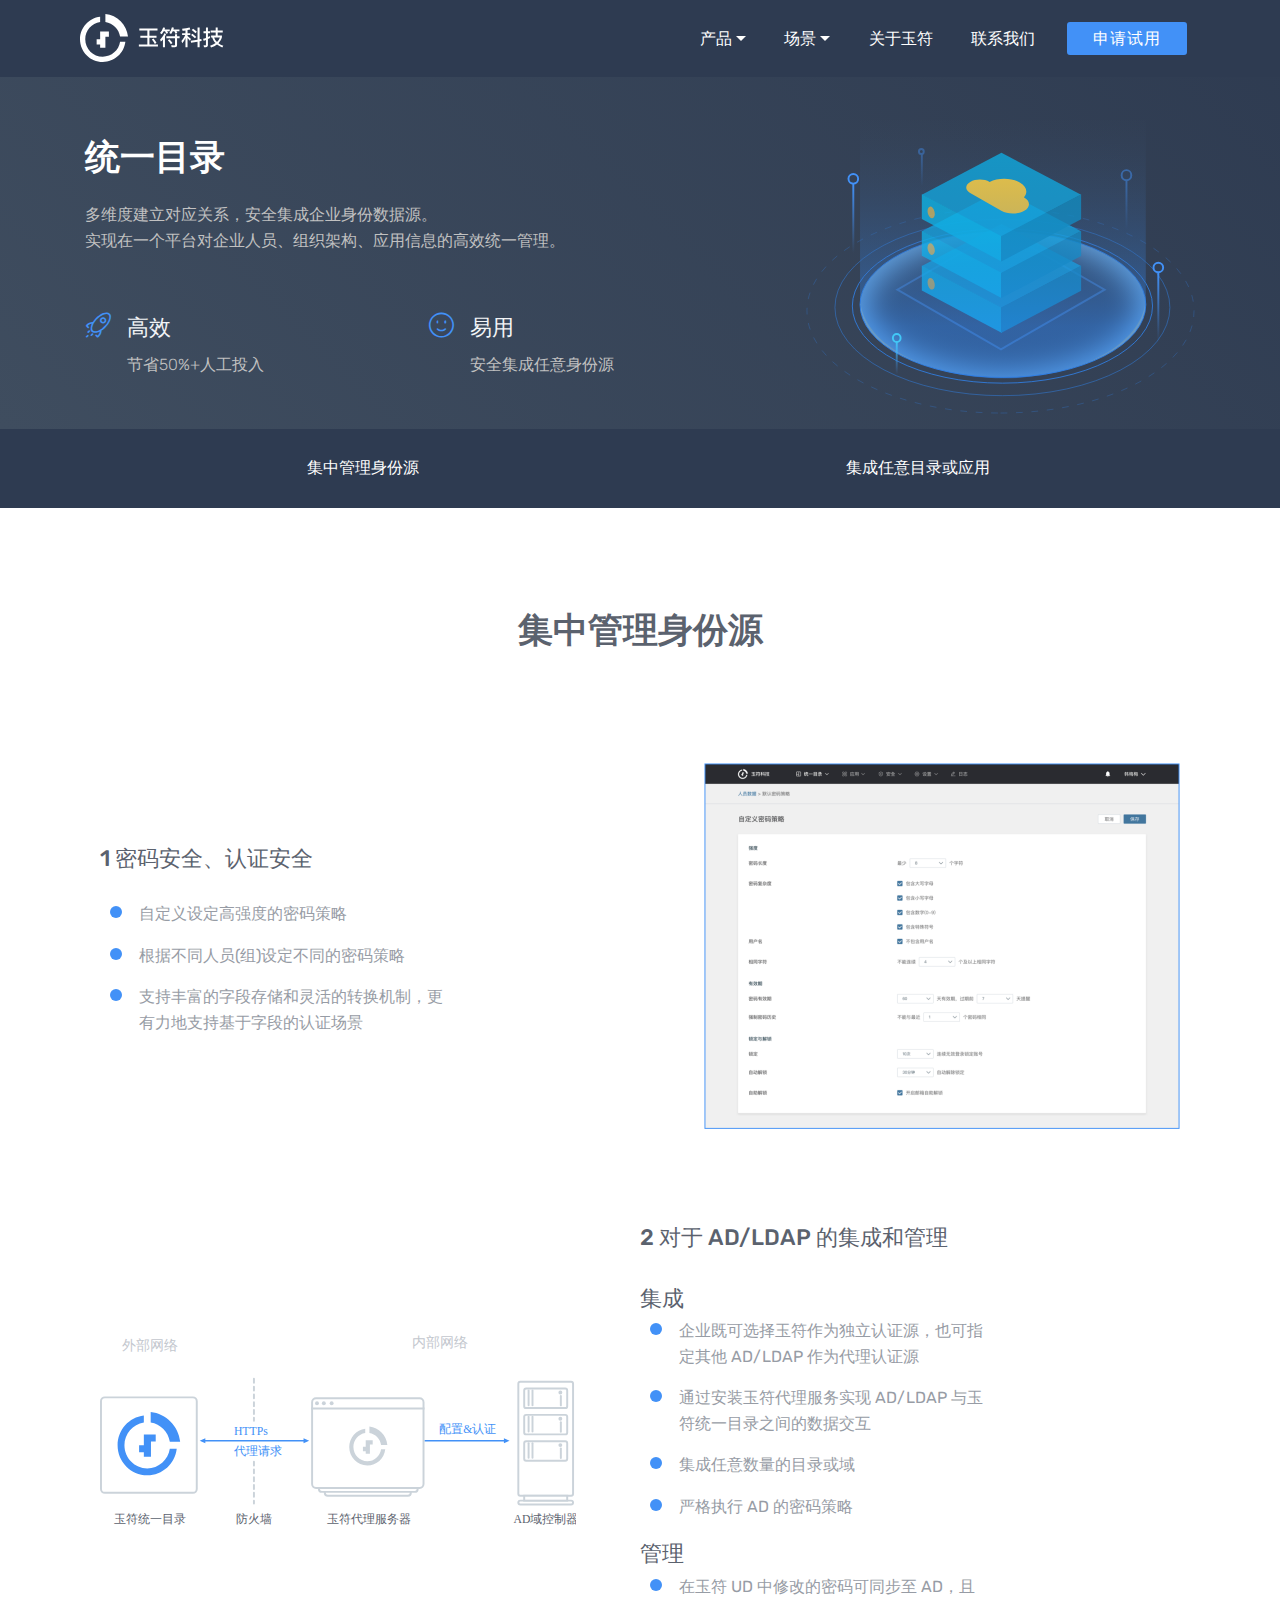
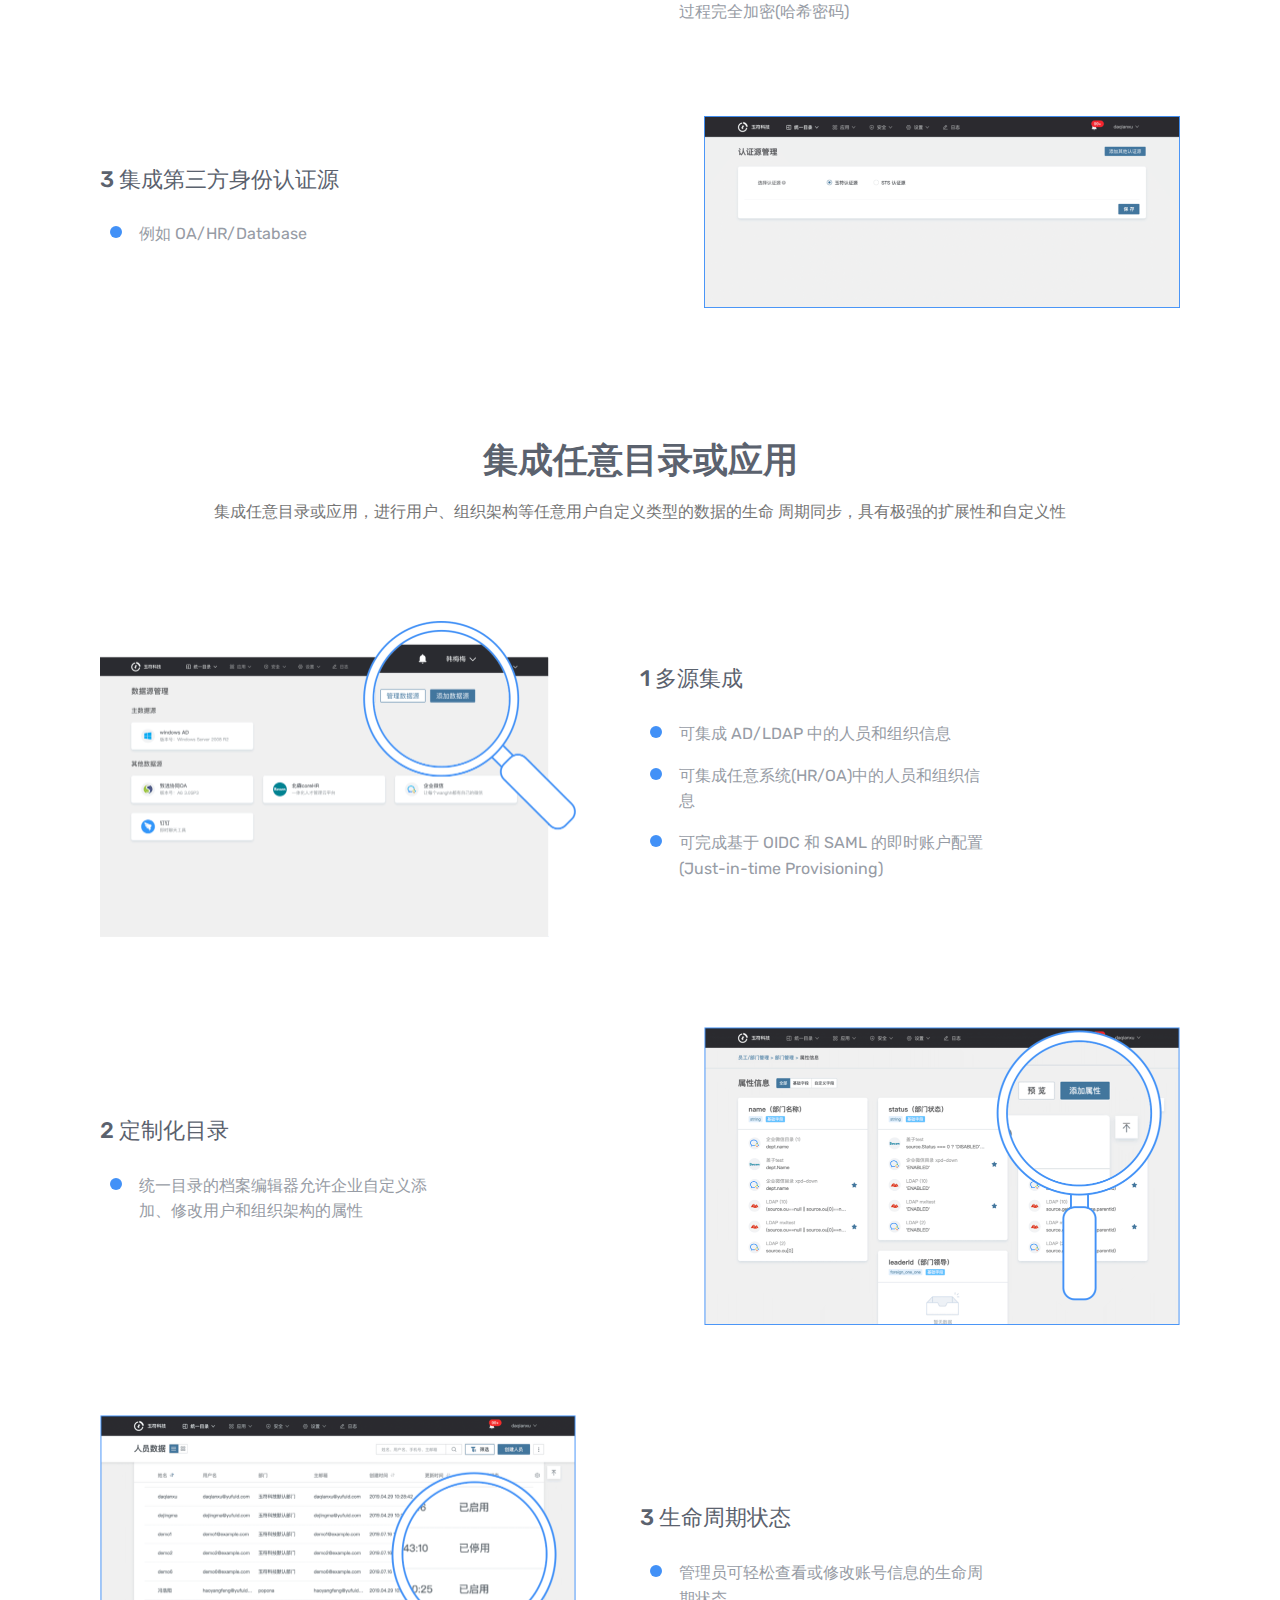
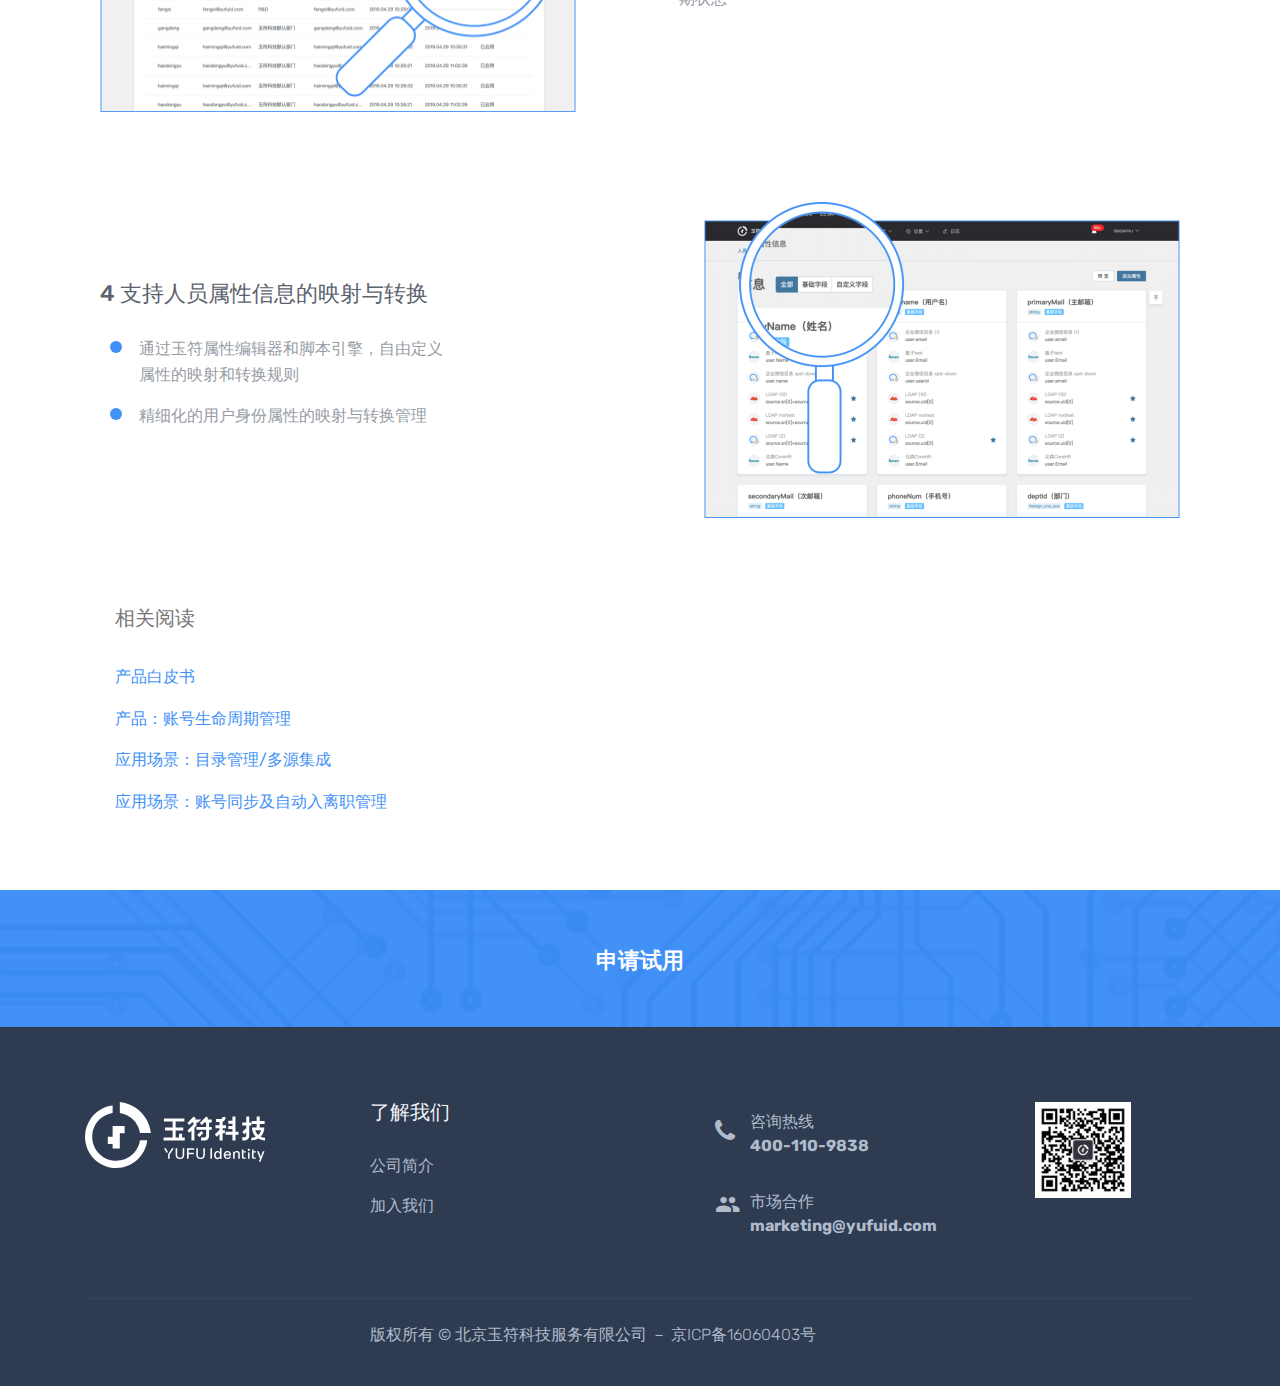
<file: ud.html>
<!DOCTYPE html>
<html>
<head>
  <!-- Site made with Mobirise Website Builder v4.10.5, https://mobirise.com -->
  <meta charset="UTF-8">
  <meta http-equiv="X-UA-Compatible" content="IE=edge">
  <meta name="generator" content="Mobirise v4.10.5, mobirise.com">
  <meta name="viewport" content="width=device-width, initial-scale=1, minimum-scale=1">
  <link rel="shortcut icon" href="assets/images/favicon.ico" type="image/x-icon">
  <meta name="description" content="云目录,活动目录,LDAP,多维度建立对应信息,集成管理企业身份数据源,实现对企业中人员访问控制,组织架构,应用信息的高效管理.玉符统一目录具有高度集成,安全可靠,灵活易用等特点.">
  
  <title>统一目录-IDaaS云目录-集中管理用户身份数据-北京玉符科技</title>
  <link rel="stylesheet" href="assets/bootstrap-material-design-font/css/material.css">
  <link rel="stylesheet" href="assets/font-awesome/css/font-awesome.css">
  <link rel="stylesheet" href="assets/web/assets/mobirise-icons-bold/mobirise-icons-bold.css">
  <link rel="stylesheet" href="assets/web/assets/mobirise-icons/mobirise-icons.css">
  <link rel="stylesheet" href="assets/tether/tether.min.css">
  <link rel="stylesheet" href="assets/bootstrap/css/bootstrap.min.css">
  <link rel="stylesheet" href="assets/bootstrap/css/bootstrap-grid.min.css">
  <link rel="stylesheet" href="assets/bootstrap/css/bootstrap-reboot.min.css">
  <link rel="stylesheet" href="assets/dropdown/css/style.css">
  <link rel="stylesheet" href="assets/theme/css/style.css">
  <link rel="stylesheet" href="assets/mobirise/css/mbr-additional.css" type="text/css">
  
  
  
<meta name="keywords" content="云目录,身份集成,活动目录,AD域控,企业数据源,身份源,多数据源管理解决方案,IAM,Idap,身份数据源,访问控制,密码管理软件">
</head>
<body>
  <section class="menu cid-rxesLcfRP5" once="menu" id="menu1-1e">

    

    <nav class="navbar navbar-expand beta-menu navbar-dropdown align-items-center navbar-fixed-top navbar-toggleable-sm">
        <button class="navbar-toggler navbar-toggler-right" type="button" data-toggle="collapse" data-target="#navbarSupportedContent" aria-controls="navbarSupportedContent" aria-expanded="false" aria-label="Toggle navigation">
            <div class="hamburger">
                <span></span>
                <span></span>
                <span></span>
                <span></span>
            </div>
        </button>
        <div class="menu-logo">
            <div class="navbar-brand">
                <span class="navbar-logo">
                    <a href="index.html">
                         <img src="assets/images/logo.svg" alt="玉符科技IDaaS云平台" title="" style="height: 3rem;">
                    </a>
                </span>
                
            </div>
        </div>
        <div class="collapse navbar-collapse" id="navbarSupportedContent">
            <ul class="navbar-nav nav-dropdown" data-app-modern-menu="true"><li class="nav-item dropdown">
                    <a class="nav-link link text-white dropdown-toggle display-4" data-toggle="dropdown-submenu" aria-expanded="true">产品</a><div class="dropdown-menu"><a class="text-white dropdown-item display-4" href="ud.html">统一目录</a><a class="text-white dropdown-item display-4" href="sso.html">单点登录</a><a class="text-white dropdown-item display-4" href="lcm.html">账号生命周期管理</a><a class="text-white dropdown-item display-4" href="sa.html">安全审计</a><a class="text-white dropdown-item display-4" href="mfa.html">多因素认证</a></div>
                </li><li class="nav-item dropdown"><a class="nav-link link text-white dropdown-toggle display-4" data-toggle="dropdown-submenu" aria-expanded="false">场景</a><div class="dropdown-menu"><a class="text-white dropdown-item display-4" href="page9.html">目录集成管理</a><a class="text-white dropdown-item display-4" href="page10.html">统一认证及单点登录</a><a class="text-white dropdown-item display-4" href="page11.html">账号同步及自动入离职</a><a class="text-white dropdown-item display-4" href="page12.html">身份安全审计与安全防护策略</a></div></li><li class="nav-item"><a class="nav-link link text-white display-4" href="aboutus.html">
                        
                        关于玉符
                    </a></li>
                <li class="nav-item">
                    <a class="nav-link link text-white display-4" href="aboutus.html#contacts1-7o">联系我们</a>
                </li></ul>
            <div class="navbar-buttons mbr-section-btn"><a class="btn btn-sm btn-primary display-4" href="page13.html">申请试用</a></div>
        </div>
    </nav>
</section>

<section class="engine"><a href="https://mobirise.info/w">free html5 templates</a></section><section class="header3 cid-rxXRYFZqGz" id="header3-1f">

    

    

    <div class="container">
        <div class="media-container-row root">
            <div class="mbr-figure" style="width: 65%;">
                <img src="assets/images/banner.svg" alt="玉符统一目录UD" title="安全集成企业数据源">
            </div>

            <div class="media-content">
                <h1 class="mbr-section-title mbr-white py-3 mbr-fonts-style display-2"><strong>
                    统一目录
                </strong></h1>
                
                <div class="mbr-section-text mbr-white pb-3 ">
                    <p class="mbr-text mbr-fonts-style display-7">多维度建立对应关系，安全集成企业身份数据源。<br>实现在一个平台对企业人员、组织架构、应用信息的高效统一管理。</p>
                </div>
                <div class="row justify-content-center">
            <div class="card p-3 col-12 col-md-6">
                <div class="media-container-row">
                    <div class="card-img pr-2">
                        <span class="mbr-iconfont mbrib-rocket"></span>
                    </div>
                    <div class="card-box">
                        <h4 class="card-title pt-3 mbr-fonts-style display-5">高效</h4>
                        <p class="mbr-text mbr-fonts-style display-4">
                           节省50%+人工投入
                        </p>
                    </div>
                </div>
            </div>

            <div class="card p-3 col-12 col-md-6">
                <div class="media-container-row">
                    <div class="card-img pr-2">
                        <span class="mbr-iconfont mbrib-smile-face"></span>
                    </div>
                    <div class="card-box">
                        <h4 class="card-title pt-3 mbr-fonts-style display-5">易用</h4>
                        <p class="mbr-text mbr-fonts-style display-4">
                           安全集成任意身份源
                        </p>
                    </div>
                </div>
            </div>

            

            
        </div>
            </div>
        </div>
    </div>

</section>

<section class="features4 cid-rxXSVvpwxt" id="features4-1j">
    
         

    
    <div class="container">
        <div class="media-container-row">
            <div class="card p-3 col-12 col-md-6">
                <div class="card-wrapper media-container-row media-container-row">
                    <div class="card-box">
                        <h4 class="card-title pb-3 mbr-fonts-style display-4"><a href="ud.html#content4-1k" class="text-white">
                            集中管理身份源
                        </a></h4>
                        
                    </div>
                </div>
            </div>

            <div class="card p-3 col-12 col-md-6 col-12 col-md-6">
                <div class="card-wrapper media-container-row">
                    <div class="card-box">
                        <h4 class="card-title pb-3 mbr-fonts-style display-4"><a href="ud.html#content4-1r" class="text-white">
                            集成任意目录或应用
                        </a></h4>
                        
                    </div>
                </div>
            </div>

            

            
        </div>
    </div>
</section>

<section class="mbr-section content4 cid-rxXYRNd6L8" id="content4-1k">

    

    <div class="container">
        <div class="media-container-row">
            <div class="title col-12 col-md-8">
                <h2 class="align-center pb-3 mbr-fonts-style display-2"><strong>集中管理身份源</strong></h2>
                
                
            </div>
        </div>
    </div>
</section>

<section class="features11 cid-rxXYWg1uV0" id="features11-1m">

    

    

    <div class="container">   
        <div class="col-md-12">
            <div class="media-container-row">
                <div class="mbr-figure m-auto" style="width: 50%;">
                    <img src="assets/images/1.1-952x732.png" alt="对不同部门、人员设置不同密码策略" title="">
                </div>
                <div class=" align-left aside-content">
                    <h2 class="mbr-title pt-2 mbr-fonts-style display-5">1 密码安全、认证安全<br><br>
                    </h2>
                    <div class="mbr-text counter-container col-12 col-md-8 mbr-fonts-style display-7">
                <ul>
                    <li>自定义设定高强度的密码策略</li>
                    <li>根据不同人员(组)设定不同的密码策略</li><li>支持丰富的字段存储和灵活的转换机制，更有力地支持基于字段的认证场景</li>
                </ul>
            </div>
                </div>
            </div>
        </div> 
    </div>          
</section>

<section class="features11 cid-rxY1VjUDGr" id="features11-1p">

    

    

    <div class="container">   
        <div class="col-md-12">
            <div class="media-container-row">
                <div class="mbr-figure m-auto" style="width: 50%;">
                    <img src="assets/images/1.2.svg" alt="可集成AD/LDAP的云上目录" title="">
                </div>
                <div class=" align-left aside-content">
                    <h2 class="mbr-title pt-2 mbr-fonts-style display-5">2 对于 AD/LDAP 的集成和管理<br><br>
                    </h2>
                                    <h3 class="mbr-title pt-2 mbr-fonts-style display-5">集成</h3>
                    <div class="mbr-text counter-container col-12 col-md-8 mbr-fonts-style display-7">
                <ul>
                    <li>企业既可选择玉符作为独立认证源，也可指定其他 AD/LDAP&nbsp;<span style="font-size: 1rem;">作为代理认证源</span></li><li><span style="font-size: 1rem;">通过安装玉符代理服务实现 AD/LDAP 与玉符统一</span><span style="font-size: 1rem;">目录之间的数据交互</span></li><li><span style="font-size: 1rem;">集成任意数量的目录或域</span></li><li><span style="font-size: 1rem;">严格执行 AD 的密码策略</span></li>
                </ul>
        </div>
                    <h3 class="mbr-title pt-2 mbr-fonts-style display-5">管理<br>
                    </h3>
                    <div class="mbr-text counter-container col-12 col-md-8 mbr-fonts-style display-7">
                <ul>
                    <li>在玉符 UD 中修改的密码可同步至 AD，且过程完全加密(哈希密码)</li>
                </ul>
            </div>
                </div>
            </div>
        </div> 
    </div>          
</section>

<section class="features11 cid-rxY1VLsqq7" id="features11-1q">

    

    

    <div class="container">   
        <div class="col-md-12">
            <div class="media-container-row">
                <div class="mbr-figure m-auto" style="width: 50%;">
                    <img src="assets/images/1.3-952x383.png" alt="认证源管理" title="">
                </div>
                <div class=" align-left aside-content">
                    <h2 class="mbr-title pt-2 mbr-fonts-style display-5">3 集成第三方身份认证源<br><br>
                    </h2>
                    <div class="mbr-text counter-container col-12 col-md-8 mbr-fonts-style display-7">
                <ul>
                    <li>例如 OA/HR/Database</li>
                </ul>
            </div>
                </div>
            </div>
        </div> 
    </div>          
</section>

<section class="mbr-section content4 cid-rxY3PwpcML" id="content4-1r">

    

    <div class="container">
        <div class="media-container-row">
            <div class="title col-12 col-md-12">
                <h2 class="align-center pb-3 mbr-fonts-style display-2"><strong>集成任意目录或应用</strong></h2>
                <h3 class="mbr-section-subtitle align-center mbr-light mbr-fonts-style display-7">集成任意目录或应用，进行用户、组织架构等任意用户自定义类型的数据的生命 周期同步，具有极强的扩展性和自定义性</h3>
                
            </div>
        </div>
    </div>
</section>

<section class="features11 cid-rxY41q2eFC" id="features11-1s">

    

    

    <div class="container">   
        <div class="col-md-12">
            <div class="media-container-row">
                <div class="mbr-figure m-auto" style="width: 50%;">
                    <img src="assets/images/2.1-952x633.png" alt="企业身份数据集中管理" title="">
                </div>
                <div class=" align-left aside-content">
                    <h2 class="mbr-title pt-2 mbr-fonts-style display-5">1 多源集成<br><br>
                    </h2>
                    <div class="mbr-text counter-container col-12 col-md-8 mbr-fonts-style display-7">
                <ul>
                    <li>可集成 AD/LDAP 中的人员和组织信息</li><li>可集成任意系统(HR/OA)中的人员和组织信息</li><li>可完成基于 OIDC 和 SAML 的即时账户配置(Just-in-time&nbsp;<span style="font-size: 1rem;">Provisioning)</span></li>
                </ul>
            </div>
                </div>
            </div>
        </div> 
    </div>          
</section>

<section class="features11 cid-rxY4gwunhW" id="features11-1t">

    

    

    <div class="container">   
        <div class="col-md-12">
            <div class="media-container-row">
                <div class="mbr-figure m-auto" style="width: 50%;">
                    <img src="assets/images/2.2-952x595.png" alt="玉符自定义企业活动目录" title="">
                </div>
                <div class=" align-left aside-content">
                    <h2 class="mbr-title pt-2 mbr-fonts-style display-5">2 定制化目录<br><br>
                    </h2>
                    <div class="mbr-text counter-container col-12 col-md-8 mbr-fonts-style display-7">
                <ul>
                    <li>统一目录的档案编辑器允许企业自定义添加、<span style="font-size: 1rem;">修改用户和组织架构的属性</span></li>
                </ul>
            </div>
                </div>
            </div>
        </div> 
    </div>          
</section>

<section class="features11 cid-rxY4nqqOPu" id="features11-1u">

    

    

    <div class="container">   
        <div class="col-md-12">
            <div class="media-container-row">
                <div class="mbr-figure m-auto" style="width: 50%;">
                    <img src="assets/images/2.3-952x595.png" alt="账号生命周期管理-查询账号状态" title="">
                </div>
                <div class=" align-left aside-content">
                    <h2 class="mbr-title pt-2 mbr-fonts-style display-5">3 生命周期状态<br><br>
                    </h2>
                    <div class="mbr-text counter-container col-12 col-md-8 mbr-fonts-style display-7">
                <ul>
                    <li>管理员可轻松查看或修改账号信息的生命周期状态</li>
                </ul>
            </div>
                </div>
            </div>
        </div> 
    </div>          
</section>

<section class="features11 cid-rxY4oTUlDU" id="features11-1v">

    

    

    <div class="container">   
        <div class="col-md-12">
            <div class="media-container-row">
                <div class="mbr-figure m-auto" style="width: 50%;">
                    <img src="assets/images/2.4-952x632.png" alt="不同数据源的映射关系管理" title="">
                </div>
                <div class=" align-left aside-content">
                    <h2 class="mbr-title pt-2 mbr-fonts-style display-5">4 支持人员属性信息的映射与转换<br><br>
                    </h2>
                    <div class="mbr-text counter-container col-12 col-md-8 mbr-fonts-style display-7">
                <ul>
                    <li>通过玉符属性编辑器和脚本引擎，自由定义属性的映射和转换规则</li><li>精细化的用户身份属性的映射与转换管理</li>
                </ul>
            </div>
                </div>
            </div>
        </div> 
    </div>          
</section>

<section class="mbr-section article content3 cid-ryeOhm5UKe" id="content3-1z">
      
     

    <div class="container">
        <div class="media-container-row">
            <div class="row col-12 col-md-12">
                <div class="col-12 mbr-text mbr-fonts-style col-md-6 display-7">
                    <h5>相关阅读</h5><h5><br></h5><p><a href="page14.html#header15-a8">产品白皮书</a></p><p><a href="lcm.html">产品：账号生命周期管理</a></p><p><a href="page9.html">应用场景：目录管理/多源集成</a></p><p><a href="page11.html">应用场景：账号同步及自动入离职管理</a></p>
                </div>
                <div class="col-12 mbr-text mbr-fonts-style display-7 col-md-6">
                     <p><br></p>
                </div>
                
            </div>
        </div>
    </div>
</section>

<section class="mbr-section info3 cid-rz1trua8ga" id="info3-af">

    

    

    <div class="container">
        <div class="row justify-content-center"><a href="page13.html">
            </a><div class="media-container-column title col-12 col-md-10"><a href="page13.html">
                <h2 class="align-left mbr-bold mbr-white pb-3 mbr-fonts-style display-5">
                    申请试用
                </h2>
                
                
                </a>
            </div>
        </div>
    </div>
</section>

<section class="cid-rxetaNvnJH" id="footer1-9">

    

    

    <div class="container">
        <div class="media-container-row content text-success">
            <div class="col-12 col-lg-3 mbr-fonts-style display-5">
                <div class="media-wrap">
                    <a href="#top">
                        <img src="assets/images/logo10.svg" alt="玉符科技logo" title="">
                    </a>
                </div>
            </div>
            <div class="col-12 col-lg-2 mbr-fonts-style display-7">
                <h5 class="pb-3">
                    了解我们
                </h5>
                <p class="mbr-text"><a href="aboutus.html" class="text-success">公司简介</a><br><a href="https://app.mokahr.com/apply/yufu/3753" class="text-success">加入我们</a><br><br></p>
            </div>
            <div class="col-12 col-lg-2 mbr-fonts-style display-7">

            </div>
            <div class="col-12 col-lg-3 mbr-fonts-style display-7">
                <span class="mbr-iconfont fa-phone fa"></span>
                <p class="mbr-text">咨询热线</p> <p class="mbr-text contact-text"><strong>400-110-9838</strong></p>
                <span class="mbr-iconfont second mdi-social-people"></span>
                <p class="mbr-text">市场合作</p> <p class="mbr-text contact-text"><strong>marketing@yufuid.com</strong></p>
            </div>
            <div class="col-12 col-lg-2 mbr-fonts-style display-5">
                <div class="media-wrap">
                    <a href="#bottom">
                        <img src="assets/images/240x240.png" alt="玉符公众号" title="">
                    </a>
                </div>
            </div>
        </div>
        <div class="footer-lower">
            <div class="media-container-row">
                <div class="col-sm-12">
                    <hr>
                </div>
            </div>
            <div class="media-container-row mbr-white">
                <div class="col-sm-6 copyright">
                    <p class="mbr-text mbr-fonts-style display-4">版权所有 © 北京玉符科技服务有限公司 － 京ICP备16060403号</p>
                </div>
            </div>
        </div>
    </div>
</section>


  <script src="assets/web/assets/jquery/jquery.min.js"></script>
  <script src="assets/tether/tether.min.js"></script>
  <script src="assets/popper/popper.min.js"></script>
  <script src="assets/bootstrap/js/bootstrap.min.js"></script>
  <script src="assets/smoothscroll/smooth-scroll.js"></script>
  <script src="assets/touchswipe/jquery.touch-swipe.min.js"></script>
  <script src="assets/dropdown/js/nav-dropdown.js"></script>
  <script src="assets/dropdown/js/navbar-dropdown.js"></script>
  <script src="assets/theme/js/script.js"></script>
  
  
</body>
</html>
</file>
<file: assets/bootstrap-material-design-font/css/material.css>
@font-face {
  font-family: 'Material-Design-Icons';
  src: url('../fonts/Material-Design-Icons.eot?3ocs8m');
  src: url('../fonts/Material-Design-Icons.eot?#iefix3ocs8m') format('embedded-opentype'), url('../fonts/Material-Design-Icons.woff?3ocs8m') format('woff'), url('../fonts/Material-Design-Icons.ttf?3ocs8m') format('truetype'), url('../fonts/Material-Design-Icons.svg?3ocs8m#Material-Design-Icons') format('svg');
  font-weight: normal;
  font-style: normal;
}
[class^="mdi-"],
[class*="mdi-"] {
  speak: none;
  display: inline-block;
  font-style: normal;
  font-variant:normal;
  font-weight:normal;
/*  font-size:24px;*/
  line-height:1;
  font-family:'Material-Design-Icons' !important;
  text-rendering: auto;
  
  -webkit-font-smoothing: antialiased;
  -moz-osx-font-smoothing: grayscale;
  -webkit-transform: translate(0, 0);
      -ms-transform: translate(0, 0);
          transform: translate(0, 0);
}
[class^="mdi-"]:before,
[class*="mdi-"]:before {
  display: inline-block;
  speak: none;
  text-decoration: inherit;
}
[class^="mdi-"].pull-left,
[class*="mdi-"].pull-left {
  margin-right: .3em;
}
[class^="mdi-"].pull-right,
[class*="mdi-"].pull-right {
  margin-left: .3em;
}
[class^="mdi-"].mdi-lg:before,
[class*="mdi-"].mdi-lg:before,
[class^="mdi-"].mdi-lg:after,
[class*="mdi-"].mdi-lg:after {
  font-size: 1.33333333em;
  line-height: 0.75em;
  vertical-align: -15%;
}
[class^="mdi-"].mdi-2x:before,
[class*="mdi-"].mdi-2x:before,
[class^="mdi-"].mdi-2x:after,
[class*="mdi-"].mdi-2x:after {
  font-size: 2em;
}
[class^="mdi-"].mdi-3x:before,
[class*="mdi-"].mdi-3x:before,
[class^="mdi-"].mdi-3x:after,
[class*="mdi-"].mdi-3x:after {
  font-size: 3em;
}
[class^="mdi-"].mdi-4x:before,
[class*="mdi-"].mdi-4x:before,
[class^="mdi-"].mdi-4x:after,
[class*="mdi-"].mdi-4x:after {
  font-size: 4em;
}
[class^="mdi-"].mdi-5x:before,
[class*="mdi-"].mdi-5x:before,
[class^="mdi-"].mdi-5x:after,
[class*="mdi-"].mdi-5x:after {
  font-size: 5em;
}
[class^="mdi-device-signal-cellular-"]:after,
[class^="mdi-device-battery-"]:after,
[class^="mdi-device-battery-charging-"]:after,
[class^="mdi-device-signal-cellular-connected-no-internet-"]:after,
[class^="mdi-device-signal-wifi-"]:after,
[class^="mdi-device-signal-wifi-statusbar-not-connected"]:after,
.mdi-device-network-wifi:after {
  opacity: .3;
  position: absolute;
  left: 0;
  top: 0;
  z-index: 1;
  display: inline-block;
  speak: none;
  text-decoration: inherit;
}
[class^="mdi-device-signal-cellular-"]:after {
  content: "\e758";
}
[class^="mdi-device-battery-"]:after {
  content: "\e735";
}
[class^="mdi-device-battery-charging-"]:after {
  content: "\e733";
}
[class^="mdi-device-signal-cellular-connected-no-internet-"]:after {
  content: "\e75d";
}
[class^="mdi-device-signal-wifi-"]:after,
.mdi-device-network-wifi:after {
  content: "\e765";
}
[class^="mdi-device-signal-wifi-statusbasr-not-connected"]:after {
  content: "\e8f7";
}
.mdi-device-signal-cellular-off:after,
.mdi-device-signal-cellular-null:after,
.mdi-device-signal-cellular-no-sim:after,
.mdi-device-signal-wifi-off:after,
.mdi-device-signal-wifi-4-bar:after,
.mdi-device-signal-cellular-4-bar:after,
.mdi-device-battery-alert:after,
.mdi-device-signal-cellular-connected-no-internet-4-bar:after,
.mdi-device-battery-std:after,
.mdi-device-battery-full .mdi-device-battery-unknown:after {
  content: "";
}
.mdi-fw {
  width: 1.28571429em;
  text-align: center;
}
.mdi-ul {
  padding-left: 0;
  margin-left: 2.14285714em;
  list-style-type: none;
}
.mdi-ul > li {
  position: relative;
}
.mdi-li {
  position: absolute;
  left: -2.14285714em;
  width: 2.14285714em;
  top: 0.14285714em;
  text-align: center;
}
.mdi-li.mdi-lg {
  left: -1.85714286em;
}
.mdi-border {
  padding: .2em .25em .15em;
  border: solid 0.08em #eeeeee;
  border-radius: .1em;
}
.mdi-spin {
  -webkit-animation: mdi-spin 2s infinite linear;
  animation: mdi-spin 2s infinite linear;
  -webkit-transform-origin: 50% 50%;
  -ms-transform-origin: 50% 50%;
      transform-origin: 50% 50%;
}
.mdi-pulse {
  -webkit-animation: mdi-spin 1s steps(8) infinite;
  animation: mdi-spin 1s steps(8) infinite;
  -webkit-transform-origin: 50% 50%;
  -ms-transform-origin: 50% 50%;
      transform-origin: 50% 50%;
}
@-webkit-keyframes mdi-spin {
  0% {
    -webkit-transform: rotate(0deg);
    transform: rotate(0deg);
  }
  100% {
    -webkit-transform: rotate(359deg);
    transform: rotate(359deg);
  }
}
@keyframes mdi-spin {
  0% {
    -webkit-transform: rotate(0deg);
    transform: rotate(0deg);
  }
  100% {
    -webkit-transform: rotate(359deg);
    transform: rotate(359deg);
  }
}
.mdi-rotate-90 {
  filter: progid:DXImageTransform.Microsoft.BasicImage(rotation=1);
  -webkit-transform: rotate(90deg);
  -ms-transform: rotate(90deg);
  transform: rotate(90deg);
}
.mdi-rotate-180 {
  filter: progid:DXImageTransform.Microsoft.BasicImage(rotation=2);
  -webkit-transform: rotate(180deg);
  -ms-transform: rotate(180deg);
  transform: rotate(180deg);
}
.mdi-rotate-270 {
  filter: progid:DXImageTransform.Microsoft.BasicImage(rotation=3);
  -webkit-transform: rotate(270deg);
  -ms-transform: rotate(270deg);
  transform: rotate(270deg);
}
.mdi-flip-horizontal {
  filter: progid:DXImageTransform.Microsoft.BasicImage(rotation=0, mirror=1);
  -webkit-transform: scale(-1, 1);
  -ms-transform: scale(-1, 1);
  transform: scale(-1, 1);
}
.mdi-flip-vertical {
  filter: progid:DXImageTransform.Microsoft.BasicImage(rotation=2, mirror=1);
  -webkit-transform: scale(1, -1);
  -ms-transform: scale(1, -1);
  transform: scale(1, -1);
}
:root .mdi-rotate-90,
:root .mdi-rotate-180,
:root .mdi-rotate-270,
:root .mdi-flip-horizontal,
:root .mdi-flip-vertical {
  -webkit-filter: none;
          filter: none;
}
.mdi-stack {
  position: relative;
  display: inline-block;
  width: 2em;
  height: 2em;
  line-height: 2em;
  vertical-align: middle;
}
.mdi-stack-1x,
.mdi-stack-2x {
  position: absolute;
  left: 0;
  width: 100%;
  text-align: center;
}
.mdi-stack-1x {
  line-height: inherit;
}
.mdi-stack-2x {
  font-size: 2em;
}
.mdi-inverse {
  color: #ffffff;
}
/* Start Icons */
.mdi-action-3d-rotation:before {
  content: "\e600";
}
.mdi-action-accessibility:before {
  content: "\e601";
}
.mdi-action-account-balance-wallet:before {
  content: "\e602";
}
.mdi-action-account-balance:before {
  content: "\e603";
}
.mdi-action-account-box:before {
  content: "\e604";
}
.mdi-action-account-child:before {
  content: "\e605";
}
.mdi-action-account-circle:before {
  content: "\e606";
}
.mdi-action-add-shopping-cart:before {
  content: "\e607";
}
.mdi-action-alarm-add:before {
  content: "\e608";
}
.mdi-action-alarm-off:before {
  content: "\e609";
}
.mdi-action-alarm-on:before {
  content: "\e60a";
}
.mdi-action-alarm:before {
  content: "\e60b";
}
.mdi-action-android:before {
  content: "\e60c";
}
.mdi-action-announcement:before {
  content: "\e60d";
}
.mdi-action-aspect-ratio:before {
  content: "\e60e";
}
.mdi-action-assessment:before {
  content: "\e60f";
}
.mdi-action-assignment-ind:before {
  content: "\e610";
}
.mdi-action-assignment-late:before {
  content: "\e611";
}
.mdi-action-assignment-return:before {
  content: "\e612";
}
.mdi-action-assignment-returned:before {
  content: "\e613";
}
.mdi-action-assignment-turned-in:before {
  content: "\e614";
}
.mdi-action-assignment:before {
  content: "\e615";
}
.mdi-action-autorenew:before {
  content: "\e616";
}
.mdi-action-backup:before {
  content: "\e617";
}
.mdi-action-book:before {
  content: "\e618";
}
.mdi-action-bookmark-outline:before {
  content: "\e619";
}
.mdi-action-bookmark:before {
  content: "\e61a";
}
.mdi-action-bug-report:before {
  content: "\e61b";
}
.mdi-action-cached:before {
  content: "\e61c";
}
.mdi-action-check-circle:before {
  content: "\e61d";
}
.mdi-action-class:before {
  content: "\e61e";
}
.mdi-action-credit-card:before {
  content: "\e61f";
}
.mdi-action-dashboard:before {
  content: "\e620";
}
.mdi-action-delete:before {
  content: "\e621";
}
.mdi-action-description:before {
  content: "\e622";
}
.mdi-action-dns:before {
  content: "\e623";
}
.mdi-action-done-all:before {
  content: "\e624";
}
.mdi-action-done:before {
  content: "\e625";
}
.mdi-action-event:before {
  content: "\e626";
}
.mdi-action-exit-to-app:before {
  content: "\e627";
}
.mdi-action-explore:before {
  content: "\e628";
}
.mdi-action-extension:before {
  content: "\e629";
}
.mdi-action-face-unlock:before {
  content: "\e62a";
}
.mdi-action-favorite-outline:before {
  content: "\e62b";
}
.mdi-action-favorite:before {
  content: "\e62c";
}
.mdi-action-find-in-page:before {
  content: "\e62d";
}
.mdi-action-find-replace:before {
  content: "\e62e";
}
.mdi-action-flip-to-back:before {
  content: "\e62f";
}
.mdi-action-flip-to-front:before {
  content: "\e630";
}
.mdi-action-get-app:before {
  content: "\e631";
}
.mdi-action-grade:before {
  content: "\e632";
}
.mdi-action-group-work:before {
  content: "\e633";
}
.mdi-action-help:before {
  content: "\e634";
}
.mdi-action-highlight-remove:before {
  content: "\e635";
}
.mdi-action-history:before {
  content: "\e636";
}
.mdi-action-home:before {
  content: "\e637";
}
.mdi-action-https:before {
  content: "\e638";
}
.mdi-action-info-outline:before {
  content: "\e639";
}
.mdi-action-info:before {
  content: "\e63a";
}
.mdi-action-input:before {
  content: "\e63b";
}
.mdi-action-invert-colors:before {
  content: "\e63c";
}
.mdi-action-label-outline:before {
  content: "\e63d";
}
.mdi-action-label:before {
  content: "\e63e";
}
.mdi-action-language:before {
  content: "\e63f";
}
.mdi-action-launch:before {
  content: "\e640";
}
.mdi-action-list:before {
  content: "\e641";
}
.mdi-action-lock-open:before {
  content: "\e642";
}
.mdi-action-lock-outline:before {
  content: "\e643";
}
.mdi-action-lock:before {
  content: "\e644";
}
.mdi-action-loyalty:before {
  content: "\e645";
}
.mdi-action-markunread-mailbox:before {
  content: "\e646";
}
.mdi-action-note-add:before {
  content: "\e647";
}
.mdi-action-open-in-browser:before {
  content: "\e648";
}
.mdi-action-open-in-new:before {
  content: "\e649";
}
.mdi-action-open-with:before {
  content: "\e64a";
}
.mdi-action-pageview:before {
  content: "\e64b";
}
.mdi-action-payment:before {
  content: "\e64c";
}
.mdi-action-perm-camera-mic:before {
  content: "\e64d";
}
.mdi-action-perm-contact-cal:before {
  content: "\e64e";
}
.mdi-action-perm-data-setting:before {
  content: "\e64f";
}
.mdi-action-perm-device-info:before {
  content: "\e650";
}
.mdi-action-perm-identity:before {
  content: "\e651";
}
.mdi-action-perm-media:before {
  content: "\e652";
}
.mdi-action-perm-phone-msg:before {
  content: "\e653";
}
.mdi-action-perm-scan-wifi:before {
  content: "\e654";
}
.mdi-action-picture-in-picture:before {
  content: "\e655";
}
.mdi-action-polymer:before {
  content: "\e656";
}
.mdi-action-print:before {
  content: "\e657";
}
.mdi-action-query-builder:before {
  content: "\e658";
}
.mdi-action-question-answer:before {
  content: "\e659";
}
.mdi-action-receipt:before {
  content: "\e65a";
}
.mdi-action-redeem:before {
  content: "\e65b";
}
.mdi-action-reorder:before {
  content: "\e65c";
}
.mdi-action-report-problem:before {
  content: "\e65d";
}
.mdi-action-restore:before {
  content: "\e65e";
}
.mdi-action-room:before {
  content: "\e65f";
}
.mdi-action-schedule:before {
  content: "\e660";
}
.mdi-action-search:before {
  content: "\e661";
}
.mdi-action-settings-applications:before {
  content: "\e662";
}
.mdi-action-settings-backup-restore:before {
  content: "\e663";
}
.mdi-action-settings-bluetooth:before {
  content: "\e664";
}
.mdi-action-settings-cell:before {
  content: "\e665";
}
.mdi-action-settings-display:before {
  content: "\e666";
}
.mdi-action-settings-ethernet:before {
  content: "\e667";
}
.mdi-action-settings-input-antenna:before {
  content: "\e668";
}
.mdi-action-settings-input-component:before {
  content: "\e669";
}
.mdi-action-settings-input-composite:before {
  content: "\e66a";
}
.mdi-action-settings-input-hdmi:before {
  content: "\e66b";
}
.mdi-action-settings-input-svideo:before {
  content: "\e66c";
}
.mdi-action-settings-overscan:before {
  content: "\e66d";
}
.mdi-action-settings-phone:before {
  content: "\e66e";
}
.mdi-action-settings-power:before {
  content: "\e66f";
}
.mdi-action-settings-remote:before {
  content: "\e670";
}
.mdi-action-settings-voice:before {
  content: "\e671";
}
.mdi-action-settings:before {
  content: "\e672";
}
.mdi-action-shop-two:before {
  content: "\e673";
}
.mdi-action-shop:before {
  content: "\e674";
}
.mdi-action-shopping-basket:before {
  content: "\e675";
}
.mdi-action-shopping-cart:before {
  content: "\e676";
}
.mdi-action-speaker-notes:before {
  content: "\e677";
}
.mdi-action-spellcheck:before {
  content: "\e678";
}
.mdi-action-star-rate:before {
  content: "\e679";
}
.mdi-action-stars:before {
  content: "\e67a";
}
.mdi-action-store:before {
  content: "\e67b";
}
.mdi-action-subject:before {
  content: "\e67c";
}
.mdi-action-supervisor-account:before {
  content: "\e67d";
}
.mdi-action-swap-horiz:before {
  content: "\e67e";
}
.mdi-action-swap-vert-circle:before {
  content: "\e67f";
}
.mdi-action-swap-vert:before {
  content: "\e680";
}
.mdi-action-system-update-tv:before {
  content: "\e681";
}
.mdi-action-tab-unselected:before {
  content: "\e682";
}
.mdi-action-tab:before {
  content: "\e683";
}
.mdi-action-theaters:before {
  content: "\e684";
}
.mdi-action-thumb-down:before {
  content: "\e685";
}
.mdi-action-thumb-up:before {
  content: "\e686";
}
.mdi-action-thumbs-up-down:before {
  content: "\e687";
}
.mdi-action-toc:before {
  content: "\e688";
}
.mdi-action-today:before {
  content: "\e689";
}
.mdi-action-track-changes:before {
  content: "\e68a";
}
.mdi-action-translate:before {
  content: "\e68b";
}
.mdi-action-trending-down:before {
  content: "\e68c";
}
.mdi-action-trending-neutral:before {
  content: "\e68d";
}
.mdi-action-trending-up:before {
  content: "\e68e";
}
.mdi-action-turned-in-not:before {
  content: "\e68f";
}
.mdi-action-turned-in:before {
  content: "\e690";
}
.mdi-action-verified-user:before {
  content: "\e691";
}
.mdi-action-view-agenda:before {
  content: "\e692";
}
.mdi-action-view-array:before {
  content: "\e693";
}
.mdi-action-view-carousel:before {
  content: "\e694";
}
.mdi-action-view-column:before {
  content: "\e695";
}
.mdi-action-view-day:before {
  content: "\e696";
}
.mdi-action-view-headline:before {
  content: "\e697";
}
.mdi-action-view-list:before {
  content: "\e698";
}
.mdi-action-view-module:before {
  content: "\e699";
}
.mdi-action-view-quilt:before {
  content: "\e69a";
}
.mdi-action-view-stream:before {
  content: "\e69b";
}
.mdi-action-view-week:before {
  content: "\e69c";
}
.mdi-action-visibility-off:before {
  content: "\e69d";
}
.mdi-action-visibility:before {
  content: "\e69e";
}
.mdi-action-wallet-giftcard:before {
  content: "\e69f";
}
.mdi-action-wallet-membership:before {
  content: "\e6a0";
}
.mdi-action-wallet-travel:before {
  content: "\e6a1";
}
.mdi-action-work:before {
  content: "\e6a2";
}
.mdi-alert-error:before {
  content: "\e6a3";
}
.mdi-alert-warning:before {
  content: "\e6a4";
}
.mdi-av-album:before {
  content: "\e6a5";
}
.mdi-av-closed-caption:before {
  content: "\e6a6";
}
.mdi-av-equalizer:before {
  content: "\e6a7";
}
.mdi-av-explicit:before {
  content: "\e6a8";
}
.mdi-av-fast-forward:before {
  content: "\e6a9";
}
.mdi-av-fast-rewind:before {
  content: "\e6aa";
}
.mdi-av-games:before {
  content: "\e6ab";
}
.mdi-av-hearing:before {
  content: "\e6ac";
}
.mdi-av-high-quality:before {
  content: "\e6ad";
}
.mdi-av-loop:before {
  content: "\e6ae";
}
.mdi-av-mic-none:before {
  content: "\e6af";
}
.mdi-av-mic-off:before {
  content: "\e6b0";
}
.mdi-av-mic:before {
  content: "\e6b1";
}
.mdi-av-movie:before {
  content: "\e6b2";
}
.mdi-av-my-library-add:before {
  content: "\e6b3";
}
.mdi-av-my-library-books:before {
  content: "\e6b4";
}
.mdi-av-my-library-music:before {
  content: "\e6b5";
}
.mdi-av-new-releases:before {
  content: "\e6b6";
}
.mdi-av-not-interested:before {
  content: "\e6b7";
}
.mdi-av-pause-circle-fill:before {
  content: "\e6b8";
}
.mdi-av-pause-circle-outline:before {
  content: "\e6b9";
}
.mdi-av-pause:before {
  content: "\e6ba";
}
.mdi-av-play-arrow:before {
  content: "\e6bb";
}
.mdi-av-play-circle-fill:before {
  content: "\e6bc";
}
.mdi-av-play-circle-outline:before {
  content: "\e6bd";
}
.mdi-av-play-shopping-bag:before {
  content: "\e6be";
}
.mdi-av-playlist-add:before {
  content: "\e6bf";
}
.mdi-av-queue-music:before {
  content: "\e6c0";
}
.mdi-av-queue:before {
  content: "\e6c1";
}
.mdi-av-radio:before {
  content: "\e6c2";
}
.mdi-av-recent-actors:before {
  content: "\e6c3";
}
.mdi-av-repeat-one:before {
  content: "\e6c4";
}
.mdi-av-repeat:before {
  content: "\e6c5";
}
.mdi-av-replay:before {
  content: "\e6c6";
}
.mdi-av-shuffle:before {
  content: "\e6c7";
}
.mdi-av-skip-next:before {
  content: "\e6c8";
}
.mdi-av-skip-previous:before {
  content: "\e6c9";
}
.mdi-av-snooze:before {
  content: "\e6ca";
}
.mdi-av-stop:before {
  content: "\e6cb";
}
.mdi-av-subtitles:before {
  content: "\e6cc";
}
.mdi-av-surround-sound:before {
  content: "\e6cd";
}
.mdi-av-timer:before {
  content: "\e6ce";
}
.mdi-av-video-collection:before {
  content: "\e6cf";
}
.mdi-av-videocam-off:before {
  content: "\e6d0";
}
.mdi-av-videocam:before {
  content: "\e6d1";
}
.mdi-av-volume-down:before {
  content: "\e6d2";
}
.mdi-av-volume-mute:before {
  content: "\e6d3";
}
.mdi-av-volume-off:before {
  content: "\e6d4";
}
.mdi-av-volume-up:before {
  content: "\e6d5";
}
.mdi-av-web:before {
  content: "\e6d6";
}
.mdi-communication-business:before {
  content: "\e6d7";
}
.mdi-communication-call-end:before {
  content: "\e6d8";
}
.mdi-communication-call-made:before {
  content: "\e6d9";
}
.mdi-communication-call-merge:before {
  content: "\e6da";
}
.mdi-communication-call-missed:before {
  content: "\e6db";
}
.mdi-communication-call-received:before {
  content: "\e6dc";
}
.mdi-communication-call-split:before {
  content: "\e6dd";
}
.mdi-communication-call:before {
  content: "\e6de";
}
.mdi-communication-chat:before {
  content: "\e6df";
}
.mdi-communication-clear-all:before {
  content: "\e6e0";
}
.mdi-communication-comment:before {
  content: "\e6e1";
}
.mdi-communication-contacts:before {
  content: "\e6e2";
}
.mdi-communication-dialer-sip:before {
  content: "\e6e3";
}
.mdi-communication-dialpad:before {
  content: "\e6e4";
}
.mdi-communication-dnd-on:before {
  content: "\e6e5";
}
.mdi-communication-email:before {
  content: "\e6e6";
}
.mdi-communication-forum:before {
  content: "\e6e7";
}
.mdi-communication-import-export:before {
  content: "\e6e8";
}
.mdi-communication-invert-colors-off:before {
  content: "\e6e9";
}
.mdi-communication-invert-colors-on:before {
  content: "\e6ea";
}
.mdi-communication-live-help:before {
  content: "\e6eb";
}
.mdi-communication-location-off:before {
  content: "\e6ec";
}
.mdi-communication-location-on:before {
  content: "\e6ed";
}
.mdi-communication-message:before {
  content: "\e6ee";
}
.mdi-communication-messenger:before {
  content: "\e6ef";
}
.mdi-communication-no-sim:before {
  content: "\e6f0";
}
.mdi-communication-phone:before {
  content: "\e6f1";
}
.mdi-communication-portable-wifi-off:before {
  content: "\e6f2";
}
.mdi-communication-quick-contacts-dialer:before {
  content: "\e6f3";
}
.mdi-communication-quick-contacts-mail:before {
  content: "\e6f4";
}
.mdi-communication-ring-volume:before {
  content: "\e6f5";
}
.mdi-communication-stay-current-landscape:before {
  content: "\e6f6";
}
.mdi-communication-stay-current-portrait:before {
  content: "\e6f7";
}
.mdi-communication-stay-primary-landscape:before {
  content: "\e6f8";
}
.mdi-communication-stay-primary-portrait:before {
  content: "\e6f9";
}
.mdi-communication-swap-calls:before {
  content: "\e6fa";
}
.mdi-communication-textsms:before {
  content: "\e6fb";
}
.mdi-communication-voicemail:before {
  content: "\e6fc";
}
.mdi-communication-vpn-key:before {
  content: "\e6fd";
}
.mdi-content-add-box:before {
  content: "\e6fe";
}
.mdi-content-add-circle-outline:before {
  content: "\e6ff";
}
.mdi-content-add-circle:before {
  content: "\e700";
}
.mdi-content-add:before {
  content: "\e701";
}
.mdi-content-archive:before {
  content: "\e702";
}
.mdi-content-backspace:before {
  content: "\e703";
}
.mdi-content-block:before {
  content: "\e704";
}
.mdi-content-clear:before {
  content: "\e705";
}
.mdi-content-content-copy:before {
  content: "\e706";
}
.mdi-content-content-cut:before {
  content: "\e707";
}
.mdi-content-content-paste:before {
  content: "\e708";
}
.mdi-content-create:before {
  content: "\e709";
}
.mdi-content-drafts:before {
  content: "\e70a";
}
.mdi-content-filter-list:before {
  content: "\e70b";
}
.mdi-content-flag:before {
  content: "\e70c";
}
.mdi-content-forward:before {
  content: "\e70d";
}
.mdi-content-gesture:before {
  content: "\e70e";
}
.mdi-content-inbox:before {
  content: "\e70f";
}
.mdi-content-link:before {
  content: "\e710";
}
.mdi-content-mail:before {
  content: "\e711";
}
.mdi-content-markunread:before {
  content: "\e712";
}
.mdi-content-redo:before {
  content: "\e713";
}
.mdi-content-remove-circle-outline:before {
  content: "\e714";
}
.mdi-content-remove-circle:before {
  content: "\e715";
}
.mdi-content-remove:before {
  content: "\e716";
}
.mdi-content-reply-all:before {
  content: "\e717";
}
.mdi-content-reply:before {
  content: "\e718";
}
.mdi-content-report:before {
  content: "\e719";
}
.mdi-content-save:before {
  content: "\e71a";
}
.mdi-content-select-all:before {
  content: "\e71b";
}
.mdi-content-send:before {
  content: "\e71c";
}
.mdi-content-sort:before {
  content: "\e71d";
}
.mdi-content-text-format:before {
  content: "\e71e";
}
.mdi-content-undo:before {
  content: "\e71f";
}
.mdi-editor-attach-file:before {
  content: "\e776";
}
.mdi-editor-attach-money:before {
  content: "\e777";
}
.mdi-editor-border-all:before {
  content: "\e778";
}
.mdi-editor-border-bottom:before {
  content: "\e779";
}
.mdi-editor-border-clear:before {
  content: "\e77a";
}
.mdi-editor-border-color:before {
  content: "\e77b";
}
.mdi-editor-border-horizontal:before {
  content: "\e77c";
}
.mdi-editor-border-inner:before {
  content: "\e77d";
}
.mdi-editor-border-left:before {
  content: "\e77e";
}
.mdi-editor-border-outer:before {
  content: "\e77f";
}
.mdi-editor-border-right:before {
  content: "\e780";
}
.mdi-editor-border-style:before {
  content: "\e781";
}
.mdi-editor-border-top:before {
  content: "\e782";
}
.mdi-editor-border-vertical:before {
  content: "\e783";
}
.mdi-editor-format-align-center:before {
  content: "\e784";
}
.mdi-editor-format-align-justify:before {
  content: "\e785";
}
.mdi-editor-format-align-left:before {
  content: "\e786";
}
.mdi-editor-format-align-right:before {
  content: "\e787";
}
.mdi-editor-format-bold:before {
  content: "\e788";
}
.mdi-editor-format-clear:before {
  content: "\e789";
}
.mdi-editor-format-color-fill:before {
  content: "\e78a";
}
.mdi-editor-format-color-reset:before {
  content: "\e78b";
}
.mdi-editor-format-color-text:before {
  content: "\e78c";
}
.mdi-editor-format-indent-decrease:before {
  content: "\e78d";
}
.mdi-editor-format-indent-increase:before {
  content: "\e78e";
}
.mdi-editor-format-italic:before {
  content: "\e78f";
}
.mdi-editor-format-line-spacing:before {
  content: "\e790";
}
.mdi-editor-format-list-bulleted:before {
  content: "\e791";
}
.mdi-editor-format-list-numbered:before {
  content: "\e792";
}
.mdi-editor-format-paint:before {
  content: "\e793";
}
.mdi-editor-format-quote:before {
  content: "\e794";
}
.mdi-editor-format-size:before {
  content: "\e795";
}
.mdi-editor-format-strikethrough:before {
  content: "\e796";
}
.mdi-editor-format-textdirection-l-to-r:before {
  content: "\e797";
}
.mdi-editor-format-textdirection-r-to-l:before {
  content: "\e798";
}
.mdi-editor-format-underline:before {
  content: "\e799";
}
.mdi-editor-functions:before {
  content: "\e79a";
}
.mdi-editor-insert-chart:before {
  content: "\e79b";
}
.mdi-editor-insert-comment:before {
  content: "\e79c";
}
.mdi-editor-insert-drive-file:before {
  content: "\e79d";
}
.mdi-editor-insert-emoticon:before {
  content: "\e79e";
}
.mdi-editor-insert-invitation:before {
  content: "\e79f";
}
.mdi-editor-insert-link:before {
  content: "\e7a0";
}
.mdi-editor-insert-photo:before {
  content: "\e7a1";
}
.mdi-editor-merge-type:before {
  content: "\e7a2";
}
.mdi-editor-mode-comment:before {
  content: "\e7a3";
}
.mdi-editor-mode-edit:before {
  content: "\e7a4";
}
.mdi-editor-publish:before {
  content: "\e7a5";
}
.mdi-editor-vertical-align-bottom:before {
  content: "\e7a6";
}
.mdi-editor-vertical-align-center:before {
  content: "\e7a7";
}
.mdi-editor-vertical-align-top:before {
  content: "\e7a8";
}
.mdi-editor-wrap-text:before {
  content: "\e7a9";
}
.mdi-file-attachment:before {
  content: "\e7aa";
}
.mdi-file-cloud-circle:before {
  content: "\e7ab";
}
.mdi-file-cloud-done:before {
  content: "\e7ac";
}
.mdi-file-cloud-download:before {
  content: "\e7ad";
}
.mdi-file-cloud-off:before {
  content: "\e7ae";
}
.mdi-file-cloud-queue:before {
  content: "\e7af";
}
.mdi-file-cloud-upload:before {
  content: "\e7b0";
}
.mdi-file-cloud:before {
  content: "\e7b1";
}
.mdi-file-file-download:before {
  content: "\e7b2";
}
.mdi-file-file-upload:before {
  content: "\e7b3";
}
.mdi-file-folder-open:before {
  content: "\e7b4";
}
.mdi-file-folder-shared:before {
  content: "\e7b5";
}
.mdi-file-folder:before {
  content: "\e7b6";
}
.mdi-device-access-alarm:before {
  content: "\e720";
}
.mdi-device-access-alarms:before {
  content: "\e721";
}
.mdi-device-access-time:before {
  content: "\e722";
}
.mdi-device-add-alarm:before {
  content: "\e723";
}
.mdi-device-airplanemode-off:before {
  content: "\e724";
}
.mdi-device-airplanemode-on:before {
  content: "\e725";
}
.mdi-device-battery-20:before {
  content: "\e726";
}
.mdi-device-battery-30:before {
  content: "\e727";
}
.mdi-device-battery-50:before {
  content: "\e728";
}
.mdi-device-battery-60:before {
  content: "\e729";
}
.mdi-device-battery-80:before {
  content: "\e72a";
}
.mdi-device-battery-90:before {
  content: "\e72b";
}
.mdi-device-battery-alert:before {
  content: "\e72c";
}
.mdi-device-battery-charging-20:before {
  content: "\e72d";
}
.mdi-device-battery-charging-30:before {
  content: "\e72e";
}
.mdi-device-battery-charging-50:before {
  content: "\e72f";
}
.mdi-device-battery-charging-60:before {
  content: "\e730";
}
.mdi-device-battery-charging-80:before {
  content: "\e731";
}
.mdi-device-battery-charging-90:before {
  content: "\e732";
}
.mdi-device-battery-charging-full:before {
  content: "\e733";
}
.mdi-device-battery-full:before {
  content: "\e734";
}
.mdi-device-battery-std:before {
  content: "\e735";
}
.mdi-device-battery-unknown:before {
  content: "\e736";
}
.mdi-device-bluetooth-connected:before {
  content: "\e737";
}
.mdi-device-bluetooth-disabled:before {
  content: "\e738";
}
.mdi-device-bluetooth-searching:before {
  content: "\e739";
}
.mdi-device-bluetooth:before {
  content: "\e73a";
}
.mdi-device-brightness-auto:before {
  content: "\e73b";
}
.mdi-device-brightness-high:before {
  content: "\e73c";
}
.mdi-device-brightness-low:before {
  content: "\e73d";
}
.mdi-device-brightness-medium:before {
  content: "\e73e";
}
.mdi-device-data-usage:before {
  content: "\e73f";
}
.mdi-device-developer-mode:before {
  content: "\e740";
}
.mdi-device-devices:before {
  content: "\e741";
}
.mdi-device-dvr:before {
  content: "\e742";
}
.mdi-device-gps-fixed:before {
  content: "\e743";
}
.mdi-device-gps-not-fixed:before {
  content: "\e744";
}
.mdi-device-gps-off:before {
  content: "\e745";
}
.mdi-device-location-disabled:before {
  content: "\e746";
}
.mdi-device-location-searching:before {
  content: "\e747";
}
.mdi-device-multitrack-audio:before {
  content: "\e748";
}
.mdi-device-network-cell:before {
  content: "\e749";
}
.mdi-device-network-wifi:before {
  content: "\e74a";
}
.mdi-device-nfc:before {
  content: "\e74b";
}
.mdi-device-now-wallpaper:before {
  content: "\e74c";
}
.mdi-device-now-widgets:before {
  content: "\e74d";
}
.mdi-device-screen-lock-landscape:before {
  content: "\e74e";
}
.mdi-device-screen-lock-portrait:before {
  content: "\e74f";
}
.mdi-device-screen-lock-rotation:before {
  content: "\e750";
}
.mdi-device-screen-rotation:before {
  content: "\e751";
}
.mdi-device-sd-storage:before {
  content: "\e752";
}
.mdi-device-settings-system-daydream:before {
  content: "\e753";
}
.mdi-device-signal-cellular-0-bar:before {
  content: "\e754";
}
.mdi-device-signal-cellular-1-bar:before {
  content: "\e755";
}
.mdi-device-signal-cellular-2-bar:before {
  content: "\e756";
}
.mdi-device-signal-cellular-3-bar:before {
  content: "\e757";
}
.mdi-device-signal-cellular-4-bar:before {
  content: "\e758";
}
.mdi-signal-wifi-statusbar-connected-no-internet-after:before {
  content: "\e8f6";
}
.mdi-device-signal-cellular-connected-no-internet-0-bar:before {
  content: "\e759";
}
.mdi-device-signal-cellular-connected-no-internet-1-bar:before {
  content: "\e75a";
}
.mdi-device-signal-cellular-connected-no-internet-2-bar:before {
  content: "\e75b";
}
.mdi-device-signal-cellular-connected-no-internet-3-bar:before {
  content: "\e75c";
}
.mdi-device-signal-cellular-connected-no-internet-4-bar:before {
  content: "\e75d";
}
.mdi-device-signal-cellular-no-sim:before {
  content: "\e75e";
}
.mdi-device-signal-cellular-null:before {
  content: "\e75f";
}
.mdi-device-signal-cellular-off:before {
  content: "\e760";
}
.mdi-device-signal-wifi-0-bar:before {
  content: "\e761";
}
.mdi-device-signal-wifi-1-bar:before {
  content: "\e762";
}
.mdi-device-signal-wifi-2-bar:before {
  content: "\e763";
}
.mdi-device-signal-wifi-3-bar:before {
  content: "\e764";
}
.mdi-device-signal-wifi-4-bar:before {
  content: "\e765";
}
.mdi-device-signal-wifi-off:before {
  content: "\e766";
}
.mdi-device-signal-wifi-statusbar-1-bar:before {
  content: "\e767";
}
.mdi-device-signal-wifi-statusbar-2-bar:before {
  content: "\e768";
}
.mdi-device-signal-wifi-statusbar-3-bar:before {
  content: "\e769";
}
.mdi-device-signal-wifi-statusbar-4-bar:before {
  content: "\e76a";
}
.mdi-device-signal-wifi-statusbar-connected-no-internet-:before {
  content: "\e76b";
}
.mdi-device-signal-wifi-statusbar-connected-no-internet:before {
  content: "\e76f";
}
.mdi-device-signal-wifi-statusbar-connected-no-internet-2:before {
  content: "\e76c";
}
.mdi-device-signal-wifi-statusbar-connected-no-internet-3:before {
  content: "\e76d";
}
.mdi-device-signal-wifi-statusbar-connected-no-internet-4:before {
  content: "\e76e";
}
.mdi-signal-wifi-statusbar-not-connected-after:before {
  content: "\e8f7";
}
.mdi-device-signal-wifi-statusbar-not-connected:before {
  content: "\e770";
}
.mdi-device-signal-wifi-statusbar-null:before {
  content: "\e771";
}
.mdi-device-storage:before {
  content: "\e772";
}
.mdi-device-usb:before {
  content: "\e773";
}
.mdi-device-wifi-lock:before {
  content: "\e774";
}
.mdi-device-wifi-tethering:before {
  content: "\e775";
}
.mdi-hardware-cast-connected:before {
  content: "\e7b7";
}
.mdi-hardware-cast:before {
  content: "\e7b8";
}
.mdi-hardware-computer:before {
  content: "\e7b9";
}
.mdi-hardware-desktop-mac:before {
  content: "\e7ba";
}
.mdi-hardware-desktop-windows:before {
  content: "\e7bb";
}
.mdi-hardware-dock:before {
  content: "\e7bc";
}
.mdi-hardware-gamepad:before {
  content: "\e7bd";
}
.mdi-hardware-headset-mic:before {
  content: "\e7be";
}
.mdi-hardware-headset:before {
  content: "\e7bf";
}
.mdi-hardware-keyboard-alt:before {
  content: "\e7c0";
}
.mdi-hardware-keyboard-arrow-down:before {
  content: "\e7c1";
}
.mdi-hardware-keyboard-arrow-left:before {
  content: "\e7c2";
}
.mdi-hardware-keyboard-arrow-right:before {
  content: "\e7c3";
}
.mdi-hardware-keyboard-arrow-up:before {
  content: "\e7c4";
}
.mdi-hardware-keyboard-backspace:before {
  content: "\e7c5";
}
.mdi-hardware-keyboard-capslock:before {
  content: "\e7c6";
}
.mdi-hardware-keyboard-control:before {
  content: "\e7c7";
}
.mdi-hardware-keyboard-hide:before {
  content: "\e7c8";
}
.mdi-hardware-keyboard-return:before {
  content: "\e7c9";
}
.mdi-hardware-keyboard-tab:before {
  content: "\e7ca";
}
.mdi-hardware-keyboard-voice:before {
  content: "\e7cb";
}
.mdi-hardware-keyboard:before {
  content: "\e7cc";
}
.mdi-hardware-laptop-chromebook:before {
  content: "\e7cd";
}
.mdi-hardware-laptop-mac:before {
  content: "\e7ce";
}
.mdi-hardware-laptop-windows:before {
  content: "\e7cf";
}
.mdi-hardware-laptop:before {
  content: "\e7d0";
}
.mdi-hardware-memory:before {
  content: "\e7d1";
}
.mdi-hardware-mouse:before {
  content: "\e7d2";
}
.mdi-hardware-phone-android:before {
  content: "\e7d3";
}
.mdi-hardware-phone-iphone:before {
  content: "\e7d4";
}
.mdi-hardware-phonelink-off:before {
  content: "\e7d5";
}
.mdi-hardware-phonelink:before {
  content: "\e7d6";
}
.mdi-hardware-security:before {
  content: "\e7d7";
}
.mdi-hardware-sim-card:before {
  content: "\e7d8";
}
.mdi-hardware-smartphone:before {
  content: "\e7d9";
}
.mdi-hardware-speaker:before {
  content: "\e7da";
}
.mdi-hardware-tablet-android:before {
  content: "\e7db";
}
.mdi-hardware-tablet-mac:before {
  content: "\e7dc";
}
.mdi-hardware-tablet:before {
  content: "\e7dd";
}
.mdi-hardware-tv:before {
  content: "\e7de";
}
.mdi-hardware-watch:before {
  content: "\e7df";
}
.mdi-image-add-to-photos:before {
  content: "\e7e0";
}
.mdi-image-adjust:before {
  content: "\e7e1";
}
.mdi-image-assistant-photo:before {
  content: "\e7e2";
}
.mdi-image-audiotrack:before {
  content: "\e7e3";
}
.mdi-image-blur-circular:before {
  content: "\e7e4";
}
.mdi-image-blur-linear:before {
  content: "\e7e5";
}
.mdi-image-blur-off:before {
  content: "\e7e6";
}
.mdi-image-blur-on:before {
  content: "\e7e7";
}
.mdi-image-brightness-1:before {
  content: "\e7e8";
}
.mdi-image-brightness-2:before {
  content: "\e7e9";
}
.mdi-image-brightness-3:before {
  content: "\e7ea";
}
.mdi-image-brightness-4:before {
  content: "\e7eb";
}
.mdi-image-brightness-5:before {
  content: "\e7ec";
}
.mdi-image-brightness-6:before {
  content: "\e7ed";
}
.mdi-image-brightness-7:before {
  content: "\e7ee";
}
.mdi-image-brush:before {
  content: "\e7ef";
}
.mdi-image-camera-alt:before {
  content: "\e7f0";
}
.mdi-image-camera-front:before {
  content: "\e7f1";
}
.mdi-image-camera-rear:before {
  content: "\e7f2";
}
.mdi-image-camera-roll:before {
  content: "\e7f3";
}
.mdi-image-camera:before {
  content: "\e7f4";
}
.mdi-image-center-focus-strong:before {
  content: "\e7f5";
}
.mdi-image-center-focus-weak:before {
  content: "\e7f6";
}
.mdi-image-collections:before {
  content: "\e7f7";
}
.mdi-image-color-lens:before {
  content: "\e7f8";
}
.mdi-image-colorize:before {
  content: "\e7f9";
}
.mdi-image-compare:before {
  content: "\e7fa";
}
.mdi-image-control-point-duplicate:before {
  content: "\e7fb";
}
.mdi-image-control-point:before {
  content: "\e7fc";
}
.mdi-image-crop-3-2:before {
  content: "\e7fd";
}
.mdi-image-crop-5-4:before {
  content: "\e7fe";
}
.mdi-image-crop-7-5:before {
  content: "\e7ff";
}
.mdi-image-crop-16-9:before {
  content: "\e800";
}
.mdi-image-crop-din:before {
  content: "\e801";
}
.mdi-image-crop-free:before {
  content: "\e802";
}
.mdi-image-crop-landscape:before {
  content: "\e803";
}
.mdi-image-crop-original:before {
  content: "\e804";
}
.mdi-image-crop-portrait:before {
  content: "\e805";
}
.mdi-image-crop-square:before {
  content: "\e806";
}
.mdi-image-crop:before {
  content: "\e807";
}
.mdi-image-dehaze:before {
  content: "\e808";
}
.mdi-image-details:before {
  content: "\e809";
}
.mdi-image-edit:before {
  content: "\e80a";
}
.mdi-image-exposure-minus-1:before {
  content: "\e80b";
}
.mdi-image-exposure-minus-2:before {
  content: "\e80c";
}
.mdi-image-exposure-plus-1:before {
  content: "\e80d";
}
.mdi-image-exposure-plus-2:before {
  content: "\e80e";
}
.mdi-image-exposure-zero:before {
  content: "\e80f";
}
.mdi-image-exposure:before {
  content: "\e810";
}
.mdi-image-filter-1:before {
  content: "\e811";
}
.mdi-image-filter-2:before {
  content: "\e812";
}
.mdi-image-filter-3:before {
  content: "\e813";
}
.mdi-image-filter-4:before {
  content: "\e814";
}
.mdi-image-filter-5:before {
  content: "\e815";
}
.mdi-image-filter-6:before {
  content: "\e816";
}
.mdi-image-filter-7:before {
  content: "\e817";
}
.mdi-image-filter-8:before {
  content: "\e818";
}
.mdi-image-filter-9-plus:before {
  content: "\e819";
}
.mdi-image-filter-9:before {
  content: "\e81a";
}
.mdi-image-filter-b-and-w:before {
  content: "\e81b";
}
.mdi-image-filter-center-focus:before {
  content: "\e81c";
}
.mdi-image-filter-drama:before {
  content: "\e81d";
}
.mdi-image-filter-frames:before {
  content: "\e81e";
}
.mdi-image-filter-hdr:before {
  content: "\e81f";
}
.mdi-image-filter-none:before {
  content: "\e820";
}
.mdi-image-filter-tilt-shift:before {
  content: "\e821";
}
.mdi-image-filter-vintage:before {
  content: "\e822";
}
.mdi-image-filter:before {
  content: "\e823";
}
.mdi-image-flare:before {
  content: "\e824";
}
.mdi-image-flash-auto:before {
  content: "\e825";
}
.mdi-image-flash-off:before {
  content: "\e826";
}
.mdi-image-flash-on:before {
  content: "\e827";
}
.mdi-image-flip:before {
  content: "\e828";
}
.mdi-image-gradient:before {
  content: "\e829";
}
.mdi-image-grain:before {
  content: "\e82a";
}
.mdi-image-grid-off:before {
  content: "\e82b";
}
.mdi-image-grid-on:before {
  content: "\e82c";
}
.mdi-image-hdr-off:before {
  content: "\e82d";
}
.mdi-image-hdr-on:before {
  content: "\e82e";
}
.mdi-image-hdr-strong:before {
  content: "\e82f";
}
.mdi-image-hdr-weak:before {
  content: "\e830";
}
.mdi-image-healing:before {
  content: "\e831";
}
.mdi-image-image-aspect-ratio:before {
  content: "\e832";
}
.mdi-image-image:before {
  content: "\e833";
}
.mdi-image-iso:before {
  content: "\e834";
}
.mdi-image-landscape:before {
  content: "\e835";
}
.mdi-image-leak-add:before {
  content: "\e836";
}
.mdi-image-leak-remove:before {
  content: "\e837";
}
.mdi-image-lens:before {
  content: "\e838";
}
.mdi-image-looks-3:before {
  content: "\e839";
}
.mdi-image-looks-4:before {
  content: "\e83a";
}
.mdi-image-looks-5:before {
  content: "\e83b";
}
.mdi-image-looks-6:before {
  content: "\e83c";
}
.mdi-image-looks-one:before {
  content: "\e83d";
}
.mdi-image-looks-two:before {
  content: "\e83e";
}
.mdi-image-looks:before {
  content: "\e83f";
}
.mdi-image-loupe:before {
  content: "\e840";
}
.mdi-image-movie-creation:before {
  content: "\e841";
}
.mdi-image-nature-people:before {
  content: "\e842";
}
.mdi-image-nature:before {
  content: "\e843";
}
.mdi-image-navigate-before:before {
  content: "\e844";
}
.mdi-image-navigate-next:before {
  content: "\e845";
}
.mdi-image-palette:before {
  content: "\e846";
}
.mdi-image-panorama-fisheye:before {
  content: "\e847";
}
.mdi-image-panorama-horizontal:before {
  content: "\e848";
}
.mdi-image-panorama-vertical:before {
  content: "\e849";
}
.mdi-image-panorama-wide-angle:before {
  content: "\e84a";
}
.mdi-image-panorama:before {
  content: "\e84b";
}
.mdi-image-photo-album:before {
  content: "\e84c";
}
.mdi-image-photo-camera:before {
  content: "\e84d";
}
.mdi-image-photo-library:before {
  content: "\e84e";
}
.mdi-image-photo:before {
  content: "\e84f";
}
.mdi-image-portrait:before {
  content: "\e850";
}
.mdi-image-remove-red-eye:before {
  content: "\e851";
}
.mdi-image-rotate-left:before {
  content: "\e852";
}
.mdi-image-rotate-right:before {
  content: "\e853";
}
.mdi-image-slideshow:before {
  content: "\e854";
}
.mdi-image-straighten:before {
  content: "\e855";
}
.mdi-image-style:before {
  content: "\e856";
}
.mdi-image-switch-camera:before {
  content: "\e857";
}
.mdi-image-switch-video:before {
  content: "\e858";
}
.mdi-image-tag-faces:before {
  content: "\e859";
}
.mdi-image-texture:before {
  content: "\e85a";
}
.mdi-image-timelapse:before {
  content: "\e85b";
}
.mdi-image-timer-3:before {
  content: "\e85c";
}
.mdi-image-timer-10:before {
  content: "\e85d";
}
.mdi-image-timer-auto:before {
  content: "\e85e";
}
.mdi-image-timer-off:before {
  content: "\e85f";
}
.mdi-image-timer:before {
  content: "\e860";
}
.mdi-image-tonality:before {
  content: "\e861";
}
.mdi-image-transform:before {
  content: "\e862";
}
.mdi-image-tune:before {
  content: "\e863";
}
.mdi-image-wb-auto:before {
  content: "\e864";
}
.mdi-image-wb-cloudy:before {
  content: "\e865";
}
.mdi-image-wb-incandescent:before {
  content: "\e866";
}
.mdi-image-wb-irradescent:before {
  content: "\e867";
}
.mdi-image-wb-sunny:before {
  content: "\e868";
}
.mdi-maps-beenhere:before {
  content: "\e869";
}
.mdi-maps-directions-bike:before {
  content: "\e86a";
}
.mdi-maps-directions-bus:before {
  content: "\e86b";
}
.mdi-maps-directions-car:before {
  content: "\e86c";
}
.mdi-maps-directions-ferry:before {
  content: "\e86d";
}
.mdi-maps-directions-subway:before {
  content: "\e86e";
}
.mdi-maps-directions-train:before {
  content: "\e86f";
}
.mdi-maps-directions-transit:before {
  content: "\e870";
}
.mdi-maps-directions-walk:before {
  content: "\e871";
}
.mdi-maps-directions:before {
  content: "\e872";
}
.mdi-maps-flight:before {
  content: "\e873";
}
.mdi-maps-hotel:before {
  content: "\e874";
}
.mdi-maps-layers-clear:before {
  content: "\e875";
}
.mdi-maps-layers:before {
  content: "\e876";
}
.mdi-maps-local-airport:before {
  content: "\e877";
}
.mdi-maps-local-atm:before {
  content: "\e878";
}
.mdi-maps-local-attraction:before {
  content: "\e879";
}
.mdi-maps-local-bar:before {
  content: "\e87a";
}
.mdi-maps-local-cafe:before {
  content: "\e87b";
}
.mdi-maps-local-car-wash:before {
  content: "\e87c";
}
.mdi-maps-local-convenience-store:before {
  content: "\e87d";
}
.mdi-maps-local-drink:before {
  content: "\e87e";
}
.mdi-maps-local-florist:before {
  content: "\e87f";
}
.mdi-maps-local-gas-station:before {
  content: "\e880";
}
.mdi-maps-local-grocery-store:before {
  content: "\e881";
}
.mdi-maps-local-hospital:before {
  content: "\e882";
}
.mdi-maps-local-hotel:before {
  content: "\e883";
}
.mdi-maps-local-laundry-service:before {
  content: "\e884";
}
.mdi-maps-local-library:before {
  content: "\e885";
}
.mdi-maps-local-mall:before {
  content: "\e886";
}
.mdi-maps-local-movies:before {
  content: "\e887";
}
.mdi-maps-local-offer:before {
  content: "\e888";
}
.mdi-maps-local-parking:before {
  content: "\e889";
}
.mdi-maps-local-pharmacy:before {
  content: "\e88a";
}
.mdi-maps-local-phone:before {
  content: "\e88b";
}
.mdi-maps-local-pizza:before {
  content: "\e88c";
}
.mdi-maps-local-play:before {
  content: "\e88d";
}
.mdi-maps-local-post-office:before {
  content: "\e88e";
}
.mdi-maps-local-print-shop:before {
  content: "\e88f";
}
.mdi-maps-local-restaurant:before {
  content: "\e890";
}
.mdi-maps-local-see:before {
  content: "\e891";
}
.mdi-maps-local-shipping:before {
  content: "\e892";
}
.mdi-maps-local-taxi:before {
  content: "\e893";
}
.mdi-maps-location-history:before {
  content: "\e894";
}
.mdi-maps-map:before {
  content: "\e895";
}
.mdi-maps-my-location:before {
  content: "\e896";
}
.mdi-maps-navigation:before {
  content: "\e897";
}
.mdi-maps-pin-drop:before {
  content: "\e898";
}
.mdi-maps-place:before {
  content: "\e899";
}
.mdi-maps-rate-review:before {
  content: "\e89a";
}
.mdi-maps-restaurant-menu:before {
  content: "\e89b";
}
.mdi-maps-satellite:before {
  content: "\e89c";
}
.mdi-maps-store-mall-directory:before {
  content: "\e89d";
}
.mdi-maps-terrain:before {
  content: "\e89e";
}
.mdi-maps-traffic:before {
  content: "\e89f";
}
.mdi-navigation-apps:before {
  content: "\e8a0";
}
.mdi-navigation-arrow-back:before {
  content: "\e8a1";
}
.mdi-navigation-arrow-drop-down-circle:before {
  content: "\e8a2";
}
.mdi-navigation-arrow-drop-down:before {
  content: "\e8a3";
}
.mdi-navigation-arrow-drop-up:before {
  content: "\e8a4";
}
.mdi-navigation-arrow-forward:before {
  content: "\e8a5";
}
.mdi-navigation-cancel:before {
  content: "\e8a6";
}
.mdi-navigation-check:before {
  content: "\e8a7";
}
.mdi-navigation-chevron-left:before {
  content: "\e8a8";
}
.mdi-navigation-chevron-right:before {
  content: "\e8a9";
}
.mdi-navigation-close:before {
  content: "\e8aa";
}
.mdi-navigation-expand-less:before {
  content: "\e8ab";
}
.mdi-navigation-expand-more:before {
  content: "\e8ac";
}
.mdi-navigation-fullscreen-exit:before {
  content: "\e8ad";
}
.mdi-navigation-fullscreen:before {
  content: "\e8ae";
}
.mdi-navigation-menu:before {
  content: "\e8af";
}
.mdi-navigation-more-horiz:before {
  content: "\e8b0";
}
.mdi-navigation-more-vert:before {
  content: "\e8b1";
}
.mdi-navigation-refresh:before {
  content: "\e8b2";
}
.mdi-navigation-unfold-less:before {
  content: "\e8b3";
}
.mdi-navigation-unfold-more:before {
  content: "\e8b4";
}
.mdi-notification-adb:before {
  content: "\e8b5";
}
.mdi-notification-bluetooth-audio:before {
  content: "\e8b6";
}
.mdi-notification-disc-full:before {
  content: "\e8b7";
}
.mdi-notification-dnd-forwardslash:before {
  content: "\e8b8";
}
.mdi-notification-do-not-disturb:before {
  content: "\e8b9";
}
.mdi-notification-drive-eta:before {
  content: "\e8ba";
}
.mdi-notification-event-available:before {
  content: "\e8bb";
}
.mdi-notification-event-busy:before {
  content: "\e8bc";
}
.mdi-notification-event-note:before {
  content: "\e8bd";
}
.mdi-notification-folder-special:before {
  content: "\e8be";
}
.mdi-notification-mms:before {
  content: "\e8bf";
}
.mdi-notification-more:before {
  content: "\e8c0";
}
.mdi-notification-network-locked:before {
  content: "\e8c1";
}
.mdi-notification-phone-bluetooth-speaker:before {
  content: "\e8c2";
}
.mdi-notification-phone-forwarded:before {
  content: "\e8c3";
}
.mdi-notification-phone-in-talk:before {
  content: "\e8c4";
}
.mdi-notification-phone-locked:before {
  content: "\e8c5";
}
.mdi-notification-phone-missed:before {
  content: "\e8c6";
}
.mdi-notification-phone-paused:before {
  content: "\e8c7";
}
.mdi-notification-play-download:before {
  content: "\e8c8";
}
.mdi-notification-play-install:before {
  content: "\e8c9";
}
.mdi-notification-sd-card:before {
  content: "\e8ca";
}
.mdi-notification-sim-card-alert:before {
  content: "\e8cb";
}
.mdi-notification-sms-failed:before {
  content: "\e8cc";
}
.mdi-notification-sms:before {
  content: "\e8cd";
}
.mdi-notification-sync-disabled:before {
  content: "\e8ce";
}
.mdi-notification-sync-problem:before {
  content: "\e8cf";
}
.mdi-notification-sync:before {
  content: "\e8d0";
}
.mdi-notification-system-update:before {
  content: "\e8d1";
}
.mdi-notification-tap-and-play:before {
  content: "\e8d2";
}
.mdi-notification-time-to-leave:before {
  content: "\e8d3";
}
.mdi-notification-vibration:before {
  content: "\e8d4";
}
.mdi-notification-voice-chat:before {
  content: "\e8d5";
}
.mdi-notification-vpn-lock:before {
  content: "\e8d6";
}
.mdi-social-cake:before {
  content: "\e8d7";
}
.mdi-social-domain:before {
  content: "\e8d8";
}
.mdi-social-group-add:before {
  content: "\e8d9";
}
.mdi-social-group:before {
  content: "\e8da";
}
.mdi-social-location-city:before {
  content: "\e8db";
}
.mdi-social-mood:before {
  content: "\e8dc";
}
.mdi-social-notifications-none:before {
  content: "\e8dd";
}
.mdi-social-notifications-off:before {
  content: "\e8de";
}
.mdi-social-notifications-on:before {
  content: "\e8df";
}
.mdi-social-notifications-paused:before {
  content: "\e8e0";
}
.mdi-social-notifications:before {
  content: "\e8e1";
}
.mdi-social-pages:before {
  content: "\e8e2";
}
.mdi-social-party-mode:before {
  content: "\e8e3";
}
.mdi-social-people-outline:before {
  content: "\e8e4";
}
.mdi-social-people:before {
  content: "\e8e5";
}
.mdi-social-person-add:before {
  content: "\e8e6";
}
.mdi-social-person-outline:before {
  content: "\e8e7";
}
.mdi-social-person:before {
  content: "\e8e8";
}
.mdi-social-plus-one:before {
  content: "\e8e9";
}
.mdi-social-poll:before {
  content: "\e8ea";
}
.mdi-social-public:before {
  content: "\e8eb";
}
.mdi-social-school:before {
  content: "\e8ec";
}
.mdi-social-share:before {
  content: "\e8ed";
}
.mdi-social-whatshot:before {
  content: "\e8ee";
}
.mdi-toggle-check-box-outline-blank:before {
  content: "\e8ef";
}
.mdi-toggle-check-box:before {
  content: "\e8f0";
}
.mdi-toggle-radio-button-off:before {
  content: "\e8f1";
}
.mdi-toggle-radio-button-on:before {
  content: "\e8f2";
}
.mdi-toggle-star-half:before {
  content: "\e8f3";
}
.mdi-toggle-star-outline:before {
  content: "\e8f4";
}
.mdi-toggle-star:before {
  content: "\e8f5";
}
</file>
<file: assets/web/assets/mobirise-icons/mobirise-icons.css>
@font-face {
  font-family: 'MobiriseIcons';
  src:  url('mobirise-icons.eot?spat4u');
  src:  url('mobirise-icons.eot?spat4u#iefix') format('embedded-opentype'),
    url('mobirise-icons.ttf?spat4u') format('truetype'),
    url('mobirise-icons.woff?spat4u') format('woff'),
    url('mobirise-icons.svg?spat4u#MobiriseIcons') format('svg');
  font-weight: normal;
  font-style: normal;
}

[class^="mbri-"], [class*=" mbri-"] {
  /* use !important to prevent issues with browser extensions that change fonts */
  font-family: MobiriseIcons !important;
  speak: none;
  font-style: normal;
  font-weight: normal;
  font-variant: normal;
  text-transform: none;
  line-height: 1;

  /* Better Font Rendering =========== */
  -webkit-font-smoothing: antialiased;
  -moz-osx-font-smoothing: grayscale;
}

.mbri-add-submenu:before {
  content: "\e900";
}
.mbri-alert:before {
  content: "\e901";
}
.mbri-align-center:before {
  content: "\e902";
}
.mbri-align-justify:before {
  content: "\e903";
}
.mbri-align-left:before {
  content: "\e904";
}
.mbri-align-right:before {
  content: "\e905";
}
.mbri-android:before {
  content: "\e906";
}
.mbri-apple:before {
  content: "\e907";
}
.mbri-arrow-down:before {
  content: "\e908";
}
.mbri-arrow-next:before {
  content: "\e909";
}
.mbri-arrow-prev:before {
  content: "\e90a";
}
.mbri-arrow-up:before {
  content: "\e90b";
}
.mbri-bold:before {
  content: "\e90c";
}
.mbri-bookmark:before {
  content: "\e90d";
}
.mbri-bootstrap:before {
  content: "\e90e";
}
.mbri-briefcase:before {
  content: "\e90f";
}
.mbri-browse:before {
  content: "\e910";
}
.mbri-bulleted-list:before {
  content: "\e911";
}
.mbri-calendar:before {
  content: "\e912";
}
.mbri-camera:before {
  content: "\e913";
}
.mbri-cart-add:before {
  content: "\e914";
}
.mbri-cart-full:before {
  content: "\e915";
}
.mbri-cash:before {
  content: "\e916";
}
.mbri-change-style:before {
  content: "\e917";
}
.mbri-chat:before {
  content: "\e918";
}
.mbri-clock:before {
  content: "\e919";
}
.mbri-close:before {
  content: "\e91a";
}
.mbri-cloud:before {
  content: "\e91b";
}
.mbri-code:before {
  content: "\e91c";
}
.mbri-contact-form:before {
  content: "\e91d";
}
.mbri-credit-card:before {
  content: "\e91e";
}
.mbri-cursor-click:before {
  content: "\e91f";
}
.mbri-cust-feedback:before {
  content: "\e920";
}
.mbri-database:before {
  content: "\e921";
}
.mbri-delivery:before {
  content: "\e922";
}
.mbri-desktop:before {
  content: "\e923";
}
.mbri-devices:before {
  content: "\e924";
}
.mbri-down:before {
  content: "\e925";
}
.mbri-download:before {
  content: "\e989";
}
.mbri-drag-n-drop:before {
  content: "\e927";
}
.mbri-drag-n-drop2:before {
  content: "\e928";
}
.mbri-edit:before {
  content: "\e929";
}
.mbri-edit2:before {
  content: "\e92a";
}
.mbri-error:before {
  content: "\e92b";
}
.mbri-extension:before {
  content: "\e92c";
}
.mbri-features:before {
  content: "\e92d";
}
.mbri-file:before {
  content: "\e92e";
}
.mbri-flag:before {
  content: "\e92f";
}
.mbri-folder:before {
  content: "\e930";
}
.mbri-gift:before {
  content: "\e931";
}
.mbri-github:before {
  content: "\e932";
}
.mbri-globe:before {
  content: "\e933";
}
.mbri-globe-2:before {
  content: "\e934";
}
.mbri-growing-chart:before {
  content: "\e935";
}
.mbri-hearth:before {
  content: "\e936";
}
.mbri-help:before {
  content: "\e937";
}
.mbri-home:before {
  content: "\e938";
}
.mbri-hot-cup:before {
  content: "\e939";
}
.mbri-idea:before {
  content: "\e93a";
}
.mbri-image-gallery:before {
  content: "\e93b";
}
.mbri-image-slider:before {
  content: "\e93c";
}
.mbri-info:before {
  content: "\e93d";
}
.mbri-italic:before {
  content: "\e93e";
}
.mbri-key:before {
  content: "\e93f";
}
.mbri-laptop:before {
  content: "\e940";
}
.mbri-layers:before {
  content: "\e941";
}
.mbri-left-right:before {
  content: "\e942";
}
.mbri-left:before {
  content: "\e943";
}
.mbri-letter:before {
  content: "\e944";
}
.mbri-like:before {
  content: "\e945";
}
.mbri-link:before {
  content: "\e946";
}
.mbri-lock:before {
  content: "\e947";
}
.mbri-login:before {
  content: "\e948";
}
.mbri-logout:before {
  content: "\e949";
}
.mbri-magic-stick:before {
  content: "\e94a";
}
.mbri-map-pin:before {
  content: "\e94b";
}
.mbri-menu:before {
  content: "\e94c";
}
.mbri-mobile:before {
  content: "\e94d";
}
.mbri-mobile2:before {
  content: "\e94e";
}
.mbri-mobirise:before {
  content: "\e94f";
}
.mbri-more-horizontal:before {
  content: "\e950";
}
.mbri-more-vertical:before {
  content: "\e951";
}
.mbri-music:before {
  content: "\e952";
}
.mbri-new-file:before {
  content: "\e953";
}
.mbri-numbered-list:before {
  content: "\e954";
}
.mbri-opened-folder:before {
  content: "\e955";
}
.mbri-pages:before {
  content: "\e956";
}
.mbri-paper-plane:before {
  content: "\e957";
}
.mbri-paperclip:before {
  content: "\e958";
}
.mbri-photo:before {
  content: "\e959";
}
.mbri-photos:before {
  content: "\e95a";
}
.mbri-pin:before {
  content: "\e95b";
}
.mbri-play:before {
  content: "\e95c";
}
.mbri-plus:before {
  content: "\e95d";
}
.mbri-preview:before {
  content: "\e95e";
}
.mbri-print:before {
  content: "\e95f";
}
.mbri-protect:before {
  content: "\e960";
}
.mbri-question:before {
  content: "\e961";
}
.mbri-quote-left:before {
  content: "\e962";
}
.mbri-quote-right:before {
  content: "\e963";
}
.mbri-refresh:before {
  content: "\e964";
}
.mbri-responsive:before {
  content: "\e965";
}
.mbri-right:before {
  content: "\e966";
}
.mbri-rocket:before {
  content: "\e967";
}
.mbri-sad-face:before {
  content: "\e968";
}
.mbri-sale:before {
  content: "\e969";
}
.mbri-save:before {
  content: "\e96a";
}
.mbri-search:before {
  content: "\e96b";
}
.mbri-setting:before {
  content: "\e96c";
}
.mbri-setting2:before {
  content: "\e96d";
}
.mbri-setting3:before {
  content: "\e96e";
}
.mbri-share:before {
  content: "\e96f";
}
.mbri-shopping-bag:before {
  content: "\e970";
}
.mbri-shopping-basket:before {
  content: "\e971";
}
.mbri-shopping-cart:before {
  content: "\e972";
}
.mbri-sites:before {
  content: "\e973";
}
.mbri-smile-face:before {
  content: "\e974";
}
.mbri-speed:before {
  content: "\e975";
}
.mbri-star:before {
  content: "\e976";
}
.mbri-success:before {
  content: "\e977";
}
.mbri-sun:before {
  content: "\e978";
}
.mbri-sun2:before {
  content: "\e979";
}
.mbri-tablet:before {
  content: "\e97a";
}
.mbri-tablet-vertical:before {
  content: "\e97b";
}
.mbri-target:before {
  content: "\e97c";
}
.mbri-timer:before {
  content: "\e97d";
}
.mbri-to-ftp:before {
  content: "\e97e";
}
.mbri-to-local-drive:before {
  content: "\e97f";
}
.mbri-touch-swipe:before {
  content: "\e980";
}
.mbri-touch:before {
  content: "\e981";
}
.mbri-trash:before {
  content: "\e982";
}
.mbri-underline:before {
  content: "\e983";
}
.mbri-unlink:before {
  content: "\e984";
}
.mbri-unlock:before {
  content: "\e985";
}
.mbri-up-down:before {
  content: "\e986";
}
.mbri-up:before {
  content: "\e987";
}
.mbri-update:before {
  content: "\e988";
}
.mbri-upload:before {
 content: "\e926"; 
}
.mbri-user:before {
  content: "\e98a";
}
.mbri-user2:before {
  content: "\e98b";
}
.mbri-users:before {
  content: "\e98c";
}
.mbri-video:before {
  content: "\e98d";
}
.mbri-video-play:before {
  content: "\e98e";
}
.mbri-watch:before {
  content: "\e98f";
}
.mbri-website-theme:before {
  content: "\e990";
}
.mbri-wifi:before {
  content: "\e991";
}
.mbri-windows:before {
  content: "\e992";
}
.mbri-zoom-out:before {
  content: "\e993";
}
.mbri-redo:before {
  content: "\e994";
}
.mbri-undo:before {
  content: "\e995";
}
</file>
<file: assets/dropdown/css/style.css>
.navbar-dropdown {
  left: 0;
  padding: 0;
  position: absolute;
  right: 0;
  top: 0;
  transition: all 0.45s ease;
  z-index: 1030;
  background: #282828; }
  .navbar-dropdown .navbar-logo {
    margin-right: 0.8rem;
    transition: margin 0.3s ease-in-out;
    vertical-align: middle; }
    .navbar-dropdown .navbar-logo img {
      height: 3.125rem;
      transition: all 0.3s ease-in-out; }
    .navbar-dropdown .navbar-logo.mbr-iconfont {
      font-size: 3.125rem;
      line-height: 3.125rem; }
  .navbar-dropdown .navbar-caption {
    font-weight: 700;
    white-space: normal;
    vertical-align: -4px;
    line-height: 3.125rem !important; }
    .navbar-dropdown .navbar-caption, .navbar-dropdown .navbar-caption:hover {
      color: inherit;
      text-decoration: none; }
  .navbar-dropdown .mbr-iconfont + .navbar-caption {
    vertical-align: -1px; }
  .navbar-dropdown.navbar-fixed-top {
    position: fixed; }
  .navbar-dropdown .navbar-brand span {
    vertical-align: -4px; }
  .navbar-dropdown.bg-color.transparent {
    background: none; }
  .navbar-dropdown.navbar-short .navbar-brand {
    padding: 0.625rem 0; }
    .navbar-dropdown.navbar-short .navbar-brand span {
      vertical-align: -1px; }
  .navbar-dropdown.navbar-short .navbar-caption {
    line-height: 2.375rem !important;
    vertical-align: -2px; }
  .navbar-dropdown.navbar-short .navbar-logo {
    margin-right: 0.5rem; }
    .navbar-dropdown.navbar-short .navbar-logo img {
      height: 2.375rem; }
    .navbar-dropdown.navbar-short .navbar-logo.mbr-iconfont {
      font-size: 2.375rem;
      line-height: 2.375rem; }
  .navbar-dropdown.navbar-short .mbr-table-cell {
    height: 3.625rem; }
  .navbar-dropdown .navbar-close {
    left: 0.6875rem;
    position: fixed;
    top: 0.75rem;
    z-index: 1000; }
  .navbar-dropdown .hamburger-icon {
    content: "";
    display: inline-block;
    vertical-align: middle;
    width: 16px;
    -webkit-box-shadow: 0 -6px 0 1px #282828,0 0 0 1px #282828,0 6px 0 1px #282828;
    -moz-box-shadow: 0 -6px 0 1px #282828,0 0 0 1px #282828,0 6px 0 1px #282828;
    box-shadow: 0 -6px 0 1px #282828,0 0 0 1px #282828,0 6px 0 1px #282828; }

.dropdown-menu .dropdown-toggle[data-toggle="dropdown-submenu"]::after {
  border-bottom: 0.35em solid transparent;
  border-left: 0.35em solid;
  border-right: 0;
  border-top: 0.35em solid transparent;
  margin-left: 0.3rem; }

.dropdown-menu .dropdown-item:focus {
  outline: 0; }

.nav-dropdown {
  font-size: 0.75rem;
  font-weight: 500;
  height: auto !important; }
  .nav-dropdown .nav-btn {
    padding-left: 1rem; }
  .nav-dropdown .link {
    margin: .667em 1.667em;
    font-weight: 500;
    padding: 0;
    transition: color .2s ease-in-out; }
    .nav-dropdown .link.dropdown-toggle {
      margin-right: 2.583em; }
      .nav-dropdown .link.dropdown-toggle::after {
        margin-left: .25rem;
        border-top: 0.35em solid;
        border-right: 0.35em solid transparent;
        border-left: 0.35em solid transparent;
        border-bottom: 0; }
      .nav-dropdown .link.dropdown-toggle[aria-expanded="true"] {
        margin: 0;
        padding: 0.667em 3.263em  0.667em 1.667em; }
  .nav-dropdown .link::after,
  .nav-dropdown .dropdown-item::after {
    color: inherit; }
  .nav-dropdown .btn {
    font-size: 0.75rem;
    font-weight: 700;
    letter-spacing: 0;
    margin-bottom: 0;
    padding-left: 1.25rem;
    padding-right: 1.25rem; }
  .nav-dropdown .dropdown-menu {
    border-radius: 0;
    border: 0;
    left: 0;
    margin: 0;
    padding-bottom: 1.25rem;
    padding-top: 1.25rem;
    position: relative; }
  .nav-dropdown .dropdown-submenu {
    margin-left: 0.125rem;
    top: 0; }
  .nav-dropdown .dropdown-item {
    font-weight: 500;
    line-height: 2;
    padding: 0.3846em 4.615em 0.3846em 1.5385em;
    position: relative;
    transition: color .2s ease-in-out, background-color .2s ease-in-out; }
    .nav-dropdown .dropdown-item::after {
      margin-top: -0.3077em;
      position: absolute;
      right: 1.1538em;
      top: 50%; }
    .nav-dropdown .dropdown-item:focus, .nav-dropdown .dropdown-item:hover {
      background: none; }

@media (max-width: 767px) {
  .nav-dropdown.navbar-toggleable-sm {
    bottom: 0;
    display: none;
    left: 0;
    overflow-x: hidden;
    position: fixed;
    top: 0;
    transform: translateX(-100%);
    -ms-transform: translateX(-100%);
    -webkit-transform: translateX(-100%);
    width: 18.75rem;
    z-index: 999; } }
.nav-dropdown.navbar-toggleable-xl {
  bottom: 0;
  display: none;
  left: 0;
  overflow-x: hidden;
  position: fixed;
  top: 0;
  transform: translateX(-100%);
  -ms-transform: translateX(-100%);
  -webkit-transform: translateX(-100%);
  width: 18.75rem;
  z-index: 999; }

.nav-dropdown-sm {
  display: block !important;
  overflow-x: hidden;
  overflow: auto;
  padding-top: 3.875rem; }
  .nav-dropdown-sm::after {
    content: "";
    display: block;
    height: 3rem;
    width: 100%; }
  .nav-dropdown-sm.collapse.in ~ .navbar-close {
    display: block !important; }
  .nav-dropdown-sm.collapsing, .nav-dropdown-sm.collapse.in {
    transform: translateX(0);
    -ms-transform: translateX(0);
    -webkit-transform: translateX(0);
    transition: all 0.25s ease-out;
    -webkit-transition: all 0.25s ease-out;
    background: #282828; }
  .nav-dropdown-sm.collapsing[aria-expanded="false"] {
    transform: translateX(-100%);
    -ms-transform: translateX(-100%);
    -webkit-transform: translateX(-100%); }
  .nav-dropdown-sm .nav-item {
    display: block;
    margin-left: 0 !important;
    padding-left: 0; }
  .nav-dropdown-sm .link,
  .nav-dropdown-sm .dropdown-item {
    border-top: 1px dotted rgba(255, 255, 255, 0.1);
    font-size: 0.8125rem;
    line-height: 1.6;
    margin: 0 !important;
    padding: 0.875rem 2.4rem 0.875rem 1.5625rem !important;
    position: relative;
    white-space: normal; }
    .nav-dropdown-sm .link:focus, .nav-dropdown-sm .link:hover,
    .nav-dropdown-sm .dropdown-item:focus,
    .nav-dropdown-sm .dropdown-item:hover {
      background: rgba(0, 0, 0, 0.2) !important;
      color: #c0a375; }
  .nav-dropdown-sm .nav-btn {
    position: relative;
    padding: 1.5625rem 1.5625rem 0 1.5625rem; }
    .nav-dropdown-sm .nav-btn::before {
      border-top: 1px dotted rgba(255, 255, 255, 0.1);
      content: "";
      left: 0;
      position: absolute;
      top: 0;
      width: 100%; }
    .nav-dropdown-sm .nav-btn + .nav-btn {
      padding-top: 0.625rem; }
      .nav-dropdown-sm .nav-btn + .nav-btn::before {
        display: none; }
  .nav-dropdown-sm .btn {
    padding: 0.625rem 0; }
  .nav-dropdown-sm .dropdown-toggle[data-toggle="dropdown-submenu"]::after {
    margin-left: .25rem;
    border-top: 0.35em solid;
    border-right: 0.35em solid transparent;
    border-left: 0.35em solid transparent;
    border-bottom: 0; }
  .nav-dropdown-sm .dropdown-toggle[data-toggle="dropdown-submenu"][aria-expanded="true"]::after {
    border-top: 0;
    border-right: 0.35em solid transparent;
    border-left: 0.35em solid transparent;
    border-bottom: 0.35em solid; }
  .nav-dropdown-sm .dropdown-menu {
    margin: 0;
    padding: 0;
    position: relative;
    top: 0;
    left: 0;
    width: 100%;
    border: 0;
    float: none;
    border-radius: 0;
    background: none; }
  .nav-dropdown-sm .dropdown-submenu {
    left: 100%;
    margin-left: 0.125rem;
    margin-top: -1.25rem;
    top: 0; }

.navbar-toggleable-sm .nav-dropdown .dropdown-menu {
  position: absolute; }

.navbar-toggleable-sm .nav-dropdown .dropdown-submenu {
  left: 100%;
  margin-left: 0.125rem;
  margin-top: -1.25rem;
  top: 0; }

.navbar-toggleable-sm.opened .nav-dropdown .dropdown-menu {
  position: relative; }

.navbar-toggleable-sm.opened .nav-dropdown .dropdown-submenu {
  left: 0;
  margin-left: 00rem;
  margin-top: 0rem;
  top: 0; }

.is-builder .nav-dropdown.collapsing {
  transition: none !important; }

/*# sourceMappingURL=style.css.map */
</file>
<file: assets/theme/css/style.css>
/*!
 * Mobirise v4 theme (https://mobirise.com/)
 * Copyright 2017 Mobirise
 */
section {
  background-color: #eeeeee; }

section,
.container,
.container-fluid {
  position: relative;
  word-wrap: break-word; }

a.mbr-iconfont:hover {
  text-decoration: none; }

.article .lead p, .article .lead ul, .article .lead ol, .article .lead pre, .article .lead blockquote {
  margin-bottom: 0; }

a {
  font-style: normal;
  font-weight: 400;
  cursor: pointer; }
  a, a:hover {
    text-decoration: none; }

figure {
  margin-bottom: 0; }

body {
  color: #232323; }

h1, h2, h3, h4, h5, h6,
.h1, .h2, .h3, .h4, .h5, .h6,
.display-1, .display-2, .display-3, .display-4 {
  line-height: 1;
  word-break: break-word;
  word-wrap: break-word; }

b, strong {
  font-weight: bold; }

blockquote {
  padding: 10px 0 10px 20px;
  position: relative;
  border-left: 2px solid;
  border-color: #ff3366; }

input:-webkit-autofill, input:-webkit-autofill:hover, input:-webkit-autofill:focus, input:-webkit-autofill:active {
  transition-delay: 9999s;
  transition-property: background-color, color; }

textarea[type="hidden"] {
  display: none; }

body {
  position: relative; }

section {
  background-position: 50% 50%;
  background-repeat: no-repeat;
  background-size: cover; }
  section .mbr-background-video,
  section .mbr-background-video-preview {
    position: absolute;
    bottom: 0;
    left: 0;
    right: 0;
    top: 0; }

.hidden {
  visibility: hidden; }

.mbr-z-index20 {
  z-index: 20; }

/*! Base colors */
.mbr-white {
  color: #ffffff; }

.mbr-black {
  color: #000000; }

.mbr-bg-white {
  background-color: #ffffff; }

.mbr-bg-black {
  background-color: #000000; }

/*! Text-aligns */
.align-left {
  text-align: left; }

.align-center {
  text-align: center; }

.align-right {
  text-align: right; }

@media (max-width: 767px) {
  .align-left, .align-center, .align-right, .mbr-section-btn, .mbr-section-title {
    text-align: center; } }
/*! Font-weight  */
.mbr-light {
  font-weight: 300; }

.mbr-regular {
  font-weight: 400; }

.mbr-semibold {
  font-weight: 500; }

.mbr-bold {
  font-weight: 700; }

/*! Media  */
.media-size-item {
  -webkit-flex: 1 1 auto;
  -moz-flex: 1 1 auto;
  -ms-flex: 1 1 auto;
  -o-flex: 1 1 auto;
  flex: 1 1 auto; }

.media-content {
  -webkit-flex-basis: 100%;
  flex-basis: 100%; }

.media-container-row {
  display: -ms-flexbox;
  display: -webkit-flex;
  display: flex;
  -webkit-flex-direction: row;
  -ms-flex-direction: row;
  flex-direction: row;
  -webkit-flex-wrap: wrap;
  -ms-flex-wrap: wrap;
  flex-wrap: wrap;
  -webkit-justify-content: center;
  -ms-flex-pack: center;
  justify-content: center;
  -webkit-align-content: center;
  -ms-flex-line-pack: center;
  align-content: center;
  -webkit-align-items: start;
  -ms-flex-align: start;
  align-items: start; }
  .media-container-row .media-size-item {
    width: 400px; }

.media-container-column {
  display: -ms-flexbox;
  display: -webkit-flex;
  display: flex;
  -webkit-flex-direction: column;
  -ms-flex-direction: column;
  flex-direction: column;
  -webkit-flex-wrap: wrap;
  -ms-flex-wrap: wrap;
  flex-wrap: wrap;
  -webkit-justify-content: center;
  -ms-flex-pack: center;
  justify-content: center;
  -webkit-align-content: center;
  -ms-flex-line-pack: center;
  align-content: center;
  -webkit-align-items: stretch;
  -ms-flex-align: stretch;
  align-items: stretch; }
  .media-container-column > * {
    width: 100%; }

@media (min-width: 992px) {
  .media-container-row {
    -webkit-flex-wrap: nowrap;
    -ms-flex-wrap: nowrap;
    flex-wrap: nowrap; } }
figure {
  overflow: hidden; }

figure[mbr-media-size] {
  transition: width 0.1s; }

.mbr-figure img, .mbr-figure iframe {
  display: block;
  width: 100%; }

.card {
  background-color: transparent;
  border: none; }

.card-box {
  width: 100%; }

.card-img {
  text-align: center;
  flex-shrink: 0;
  -webkit-flex-shrink: 0; }

.media {
  max-width: 100%;
  margin: 0 auto; }

.mbr-figure {
  -ms-flex-item-align: center;
  -ms-grid-row-align: center;
  -webkit-align-self: center;
  align-self: center; }

.media-container > div {
  max-width: 100%; }

.mbr-figure img, .card-img img {
  width: 100%; }

@media (max-width: 991px) {
  .media-size-item {
    width: auto !important; }

  .media {
    width: auto; }

  .mbr-figure {
    width: 100% !important; } }
/*! Buttons */
.mbr-section-btn {
  margin-left: -.25rem;
  margin-right: -.25rem;
  font-size: 0; }

nav .mbr-section-btn {
  margin-left: 0rem;
  margin-right: 0rem; }

/*! Btn icon margin */
.btn .mbr-iconfont, .btn.btn-sm .mbr-iconfont {
  cursor: pointer;
  margin-right: 0.5rem; }

.btn.btn-md .mbr-iconfont, .btn.btn-md .mbr-iconfont {
  margin-right: 0.8rem; }

.mbr-regular {
  font-weight: 400; }

.mbr-semibold {
  font-weight: 500; }

.mbr-bold {
  font-weight: 700; }

[type="submit"] {
  -webkit-appearance: none; }

/*! Full-screen */
.mbr-fullscreen .mbr-overlay {
  min-height: 100vh; }

.mbr-fullscreen {
  display: flex;
  display: -webkit-flex;
  display: -moz-flex;
  display: -ms-flex;
  display: -o-flex;
  align-items: center;
  -webkit-align-items: center;
  min-height: 100vh;
  padding-top: 3rem;
  padding-bottom: 3rem; }

/*! Map */
.map {
  height: 25rem;
  position: relative; }
  .map iframe {
    width: 100%;
    height: 100%; }

/* Form */
.form-asterisk {
  font-family: initial;
  position: absolute;
  top: -2px;
  font-weight: normal; }

/*! Scroll to top arrow */
.mbr-arrow-up {
  bottom: 25px;
  right: 90px;
  position: fixed;
  text-align: right;
  z-index: 5000;
  color: #ffffff;
  font-size: 32px;
  transform: rotate(180deg);
  -webkit-transform: rotate(180deg); }

.mbr-arrow-up a {
  background: rgba(0, 0, 0, 0.2);
  border-radius: 3px;
  color: #fff;
  display: inline-block;
  height: 60px;
  width: 60px;
  outline-style: none !important;
  position: relative;
  text-decoration: none;
  transition: all .3s ease-in-out;
  cursor: pointer;
  text-align: center; }
  .mbr-arrow-up a:hover {
    background-color: rgba(0, 0, 0, 0.4); }
  .mbr-arrow-up a i {
    line-height: 60px; }

.mbr-arrow-up-icon {
  display: block;
  color: #fff; }

.mbr-arrow-up-icon::before {
  content: "\203a";
  display: inline-block;
  font-family: serif;
  font-size: 32px;
  line-height: 1;
  font-style: normal;
  position: relative;
  top: 6px;
  left: -4px;
  -webkit-transform: rotate(-90deg);
  transform: rotate(-90deg); }

/*! Arrow Down */
.mbr-arrow {
  position: absolute;
  bottom: 45px;
  left: 50%;
  width: 60px;
  height: 60px;
  cursor: pointer;
  background-color: rgba(80, 80, 80, 0.5);
  border-radius: 50%;
  -webkit-transform: translateX(-50%);
  transform: translateX(-50%); }
  .mbr-arrow > a {
    display: inline-block;
    text-decoration: none;
    outline-style: none;
    -webkit-animation: arrowdown 1.7s ease-in-out infinite;
    animation: arrowdown 1.7s ease-in-out infinite; }
    .mbr-arrow > a > i {
      position: absolute;
      top: -2px;
      left: 15px;
      font-size: 2rem; }

@keyframes arrowdown {
  0% {
    transform: translateY(0px);
    -webkit-transform: translateY(0px); }
  50% {
    transform: translateY(-5px);
    -webkit-transform: translateY(-5px); }
  100% {
    transform: translateY(0px);
    -webkit-transform: translateY(0px); } }
@-webkit-keyframes arrowdown {
  0% {
    transform: translateY(0px);
    -webkit-transform: translateY(0px); }
  50% {
    transform: translateY(-5px);
    -webkit-transform: translateY(-5px); }
  100% {
    transform: translateY(0px);
    -webkit-transform: translateY(0px); } }
@media (max-width: 500px) {
  .mbr-arrow-up {
    left: 50%;
    right: auto;
    transform: translateX(-50%) rotate(180deg);
    -webkit-transform: translateX(-50%) rotate(180deg); } }
/*Gradients animation*/
@keyframes gradient-animation {
  from {
    background-position: 0% 100%;
    animation-timing-function: ease-in-out; }
  to {
    background-position: 100% 0%;
    animation-timing-function: ease-in-out; } }
@-webkit-keyframes gradient-animation {
  from {
    background-position: 0% 100%;
    animation-timing-function: ease-in-out; }
  to {
    background-position: 100% 0%;
    animation-timing-function: ease-in-out; } }
.bg-gradient {
  background-size: 200% 200%;
  animation: gradient-animation 5s infinite alternate;
  -webkit-animation: gradient-animation 5s infinite alternate; }

.menu .navbar-brand {
  display: -webkit-flex; }
  .menu .navbar-brand span {
    display: flex;
    display: -webkit-flex; }
  .menu .navbar-brand .navbar-caption-wrap {
    display: -webkit-flex; }
  .menu .navbar-brand .navbar-logo img {
    display: -webkit-flex; }
@media (min-width: 768px) and (max-width: 991px) {
  .menu .navbar-toggleable-sm .navbar-nav {
    display: -webkit-box;
    display: -webkit-flex;
    display: -ms-flexbox; } }
@media (max-width: 991px) {
  .menu .navbar-collapse {
    max-height: 93.5vh; }
    .menu .navbar-collapse.show {
      overflow: auto; } }
@media (min-width: 992px) {
  .menu .navbar-nav.nav-dropdown {
    display: -webkit-flex; }
  .menu .navbar-toggleable-sm .navbar-collapse {
    display: -webkit-flex !important; } }
@media (max-width: 767px) {
  .menu .navbar-collapse {
    max-height: 80vh; } }

.navbar {
  display: -webkit-flex;
  -webkit-flex-wrap: wrap;
  -webkit-align-items: center;
  -webkit-justify-content: space-between; }

.navbar-collapse {
  -webkit-flex-basis: 100%;
  -webkit-flex-grow: 1;
  -webkit-align-items: center; }

.nav-dropdown .link {
  padding: .667em 1.667em !important;
  margin: 0 !important; }

.nav {
  display: -webkit-flex;
  -webkit-flex-wrap: wrap; }

.row {
  display: -webkit-flex;
  -webkit-flex-wrap: wrap; }

.justify-content-center {
  -webkit-justify-content: center; }

.form-inline {
  display: -webkit-flex;
  -webkit-flex-flow: row wrap;
  -webkit-align-items: center; }

.card-wrapper {
  -webkit-flex: 1; }

.carousel-control {
  z-index: 10;
  display: -webkit-flex;
  -webkit-align-items: center;
  -webkit-justify-content: center; }

.carousel-controls {
  display: -webkit-flex; }

.media {
  display: -webkit-flex; }

.form-group:focus {
  outline: none; }

.jq-selectbox__select {
  padding: 1.07em .5em;
  position: absolute;
  top: 0;
  left: 0;
  width: 100%; }

.jq-selectbox__dropdown {
  position: absolute;
  top: 100% !important;
  left: 0 !important;
  width: 100% !important; }

.jq-selectbox__trigger-arrow {
  transform: translateY(-50%); }

.jq-selectbox li {
  padding: 1.07em .5em; }

input[type="range"] {
  padding-left: 0 !important;
  padding-right: 0 !important; }

.modal-dialog, .modal-content {
  height: 100%; }

.modal-dialog .carousel-inner {
  height: 100%;
  height: -webkit-fill-available;
  height: fill-available; }

.carousel-item {
  text-align: center; }

.carousel-item img {
  margin: auto; }

/*# sourceMappingURL=style.css.map */
.engine {
	position: absolute;
	text-indent: -2400px;
	text-align: center;
	padding: 0;
	top: 0;
	left: -2400px;
}
</file>
<file: assets/gallery/style.css>
/*-------

   Gallery

-------*/
.mbr-gallery .mbr-gallery-item {
  position: relative;
  display: inline-block;
  width: 25%;
  cursor: pointer; }

@media (max-width: 768px) {
  .mbr-gallery .mbr-gallery-item {
    width: 50%; } }
@media (max-width: 400px) {
  .mbr-gallery .mbr-gallery-item {
    width: 100%; } }
.mbr-gallery .icon-focus,
.mbr-gallery .icon-video {
  position: absolute;
  top: calc(50% - 32px);
  left: calc(50% - 24px);
  font-family: 'MobiriseIcons' !important;
  font-size: 3rem !important;
  color: #fff;
  opacity: 0;
  transition: .2s opacity ease-in-out;
  z-index: 5; }

.mbr-gallery .icon-focus::before {
  content: '\e96b'; }

.mbr-gallery .icon-video::before {
  content: '\e95c'; }

.mbr-gallery .mbr-gallery-item > div:hover .icon-focus,
.mbr-gallery .mbr-gallery-item > div:hover .icon-video {
  opacity: 1; }

.mbr-gallery .mbr-gallery-item img {
  width: 100%;
  opacity: 1;
  -webkit-transition: .2s opacity ease-in-out;
  transition: .2s opacity ease-in-out; }

.mbr-gallery .mbr-gallery-item > div:hover img {
  opacity: 1; }

.mbr-gallery .mbr-gallery-item > div {
  background: #fff;
  display: block;
  outline: none;
  position: relative; }

.mbr-gallery .mbr-gallery-item .icon {
  -webkit-transform: translateX(-50%) translateY(-50%);
  -webkit-transition: .2s opacity ease-in-out;
  color: #000;
  font-size: 30px;
  height: 69px;
  left: 50%;
  opacity: 0;
  position: absolute;
  top: 50%;
  transform: translateX(-50%) translateY(-50%);
  transition: .2s opacity ease-in-out;
  width: 69px; }

.mbr-gallery .mbr-gallery-item .icon::after,
.mbr-gallery .mbr-gallery-item .icon::before {
  content: '';
  display: block;
  position: absolute;
  height: 69px;
  width: 1px;
  margin-left: 34.5px;
  background-color: #fff; }

.mbr-gallery .mbr-gallery-item .icon::after {
  width: 69px;
  height: 1px;
  margin-left: 0;
  margin-top: 34.5px; }

.mbr-gallery .mbr-gallery-item > div:hover .icon {
  opacity: 1; }

.mbr-gallery .mbr-gallery-item > div:hover::before {
  opacity: .9; }

.mbr-gallery .mbr-gallery-item > div:hover .mbr-gallery-title {
  background: transparent !important; }

/* remove spacing */
.mbr-gallery .mbr-gallery-row.no-gutter {
  margin: 0; }

.mbr-gallery .mbr-gallery-row.no-gutter .mbr-gallery-item {
  padding: 0; }

/* container */
.mbr-gallery .container.mbr-gallery-layout-default {
  padding: 93px 0; }

/* fix horizontal scrollbar */
.mbr-gallery .mbr-gallery-layout-article,
.mbr-gallery .mbr-gallery-layout-default {
  overflow: hidden; }

/* lightbox */
.mbr-gallery .modal {
  position: fixed;
  overflow: hidden;
  padding-right: 0 !important; }

.mbr-gallery .modal-content {
  border-radius: 0;
  border: none;
  background: transparent; }

.mbr-gallery .modal-body {
  padding: 0; }

.mbr-gallery .modal-body img {
  width: 100%; }

.mbr-gallery .modal .close {
  position: fixed;
  background: #1b1b1b;
  opacity: .5;
  font-size: 35px;
  font-weight: 300;
  width: 70px;
  height: 70px;
  border-radius: 50%;
  color: #fff;
  top: 2.5rem;
  right: 2.5rem;
  line-height: 70px;
  border: none;
  text-align: center;
  text-shadow: none;
  z-index: 5;
  -webkit-transition: opacity .3s ease;
  -moz-transition: opacity .3s ease;
  -o-transition: opacity .3s ease;
  transition: opacity .3s ease;
  font-family: 'MobiriseIcons'; }
  .mbr-gallery .modal .close::before {
    content: '\e91a'; }

.mbr-gallery .modal .close:hover {
  opacity: 1;
  background: #000;
  color: #fff; }

.mbr-gallery .modal-dialog {
  max-width: 100% !important; }

.mbr-gallery .modal.in .modal-dialog {
  margin: 0 auto; }

/* modal back color opacity */
.modal-backdrop.in {
  opacity: .8;
  filter: alpha(opacity=80); }

@media (max-width: 768px) {
  .mbr-gallery .carousel-control,
  .mbr-gallery .carousel-indicators,
  .mbr-gallery .modal .close {
    position: fixed; } }
/* fix fade in effect */
.mbr-gallery .modal.fade .modal-dialog {
  -webkit-transition: margin-top .3s ease-out;
  -moz-transition: margin-top .3s ease-out;
  -o-transition: margin-top .3s ease-out;
  transition: margin-top .3s ease-out; }

.mbr-gallery .modal.fade .modal-dialog,
.mbr-gallery .modal.in .modal-dialog {
  -webkit-transform: none;
  -ms-transform: none;
  -o-transform: none;
  transform: none; }

/*-------

   Slider

-------*/
.mbr-slider .carousel-inner > .active,
.mbr-slider .carousel-inner > .next,
.mbr-slider .carousel-inner > .prev {
  display: table; }

.mbr-slider .carousel-control {
  position: absolute;
  width: 70px;
  height: 70px;
  top: 50%;
  margin-top: -35px;
  line-height: 70px;
  border-radius: 50%;
  font-size: 35px;
  border: 0;
  opacity: .5;
  text-shadow: none;
  z-index: 5;
  color: #fff;
  -webkit-transition: all .2s ease-in-out 0s;
  -o-transition: all .2s ease-in-out 0s;
  transition: all .2s ease-in-out 0s; }

.mbr-gallery .mbr-slider .carousel-control {
  position: fixed; }

@media (max-width: 991px) {
  .mbr-gallery .mbr-slider .carousel-control {
    bottom: 2.5rem;
    margin-top: 0;
    top: auto;
    z-index: 17; } }
.mbr-gallery .mbr-slider .carousel-inner > .active {
  display: block; }

.mbr-slider .carousel-control.left {
  left: 0;
  margin-left: 2.5rem; }

.mbr-slider .carousel-control.right {
  right: 0;
  margin-right: 2.5rem; }

.mbr-slider .carousel-control .icon-next,
.mbr-slider .carousel-control .icon-prev {
  margin-top: -18px;
  font-size: 40px;
  line-height: 27px; }

.mbr-slider .carousel-control:hover {
  background: #1b1b1b;
  color: #fff;
  opacity: 1; }

.mbr-slider .carousel-indicators {
  position: absolute;
  bottom: 0;
  margin-bottom: 1.5rem !important; }

@media (max-width: 543px) {
  .mbr-slider .carousel-indicators {
    display: none; } }
.carousel-indicators .active,
.carousel-indicators li {
  width: 15px;
  height: 15px;
  margin: 3px;
  background: #1b1b1b;
  opacity: .5; }

.carousel-indicators .active {
  background: #fff; }

.carousel-indicators li {
  max-width: 15px;
  max-height: 15px;
  border-radius: 50%; }

.container .carousel-indicators {
  margin-bottom: 3px; }

.mbr-gallery .mbr-slider .carousel-indicators {
  position: fixed;
  margin-bottom: 2.5rem !important; }

@media (max-width: 991px) {
  .mbr-gallery .mbr-slider .carousel-indicators {
    margin-bottom: 3.625rem !important;
    padding-left: 2.5rem;
    padding-right: 2.5rem; } }
.mbr-slider .carousel-indicators .active,
.mbr-slider .carousel-indicators li {
  width: 7px;
  height: 7px;
  margin: 3px;
  background: #1b1b1b;
  border: 4px solid #1b1b1b;
  opacity: .5; }

.mbr-slider .carousel-indicators .active {
  background: #fff; }

@media (max-width: 767px) {
  .mbr-slider .carousel-control {
    top: auto;
    bottom: 20px; }

  .mbr-slider > .container .carousel-control {
    margin-bottom: 0; } }
/* boxed slider */
.mbr-slider > .boxed-slider {
  position: relative;
  padding: 93px 0; }

.mbr-slider > .boxed-slider > div {
  position: relative; }

.mbr-slider > .container img {
  width: 100%; }

.mbr-slider > .container img + .row {
  position: absolute;
  top: 50%;
  left: 0;
  right: 0;
  -webkit-transform: translateY(-50%);
  -moz-transform: translateY(-50%);
  transform: translateY(-50%);
  z-index: 2; }

.mbr-slider .mbr-section {
  padding: 0;
  background-attachment: scroll; }

.mbr-slider .mbr-table-cell {
  padding: 0; }

.mbr-slider > .container .carousel-indicators {
  margin-bottom: 3px; }

/* article slider */
.mbr-slider > .article-slider .mbr-section,
.mbr-slider > .article-slider .mbr-section .mbr-table-cell {
  padding-top: 0;
  padding-bottom: 0; }

.modal-backdrop.show {
  opacity: .7; }

.video-container .mbr-background-video iframe {
  width: 100%;
  height: 100%; }

.mbr-gallery-item__hided {
  position: absolute !important;
  left: 0 !important;
  width: 0 !important;
  height: 0;
  padding: 0 !important; }

.mbr-gallery-item__hided img {
  display: none !important; }

.mbr-gallery-item__hided span {
  display: none !important; }

.mbr-gallery-filter {
  padding-top: 30px;
  padding-bottom: 30px;
  text-align: center; }
  .mbr-gallery-filter li {
    display: inline-block;
    padding: 5px 0;
    transition: all .3s ease-out; }
    .mbr-gallery-filter li .btn {
      cursor: pointer; }
  .mbr-gallery-filter.gallery-filter__bg li {
    color: #fff; }
  .mbr-gallery-filter.gallery-filter__bg .active {
    color: #000;
    background-color: #fff; }
  .mbr-gallery-filter ul {
    display: inline-block;
    width: 100%;
    padding-left: 0;
    margin-bottom: 0;
    list-style: none; }

.mbr-gallery-item > div {
  position: relative; }

.mbr-gallery-item--p1 {
  padding: 0.5rem; }

.mbr-gallery-item--p2 {
  padding: 1rem; }

.mbr-gallery-item--p3 {
  padding: 1.5rem; }

.mbr-gallery-item--p4 {
  padding: 2rem; }

.mbr-gallery-item--p5 {
  padding: 2.5rem; }

.mbr-gallery-item--p6 {
  padding: 3rem; }

.mbr-gallery .mbr-gallery-item--p4 {
  width: 33.333%; }

.mbr-gallery .mbr-gallery-item--p6, .mbr-gallery .mbr-gallery-item--p5 {
  width: 50%; }

@media (max-width: 992px) {
  .mbr-gallery-item--p1 {
    padding: 0.5rem; }

  .mbr-gallery-item--p2 {
    padding: 0.8rem; }

  .mbr-gallery-item--p3 {
    padding: 1rem; }

  .mbr-gallery-item--p4 {
    padding: 1.5rem; }

  .mbr-gallery-item--p5 {
    padding: 1.8rem; }

  .mbr-gallery-item--p6 {
    padding: 2rem; }

  .mbr-gallery .mbr-gallery-item--p2,
  .mbr-gallery .mbr-gallery-item--p3 {
    width: 50%; }

  .mbr-gallery .mbr-gallery-item--p6,
  .mbr-gallery .mbr-gallery-item--p5,
  .mbr-gallery .mbr-gallery-item--p4 {
    width: 100%; } }
@media (max-width: 400px) {
  .mbr-gallery .mbr-gallery-item--p3,
  .mbr-gallery .mbr-gallery-item--p2,
  .mbr-gallery .mbr-gallery-item--p1 {
    width: 100%; } }

/*# sourceMappingURL=style.css.map */
</file>
